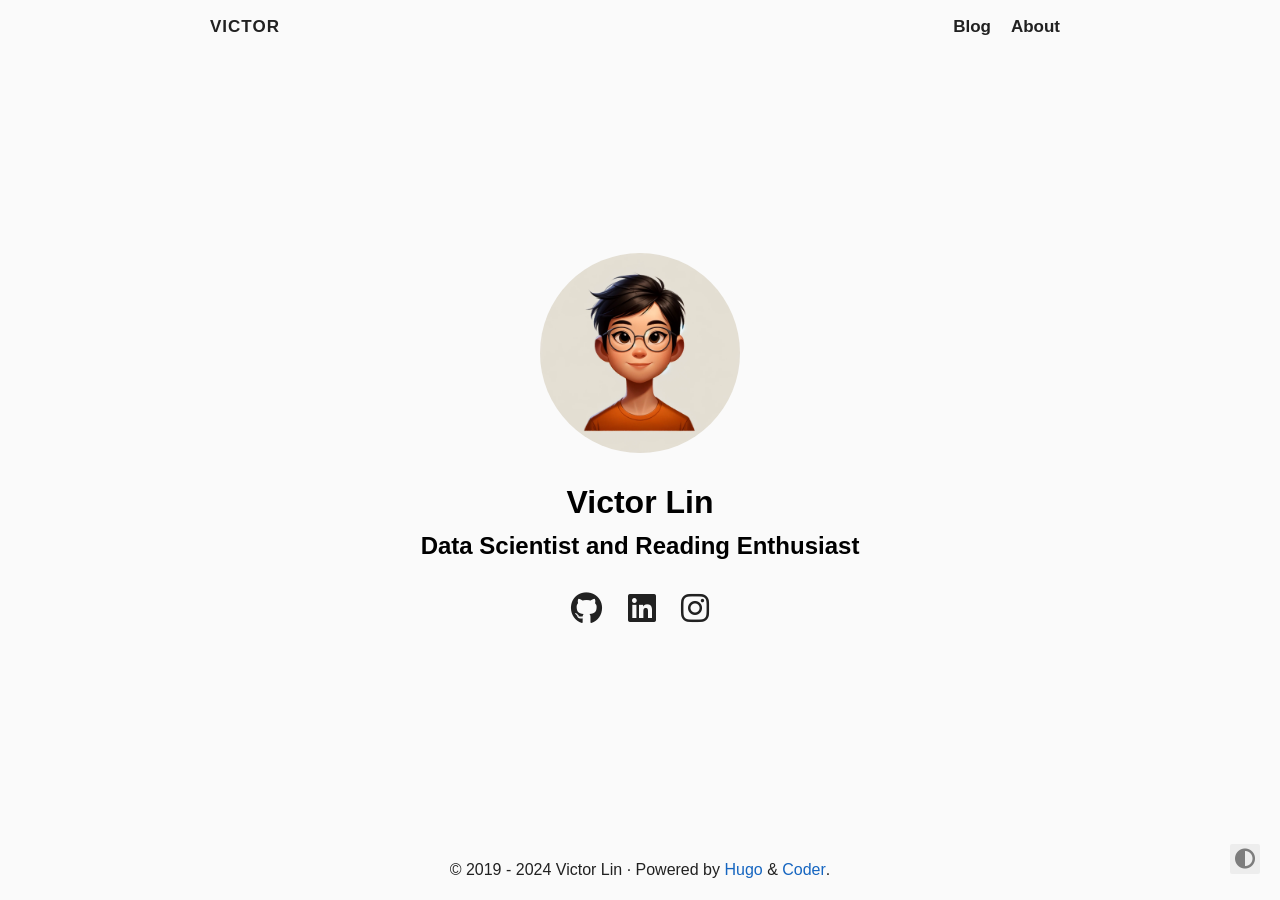
<file: index.html>
<!DOCTYPE html>
<html lang="en">

<head>
  <title>Victor</title>
  <meta charset="utf-8">
<meta name="viewport" content="width=device-width, initial-scale=1.0">
<meta name="color-scheme" content="light dark">




<meta name="author" content="Victor Lin">
<meta name="description" content="Victor Lin&#39;s personal website">
<meta name="keywords" content="blog,developer,personal">

<meta name="twitter:card" content="summary"/><meta name="twitter:title" content="Victor"/>
<meta name="twitter:description" content="Victor Lin&#39;s personal website"/>

<meta property="og:title" content="Victor" />
<meta property="og:description" content="Victor Lin&#39;s personal website" />
<meta property="og:type" content="website" />
<meta property="og:url" content="http://www.example.com/" />





<link rel="canonical" href="http://www.example.com/">


<link rel="preload" href="/fonts/fa-brands-400.woff2" as="font" type="font/woff2" crossorigin>
<link rel="preload" href="/fonts/fa-regular-400.woff2" as="font" type="font/woff2" crossorigin>
<link rel="preload" href="/fonts/fa-solid-900.woff2" as="font" type="font/woff2" crossorigin>


  
  
  <link rel="stylesheet" href="/css/coder.min.577e3c5ead537873430da16f0964b754a120fd87c4e2203a00686e7c75b51378.css" integrity="sha256-V348Xq1TeHNDDaFvCWS3VKEg/YfE4iA6AGhufHW1E3g=" crossorigin="anonymous" media="screen" />






  
    
    
    <link rel="stylesheet" href="/css/coder-dark.min.a00e6364bacbc8266ad1cc81230774a1397198f8cfb7bcba29b7d6fcb54ce57f.css" integrity="sha256-oA5jZLrLyCZq0cyBIwd0oTlxmPjPt7y6KbfW/LVM5X8=" crossorigin="anonymous" media="screen" />
  



 




<link rel="icon" type="image/svg+xml" href="/img/favicon.svg" sizes="any">
<link rel="icon" type="image/png" href="/img/favicon-32x32.png" sizes="32x32">
<link rel="icon" type="image/png" href="/img/favicon-16x16.png" sizes="16x16">

<link rel="apple-touch-icon" href="/images/apple-touch-icon.png">
<link rel="apple-touch-icon" sizes="180x180" href="/images/apple-touch-icon.png">

<link rel="manifest" href="/site.webmanifest">
<link rel="mask-icon" href="/images/safari-pinned-tab.svg" color="#5bbad5">


<link rel="alternate" type="application/rss+xml" href="/index.xml" title="Victor" />


<meta name="generator" content="Hugo 0.122.0">





</head>






<body class="preload-transitions colorscheme-auto">
  
<div class="float-container">
    <a id="dark-mode-toggle" class="colorscheme-toggle">
        <i class="fa-solid fa-adjust fa-fw" aria-hidden="true"></i>
    </a>
</div>


  <main class="wrapper">
    <nav class="navigation">
  <section class="container">
    <a class="navigation-title" href="/">
      Victor
    </a>
    
      <input type="checkbox" id="menu-toggle" />
      <label class="menu-button float-right" for="menu-toggle">
        <i class="fa-solid fa-bars fa-fw" aria-hidden="true"></i>
      </label>
      <ul class="navigation-list">
        
          
            <li class="navigation-item">
              <a class="navigation-link " href="/posts/">Blog</a>
            </li>
          
            <li class="navigation-item">
              <a class="navigation-link " href="/about/">About</a>
            </li>
          
        
        
      </ul>
    
  </section>
</nav>


    <div class="content">
      
  <section class="container centered">
  <div class="about">
    
  
    <div class="avatar"><img src="/images/avatar.png" alt="avatar"></div>
  




    <h1>Victor Lin</h1>

<h2>Data Scientist and Reading Enthusiast </h2>



    
<ul>
  
    
      <li>
        <a href="https://github.com/victor30518/" aria-label="Github"   >
          <i class="fa-brands fa-github fa-2x" aria-hidden="true"></i>
        </a>
      </li>
    
  
    
      <li>
        <a href="https://www.linkedin.com/in/victor30518/" aria-label="Linkedin"   >
          <i class="fa-brands fa-linkedin fa-2x" aria-hidden="true"></i>
        </a>
      </li>
    
  
    
      <li>
        <a href="https://www.instagram.com/victor30518/" aria-label="Instagram"   >
          <i class="fa-brands fa-instagram fa-2x" aria-hidden="true"></i>
        </a>
      </li>
    
  
</ul>

  </div>

  

</section>


    </div>

    <footer class="footer">
  <section class="container">
    ©
    
      2019 -
    
    2024
     Victor Lin 
    ·
    
    Powered by <a href="https://gohugo.io/" target="_blank" rel="noopener">Hugo</a> & <a href="https://github.com/luizdepra/hugo-coder/" target="_blank" rel="noopener">Coder</a>.
    
  </section>
</footer>

  </main>

  

  
  
  <script src="/js/coder.min.6ae284be93d2d19dad1f02b0039508d9aab3180a12a06dcc71b0b0ef7825a317.js" integrity="sha256-auKEvpPS0Z2tHwKwA5UI2aqzGAoSoG3McbCw73gloxc="></script>
  

  

  


  

  

  

  

  

  

  

  

  

  

  

  

  

  

  
</body>

</html>
</file>
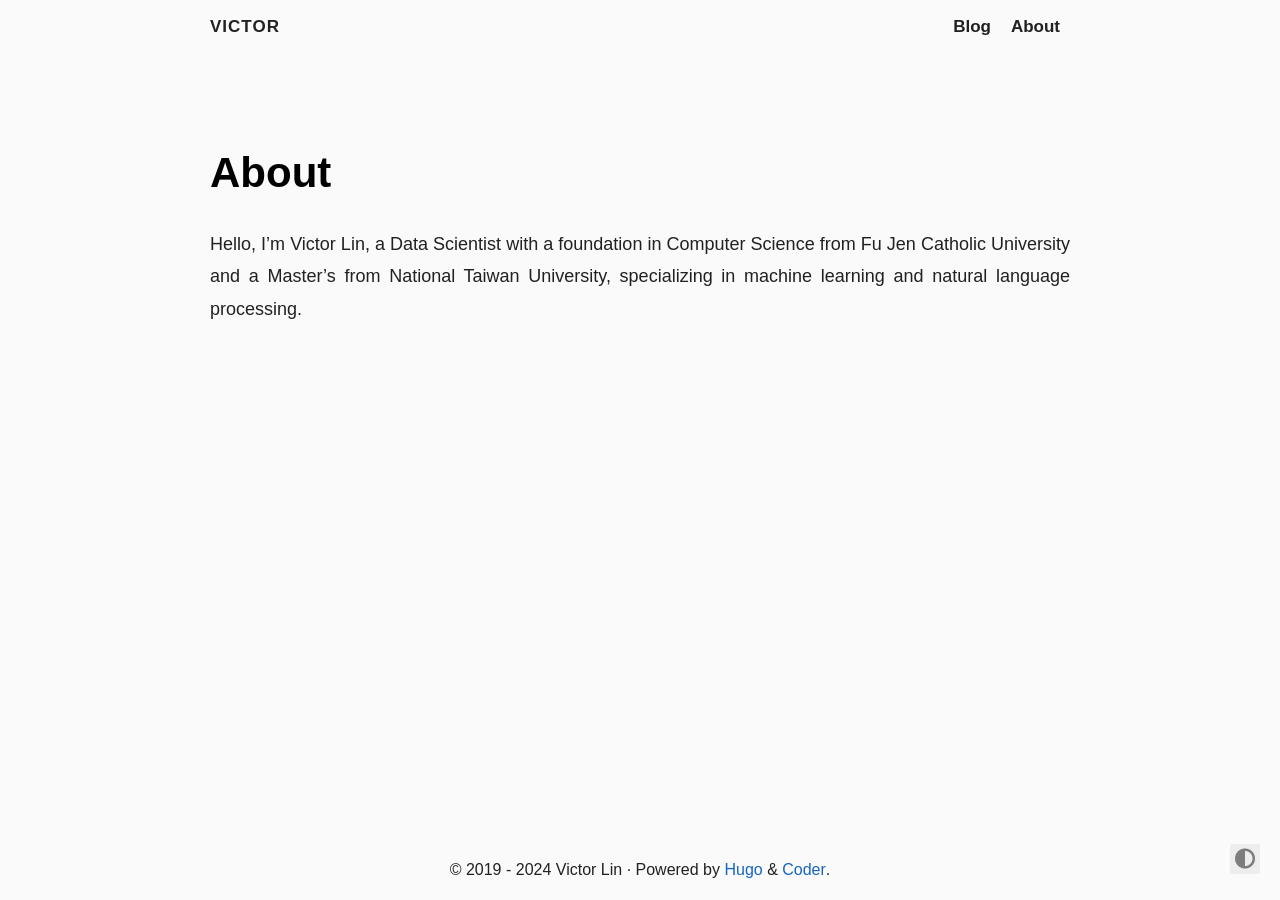
<file: about/index.html>
<!DOCTYPE html>
<html lang="en">

<head>
  <title>
  About · Victor
</title>
  <meta charset="utf-8">
<meta name="viewport" content="width=device-width, initial-scale=1.0">
<meta name="color-scheme" content="light dark">




<meta name="author" content="Victor Lin">
<meta name="description" content="Hugo, the world&#39;s fastest framework for building websites">
<meta name="keywords" content="blog,developer,personal">

<meta name="twitter:card" content="summary"/><meta name="twitter:title" content="About"/>
<meta name="twitter:description" content="Hugo, the world&#39;s fastest framework for building websites"/>

<meta property="og:title" content="About" />
<meta property="og:description" content="Hugo, the world&#39;s fastest framework for building websites" />
<meta property="og:type" content="article" />
<meta property="og:url" content="http://www.example.com/about/" /><meta property="article:section" content="" />
<meta property="article:published_time" content="2019-02-28T00:00:00+00:00" />
<meta property="article:modified_time" content="2019-02-28T00:00:00+00:00" />





<link rel="canonical" href="http://www.example.com/about/">


<link rel="preload" href="/fonts/fa-brands-400.woff2" as="font" type="font/woff2" crossorigin>
<link rel="preload" href="/fonts/fa-regular-400.woff2" as="font" type="font/woff2" crossorigin>
<link rel="preload" href="/fonts/fa-solid-900.woff2" as="font" type="font/woff2" crossorigin>


  
  
  <link rel="stylesheet" href="/css/coder.min.577e3c5ead537873430da16f0964b754a120fd87c4e2203a00686e7c75b51378.css" integrity="sha256-V348Xq1TeHNDDaFvCWS3VKEg/YfE4iA6AGhufHW1E3g=" crossorigin="anonymous" media="screen" />






  
    
    
    <link rel="stylesheet" href="/css/coder-dark.min.a00e6364bacbc8266ad1cc81230774a1397198f8cfb7bcba29b7d6fcb54ce57f.css" integrity="sha256-oA5jZLrLyCZq0cyBIwd0oTlxmPjPt7y6KbfW/LVM5X8=" crossorigin="anonymous" media="screen" />
  



 




<link rel="icon" type="image/svg+xml" href="/img/favicon.svg" sizes="any">
<link rel="icon" type="image/png" href="/img/favicon-32x32.png" sizes="32x32">
<link rel="icon" type="image/png" href="/img/favicon-16x16.png" sizes="16x16">

<link rel="apple-touch-icon" href="/images/apple-touch-icon.png">
<link rel="apple-touch-icon" sizes="180x180" href="/images/apple-touch-icon.png">

<link rel="manifest" href="/site.webmanifest">
<link rel="mask-icon" href="/images/safari-pinned-tab.svg" color="#5bbad5">









</head>






<body class="preload-transitions colorscheme-auto">
  
<div class="float-container">
    <a id="dark-mode-toggle" class="colorscheme-toggle">
        <i class="fa-solid fa-adjust fa-fw" aria-hidden="true"></i>
    </a>
</div>


  <main class="wrapper">
    <nav class="navigation">
  <section class="container">
    <a class="navigation-title" href="/">
      Victor
    </a>
    
      <input type="checkbox" id="menu-toggle" />
      <label class="menu-button float-right" for="menu-toggle">
        <i class="fa-solid fa-bars fa-fw" aria-hidden="true"></i>
      </label>
      <ul class="navigation-list">
        
          
            <li class="navigation-item">
              <a class="navigation-link " href="/posts/">Blog</a>
            </li>
          
            <li class="navigation-item">
              <a class="navigation-link " href="/about/">About</a>
            </li>
          
        
        
      </ul>
    
  </section>
</nav>


    <div class="content">
      
  <section class="container page">
  <article>
    <header>
      <h1 class="title">
        <a class="title-link" href="http://www.example.com/about/">
          About
        </a>
      </h1>
    </header>

    <p>Hello, I&rsquo;m Victor Lin, a Data Scientist with a foundation in Computer Science from Fu Jen Catholic University and a Master’s from National Taiwan University, specializing in machine learning and natural language processing.</p>

  </article>
</section>

  

    </div>

    <footer class="footer">
  <section class="container">
    ©
    
      2019 -
    
    2024
     Victor Lin 
    ·
    
    Powered by <a href="https://gohugo.io/" target="_blank" rel="noopener">Hugo</a> & <a href="https://github.com/luizdepra/hugo-coder/" target="_blank" rel="noopener">Coder</a>.
    
  </section>
</footer>

  </main>

  

  
  
  <script src="/js/coder.min.6ae284be93d2d19dad1f02b0039508d9aab3180a12a06dcc71b0b0ef7825a317.js" integrity="sha256-auKEvpPS0Z2tHwKwA5UI2aqzGAoSoG3McbCw73gloxc="></script>
  

  

  


  

  

  

  

  

  

  

  

  

  

  

  

  

  

  
</body>

</html>
</file>
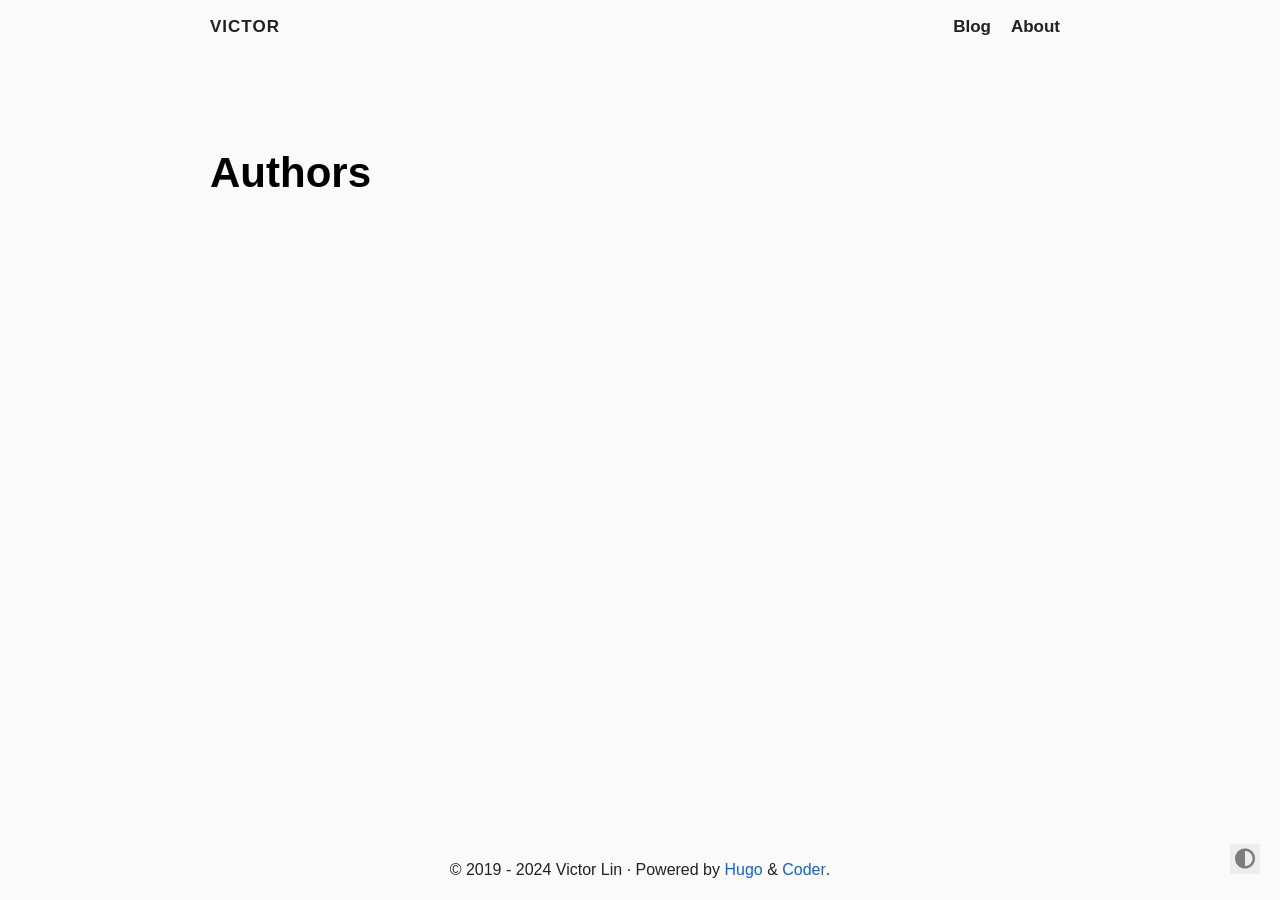
<file: authors/index.html>
<!DOCTYPE html>
<html lang="en">

<head>
  <title>Authors · Victor</title>
  <meta charset="utf-8">
<meta name="viewport" content="width=device-width, initial-scale=1.0">
<meta name="color-scheme" content="light dark">




<meta name="author" content="Victor Lin">
<meta name="description" content="Victor Lin&#39;s personal website">
<meta name="keywords" content="blog,developer,personal">

<meta name="twitter:card" content="summary"/><meta name="twitter:title" content="Authors"/>
<meta name="twitter:description" content="Victor Lin&#39;s personal website"/>

<meta property="og:title" content="Authors" />
<meta property="og:description" content="Victor Lin&#39;s personal website" />
<meta property="og:type" content="website" />
<meta property="og:url" content="http://www.example.com/authors/" />





<link rel="canonical" href="http://www.example.com/authors/">


<link rel="preload" href="/fonts/fa-brands-400.woff2" as="font" type="font/woff2" crossorigin>
<link rel="preload" href="/fonts/fa-regular-400.woff2" as="font" type="font/woff2" crossorigin>
<link rel="preload" href="/fonts/fa-solid-900.woff2" as="font" type="font/woff2" crossorigin>


  
  
  <link rel="stylesheet" href="/css/coder.min.577e3c5ead537873430da16f0964b754a120fd87c4e2203a00686e7c75b51378.css" integrity="sha256-V348Xq1TeHNDDaFvCWS3VKEg/YfE4iA6AGhufHW1E3g=" crossorigin="anonymous" media="screen" />






  
    
    
    <link rel="stylesheet" href="/css/coder-dark.min.a00e6364bacbc8266ad1cc81230774a1397198f8cfb7bcba29b7d6fcb54ce57f.css" integrity="sha256-oA5jZLrLyCZq0cyBIwd0oTlxmPjPt7y6KbfW/LVM5X8=" crossorigin="anonymous" media="screen" />
  



 




<link rel="icon" type="image/svg+xml" href="/img/favicon.svg" sizes="any">
<link rel="icon" type="image/png" href="/img/favicon-32x32.png" sizes="32x32">
<link rel="icon" type="image/png" href="/img/favicon-16x16.png" sizes="16x16">

<link rel="apple-touch-icon" href="/images/apple-touch-icon.png">
<link rel="apple-touch-icon" sizes="180x180" href="/images/apple-touch-icon.png">

<link rel="manifest" href="/site.webmanifest">
<link rel="mask-icon" href="/images/safari-pinned-tab.svg" color="#5bbad5">


<link rel="alternate" type="application/rss+xml" href="/authors/index.xml" title="Victor" />







</head>






<body class="preload-transitions colorscheme-auto">
  
<div class="float-container">
    <a id="dark-mode-toggle" class="colorscheme-toggle">
        <i class="fa-solid fa-adjust fa-fw" aria-hidden="true"></i>
    </a>
</div>


  <main class="wrapper">
    <nav class="navigation">
  <section class="container">
    <a class="navigation-title" href="/">
      Victor
    </a>
    
      <input type="checkbox" id="menu-toggle" />
      <label class="menu-button float-right" for="menu-toggle">
        <i class="fa-solid fa-bars fa-fw" aria-hidden="true"></i>
      </label>
      <ul class="navigation-list">
        
          
            <li class="navigation-item">
              <a class="navigation-link " href="/posts/">Blog</a>
            </li>
          
            <li class="navigation-item">
              <a class="navigation-link " href="/about/">About</a>
            </li>
          
        
        
      </ul>
    
  </section>
</nav>


    <div class="content">
      
  <section class="container taxonomy">
  <header>
    <h1 class="title">
      <a class="title-link" href="http://www.example.com/authors/">Authors</a>
    </h1>
  </header>
  
  <ul>
    
    
  </ul>
</section>


    </div>

    <footer class="footer">
  <section class="container">
    ©
    
      2019 -
    
    2024
     Victor Lin 
    ·
    
    Powered by <a href="https://gohugo.io/" target="_blank" rel="noopener">Hugo</a> & <a href="https://github.com/luizdepra/hugo-coder/" target="_blank" rel="noopener">Coder</a>.
    
  </section>
</footer>

  </main>

  

  
  
  <script src="/js/coder.min.6ae284be93d2d19dad1f02b0039508d9aab3180a12a06dcc71b0b0ef7825a317.js" integrity="sha256-auKEvpPS0Z2tHwKwA5UI2aqzGAoSoG3McbCw73gloxc="></script>
  

  

  


  

  

  

  

  

  

  

  

  

  

  

  

  

  

  
</body>

</html>
</file>
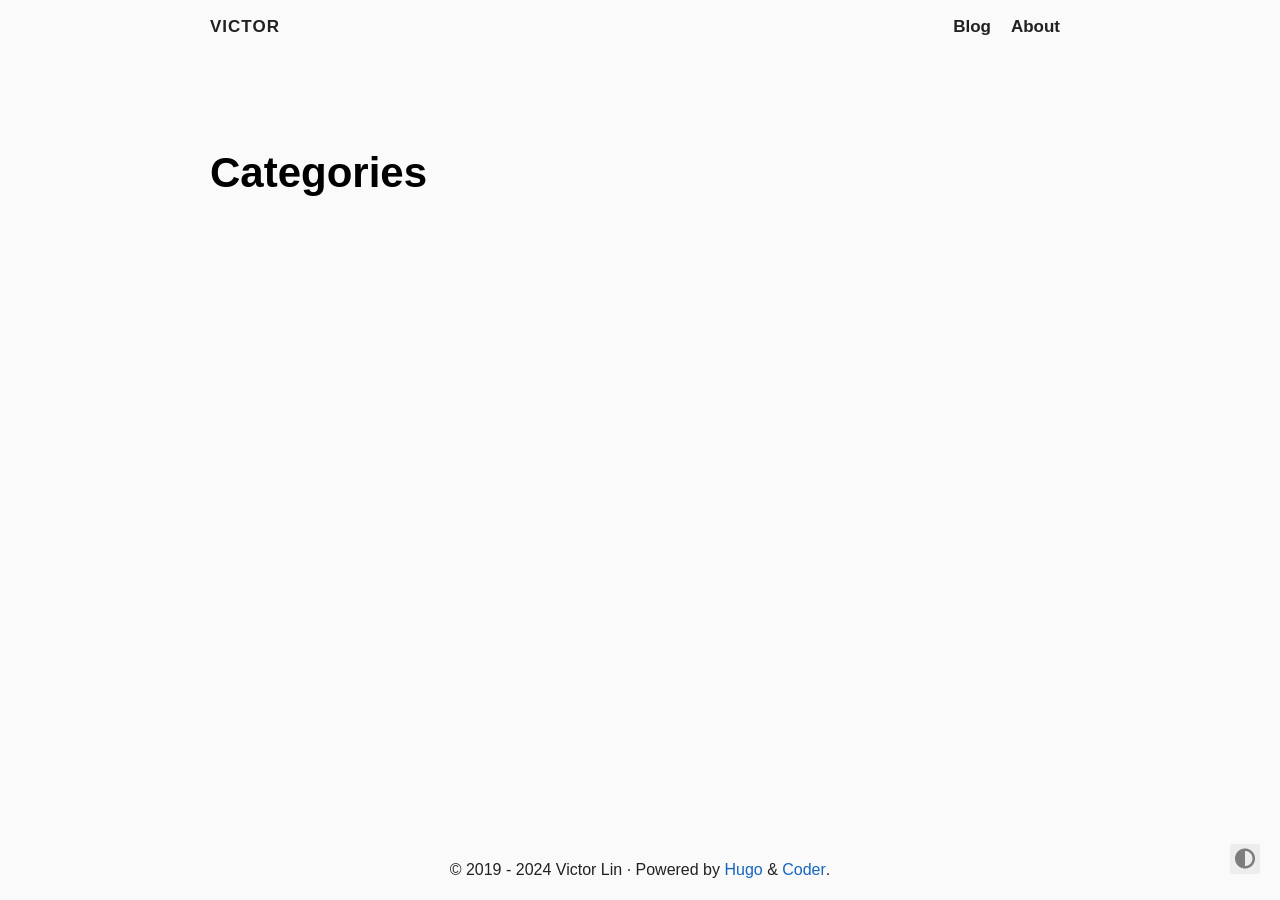
<file: categories/index.html>
<!DOCTYPE html>
<html lang="en">

<head>
  <title>Categories · Victor</title>
  <meta charset="utf-8">
<meta name="viewport" content="width=device-width, initial-scale=1.0">
<meta name="color-scheme" content="light dark">




<meta name="author" content="Victor Lin">
<meta name="description" content="Victor Lin&#39;s personal website">
<meta name="keywords" content="blog,developer,personal">

<meta name="twitter:card" content="summary"/><meta name="twitter:title" content="Categories"/>
<meta name="twitter:description" content="Victor Lin&#39;s personal website"/>

<meta property="og:title" content="Categories" />
<meta property="og:description" content="Victor Lin&#39;s personal website" />
<meta property="og:type" content="website" />
<meta property="og:url" content="http://www.example.com/categories/" />





<link rel="canonical" href="http://www.example.com/categories/">


<link rel="preload" href="/fonts/fa-brands-400.woff2" as="font" type="font/woff2" crossorigin>
<link rel="preload" href="/fonts/fa-regular-400.woff2" as="font" type="font/woff2" crossorigin>
<link rel="preload" href="/fonts/fa-solid-900.woff2" as="font" type="font/woff2" crossorigin>


  
  
  <link rel="stylesheet" href="/css/coder.min.577e3c5ead537873430da16f0964b754a120fd87c4e2203a00686e7c75b51378.css" integrity="sha256-V348Xq1TeHNDDaFvCWS3VKEg/YfE4iA6AGhufHW1E3g=" crossorigin="anonymous" media="screen" />






  
    
    
    <link rel="stylesheet" href="/css/coder-dark.min.a00e6364bacbc8266ad1cc81230774a1397198f8cfb7bcba29b7d6fcb54ce57f.css" integrity="sha256-oA5jZLrLyCZq0cyBIwd0oTlxmPjPt7y6KbfW/LVM5X8=" crossorigin="anonymous" media="screen" />
  



 




<link rel="icon" type="image/svg+xml" href="/img/favicon.svg" sizes="any">
<link rel="icon" type="image/png" href="/img/favicon-32x32.png" sizes="32x32">
<link rel="icon" type="image/png" href="/img/favicon-16x16.png" sizes="16x16">

<link rel="apple-touch-icon" href="/images/apple-touch-icon.png">
<link rel="apple-touch-icon" sizes="180x180" href="/images/apple-touch-icon.png">

<link rel="manifest" href="/site.webmanifest">
<link rel="mask-icon" href="/images/safari-pinned-tab.svg" color="#5bbad5">


<link rel="alternate" type="application/rss+xml" href="/categories/index.xml" title="Victor" />







</head>






<body class="preload-transitions colorscheme-auto">
  
<div class="float-container">
    <a id="dark-mode-toggle" class="colorscheme-toggle">
        <i class="fa-solid fa-adjust fa-fw" aria-hidden="true"></i>
    </a>
</div>


  <main class="wrapper">
    <nav class="navigation">
  <section class="container">
    <a class="navigation-title" href="/">
      Victor
    </a>
    
      <input type="checkbox" id="menu-toggle" />
      <label class="menu-button float-right" for="menu-toggle">
        <i class="fa-solid fa-bars fa-fw" aria-hidden="true"></i>
      </label>
      <ul class="navigation-list">
        
          
            <li class="navigation-item">
              <a class="navigation-link " href="/posts/">Blog</a>
            </li>
          
            <li class="navigation-item">
              <a class="navigation-link " href="/about/">About</a>
            </li>
          
        
        
      </ul>
    
  </section>
</nav>


    <div class="content">
      
  <section class="container taxonomy">
  <header>
    <h1 class="title">
      <a class="title-link" href="http://www.example.com/categories/">Categories</a>
    </h1>
  </header>
  
  <ul>
    
    
  </ul>
</section>


    </div>

    <footer class="footer">
  <section class="container">
    ©
    
      2019 -
    
    2024
     Victor Lin 
    ·
    
    Powered by <a href="https://gohugo.io/" target="_blank" rel="noopener">Hugo</a> & <a href="https://github.com/luizdepra/hugo-coder/" target="_blank" rel="noopener">Coder</a>.
    
  </section>
</footer>

  </main>

  

  
  
  <script src="/js/coder.min.6ae284be93d2d19dad1f02b0039508d9aab3180a12a06dcc71b0b0ef7825a317.js" integrity="sha256-auKEvpPS0Z2tHwKwA5UI2aqzGAoSoG3McbCw73gloxc="></script>
  

  

  


  

  

  

  

  

  

  

  

  

  

  

  

  

  

  
</body>

</html>
</file>
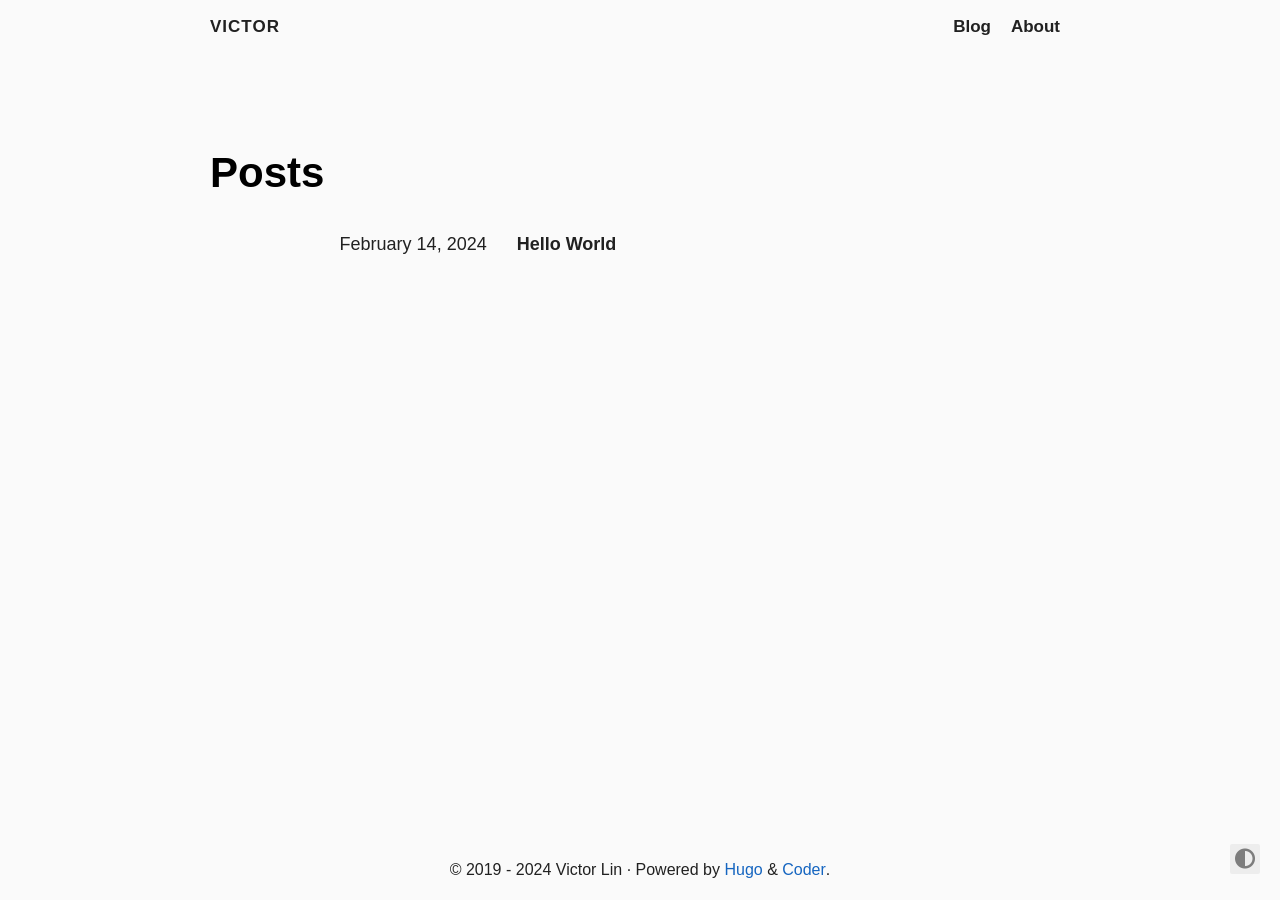
<file: posts/index.html>
<!DOCTYPE html>
<html lang="en">

<head>
  <title>
  Posts · Victor
</title>
  <meta charset="utf-8">
<meta name="viewport" content="width=device-width, initial-scale=1.0">
<meta name="color-scheme" content="light dark">




<meta name="author" content="Victor Lin">
<meta name="description" content="Victor Lin&#39;s personal website">
<meta name="keywords" content="blog,developer,personal">

<meta name="twitter:card" content="summary"/><meta name="twitter:title" content="Posts"/>
<meta name="twitter:description" content="Victor Lin&#39;s personal website"/>

<meta property="og:title" content="Posts" />
<meta property="og:description" content="Victor Lin&#39;s personal website" />
<meta property="og:type" content="website" />
<meta property="og:url" content="http://www.example.com/posts/" />





<link rel="canonical" href="http://www.example.com/posts/">


<link rel="preload" href="/fonts/fa-brands-400.woff2" as="font" type="font/woff2" crossorigin>
<link rel="preload" href="/fonts/fa-regular-400.woff2" as="font" type="font/woff2" crossorigin>
<link rel="preload" href="/fonts/fa-solid-900.woff2" as="font" type="font/woff2" crossorigin>


  
  
  <link rel="stylesheet" href="/css/coder.min.577e3c5ead537873430da16f0964b754a120fd87c4e2203a00686e7c75b51378.css" integrity="sha256-V348Xq1TeHNDDaFvCWS3VKEg/YfE4iA6AGhufHW1E3g=" crossorigin="anonymous" media="screen" />






  
    
    
    <link rel="stylesheet" href="/css/coder-dark.min.a00e6364bacbc8266ad1cc81230774a1397198f8cfb7bcba29b7d6fcb54ce57f.css" integrity="sha256-oA5jZLrLyCZq0cyBIwd0oTlxmPjPt7y6KbfW/LVM5X8=" crossorigin="anonymous" media="screen" />
  



 




<link rel="icon" type="image/svg+xml" href="/img/favicon.svg" sizes="any">
<link rel="icon" type="image/png" href="/img/favicon-32x32.png" sizes="32x32">
<link rel="icon" type="image/png" href="/img/favicon-16x16.png" sizes="16x16">

<link rel="apple-touch-icon" href="/images/apple-touch-icon.png">
<link rel="apple-touch-icon" sizes="180x180" href="/images/apple-touch-icon.png">

<link rel="manifest" href="/site.webmanifest">
<link rel="mask-icon" href="/images/safari-pinned-tab.svg" color="#5bbad5">


<link rel="alternate" type="application/rss+xml" href="/posts/index.xml" title="Victor" />







</head>






<body class="preload-transitions colorscheme-auto">
  
<div class="float-container">
    <a id="dark-mode-toggle" class="colorscheme-toggle">
        <i class="fa-solid fa-adjust fa-fw" aria-hidden="true"></i>
    </a>
</div>


  <main class="wrapper">
    <nav class="navigation">
  <section class="container">
    <a class="navigation-title" href="/">
      Victor
    </a>
    
      <input type="checkbox" id="menu-toggle" />
      <label class="menu-button float-right" for="menu-toggle">
        <i class="fa-solid fa-bars fa-fw" aria-hidden="true"></i>
      </label>
      <ul class="navigation-list">
        
          
            <li class="navigation-item">
              <a class="navigation-link " href="/posts/">Blog</a>
            </li>
          
            <li class="navigation-item">
              <a class="navigation-link " href="/about/">About</a>
            </li>
          
        
        
      </ul>
    
  </section>
</nav>


    <div class="content">
      
  <section class="container list">
    <header>
      <h1 class="title">
        <a class="title-link" href="http://www.example.com/posts/">
          Posts
        </a>
      </h1>
    </header>
    
    <ul><li>
  <span class="date">February 14, 2024</span>
  <a class="title" href="/posts/helloworld/">Hello World</a>
</li>
</ul>

    






  </section>

    </div>

    <footer class="footer">
  <section class="container">
    ©
    
      2019 -
    
    2024
     Victor Lin 
    ·
    
    Powered by <a href="https://gohugo.io/" target="_blank" rel="noopener">Hugo</a> & <a href="https://github.com/luizdepra/hugo-coder/" target="_blank" rel="noopener">Coder</a>.
    
  </section>
</footer>

  </main>

  

  
  
  <script src="/js/coder.min.6ae284be93d2d19dad1f02b0039508d9aab3180a12a06dcc71b0b0ef7825a317.js" integrity="sha256-auKEvpPS0Z2tHwKwA5UI2aqzGAoSoG3McbCw73gloxc="></script>
  

  

  


  

  

  

  

  

  

  

  

  

  

  

  

  

  

  
</body>

</html>
</file>
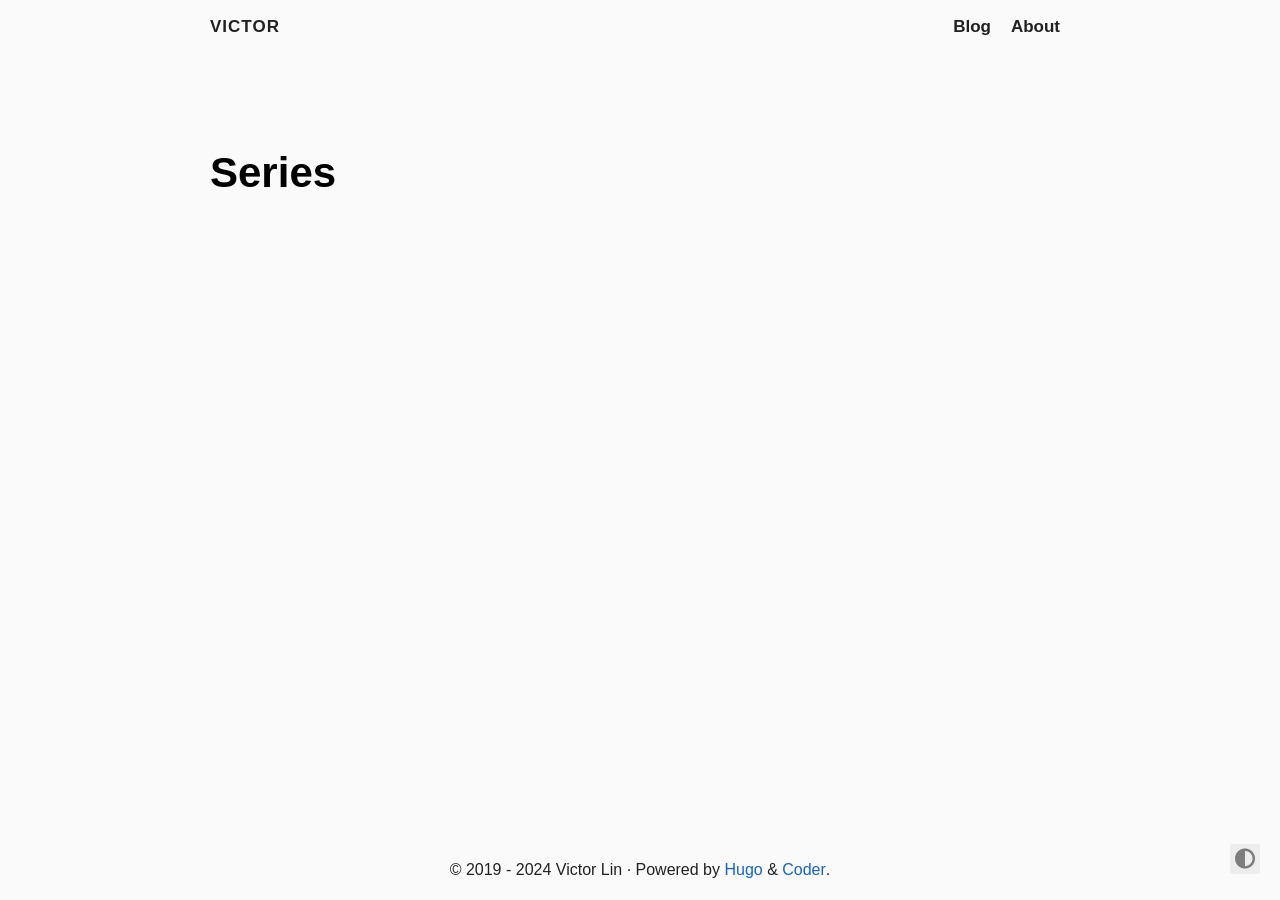
<file: series/index.html>
<!DOCTYPE html>
<html lang="en">

<head>
  <title>Series · Victor</title>
  <meta charset="utf-8">
<meta name="viewport" content="width=device-width, initial-scale=1.0">
<meta name="color-scheme" content="light dark">




<meta name="author" content="Victor Lin">
<meta name="description" content="Victor Lin&#39;s personal website">
<meta name="keywords" content="blog,developer,personal">

<meta name="twitter:card" content="summary"/><meta name="twitter:title" content="Series"/>
<meta name="twitter:description" content="Victor Lin&#39;s personal website"/>

<meta property="og:title" content="Series" />
<meta property="og:description" content="Victor Lin&#39;s personal website" />
<meta property="og:type" content="website" />
<meta property="og:url" content="http://www.example.com/series/" />





<link rel="canonical" href="http://www.example.com/series/">


<link rel="preload" href="/fonts/fa-brands-400.woff2" as="font" type="font/woff2" crossorigin>
<link rel="preload" href="/fonts/fa-regular-400.woff2" as="font" type="font/woff2" crossorigin>
<link rel="preload" href="/fonts/fa-solid-900.woff2" as="font" type="font/woff2" crossorigin>


  
  
  <link rel="stylesheet" href="/css/coder.min.577e3c5ead537873430da16f0964b754a120fd87c4e2203a00686e7c75b51378.css" integrity="sha256-V348Xq1TeHNDDaFvCWS3VKEg/YfE4iA6AGhufHW1E3g=" crossorigin="anonymous" media="screen" />






  
    
    
    <link rel="stylesheet" href="/css/coder-dark.min.a00e6364bacbc8266ad1cc81230774a1397198f8cfb7bcba29b7d6fcb54ce57f.css" integrity="sha256-oA5jZLrLyCZq0cyBIwd0oTlxmPjPt7y6KbfW/LVM5X8=" crossorigin="anonymous" media="screen" />
  



 




<link rel="icon" type="image/svg+xml" href="/img/favicon.svg" sizes="any">
<link rel="icon" type="image/png" href="/img/favicon-32x32.png" sizes="32x32">
<link rel="icon" type="image/png" href="/img/favicon-16x16.png" sizes="16x16">

<link rel="apple-touch-icon" href="/images/apple-touch-icon.png">
<link rel="apple-touch-icon" sizes="180x180" href="/images/apple-touch-icon.png">

<link rel="manifest" href="/site.webmanifest">
<link rel="mask-icon" href="/images/safari-pinned-tab.svg" color="#5bbad5">


<link rel="alternate" type="application/rss+xml" href="/series/index.xml" title="Victor" />







</head>






<body class="preload-transitions colorscheme-auto">
  
<div class="float-container">
    <a id="dark-mode-toggle" class="colorscheme-toggle">
        <i class="fa-solid fa-adjust fa-fw" aria-hidden="true"></i>
    </a>
</div>


  <main class="wrapper">
    <nav class="navigation">
  <section class="container">
    <a class="navigation-title" href="/">
      Victor
    </a>
    
      <input type="checkbox" id="menu-toggle" />
      <label class="menu-button float-right" for="menu-toggle">
        <i class="fa-solid fa-bars fa-fw" aria-hidden="true"></i>
      </label>
      <ul class="navigation-list">
        
          
            <li class="navigation-item">
              <a class="navigation-link " href="/posts/">Blog</a>
            </li>
          
            <li class="navigation-item">
              <a class="navigation-link " href="/about/">About</a>
            </li>
          
        
        
      </ul>
    
  </section>
</nav>


    <div class="content">
      
  <section class="container taxonomy">
  <header>
    <h1 class="title">
      <a class="title-link" href="http://www.example.com/series/">Series</a>
    </h1>
  </header>
  
  <ul>
    
    
  </ul>
</section>


    </div>

    <footer class="footer">
  <section class="container">
    ©
    
      2019 -
    
    2024
     Victor Lin 
    ·
    
    Powered by <a href="https://gohugo.io/" target="_blank" rel="noopener">Hugo</a> & <a href="https://github.com/luizdepra/hugo-coder/" target="_blank" rel="noopener">Coder</a>.
    
  </section>
</footer>

  </main>

  

  
  
  <script src="/js/coder.min.6ae284be93d2d19dad1f02b0039508d9aab3180a12a06dcc71b0b0ef7825a317.js" integrity="sha256-auKEvpPS0Z2tHwKwA5UI2aqzGAoSoG3McbCw73gloxc="></script>
  

  

  


  

  

  

  

  

  

  

  

  

  

  

  

  

  

  
</body>

</html>
</file>
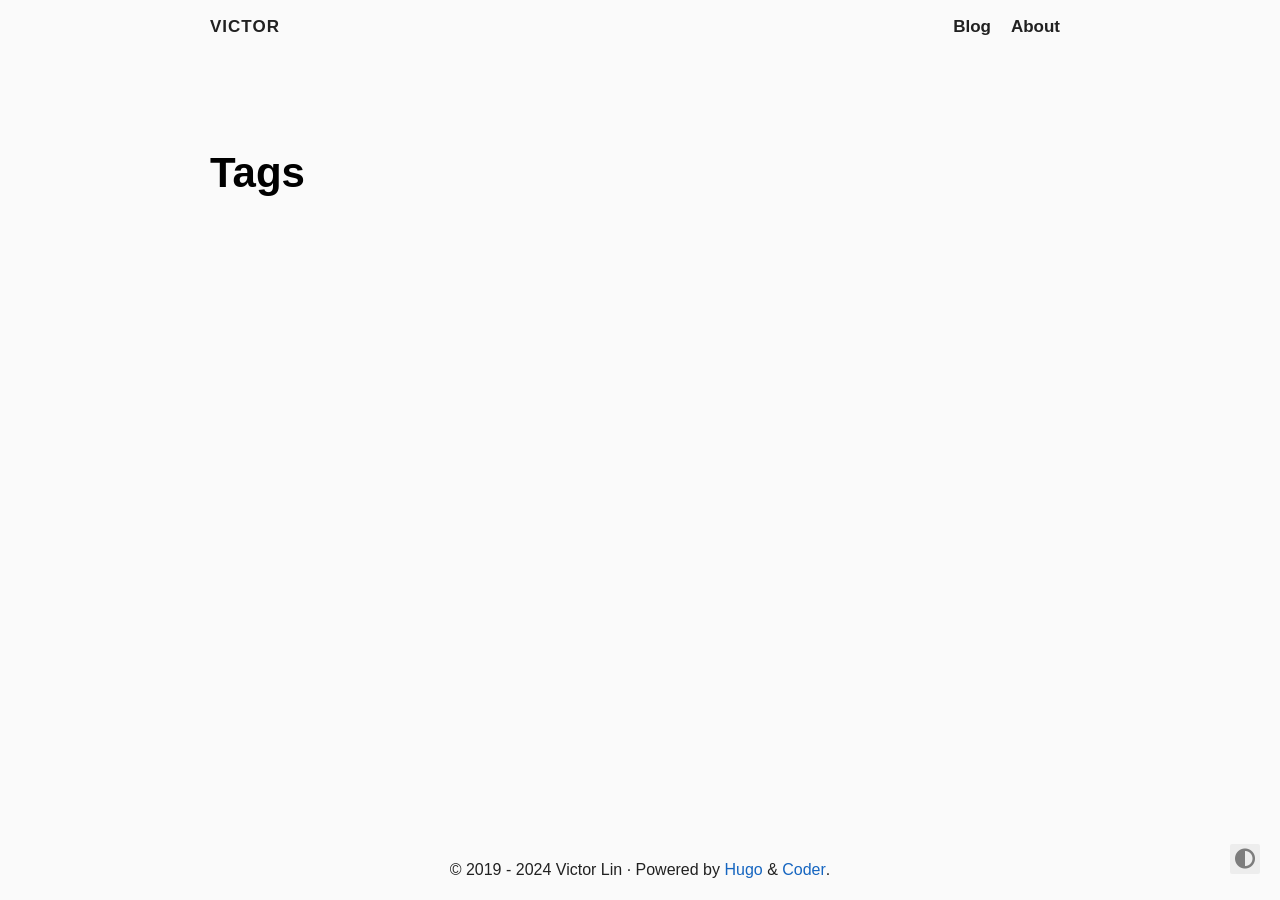
<file: tags/index.html>
<!DOCTYPE html>
<html lang="en">

<head>
  <title>Tags · Victor</title>
  <meta charset="utf-8">
<meta name="viewport" content="width=device-width, initial-scale=1.0">
<meta name="color-scheme" content="light dark">




<meta name="author" content="Victor Lin">
<meta name="description" content="Victor Lin&#39;s personal website">
<meta name="keywords" content="blog,developer,personal">

<meta name="twitter:card" content="summary"/><meta name="twitter:title" content="Tags"/>
<meta name="twitter:description" content="Victor Lin&#39;s personal website"/>

<meta property="og:title" content="Tags" />
<meta property="og:description" content="Victor Lin&#39;s personal website" />
<meta property="og:type" content="website" />
<meta property="og:url" content="http://www.example.com/tags/" />





<link rel="canonical" href="http://www.example.com/tags/">


<link rel="preload" href="/fonts/fa-brands-400.woff2" as="font" type="font/woff2" crossorigin>
<link rel="preload" href="/fonts/fa-regular-400.woff2" as="font" type="font/woff2" crossorigin>
<link rel="preload" href="/fonts/fa-solid-900.woff2" as="font" type="font/woff2" crossorigin>


  
  
  <link rel="stylesheet" href="/css/coder.min.577e3c5ead537873430da16f0964b754a120fd87c4e2203a00686e7c75b51378.css" integrity="sha256-V348Xq1TeHNDDaFvCWS3VKEg/YfE4iA6AGhufHW1E3g=" crossorigin="anonymous" media="screen" />






  
    
    
    <link rel="stylesheet" href="/css/coder-dark.min.a00e6364bacbc8266ad1cc81230774a1397198f8cfb7bcba29b7d6fcb54ce57f.css" integrity="sha256-oA5jZLrLyCZq0cyBIwd0oTlxmPjPt7y6KbfW/LVM5X8=" crossorigin="anonymous" media="screen" />
  



 




<link rel="icon" type="image/svg+xml" href="/img/favicon.svg" sizes="any">
<link rel="icon" type="image/png" href="/img/favicon-32x32.png" sizes="32x32">
<link rel="icon" type="image/png" href="/img/favicon-16x16.png" sizes="16x16">

<link rel="apple-touch-icon" href="/images/apple-touch-icon.png">
<link rel="apple-touch-icon" sizes="180x180" href="/images/apple-touch-icon.png">

<link rel="manifest" href="/site.webmanifest">
<link rel="mask-icon" href="/images/safari-pinned-tab.svg" color="#5bbad5">


<link rel="alternate" type="application/rss+xml" href="/tags/index.xml" title="Victor" />







</head>






<body class="preload-transitions colorscheme-auto">
  
<div class="float-container">
    <a id="dark-mode-toggle" class="colorscheme-toggle">
        <i class="fa-solid fa-adjust fa-fw" aria-hidden="true"></i>
    </a>
</div>


  <main class="wrapper">
    <nav class="navigation">
  <section class="container">
    <a class="navigation-title" href="/">
      Victor
    </a>
    
      <input type="checkbox" id="menu-toggle" />
      <label class="menu-button float-right" for="menu-toggle">
        <i class="fa-solid fa-bars fa-fw" aria-hidden="true"></i>
      </label>
      <ul class="navigation-list">
        
          
            <li class="navigation-item">
              <a class="navigation-link " href="/posts/">Blog</a>
            </li>
          
            <li class="navigation-item">
              <a class="navigation-link " href="/about/">About</a>
            </li>
          
        
        
      </ul>
    
  </section>
</nav>


    <div class="content">
      
  <section class="container taxonomy">
  <header>
    <h1 class="title">
      <a class="title-link" href="http://www.example.com/tags/">Tags</a>
    </h1>
  </header>
  
  <ul>
    
    
  </ul>
</section>


    </div>

    <footer class="footer">
  <section class="container">
    ©
    
      2019 -
    
    2024
     Victor Lin 
    ·
    
    Powered by <a href="https://gohugo.io/" target="_blank" rel="noopener">Hugo</a> & <a href="https://github.com/luizdepra/hugo-coder/" target="_blank" rel="noopener">Coder</a>.
    
  </section>
</footer>

  </main>

  

  
  
  <script src="/js/coder.min.6ae284be93d2d19dad1f02b0039508d9aab3180a12a06dcc71b0b0ef7825a317.js" integrity="sha256-auKEvpPS0Z2tHwKwA5UI2aqzGAoSoG3McbCw73gloxc="></script>
  

  

  


  

  

  

  

  

  

  

  

  

  

  

  

  

  

  
</body>

</html>
</file>
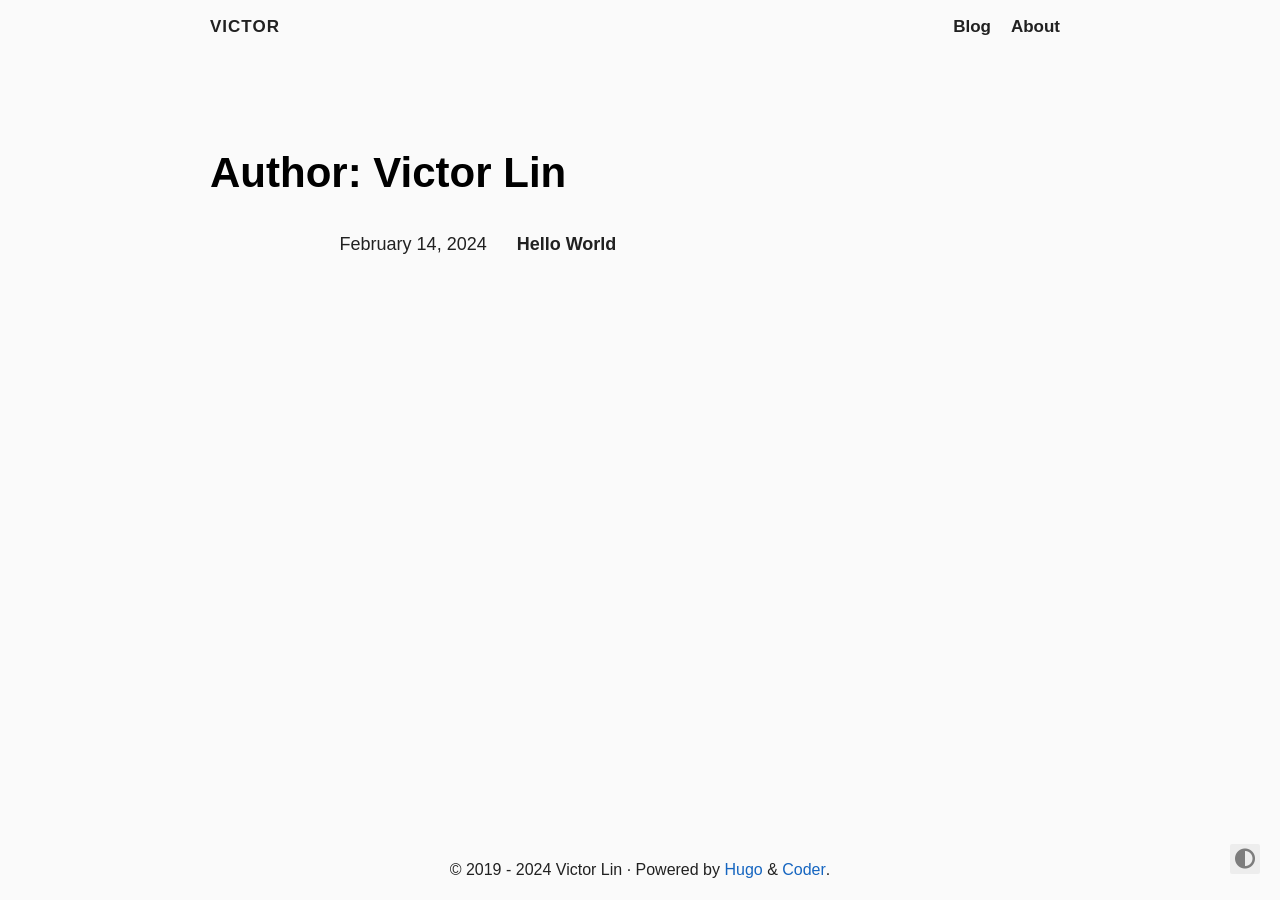
<file: authors/victor-lin/index.html>
<!DOCTYPE html>
<html lang="en">

<head>
  <title>Author: Victor Lin · Victor</title>
  <meta charset="utf-8">
<meta name="viewport" content="width=device-width, initial-scale=1.0">
<meta name="color-scheme" content="light dark">




<meta name="author" content="Victor Lin">
<meta name="description" content="Victor Lin&#39;s personal website">
<meta name="keywords" content="blog,developer,personal">

<meta name="twitter:card" content="summary"/><meta name="twitter:title" content="Victor Lin"/>
<meta name="twitter:description" content="Victor Lin&#39;s personal website"/>

<meta property="og:title" content="Victor Lin" />
<meta property="og:description" content="Victor Lin&#39;s personal website" />
<meta property="og:type" content="website" />
<meta property="og:url" content="http://www.example.com/authors/victor-lin/" />





<link rel="canonical" href="http://www.example.com/authors/victor-lin/">


<link rel="preload" href="/fonts/fa-brands-400.woff2" as="font" type="font/woff2" crossorigin>
<link rel="preload" href="/fonts/fa-regular-400.woff2" as="font" type="font/woff2" crossorigin>
<link rel="preload" href="/fonts/fa-solid-900.woff2" as="font" type="font/woff2" crossorigin>


  
  
  <link rel="stylesheet" href="/css/coder.min.577e3c5ead537873430da16f0964b754a120fd87c4e2203a00686e7c75b51378.css" integrity="sha256-V348Xq1TeHNDDaFvCWS3VKEg/YfE4iA6AGhufHW1E3g=" crossorigin="anonymous" media="screen" />






  
    
    
    <link rel="stylesheet" href="/css/coder-dark.min.a00e6364bacbc8266ad1cc81230774a1397198f8cfb7bcba29b7d6fcb54ce57f.css" integrity="sha256-oA5jZLrLyCZq0cyBIwd0oTlxmPjPt7y6KbfW/LVM5X8=" crossorigin="anonymous" media="screen" />
  



 




<link rel="icon" type="image/svg+xml" href="/img/favicon.svg" sizes="any">
<link rel="icon" type="image/png" href="/img/favicon-32x32.png" sizes="32x32">
<link rel="icon" type="image/png" href="/img/favicon-16x16.png" sizes="16x16">

<link rel="apple-touch-icon" href="/images/apple-touch-icon.png">
<link rel="apple-touch-icon" sizes="180x180" href="/images/apple-touch-icon.png">

<link rel="manifest" href="/site.webmanifest">
<link rel="mask-icon" href="/images/safari-pinned-tab.svg" color="#5bbad5">


<link rel="alternate" type="application/rss+xml" href="/authors/victor-lin/index.xml" title="Victor" />







</head>






<body class="preload-transitions colorscheme-auto">
  
<div class="float-container">
    <a id="dark-mode-toggle" class="colorscheme-toggle">
        <i class="fa-solid fa-adjust fa-fw" aria-hidden="true"></i>
    </a>
</div>


  <main class="wrapper">
    <nav class="navigation">
  <section class="container">
    <a class="navigation-title" href="/">
      Victor
    </a>
    
      <input type="checkbox" id="menu-toggle" />
      <label class="menu-button float-right" for="menu-toggle">
        <i class="fa-solid fa-bars fa-fw" aria-hidden="true"></i>
      </label>
      <ul class="navigation-list">
        
          
            <li class="navigation-item">
              <a class="navigation-link " href="/posts/">Blog</a>
            </li>
          
            <li class="navigation-item">
              <a class="navigation-link " href="/about/">About</a>
            </li>
          
        
        
      </ul>
    
  </section>
</nav>


    <div class="content">
      
  <section class="container list">
  <header>
    <h1 class="title">
      <a class="title-link" href="http://www.example.com/authors/victor-lin/">Author: Victor Lin</a>
    </h1>
  </header>
  
  <ul>
    
    <li>
      <span class="date">February 14, 2024</span>
      <a class="title" href="/posts/helloworld/">Hello World</a>
    </li>
    
  </ul>
  






</section>


    </div>

    <footer class="footer">
  <section class="container">
    ©
    
      2019 -
    
    2024
     Victor Lin 
    ·
    
    Powered by <a href="https://gohugo.io/" target="_blank" rel="noopener">Hugo</a> & <a href="https://github.com/luizdepra/hugo-coder/" target="_blank" rel="noopener">Coder</a>.
    
  </section>
</footer>

  </main>

  

  
  
  <script src="/js/coder.min.6ae284be93d2d19dad1f02b0039508d9aab3180a12a06dcc71b0b0ef7825a317.js" integrity="sha256-auKEvpPS0Z2tHwKwA5UI2aqzGAoSoG3McbCw73gloxc="></script>
  

  

  


  

  

  

  

  

  

  

  

  

  

  

  

  

  

  
</body>

</html>
</file>
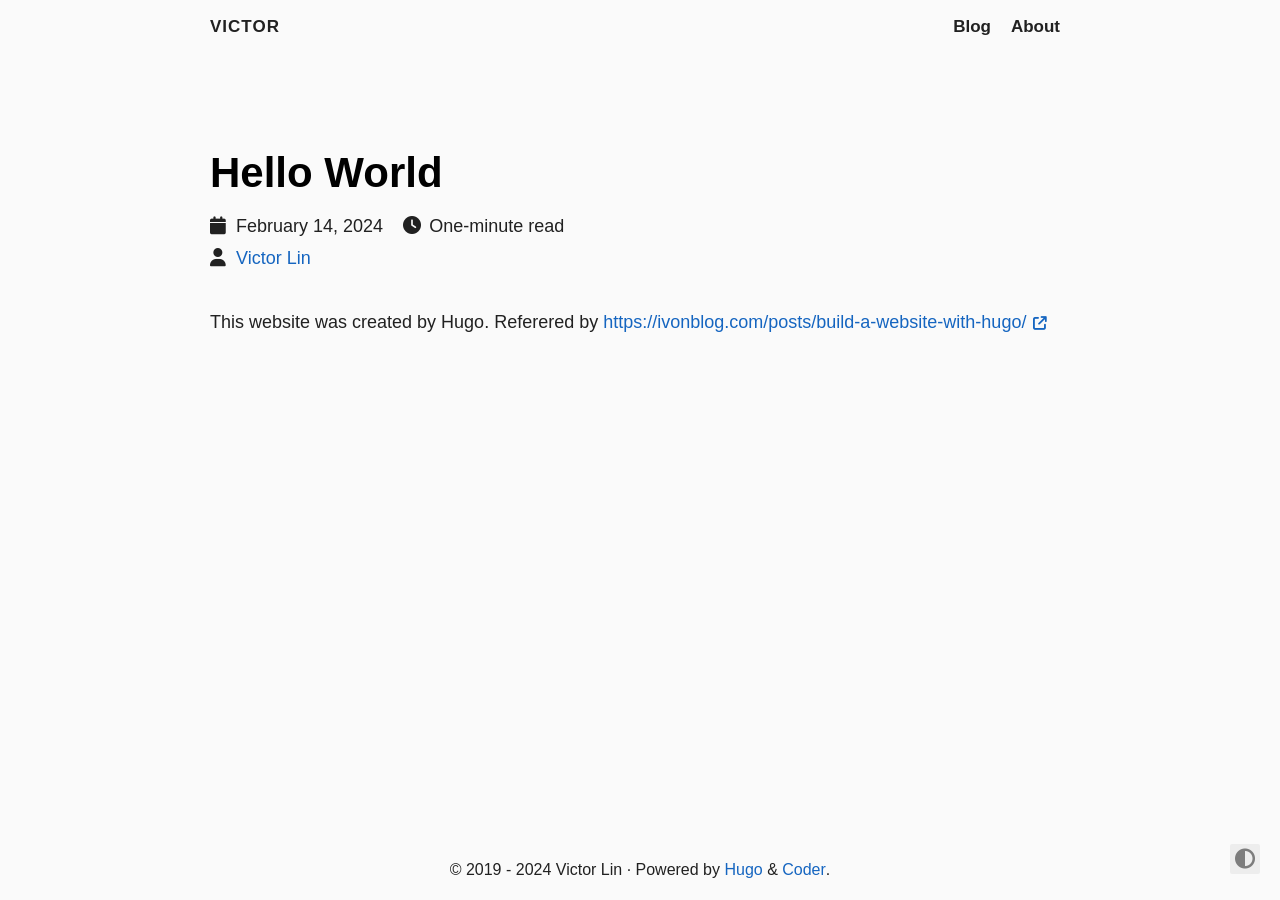
<file: posts/helloworld/index.html>
<!DOCTYPE html>
<html lang="en">

<head>
  <title>
  Hello World · Victor
</title>
  <meta charset="utf-8">
<meta name="viewport" content="width=device-width, initial-scale=1.0">
<meta name="color-scheme" content="light dark">




<meta name="author" content="Victor Lin">
<meta name="description" content="This website was created by Hugo. Referered by https://ivonblog.com/posts/build-a-website-with-hugo/">
<meta name="keywords" content="blog,developer,personal">

<meta name="twitter:card" content="summary"/><meta name="twitter:title" content="Hello World"/>
<meta name="twitter:description" content="This website was created by Hugo. Referered by https://ivonblog.com/posts/build-a-website-with-hugo/"/>

<meta property="og:title" content="Hello World" />
<meta property="og:description" content="This website was created by Hugo. Referered by https://ivonblog.com/posts/build-a-website-with-hugo/" />
<meta property="og:type" content="article" />
<meta property="og:url" content="http://www.example.com/posts/helloworld/" /><meta property="article:section" content="posts" />
<meta property="article:published_time" content="2024-02-14T01:32:20+08:00" />
<meta property="article:modified_time" content="2024-02-14T01:32:20+08:00" />





<link rel="canonical" href="http://www.example.com/posts/helloworld/">


<link rel="preload" href="/fonts/fa-brands-400.woff2" as="font" type="font/woff2" crossorigin>
<link rel="preload" href="/fonts/fa-regular-400.woff2" as="font" type="font/woff2" crossorigin>
<link rel="preload" href="/fonts/fa-solid-900.woff2" as="font" type="font/woff2" crossorigin>


  
  
  <link rel="stylesheet" href="/css/coder.min.577e3c5ead537873430da16f0964b754a120fd87c4e2203a00686e7c75b51378.css" integrity="sha256-V348Xq1TeHNDDaFvCWS3VKEg/YfE4iA6AGhufHW1E3g=" crossorigin="anonymous" media="screen" />






  
    
    
    <link rel="stylesheet" href="/css/coder-dark.min.a00e6364bacbc8266ad1cc81230774a1397198f8cfb7bcba29b7d6fcb54ce57f.css" integrity="sha256-oA5jZLrLyCZq0cyBIwd0oTlxmPjPt7y6KbfW/LVM5X8=" crossorigin="anonymous" media="screen" />
  



 




<link rel="icon" type="image/svg+xml" href="/img/favicon.svg" sizes="any">
<link rel="icon" type="image/png" href="/img/favicon-32x32.png" sizes="32x32">
<link rel="icon" type="image/png" href="/img/favicon-16x16.png" sizes="16x16">

<link rel="apple-touch-icon" href="/images/apple-touch-icon.png">
<link rel="apple-touch-icon" sizes="180x180" href="/images/apple-touch-icon.png">

<link rel="manifest" href="/site.webmanifest">
<link rel="mask-icon" href="/images/safari-pinned-tab.svg" color="#5bbad5">









</head>






<body class="preload-transitions colorscheme-auto">
  
<div class="float-container">
    <a id="dark-mode-toggle" class="colorscheme-toggle">
        <i class="fa-solid fa-adjust fa-fw" aria-hidden="true"></i>
    </a>
</div>


  <main class="wrapper">
    <nav class="navigation">
  <section class="container">
    <a class="navigation-title" href="/">
      Victor
    </a>
    
      <input type="checkbox" id="menu-toggle" />
      <label class="menu-button float-right" for="menu-toggle">
        <i class="fa-solid fa-bars fa-fw" aria-hidden="true"></i>
      </label>
      <ul class="navigation-list">
        
          
            <li class="navigation-item">
              <a class="navigation-link " href="/posts/">Blog</a>
            </li>
          
            <li class="navigation-item">
              <a class="navigation-link " href="/about/">About</a>
            </li>
          
        
        
      </ul>
    
  </section>
</nav>


    <div class="content">
      
  <section class="container post">
    <article>
      <header>
        <div class="post-title">
          <h1 class="title">
            <a class="title-link" href="http://www.example.com/posts/helloworld/">
              Hello World
            </a>
          </h1>
        </div>
        <div class="post-meta">
          <div class="date">
            <span class="posted-on">
              <i class="fa-solid fa-calendar" aria-hidden="true"></i>
              <time datetime="2024-02-14T01:32:20&#43;08:00">
                February 14, 2024
              </time>
            </span>
            <span class="reading-time">
              <i class="fa-solid fa-clock" aria-hidden="true"></i>
              One-minute read
            </span>
          </div>
          <div class="authors">
  <i class="fa-solid fa-user" aria-hidden="true"></i>
    <a href="/authors/victor-lin/">Victor Lin</a></div>

          
          
        </div>
      </header>

      <div class="post-content">
        
        <p>This website was created by Hugo. Referered by <a href="https://ivonblog.com/posts/build-a-website-with-hugo/"  class="external-link" target="_blank" rel="noopener">https://ivonblog.com/posts/build-a-website-with-hugo/</a></p>

      </div>


      <footer>
        


        <div id="disqus_thread"></div>
<script>
  window.disqus_config = function () {
    
    
    
    };
    (function() {
        if (["localhost", "127.0.0.1"].indexOf(window.location.hostname) != -1) {
            document.getElementById('disqus_thread').innerHTML = 'Disqus comments not available by default when the website is previewed locally.';
            return;
        }
        var d = document, s = d.createElement('script'); s.async = true;
        s.src = '//' + "yourdiscussshortname" + '.disqus.com/embed.js';
        s.setAttribute('data-timestamp', +new Date());
        (d.head || d.body).appendChild(s);
    })();
    
    document.addEventListener('themeChanged', function (e) { 
        if (document.readyState == 'complete') {
          DISQUS.reset({ reload: true, config: disqus_config });
        }
    });
</script>
        
        
        
        

        
      </footer>
    </article>

    
  </section>

    </div>

    <footer class="footer">
  <section class="container">
    ©
    
      2019 -
    
    2024
     Victor Lin 
    ·
    
    Powered by <a href="https://gohugo.io/" target="_blank" rel="noopener">Hugo</a> & <a href="https://github.com/luizdepra/hugo-coder/" target="_blank" rel="noopener">Coder</a>.
    
  </section>
</footer>

  </main>

  

  
  
  <script src="/js/coder.min.6ae284be93d2d19dad1f02b0039508d9aab3180a12a06dcc71b0b0ef7825a317.js" integrity="sha256-auKEvpPS0Z2tHwKwA5UI2aqzGAoSoG3McbCw73gloxc="></script>
  

  

  


  

  

  

  

  

  

  

  

  

  

  

  

  

  

  
</body>

</html>
</file>
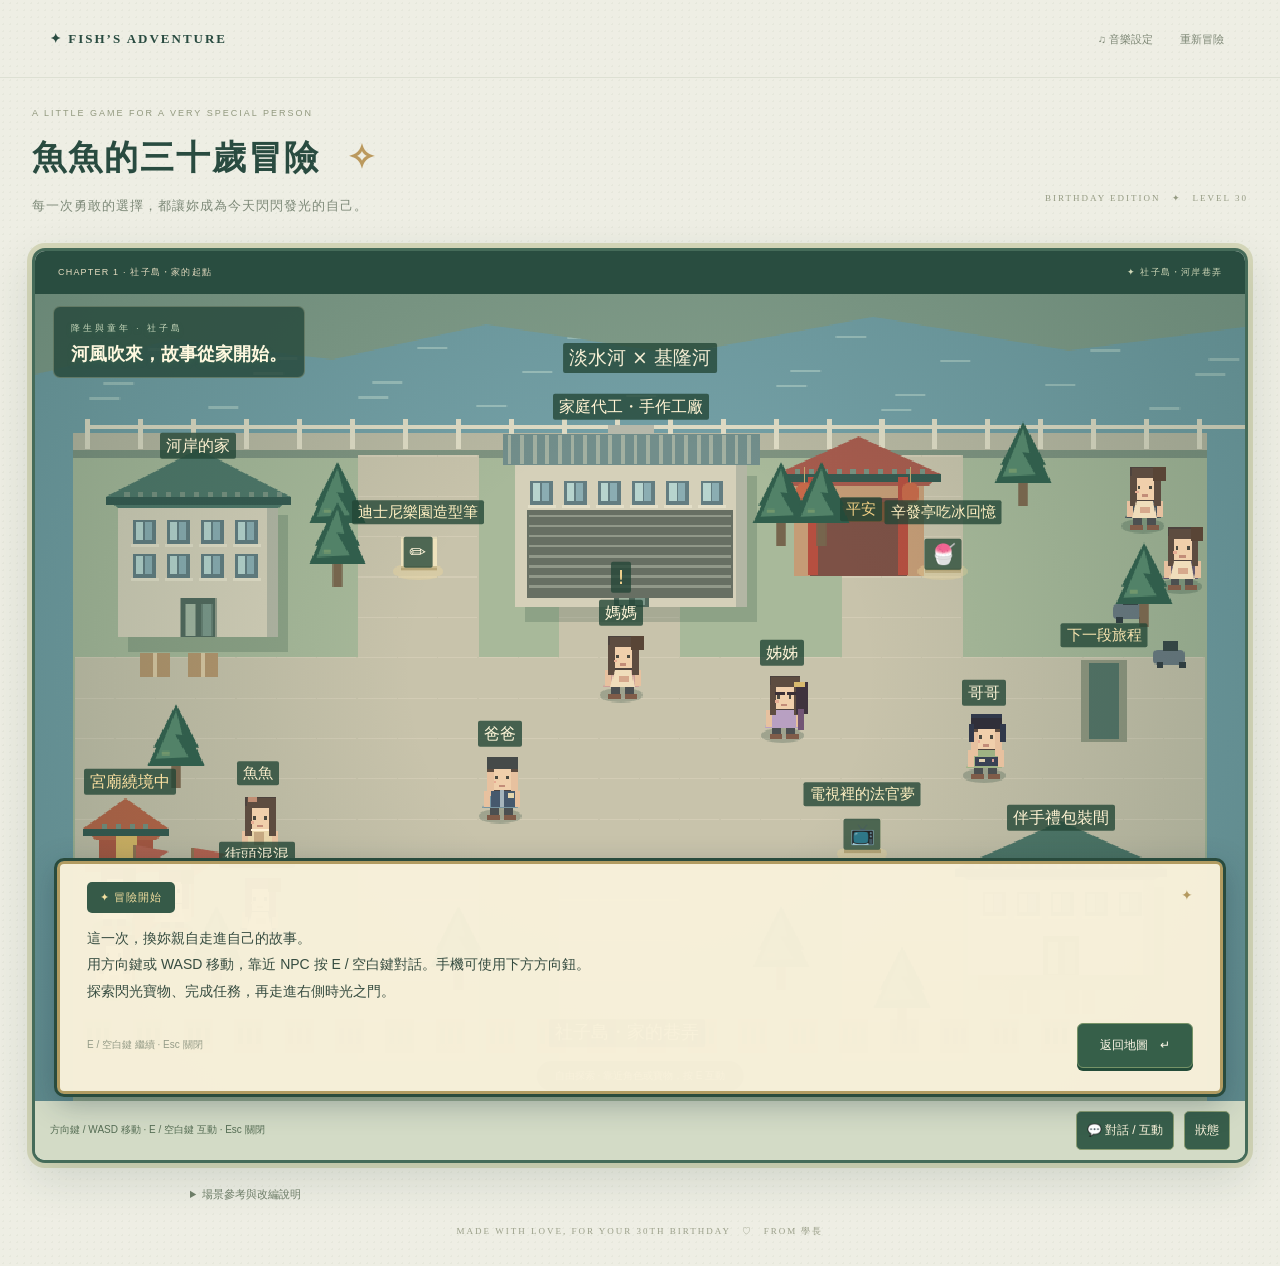
<file: projects/fish-30/index.html>
<!doctype html><html lang="zh-Hant"><meta charset="utf-8"><meta name="viewport" content="width=device-width,initial-scale=1,viewport-fit=cover"><meta name="theme-color" content="#244d42"><title>魚魚的三十歲冒險</title><style>:root{--ink:#294b40;--muted:#89927f;--gold:#bb995d}*{box-sizing:border-box}body{margin:0;background:#f7f5ed;color:var(--ink);font:14px 'Microsoft JhengHei',sans-serif}button{font:inherit;cursor:pointer}button:focus-visible{outline:3px solid #c89c49;outline-offset:3px}header{height:78px;border-bottom:1px solid #dde0d3;max-width:1360px;margin:auto;padding:0 50px;display:flex;align-items:center;justify-content:space-between}header b{font:700 13px Georgia;letter-spacing:2px}header button{background:none;border:0;color:#7d8775;font-size:11px;margin-left:15px}main{max-width:1250px;margin:auto;padding:0 32px}.intro{position:relative;padding:38px 0 30px}small{font-size:9px;letter-spacing:2px;color:#92997f}h1{font:700 40px Georgia,'Microsoft JhengHei',serif;letter-spacing:2px;margin:16px 0}em{font-style:normal;color:var(--gold);margin-left:16px}.intro p{font-size:13px;color:#7d8978;letter-spacing:1px}.intro label{position:absolute;right:0;bottom:43px;font:9px Georgia;letter-spacing:2px;color:#959b83}.layout{display:grid;grid-template-columns:245px 1fr;gap:24px}aside{border:1px solid #dce0d1;background:#f0f1e7;border-radius:12px;padding:24px 20px}.profile{display:flex;gap:15px;align-items:center}.avatar{font-size:38px;background:#e2e7d4;border-radius:12px;padding:10px}.profile h2{font-size:21px;margin:4px 0 7px}.profile small{letter-spacing:1px}.profile span{font-size:10px;color:#7a8970}.stats{display:flex;justify-content:space-between;margin-top:22px;font-size:10px}.bar{height:5px;background:#dbe0ce;margin-top:10px;border-radius:5px;overflow:hidden}#progress{height:100%;background:#829e70;transition:width .5s}aside h3{font-size:12px;margin:26px 0 15px}aside h3 small{font-size:8px;letter-spacing:1px;margin-left:7px}nav{display:grid;gap:5px}.chapter{padding:10px 8px;display:flex;gap:11px;align-items:center;font-size:11px;color:#919985;border-radius:6px}.chapter.active{background:#e0e8d6;color:#3b6247;font-weight:bold}.chapter.done{color:#597c50}.num{width:20px;height:20px;display:grid;place-items:center;border:1px solid #cbd5c0;border-radius:50%;font:10px Georgia}.companion{margin-top:22px;padding-top:19px;border-top:1px solid #d8dfcc;display:flex;gap:10px;font-size:24px}.companion b{font-size:11px}.companion p{font-size:10px;color:#929a85;margin:5px 0}.game{border:1px solid #d7ddcd;border-radius:12px;overflow:hidden;background:#fffdf7;box-shadow:0 10px 30px #2d493210}.top{height:43px;padding:0 23px;display:flex;justify-content:space-between;align-items:center;font-size:9px;letter-spacing:1px}.top span:last-child{color:#8a967c}.world{position:relative;height:330px;background:#bdd0b1;overflow:hidden}canvas{height:100%;width:100%;object-fit:cover;image-rendering:pixelated}.sceneTitle{position:absolute;top:24px;left:29px;color:#fff8df;text-shadow:0 2px 4px #345e4b}.sceneTitle small{color:#fff3ce;font:9px Georgia;letter-spacing:3px}.sceneTitle h2{font-family:Georgia,'Microsoft JhengHei',serif;font-size:25px;margin-top:12px}#hint{position:absolute;bottom:17px;left:50%;transform:translateX(-50%);white-space:nowrap;background:#224d40b8;color:#fff5dc;border-radius:25px;padding:8px 18px;font-size:10px}.dialogue{padding:23px 27px}#speaker{font-size:11px;color:#aa8e52;letter-spacing:1px}#story{font-size:14px;line-height:1.95;min-height:54px;margin:12px 0 18px}.actions{display:flex;align-items:center;justify-content:space-between;gap:15px;margin-top:20px}#taskInfo{font-size:10px;color:#959c88}.primary{border:0;background:#315f4b;color:#fff9e9;padding:13px 22px;border-radius:6px;font-size:12px;box-shadow:0 3px 0 #244c39}.primary:disabled{opacity:.4;cursor:default}.primary:hover:not(:disabled){background:#48785e}.collection{margin:34px 0 26px;padding:25px 0;display:flex;justify-content:space-between;gap:25px;border-block:1px solid #dde0d3}.collection h2{font-size:21px;margin:9px 0}.collection p{font-size:11px;color:#8e9781}#badges{display:flex;align-items:center;gap:10px}.badge{width:56px;text-align:center;font-size:9px;color:#9a9f8b}.badge div{width:42px;height:42px;border:1px dashed #c9d0ba;border-radius:50%;display:grid;place-items:center;margin:0 auto 8px;font-size:19px;filter:grayscale(1);opacity:.35}.badge.earned div{opacity:1;filter:none;background:#eee8d1;border:1px solid #c6b679}.badge.earned{color:#65794e}footer{text-align:center;font:9px Georgia;letter-spacing:2px;color:#9a9f89;padding-bottom:28px}.choices{display:grid;grid-template-columns:1fr 1fr;gap:8px}.choice,.token{background:#f0f3e6;border:1px solid #d4ddc9;border-radius:6px;color:#4a6947;padding:12px;font-size:12px}.choice:hover,.token:hover{background:#e0e9d3}.selected{background:#d8e6c7;border-color:#8ca76d}.feedback{background:#f5f0de;border-left:3px solid #b6a16d;padding:12px;line-height:1.9;font-size:12px}.tokens{display:flex;gap:8px;flex-wrap:wrap}.cake{font-size:58px;display:block;border:0;background:none;margin:10px auto}.letter{line-height:2.2!important}#toast{position:fixed;bottom:25px;left:50%;transform:translate(-50%,100px);background:#2c5846;color:#fff9e3;padding:14px 24px;border-radius:30px;font-size:12px;transition:.3s;z-index:9}#toast.show{transform:translate(-50%,0)}@media(max-width:900px){header{padding:0 20px}.layout{grid-template-columns:1fr}aside{padding:16px}.profile{float:left}.stats,.bar{margin-left:110px}aside nav,aside h3,.companion{display:none}main{padding:0 18px}.intro label{display:none}h1{font-size:29px}em{display:none}.intro p{line-height:1.8}.world{height:290px}.dialogue{padding:20px}.collection{flex-direction:column}#badges{justify-content:space-between;gap:2px}.badge{width:40px;font-size:8px}.badge div{width:35px;height:35px}.sceneTitle h2{font-size:22px}.top{padding:0 12px;font-size:8px}#taskInfo{max-width:48%}}@media(prefers-reduced-motion:reduce){*{transition:none!important}}
.game{position:relative}.world{height:auto;aspect-ratio:3/2;outline:none}.world:focus-visible{outline:3px solid #bb995d;outline-offset:-3px}.world canvas{width:100%;height:100%;display:block}.sceneTitle{top:12px;left:18px;pointer-events:none}.sceneTitle h2{font-size:19px;margin:6px 0}.sceneTitle small{font-size:9px}.hud{display:flex;justify-content:space-around;background:#234c3e;color:#efe7cb;padding:12px 6px;font-size:11px}.hud b{margin-left:5px;color:#e3ca88}.quest{background:#e6ebd9;padding:11px 16px;font-size:12px;line-height:1.6}.controls{display:flex;gap:10px;align-items:center;justify-content:space-between;padding:12px 16px;background:#f0f1e5;font-size:10px;color:#7b896f}.controls button{background:#315f4b;color:#fff7df;border:0;border-radius:5px;padding:10px;font-size:12px}.dialogue{position:absolute;bottom:48px;left:14px;right:14px;max-height:78%;overflow:auto;border:2px solid #84976b;border-radius:9px;background:#fffdf7f5;box-shadow:0 5px 30px #162f3050;z-index:3}.dialogue[hidden]{display:none}.dialogue:before{content:'✦';float:right;color:#b49a60}.dialogue #story{font-size:13px;line-height:1.85;min-height:0}.dialogue .actions{margin-top:14px}.dpad{display:none}.chapter{padding:8px}.companion{margin-top:14px}.world #hint{bottom:10px;pointer-events:none}.letter{font-size:12px!important}@media(max-width:900px){.world{aspect-ratio:3/2}.controls{font-size:9px}.dpad{display:block;text-align:center;padding:5px 0 10px;touch-action:none}.dpad button{width:47px;height:40px;background:#dfe6d2;border:1px solid #bdcbae;border-radius:6px;color:#3b5e45;margin:2px;touch-action:none;user-select:none}.dialogue{bottom:140px;max-height:65%;padding:16px}.dialogue #story{font-size:12px}.sceneTitle h2{font-size:15px}.hud{font-size:10px}.quest{font-size:11px}.world #hint{font-size:9px}.intro{padding-top:24px}.intro p{font-size:11px}h1{font-size:26px}}

#badges{flex-wrap:wrap;justify-content:flex-end}.badge{width:48px}@media(max-width:900px){#badges{justify-content:center;gap:10px}}
body{background:#eeeee4;background-image:radial-gradient(#98a48918 1px,transparent 1px);background-size:7px 7px}.intro{padding:25px 0 20px}.intro h1{font-size:34px}.layout{grid-template-columns:220px 1fr;gap:20px}main{max-width:1400px}.game{border:3px solid #456b59;border-radius:13px;box-shadow:0 15px 45px #213e3228,0 0 0 5px #d8d9bb}.top{background:#294d40;color:#e5dcc0;letter-spacing:1.2px}.top span:last-child{color:#d0d8b8}.hud{background:#203d35;border-top:1px solid #6b8566;padding:12px;font-size:12px}.quest{background:#e2d8b5;color:#4e6048;border-top:2px solid #a39d74}.world{box-shadow:inset 0 0 50px #163e3755}.sceneTitle{top:12px;background:#284b3ed9;padding:11px 17px;border:1px solid #c6c6a552;border-radius:7px;max-width:85%}.sceneTitle h2{font-size:18px;margin:7px 0 0}.sceneTitle small{color:#c9d8bc}.dialogue{background:#f8f1daf8;border:3px solid #b19b61;outline:3px solid #294b3d;box-shadow:0 8px 30px #142c3859;border-radius:7px;left:22px;right:22px;bottom:66px}.dialogue #speaker{background:#365a48;color:#f3df9f;display:inline-block;border-radius:5px;padding:8px 13px;margin-top:-5px}.dialogue #story{line-height:1.9;font-size:14px;color:#364c40;white-space:pre-line}.choices{gap:10px}.choice{background:#e9e7ce;border:1px solid #b7bb97;box-shadow:0 2px 0 #b7bb97;transition:.15s;text-align:left}.choice:hover{transform:translateY(-2px);background:#d9e4c4;border-color:#789361}.primary{background:#365f49;border:1px solid #769367}.controls{flex-wrap:wrap;background:#d3dbc6;padding:10px 15px;color:#566e55}.controls span{flex:1;min-width:160px}.controls button{background:#385e4b;border:1px solid #8b9e73}.collection{margin-top:28px}.badge div{background:#e5dfc5}.badge.earned div{box-shadow:0 3px 8px #99825322}.companion{line-height:1.5}aside{box-shadow:inset 0 1px 0 #fff8}@media(max-width:900px){.layout{grid-template-columns:1fr}.intro h1{font-size:26px}.sceneTitle{padding:6px 10px}.sceneTitle h2{font-size:13px}.dialogue{left:12px;right:12px;bottom:164px;max-height:65%;padding:14px}.dialogue #story{font-size:12px}.controls{gap:6px}.controls button{font-size:10px;padding:8px}.dpad{background:#e3e6d4}.quest{font-size:10px}.hud{font-size:10px}.choices{grid-template-columns:1fr}.choice{padding:9px}}
/* Mobile app shell: dynamic viewport and safe area insets. */
.mobile-title,.joystick-zone,.mobile-action{display:none}
@media(max-width:900px),(pointer:coarse) and (max-width:1200px){
html,body{width:100%;height:100%;overflow:hidden;overscroll-behavior:none;background:#1f3f35}body{touch-action:manipulation;-webkit-tap-highlight-color:transparent}.mobile-title{display:flex;position:fixed;inset:0 0 auto;z-index:4;height:calc(45px + env(safe-area-inset-top));padding:env(safe-area-inset-top) max(16px,env(safe-area-inset-right)) 0 max(16px,env(safe-area-inset-left));align-items:center;justify-content:space-between;background:#1f3f35;color:#e9dfbd;font-size:13px;font-weight:bold;letter-spacing:1px}.mobile-title button{height:40px;width:44px;border:0;background:none;color:#ecdeb4;font-size:22px}header,.intro,aside,.collection,footer,main>details{display:none!important}main{width:100%;max-width:none;padding:0;height:100dvh}.layout{display:block;height:100%;padding-top:calc(45px + env(safe-area-inset-top))}.game{height:100%;width:100%;display:flex;flex-direction:column;border:0;border-radius:0;box-shadow:none;overflow:hidden;background:#182f2b}.top{height:29px;min-height:29px;padding:0 max(13px,env(safe-area-inset-left));font-size:10px;letter-spacing:0}.top span:last-child{max-width:43%;overflow:hidden;text-overflow:ellipsis;white-space:nowrap}.hud{min-height:42px;padding:11px 8px;font-size:11px;gap:5px}.hud span{white-space:nowrap}.quest{min-height:49px;padding:9px 13px;font-size:12px;line-height:1.5;flex-shrink:0}.world{flex:1;min-height:0;width:100%;aspect-ratio:auto;display:flex;align-items:center;justify-content:center;background:#203c32;background-image:radial-gradient(ellipse at center,#637e5c33,transparent);box-shadow:none}.world canvas{object-fit:contain;height:100%;width:100%}.sceneTitle{top:10px;left:12px;padding:6px 9px;max-width:90%;background:#264a3cd9}.sceneTitle h2{font-size:12px;line-height:1.5}.sceneTitle small{font-size:9px;letter-spacing:1px}.world #hint{bottom:10px;font-size:11px;padding:8px 12px;max-width:96%;overflow:hidden;text-overflow:ellipsis}.controls,.dpad{display:none!important}.joystick-zone{display:flex;position:relative;flex-shrink:0;height:calc(156px + env(safe-area-inset-bottom));padding:12px max(23px,env(safe-area-inset-right)) calc(12px + env(safe-area-inset-bottom)) max(23px,env(safe-area-inset-left));align-items:center;justify-content:space-between;background:linear-gradient(#294b3d,#203d33);border-top:1px solid #78916a55;user-select:none;-webkit-user-select:none;touch-action:none}.joystick{width:116px;height:116px;position:relative;border-radius:50%;border:1px solid #afbc854a;box-shadow:inset 0 3px 17px #142b2966,0 1px 0 #b6c69226;background:#142f2a77;touch-action:none;flex-shrink:0}.joystick:before{content:'▲';position:absolute;top:5px;left:50%;transform:translateX(-50%);font-size:10px;color:#bfcca07a}.joystick:after{content:'▼';position:absolute;bottom:5px;left:50%;transform:translateX(-50%);font-size:10px;color:#bfcca07a}.stick{width:58px;height:58px;left:28px;top:28px;position:absolute;border-radius:50%;background:radial-gradient(circle at 35% 25%,#d9dec1,#9ba982);border:2px solid #d6dabe;box-shadow:0 5px 12px #102c2770;pointer-events:none}.pad-label{position:absolute;top:50%;width:100%;display:flex;justify-content:space-between;padding:0 6px;transform:translateY(-50%);color:#bfcca07a;font-size:10px;pointer-events:none}.mobile-action{display:flex;align-items:center;gap:13px}.mobile-action button{border-radius:50%;touch-action:manipulation}.action-main{height:82px;width:82px;border:2px solid #d3c28a;background:radial-gradient(circle at 30% 20%,#eddeb0,#bea163);color:#344e3b;font-size:15px;font-weight:bold;box-shadow:0 5px 0 #6b6540,0 8px 16px #142d2a55}.action-back{height:48px;width:48px;border:1px solid #a9b38a;background:#526e55;color:#f4ead0;font-size:11px;box-shadow:0 3px 0 #152d27}.action-main:active{transform:translateY(3px);box-shadow:0 2px 0 #6b6540}.dialogue{position:absolute;bottom:calc(166px + env(safe-area-inset-bottom));left:max(12px,env(safe-area-inset-left));right:max(12px,env(safe-area-inset-right));max-height:calc(100% - 230px - env(safe-area-inset-bottom));padding:16px;z-index:6;overflow-y:auto;overscroll-behavior:contain;-webkit-overflow-scrolling:touch;border-radius:10px}.dialogue #story{font-size:14px;line-height:1.85}.dialogue #speaker{font-size:12px}.dialogue .choices{grid-template-columns:1fr;gap:9px}.dialogue .choice{min-height:48px;font-size:14px;line-height:1.6;padding:10px 12px}.dialogue .primary{min-height:46px;font-size:13px}.dialogue #taskInfo{font-size:10px}#toast{bottom:calc(165px + env(safe-area-inset-bottom));max-width:90%;width:max-content;text-align:center;font-size:12px;pointer-events:none}.actions{gap:10px}#story{white-space:pre-line}.game button:focus-visible{outline-offset:-3px}
}
@media(max-width:900px) and (orientation:landscape),(pointer:coarse) and (max-width:1200px) and (orientation:landscape){.mobile-title{height:calc(34px + env(safe-area-inset-top));font-size:11px}.layout{padding-top:calc(34px + env(safe-area-inset-top))}.top{height:23px;min-height:23px}.hud{min-height:29px;padding:6px;font-size:10px}.quest{min-height:30px;padding:5px 12px;font-size:10px}.joystick-zone{position:absolute;left:0;right:0;bottom:0;height:calc(124px + env(safe-area-inset-bottom));background:linear-gradient(transparent,#173c3255);border:0;pointer-events:none;padding-top:0;padding-bottom:calc(8px + env(safe-area-inset-bottom))}.joystick,.mobile-action{pointer-events:auto}.joystick{width:100px;height:100px}.stick{left:20px;top:20px}.action-main{width:68px;height:68px;font-size:13px}.action-back{width:44px;height:44px}.world canvas{padding-bottom:8px}.sceneTitle{top:6px}.sceneTitle h2{display:none}.sceneTitle small{font-size:9px}.world #hint{bottom:6px;font-size:10px}.dialogue{left:145px;right:145px;bottom:20px;max-height:calc(100% - 117px);padding:12px}.dialogue #story{font-size:12px;margin:8px 0}.dialogue .choice{min-height:40px;font-size:12px}.dialogue .actions{margin-top:10px}#toast{bottom:20px}}
@media(max-width:360px) and (orientation:portrait){.joystick-zone{padding-left:15px;padding-right:15px}.action-main{width:70px;height:70px}.mobile-action{gap:8px}.hud{font-size:10px}.quest{font-size:11px}}
/* Readable mobile UI and a close-up, scrolling RPG viewport. */
@media(max-width:900px),(pointer:coarse) and (max-width:1200px){
 .mobile-title{font-size:16px;letter-spacing:0}
 .top{font-size:12px;min-height:34px;height:auto;gap:8px}
 .hud{font-size:13px;padding:10px 8px}
 .quest{font-size:15px;line-height:1.5;padding:10px 13px}
 .world{display:block;position:relative;overflow:hidden}
 .world canvas{position:absolute;left:0;top:0;max-width:none;object-fit:fill;padding:0;will-change:transform}
 .sceneTitle{top:8px;left:10px;padding:6px 10px;max-width:calc(100% - 20px)}
 .sceneTitle h2{font-size:16px;margin:3px 0 0}.sceneTitle small{font-size:11px}
 .world #hint{font-size:13px;white-space:normal;text-align:center;width:max-content;max-width:94%;padding:7px 12px}
 .joystick-zone{height:calc(138px + env(safe-area-inset-bottom));padding-top:8px;padding-bottom:calc(8px + env(safe-area-inset-bottom))}
 .action-main{font-size:18px}.action-back{font-size:14px}
 .dialogue{bottom:calc(148px + env(safe-area-inset-bottom));max-height:calc(100% - 180px - env(safe-area-inset-bottom));padding:16px}
 .dialogue #story{font-size:17px;line-height:1.8}.dialogue #speaker{font-size:15px}
 .dialogue .choice,.dialogue .primary{font-size:16px;min-height:48px}
 .dialogue #taskInfo{font-size:12px}.dialogue .actions{flex-wrap:wrap}
 #toast{font-size:15px;bottom:calc(148px + env(safe-area-inset-bottom))}
}
@media(max-width:900px) and (orientation:landscape),(pointer:coarse) and (max-width:1200px) and (orientation:landscape){
 .mobile-title{font-size:14px}.top{min-height:26px;font-size:12px}.hud{min-height:30px;padding:6px;font-size:12px}
 .quest{min-height:32px;padding:5px 12px;font-size:14px}
 .joystick-zone{height:calc(116px + env(safe-area-inset-bottom))}
 .sceneTitle{padding:4px 8px}.sceneTitle h2{display:none}
 .dialogue{left:max(12px,env(safe-area-inset-left));right:max(12px,env(safe-area-inset-right));bottom:12px;max-height:calc(100% - 48px);z-index:6}
 .dialogue #story{font-size:17px}.dialogue .choice{font-size:16px;min-height:48px}
 .world #hint{max-width:44%;font-size:12px}
 #toast{bottom:16px}
}
.map-labels{position:absolute;inset:0;pointer-events:none;overflow:hidden}
.map-labels span{position:absolute;transform:translate(-50%,-85%);white-space:nowrap;font-family:system-ui,"Microsoft JhengHei",sans-serif;font-weight:500;line-height:1.35;background:#234636c9;padding:2px 6px;border-radius:2px}
.sceneTitle,.world #hint{z-index:1}
.action-status{flex-shrink:0;width:48px;min-height:48px;border:1px solid #a9b38a;border-radius:12px;background:#365b48;color:#fff2d0;font-size:14px;touch-action:manipulation;pointer-events:auto}
@media(max-width:360px) and (orientation:portrait){.joystick-zone{gap:6px}.joystick{width:100px;height:100px}.stick{left:20px;top:20px}.action-status{width:44px}}
.game>.hud,.game>.quest,.layout>aside,.collection{display:none!important}
.layout{grid-template-columns:minmax(0,1fr)}
.status-tabs{display:grid;grid-template-columns:repeat(4,minmax(0,1fr));gap:8px;margin-top:16px}
.status-tabs .choice{text-align:center;font-size:15px;padding:10px 4px;min-height:48px}
.status-tabs .choice[aria-pressed="true"]{background:#365f49;color:#fff9e9;border-color:#769367}
.restart-adventure{grid-column:1/-1;margin-top:12px;color:#854c3f!important;background:#f4e8d9!important;border-color:#bf9a80!important}
.restart-confirm{display:grid;gap:12px}.restart-confirm .choice{min-height:48px;font-size:16px;text-align:center}.restart-confirm .choice:last-child{color:#fff7e8;background:#854c3f;border-color:#854c3f}
.memory-link{grid-column:1/-1;min-height:48px}.memory-photo[hidden]{display:none!important}.memory-photo{display:block;max-width:100%;height:auto;border-radius:8px;margin:12px auto}.photo-note{font-size:13px;line-height:1.7;color:#63735d}
#birthdayCelebration{padding:0;border:1px solid #efd69b;border-radius:24px;background:radial-gradient(ellipse at top,#52684d,#183d36 70%);color:#fff1cd;width:min(92vw,680px);max-height:90dvh;overflow:auto;box-shadow:0 0 90px #e6c88355;text-align:center}
#birthdayCelebration::backdrop{background:#0d2429cf;backdrop-filter:blur(5px)}
.birthday-card{position:relative;z-index:1;padding:clamp(24px,5vw,52px) 22px}.birthday-kicker{font-size:11px;letter-spacing:3px;color:#e5d7a8}.birthday-number{font:bold clamp(90px,22vw,180px)/1 Georgia,serif;color:#f7d990;text-shadow:0 0 35px #f5d89555;margin:12px 0}.birthday-card h2{font-size:clamp(28px,6vw,46px);margin:10px 0 20px;letter-spacing:2px}.birthday-card p{line-height:1.9}.birthday-cake{font-size:36px;margin:18px}.birthday-card button{min-height:48px;font-size:17px;padding:12px 30px}.birthday-sparkles{position:absolute;inset:0;overflow:hidden;pointer-events:none;z-index:2}.birthday-card{animation:birthday-arrive .6s ease-out}@keyframes birthday-arrive{from{transform:scale(.85);opacity:0}to{transform:scale(1);opacity:1}}@media(prefers-reduced-motion:reduce){.birthday-card{animation:none}}@media(max-height:480px){.birthday-number{font-size:75px}.birthday-card{padding:16px}.birthday-card h2{font-size:28px}.birthday-cake{font-size:24px;margin:8px}}
#rewardFeedback{position:fixed;left:50%;top:19%;transform:translateX(-50%);z-index:100;max-width:90vw;padding:18px 24px;border:2px solid #e8cc82;border-radius:18px;background:#244d43f5;color:#fff0c2;text-align:center;pointer-events:none;box-shadow:0 8px 35px #183a4355;font-size:18px}#rewardFeedback[hidden]{display:none}#rewardFeedback strong{display:block;margin-bottom:5px}#activity input[type=range]{max-width:65%;accent-color:#416d5b}</style><link rel="stylesheet" href="collection.css?v=1"><body><div class="mobile-title"><span>魚魚的三十歲冒險</span><button id="mobileMenu" aria-label="開啟冒險手帳">☰</button></div><header><b>✦ FISH’S ADVENTURE</b><div><button id="sound">♫ 音效關</button><button id="restart">重新冒險</button></div></header><main><section class="intro"><small>A LITTLE GAME FOR A VERY SPECIAL PERSON</small><h1>魚魚的三十歲冒險 <em>✧</em></h1><p>每一次勇敢的選擇，都讓妳成為今天閃閃發光的自己。</p><label>BIRTHDAY EDITION　✦　LEVEL 30</label></section><div class="layout"><aside><div class="profile"><div class="avatar">👧🏻</div><div><small>冒險者</small><h2>魚魚</h2><span id="role">小小探索家</span></div></div><div class="stats"><b id="level">LV. 0</b><span id="progressText">0 / 8 章完成</span></div><div class="bar"><div id="progress"></div></div><h3>冒險地圖 <small>THE JOURNEY</small></h3><nav id="chapters"></nav><div class="companion">🐕 <div><b>學長陪伴中</b><p>這趟旅程，隨時都有我。</p></div></div></aside><section class="game"><div class="top"><span id="chapterLabel">PROLOGUE · 冒險的起點</span><span id="location">✦ 星光出生地</span></div><div class="hud"><span>♥ HP <b>100 / 100</b></span><span>✦ EXP <b id="xp">0</b></span><span>🎒 徽章 <b id="bag">0 / 8</b></span></div><div class="quest" id="quest"></div><div class="world" tabindex="0" aria-label="遊戲地圖，方向鍵移動，E 對話，Escape 關閉對話"><canvas id="world" width="960" height="640" aria-label="像素風冒險場景"></canvas><div class="sceneTitle"><small id="age">ONCE UPON A TIME</small><h2 id="sceneName">世界，準備迎接妳。</h2></div><div id="hint">一段專屬於妳的故事，即將開始</div></div><div class="controls"><span>方向鍵 / WASD 移動 · E / 空白鍵 互動 · Esc 關閉</span><button id="talk">💬 對話 / 互動</button></div><div class="dpad"><button data-dir="up" aria-label="向上">▲</button><div><button data-dir="left" aria-label="向左">◀</button><button data-dir="down" aria-label="向下">▼</button><button data-dir="right" aria-label="向右">▶</button></div></div><div class="dialogue" role="dialog" aria-label="角色對話"><div id="speaker">✦ 故事旁白</div><p id="story">從小小的妳，到勇敢追夢的妳。這一次，我們把時間倒轉，一起收集那些讓妳成為妳的瞬間。</p><div id="activity"></div><div class="actions"><span id="taskInfo">自由探索 · 與角色對話推進故事</span><button class="primary" id="next">開始冒險　→</button></div></div></section></div><section class="collection"><div><small>LITTLE THINGS, BIG MEANINGS</small><h2>旅途收藏冊</h2><p>妳走過的每一步，都值得被好好記住。</p></div><div id="badges"></div></section><details style="margin:20px auto;max-width:900px;font-size:11px;line-height:2;color:#71806b"><summary>場景參考與改編說明</summary><p>第一章以社子島河岸、堤防、巷弄與家庭代工回憶為意象，非實測地圖；家人對話與包裝任務為遊戲改編，鉛筆圖案不對應特定品牌商品。校園建築採俯視角像素改繪，位置與比例為遊戲重新編排，並非實測配置，也不代表主角就學年代的完整原貌。小任務與 NPC 對白為生日遊戲創作，非真實事件紀錄。</p><a href="https://www.ccsh.tp.edu.tw/" target="_blank" rel="noopener">中正高中官方：至聖樓、迎曦樓、格致樓照片</a><br><a href="https://www.ccsh.tp.edu.tw/wp-content/uploads/doc/admin/114-1classroom.pdf" target="_blank" rel="noopener">中正高中官方教室配置圖</a><br><a href="https://www.alumni.nccu.edu.tw/elearning/module/43" target="_blank" rel="noopener">政大官方：引水人山下精華導覽</a><br><a href="https://archive.lib.nccu.edu.tw/p/405-1003-1505%2Cc243.php?Lang=zh-tw" target="_blank" rel="noopener">政大官方：政大十景</a></details><footer>MADE WITH LOVE, FOR YOUR 30TH BIRTHDAY　♡　FROM 學長</footer></main><script>const $=s=>document.querySelector(s);
const chapters=[
  {
    "title": "社子島・家的起點",
    "age": "降生與童年 · 社子島",
    "place": "社子島・河岸巷弄",
    "role": "家裡的小小幫手",
    "icon": "✏️",
    "badge": "手工業千金",
    "name": "河風吹來，故事從家開始。",
    "story": "魚魚，累了就休息一下。去找找造型筆、電視節目和吃冰的童年回憶，找齊再回來。",
    "type": "collect",
    "items": [
      "✏️ 迪士尼樂園造型筆",
      "📺 法官相關電視新聞、報導與節目",
      "🍧 辛發亭巧克力醬冰的回憶"
    ],
    "hint": "收集三份童年回憶，再找媽媽",
    "result": "都找回來啦。做手工、看電視、吃冰，都是小時候的日常。\n獲得稱號「手工業千金」！"
  },
  {
    "title": "中正高中的青春篇章",
    "age": "高中 · 臺北市立中正高級中學",
    "place": "中正高中",
    "role": "中正高中學生",
    "icon": "🏆",
    "badge": "中正學霸",
    "name": "每一頁，都是成長。",
    "story": "三段青春回憶，等妳親手收回。找齊後來找班導，看看妳還記得多少中正高中的小知識。",
    "type": "collect",
    "items": [
      "🦷 戴牙套、後來又變胖，都是青春的印記。至於咖哩？從此列為拒絕往來戶，不吃就是不吃！",
      "🏆 高中一戰成名，成為全校知名學霸。走在校園裡，彷彿自帶「萬人景仰」的光環。",
      "⚖️ 遇過愛欺負人的壞女人，魚魚的腦內小劇場立刻開庭：「等我當上法官，判妳無期徒刑！」——誇張的青春吐槽，真正的夢想是成為公正的法官。"
    ],
    "hint": "收集三份成長的力量",
    "result": "青春回憶收集完成，校園問答也難不倒妳。\n獲得徽章與稱號「中正學霸」！",
    "awardedTitle": "中正學霸"
  },
  {
    "title": "政大法律 × 會計雙主修",
    "age": "大學 · 國立政治大學 NCCU",
    "place": "政大雙修學院",
    "role": "法律與會計雙主修學生",
    "icon": "🎓",
    "badge": "法律會計女神",
    "name": "一份熱情，兩條道路。",
    "story": "法律系的雙主修怪物來了！把高分與閨蜜的回憶找回來，再分別找法律系老師、會計系老師接受挑戰。",
    "type": "collect",
    "items": [
      "🧮 會計系的高分警報：法律系的雙主修怪物來了！魚魚跨系修課，照樣拿高分、搶第一，成為同學口中的「會計系噩夢」。",
      "👭 在政大遇見人生閨蜜李懿。上課、吃飯、日常大小事，什麼都想一起做；大學最珍貴的收穫，不只成績，還有妳。"
    ],
    "hint": "點亮兩座知識之塔",
    "result": "兩位老師的挑戰都完成了！\n獲得徽章「法律會計女神」與稱號「政大學神」。",
    "awardedTitle": "政大學神"
  },
  {
    "title": "NTT 會計職場篇章",
    "age": "出社會 · NTT 會計工作",
    "place": "NTT 數字之城",
    "role": "準備轉身追夢的會計人",
    "icon": "✨",
    "badge": "勇敢轉身",
    "name": "別人的否定，不是妳的結局。",
    "story": "魚魚想準備會計師考試，卻先遇上機車主管的潑冷水。去找主管談談，再聽聽學長怎麼說。",
    "type": "story",
    "items": [],
    "hint": "主管 → 學長 → 回去辭職",
    "result": "魚魚：「老子不幹了，要去備考了！」\n告別主管的否定，帶著學長的支持，為自己的未來做決定。獲得「勇敢轉身」！"
  },
  {
    "title": "在家備考的一年半",
    "age": "辭職後 · 在家備考 1.5 年",
    "place": "一年半的書房",
    "role": "追夢的備考勇者",
    "icon": "🔥",
    "badge": "勇氣之火",
    "name": "這一次，為夢想勇敢。",
    "story": "妳辭去 NTT 的會計工作，在家專心備考一年半。日子回到書桌、課本與練習題之間，一點一滴朝司法官的目標前進。當疲倦怪獸出現時，妳會怎麼照顧自己？",
    "type": "choice",
    "items": [
      "☕ 休息一下，再繼續前進",
      "📘 把今天拆成一小步一小步"
    ],
    "hint": "選擇妳面對疲倦怪獸的方式",
    "result": "一年半的準備，是一天天累積出來的勇氣。休息、調整，再繼續前進；這段路上的妳，值得一個大大的擁抱。"
  },
  {
    "title": "司法官，任務達成",
    "age": "考上司法官 · 夢想成真",
    "place": "榮耀之門",
    "role": "準司法官",
    "icon": "⚖️",
    "badge": "正義天秤",
    "name": "妳做到了，真的做到了。",
    "story": "那些翻過的書頁、熬過的日子，終於在這一刻有了回音。站在榮耀之門前，請親手收下屬於自己的那一句話。",
    "type": "choice",
    "items": [
      "「我為自己感到驕傲。」",
      "「謝謝那個沒有放棄的我。」"
    ],
    "hint": "收下這份屬於妳的榮耀",
    "result": "恭喜考上司法官！這不是幸運掉落的寶物，而是妳一步一步走到的地方。學長真的很替妳開心。"
  },
  {
    "title": "等待受訓的打工篇章",
    "age": "考上後 · 等待入院受訓",
    "place": "打工生活小鎮",
    "role": "等待受訓的多職冒險家",
    "icon": "🛍️",
    "badge": "多彩生活章",
    "name": "等待的日子，也精彩地生活。",
    "story": "順利考上司法官後，等待受訓的期間，妳用打工賺錢充實生活：在 UNIQLO 打工、到 inooknit 賣鞋，也在 BigByte Education｜全美語教育機構當小老師。請走訪小鎮三個工作站，收集這段日子的回憶。",
    "type": "collect",
    "items": [
      "👕 UNIQLO 打工回憶",
      "👟 inooknit 賣鞋回憶",
      "📚 BigByte 小老師回憶"
    ],
    "hint": "探索三個工作站，收集打工回憶",
    "result": "三份打工回憶收集完成！衣服、鞋子與全美語教育機構的小老師工作，讓等待受訓的日子也有不同的風景。"
  },
  {
    "title": "司法官學院新篇章",
    "age": "現在 · 司法官學院受訓",
    "place": "未來之城",
    "role": "司法官學院受訓中",
    "icon": "💛",
    "badge": "未來之光",
    "name": "故事，才正要繼續。",
    "story": "現在的妳，在司法官學院展開新的學習。從出生時的小女孩，到今天勇敢又耀眼的妳。課堂之外，宿舍裡的小插曲、朋友間的夜唱與關心，也成了受訓生活的一部分。去找回這四份新鮮又難忘的回憶吧。",
    "type": "collect",
    "items": [
      "🩲 內褲事件",
      "🎤 夜唱",
      "🤧 生病關懷",
      "👩‍🏫 彬彬姊"
    ],
    "hint": "收集四份學院生活回憶，迎接三十歲",
    "result": "四份學院回憶都收好了！有讓人翻白眼的宿舍插曲，也有夜唱的熱鬧、生病時的關心，還有彬彬姊的課堂。新的朋友與日常，讓這一章多了好多故事。"
  }
];
// Version 4 removes the former childhood chapter while preserving later progress.
let state={chapter:0,done:0,collected:[]};
try{
 const saved=JSON.parse(localStorage.getItem('fish-rpg-v3'));
 const limit=saved?.version===4?chapters.length:chapters.length+1;
 if(saved&&Number.isInteger(saved.chapter)&&saved.chapter>=0&&saved.chapter<=limit&&Number.isInteger(saved.done)&&saved.done>=0&&saved.done<=limit&&Array.isArray(saved.collected)){
  state={chapter:saved.chapter,done:saved.done,collected:saved.collected};
  if(Array.isArray(saved.universityPassed))state.universityPassed=[...new Set(saved.universityPassed.filter(v=>v==='law'||v==='accounting'))];
  for(const key of ['money','happiness'])if(Number.isSafeInteger(saved[key])&&saved[key]>=0)state[key]=saved[key];
  for(const key of ['metCompanion','wishCompleted'])state[key]=saved[key]===true;
  if(Number.isInteger(saved.nttStage)&&saved.nttStage>=0&&saved.nttStage<=3)state.nttStage=saved.nttStage;
  if(saved.version!==4){
   if(state.chapter===1)state.collected=[];
   if(state.chapter>1)state.chapter--;
   if(state.done>1)state.done--;
   save();
  }
 }
}catch{}
// Artwork and encounter IDs remain stable when the playable order changes.
function sceneChapter(){return state.chapter===0?0:state.chapter+1}
let player={x:5,y:13,px:160,py:416,dir:'down'},keys=new Set(),dialog=false,music=false,audioCtx,last=0,timer=0,walking=0,mode='',npcNames=['媽媽','班導','法律系老師','機車主管','書桌前的自己','報喜信使','打工小鎮嚮導','學院導師','學長'],npc={x:14,y:9},dog={x:8,y:13},gate={x:26,y:10},spots=[{x:9,y:6},{x:20,y:13},{x:22,y:6},{x:11,y:15}];
const canvas=$('#world'),ctx=canvas.getContext('2d'),T=32,W=30,H=20;
function save(){try{localStorage.setItem('fish-rpg-v3',JSON.stringify({...state,version:4}))}catch{}}
function tone(f=660){if(!music)return;try{audioCtx??=new(window.AudioContext||window.webkitAudioContext)();audioCtx.resume();let o=audioCtx.createOscillator(),g=audioCtx.createGain();o.frequency.value=f;g.gain.setValueAtTime(.04,audioCtx.currentTime);g.gain.exponentialRampToValueAtTime(.001,audioCtx.currentTime+.2);o.connect(g);g.connect(audioCtx.destination);o.start();o.stop(audioCtx.currentTime+.2)}catch{}}
function toast(){} // Progress is already shown in the quest, dialogue and journal.
function current(){return chapters[Math.min(state.chapter,chapters.length-1)]}function collected(){return new Set(state.collected.filter(Number.isInteger))}function finished(){return state.done>state.chapter}function near(o){return Math.abs(player.x-o.x)+Math.abs(player.y-o.y)<=1}
function update(){let c=current();$('#chapters').innerHTML=chapters.slice(0,state.chapter+1).map((c,i)=>`<div class="chapter ${i===state.chapter?'active':''} ${i<state.done?'done':''}"><span class="num">${i<state.done?'✓':i+1}</span>${c.title}</div>`).join('');$('#badges').innerHTML=chapters.map((c,i)=>`<div class="badge ${i<state.done?'earned':''}"><div>${i<state.done?c.icon:'✧'}</div>${i<state.done?c.badge:'尚未獲得'}</div>`).join('');$('#progress').style.width=state.done/chapters.length*100+'%';$('#progressText').textContent=state.done+' / '+chapters.length+' 章完成';$('#level').textContent='LV. '+Math.round(state.done/chapters.length*30);$('#role').textContent=finished()?(c.awardedTitle||c.badge):c.role.replace('會計師角色','會計工作者');$('#xp').textContent=state.done*100;$('#bag').textContent=state.done+' / '+chapters.length;$('#chapterLabel').textContent=state.chapter===chapters.length?'EPILOGUE · 生日慶典':`CHAPTER ${state.chapter+1} · ${c.title}`;$('#location').textContent='✦ '+(state.chapter===chapters.length?'生日花園':c.place);$('#age').textContent=state.chapter===chapters.length?'HAPPY 30TH BIRTHDAY':c.age;$('#sceneName').textContent=state.chapter===chapters.length?'魚魚，三十歲生日快樂。':c.name;$('#quest').textContent=state.chapter===chapters.length?'♡ 最終任務：到廣場中央與學長對話。':finished()?'✦ 本章完成！走到右側金色傳送門，按 E 前往下一章。':c.type==='collect'?`✦ 任務：探索地圖收集回憶 ${collected().size} / ${c.items.length}，再找${npcNames[state.chapter]}交付。`:`✦ 任務：找到廣場中央的${npcNames[state.chapter]}，按 E 對話。`}
function show(speaker,text,buttons=[]){dialog=true;keys.clear();$('.dialogue').hidden=false;$('#speaker').textContent=speaker;$('#story').className='';$('#story').textContent=text;$('#activity').innerHTML='';buttons.forEach(b=>{let e=document.createElement('button');e.className='choice';e.textContent=b.text;e.onclick=b.run;$('#activity').append(e)});$('#activity').className=buttons.length?'choices':'';$('#taskInfo').textContent='E / 空白鍵 繼續 · Esc 關閉';$('#next').textContent='返回地圖　↵';$('#next').disabled=false;$('#next').onclick=close}
function close(){dialog=false;keys.clear();$('.dialogue').hidden=true;$('.world').focus({preventScroll:true})}
function complete(){state.done=Math.max(state.done,state.chapter+1);save();update();tone(880);show(npcNames[state.chapter],current().result);toast('獲得徽章：'+current().badge)}
function interact(){if(dialog){close();return}if(state.chapter===0&&near(streetNPC)){show('街頭混混','看什麼看，有種長大當法官抓我呀！');return}if(state.chapter===2&&near(accountingNPC)){universityTalk('accounting');return}tone(550);if(state.chapter<chapters.length&&near(gate)){if(state.chapter===chapters.length){toast('先去找學長，打開生日驚喜吧。');return}if(!finished()){show('✦ 時光之門','還有值得收藏的回憶。先完成本章任務，再繼續前進吧。');return}state.chapter++;state.collected=[];player={x:5,y:13,px:160,py:416,dir:'down'};save();update();toast(state.chapter===chapters.length?'歡迎來到三十歲的生日花園！':'抵達：'+current().place);return}if(state.chapter===0){const member=family.find(near);if(member){if(member.name==='媽媽')talkNPC();else show(member.name,member.story);return}}if(companionVisible()&&near(dog)){talkCompanion();return}if(near(npc)){talkNPC();return}let c=current();if(state.chapter<chapters.length&&c.type==='collect'){for(let i=0;i<c.items.length;i++){if(near(spots[i])&&!collected().has(i)){state.collected.push(i);save();update();show('✦ 拾起回憶',c.items[i]+' 已放進背包。'+(collected().size===c.items.length?'收集齊了！回去找廣場中央的角色吧。':'還有其他回憶散落在地圖中。'));if(current().memoryDetails?.[i])$('#story').textContent=c.items[i]+'\n\n'+c.memoryDetails[i]+'\n\n✦ 已收藏，可從狀態選單的回憶收藏冊重看。';if(state.chapter===0&&i===1){$('#story').textContent='📺 小時候看電視上關於法官的新聞、報導與節目，讓魚魚萌生了當法官的夢想。這份憧憬，已收進童年回憶。'}if(state.chapter===0&&i===2)offerIceMemory();tone(900);return}}}toast('靠近角色、閃光寶物或金色門，再按 E。')}
function talkNPC(){if(state.chapter===chapters.length){finale();return}let c=current();if(finished()){show(npcNames[state.chapter],c.result+'\n右側的時光之門，正在等妳。');return}if(c.type==='collect'){if(collected().size>=c.items.length){complete();return}show(npcNames[state.chapter],c.story+(state.chapter===0?'':'\n請在地圖中找到 '+c.items.length+' 個閃光回憶，帶回來給我。'));return}show(npcNames[state.chapter],c.story,c.items.map((text,i)=>({text,run:()=>{if(c.type==='quiz'&&i!==0){show(npcNames[state.chapter],'我們再一起核對看看：收入 100 − 支出 60。別急，再試一次。',[{text:'重新核對',run:talkNPC}]);return}complete()}})))}
function finale(){meetCompanion();const buttons=[{text:'🎂 許願，吹熄蠟燭',run:()=>{show('♡ 生日快樂','願妳平安、快樂，也永遠知道自己被愛著。\n三十歲只是下一場美好冒險的開始。');celebrateBirthday();tone(1046)}}];if(state.wishCompleted)buttons.push({text:'其他',run:companionExtras});show('✦ 守護神・學長','親愛的魚魚：\n從中正高中，到政大法律與會計雙主修；從 NTT 的會計工作，到辭職後在家備考一年半，再到考上司法官、打工與入院受訓，每一個版本的妳都值得被愛。\n我為妳的努力感到驕傲。但就算今天什麼任務都沒完成，妳也一樣是我最喜歡的寶貝。\n三十歲，願妳繼續做喜歡的事、走想走的路。接下來的冒險，讓學長陪妳一起。',buttons);$('#story').style.whiteSpace='pre-line'}
// Visual building envelopes include roof overhangs in every chapter.
const buildingBounds=[{left:371,top:92,right:575,bottom:249},{left:53,top:123,right:204,bottom:275},{left:728,top:417,right:901,bottom:540}];
function blocked(x,y){
 if(x<1||x>=29||y<4||y>=19)return true;
 const feet={left:x*T+6,right:x*T+28,top:y*T+18,bottom:y*T+33};
 if(buildingBounds.some(b=>feet.left<b.right&&feet.right>b.left&&feet.top<b.bottom&&feet.bottom>b.top))return true;
 if(state.chapter===0){if((x>=18&&x<=21&&y>=4&&y<=6)||(x>=1&&x<=3&&y>=12&&y<=16)||(x>=26&&x<=28&&y>=4&&y<=8))return true;if(family.some(o=>o.x===x&&o.y===y))return true;}else if(x===npc.x&&y===npc.y||companionVisible()&&x===dog.x&&y===dog.y)return true;
 if(state.chapter===0&&x===streetNPC.x&&y===streetNPC.y||state.chapter===2&&x===accountingNPC.x&&y===accountingNPC.y)return true;
 return trees.some(t=>t.x===x&&t.y===y);
}
function move(dx,dy){player.dir=dx<0?'left':dx>0?'right':dy<0?'up':'down';if(!blocked(player.x+dx,player.y+dy)){player.x+=dx;player.y+=dy;walking++;return true}return false}
const direction={ArrowUp:[0,-1],w:[0,-1],ArrowDown:[0,1],s:[0,1],ArrowLeft:[-1,0],a:[-1,0],ArrowRight:[1,0],d:[1,0]};window.addEventListener('keydown',e=>{if(document.querySelector('#birthdayCelebration[open]'))return;if(e.target.closest?.('button,input,select')&&['Enter',' ','ArrowLeft','ArrowRight','ArrowUp','ArrowDown'].includes(e.key))return;let k=e.key.length===1?e.key.toLowerCase():e.key;if(direction[k]||['e',' ','Enter','Escape'].includes(k)){e.preventDefault();if(k==='Escape'){close();return}if(['e',' ','Enter'].includes(k)){if(!e.repeat)interact();return}if(!dialog)keys.add(k)}});window.addEventListener('keyup',e=>keys.delete(e.key.length===1?e.key.toLowerCase():e.key));window.addEventListener('blur',()=>keys.clear());document.addEventListener('visibilitychange',()=>keys.clear());document.querySelectorAll('[data-dir]').forEach(b=>{let k={up:'ArrowUp',down:'ArrowDown',left:'ArrowLeft',right:'ArrowRight'}[b.dataset.dir];b.onpointerdown=e=>{e.preventDefault();b.setPointerCapture(e.pointerId);if(!dialog)keys.add(k)};b.onpointerup=b.onpointercancel=b.onlostpointercapture=()=>keys.delete(k)});$('#talk').onclick=interact;$('#sound').onclick=()=>{music=!music;$('#sound').textContent=music?'♫ 音效開':'♫ 音效關';tone()};$('#restart').onclick=confirmRestart;
const trees=[{x:7,y:5},{x:7,y:6},{x:18,y:5},{x:19,y:5},{x:3,y:11},{x:4,y:16},{x:10,y:16},{x:18,y:16},{x:24,y:4},{x:27,y:7},{x:21,y:17}];function rect(x,y,w,h,c){ctx.fillStyle=c;ctx.fillRect(x,y,w,h)}function text(t,x,y,color='#fff6d9',size=13){mapLabels.push({text:t,x,y,color,size})}
function sprite(x,y,color,dir='down',isPlayer=false){let a=Math.sin(walking*1.7)*2;rect(x+5,y+27,24,5,'#35554045');rect(x+9,y+24,5,7+(isPlayer?a:0),'#55584c');rect(x+20,y+24,5,7-(isPlayer?a:0),'#55584c');rect(x+6,y+9,24,18,color);rect(x+9,y-8,19,19,'#efd0ac');rect(x+7,y-12,23,10,'#55493e');rect(x+7,y-4,4,15,'#55493e');rect(x+26,y-4,4,15,'#55493e');if(dir!=='up'){rect(x+(dir==='left'?11:14),y+1,2,3,'#494d41');rect(x+(dir==='right'?25:23),y+1,2,3,'#494d41')}else rect(x+9,y-5,19,15,'#55493e');if(isPlayer){rect(x+12,y-13,6,4,'#dab277')}}
function draw(t=0){let night=sceneChapter()===5||state.chapter===chapters.length;rect(0,0,960,640,night?'#466452':'#86a577');for(let y=0;y<H;y++)for(let x=0;x<W;x++){if((x*13+y*7)%11===0)rect(x*T+9,y*T+19,4,3,night?'#729369':'#acc18c');if(y>=9&&y<=11||x>=13&&x<=15||y>=12&&y<=14&&x<14)rect(x*T,y*T,32,32,(x+y)%3?'#c7bc91':'#cfc399')}rect(0,0,960,95,night?'#334f49':'#688c69');for(let x=0;x<30;x++){rect(x*32,90,26,10,'#8f9b72');rect(x*32,86,4,24,'#697c5d')}for(let y=4;y<19;y++)for(let x of [0,29]){rect(x*32,y*32,24,28,'#536f55');rect(x*32+4,y*32-6,16,20,'#64865f')}rect(12*T,4*T,6*T,4*T,'#d5d3ac');rect(12*T-9,4*T-13,6*T+18,26,'#687f60');rect(13*T,4*T-27,4*T,15,'#8d9d71');for(let i=0;i<4;i++){rect((12.5+i)*T,5*T,17,24,'#9ead89');rect((12.5+i)*T+7,5*T,3,24,'#ece7b8')}rect(14*T,6*T,32,64,'#637b5d');text(state.chapter===chapters.length?'生日廣場':current().place,15*T,4*T-34,'#f6e8b8',14);rect(2*T,5*T,4*T,4*T,'#8daea2');for(let i=0;i<4;i++)rect(2*T+10+i*27,6*T,18,3,'#c6dac0');rect(23*T,14*T,5*T,3*T,'#8eab91');for(let i=0;i<5;i++)rect(23*T+10+i*30,15*T,17,2,'#c9d9b8');for(let o of trees){rect(o.x*T+13,o.y*T+12,9,22,'#7b7350');rect(o.x*T-4,o.y*T-14,40,36,'#4b7351');rect(o.x*T+2,o.y*T-28,28,32,'#62885a');rect(o.x*T+6,o.y*T-21,8,9,'#7b9a66')}for(let i=0;i<30;i++){let x=(i*173+63)%900+20,y=(i*61)%420+165;if(!blocked(Math.floor(x/T),Math.floor(y/T))){rect(x,y,4,6,'#e9ceaa');rect(x-3,y+2,10,2,'#e7bfb0')}}let c=current();if(state.chapter<chapters.length&&c.type==='collect')c.items.forEach((item,i)=>{if(!collected().has(i)){let o=spots[i];rect(o.x*T+4,o.y*T+9,25,19,'#b19454');rect(o.x*T+3,o.y*T+6,27,8,'#e0c67f');rect(o.x*T+14,o.y*T+10,4,8,'#f7e6a5');text(sceneChapter()===7?['UNIQLO','inooknit','BigByte'][i]:'✦',o.x*T+16,o.y*T-7+Math.sin(t/400)*3,'#fff2ac',18)}});rect(gate.x*T,gate.y*T-31,32,62,finished()||state.chapter===chapters.length?'#e6ce83':'#909a75');rect(gate.x*T+7,gate.y*T-23,18,54,'#597d68');if(finished())rect(gate.x*T+11,gate.y*T-16,10,45,'#f1d891');text('時光之門',gate.x*T+16,gate.y*T-43,'#f8e7b4',12);sprite(npc.x*T,npc.y*T,state.chapter===chapters.length?'#9caeb3':'#b7bba0');text(npcNames[state.chapter],npc.x*T+16,npc.y*T-25);text(state.chapter===chapters.length?'♡':finished()?'✓':'!',npc.x*T+16,npc.y*T-54,'#ffe29b',19);rect(dog.x*T+2,dog.y*T+14,25,14,'#d4bb8d');rect(dog.x*T+23,dog.y*T+7,12,16,'#dcc49e');rect(dog.x*T+24,dog.y*T+4,5,10,'#9f815e');rect(dog.x*T+31,dog.y*T+12,3,3,'#3b5040');text('學長的陪伴',dog.x*T+16,dog.y*T-5,'#eee0b6',11);sprite(player.px,player.py,'#eedcaf',player.dir,true);text('魚魚',player.px+16,player.py-21,'#fff5d6',12);let target=near(npc)?npcNames[state.chapter]:near(dog)?'學長':near(gate)?'時光之門':null;if(!target&&state.chapter<chapters.length&&c.type==='collect')c.items.forEach((s,i)=>{if(!collected().has(i)&&near(spots[i]))target=s});$('#hint').textContent=target?'[ E / 空白鍵 ] '+target:'自由探索 · 靠近角色或寶物，按 E 互動'}
function frame(t){let dt=Math.min(50,t-last||16);last=t;timer-=dt;if(!dialog&&keys.size&&timer<=0){let k=[...keys].at(-1);if(direction[k])move(...direction[k]);timer=125}player.px+=(player.x*T-player.px)*Math.min(1,dt/45);player.py+=(player.y*T-player.py)*Math.min(1,dt/45);draw(t);requestAnimationFrame(frame)}
function confetti(){if(matchMedia('(prefers-reduced-motion: reduce)').matches)return;for(let i=0;i<40;i++){let e=document.createElement('span');e.textContent='♡';e.style.cssText=`position:fixed;left:${Math.random()*100}vw;top:-30px;color:#c5a45e;pointer-events:none;z-index:20`;document.body.append(e);e.animate([{transform:'translateY(0)'},{transform:'translateY(105vh) rotate(180deg)'}],{duration:2300+Math.random()*1800}).onfinish=()=>e.remove()}}
update();$('.dialogue').hidden=true;show('✦ 冒險開始','這一次，換妳親自走進自己的故事。\n用方向鍵或 WASD 移動，靠近 NPC 按 E / 空白鍵對話。手機可使用下方方向鈕。\n探索閃光寶物、完成任務，再走進右側時光之門。');requestAnimationFrame(frame);
// Scene art and chapter-specific encounters. Campus geography is condensed for play.
const scenery=[['#8ca99b','#c1c7b0','#f5e1a4'],['#779a74','#b9c793','#f0d2a0'],['#74968a','#cfcdba','#ddad8c'],['#71988c','#c6ccae','#dad6a3'],['#667d8c','#bdc4ca','#9bc7d4'],['#344751','#8b8f89','#e9c88e'],['#8b8976','#c9bc9a','#efcf85'],['#8e9d91','#cabfa8','#d3ad8c'],['#7f9694','#c2c9ba','#d9cea4'],['#334954','#80978f','#e7c18c']];
function rr(x,y,w,h,c,r=6){ctx.fillStyle=c;ctx.beginPath();ctx.roundRect(x,y,w,h,r);ctx.fill()}
function poly(points,c){ctx.fillStyle=c;ctx.beginPath();ctx.moveTo(...points[0]);points.slice(1).forEach(p=>ctx.lineTo(...p));ctx.closePath();ctx.fill()}
function roof(x,y,w,h,color='#4f7769'){poly([[x-10,y+h],[x+w/2,y-12],[x+w+10,y+h],[x+w,y+h+9],[x,y+h+9]],color);for(let i=5;i<w;i+=11){rect(x+i,y+h-4,4,7,'#789180')}rect(x-10,y+h,w+20,6,'#365a50')}
function windows(x,y,w,floors=2){for(let f=0;f<floors;f++){for(let a=12;a<w-16;a+=27){rect(x+a,y+f*27,18,19,'#637d81');rect(x+a+2,y+f*27+2,6,14,'#b7d4ce');rect(x+a+9,y+f*27+2,6,14,'#8badb2');rect(x+a-2,y+f*27+19,22,3,'#e4dfc8')}}}
function hall(x,y,w,h,name,style='tile'){rect(x+8,y+12,w,h,'#29483b35');rect(x,y,w,h,'#d5d0b9');rect(x+w-9,y,9,h,'#b3b6a4');if(style==='tile')roof(x,y-28,w,26);else{rect(x-6,y-9,w+12,10,'#f3e9d2');rect(x+w/2-18,y-28,36,23,'#b7b9ab')}windows(x,y+16,w,Math.max(1,Math.floor((h-32)/27)));rect(x+w/2-14,y+h-31,28,31,'#52695d');rect(x+w/2-10,y+h-26,8,25,'#a3b6a1');rect(x+w/2+3,y+h-26,8,25,'#7c988a');text(name,x+w/2,y-35,'#fff3d3',13)}
function pine(x,y,s=1){rect(x-5*s,y-10*s,10*s,30*s,'#76654d');poly([[x-30*s,y-4*s],[x-21*s,y-23*s],[x-24*s,y-23*s],[x,y-69*s],[x+24*s,y-23*s],[x+21*s,y-23*s],[x+30*s,y-4*s]],'#315e4c');poly([[x-22*s,y-11*s],[x,y-62*s],[x+7*s,y-36*s],[x-1*s,y-37*s],[x+13*s,y-13*s]],'#528268');rect(x-15*s,y-19*s,8*s,4*s,'#71966c')}
function fountain(x,y,t){ctx.fillStyle='#d8d3bb';ctx.beginPath();ctx.ellipse(x,y,49,25,0,0,Math.PI*2);ctx.fill();ctx.fillStyle='#83b2b1';ctx.beginPath();ctx.ellipse(x,y-3,41,18,0,0,Math.PI*2);ctx.fill();ctx.strokeStyle='#d2eeea';ctx.lineWidth=2;ctx.beginPath();ctx.ellipse(x,y-3,23+Math.sin(t/450)*5,9,0,0,Math.PI*2);ctx.stroke();rect(x-6,y-30,12,25,'#cfdbc9');ctx.strokeStyle='#d2efdf';for(let a=-1;a<=1;a++){ctx.beginPath();ctx.moveTo(x,y-33);ctx.quadraticCurveTo(x+a*30,y-55,x+a*25,y-9);ctx.stroke()}}
function campusArt(t){if(sceneChapter()===2){hall(381,127,182,121,'至聖樓','modern');hall(66,160,128,108,'格致樓','modern');hall(741,457,151,81,'迎曦樓','modern');for(let x=391;x<560;x+=14)rect(x,131,3,115,'#ece4d2');rect(63,247,134,5,'#ab927e');for(let i=0;i<4;i++){rect(757+i*32,462,7,70,'#dfe4d7')}rr(650,178,225,96,'#a96654',44);rr(661,187,203,77,'#b97760',35);rr(673,196,179,58,'#96a17a',25);ctx.strokeStyle='#e4c7ad';ctx.lineWidth=2;for(let j=0;j<3;j++){ctx.beginPath();ctx.roundRect(655+j*5,182+j*5,215-j*10,86-j*10,40);ctx.stroke()}text('操場',760,241,'#f9edcf',12);rect(40,409,28,72,'#e0ddcd');rect(39,402,30,11,'#5d896c');rect(86,423,100,35,'#d4ac81');for(let i=0;i<10;i++)rect(88+i*10,425,3,30,'#966e58');text('臺北市立中正高級中學',169,494,'#fff1d8',15)}else{hall(382,135,182,114,'四維堂','modern');rect(408,137,130,15,'#c3c6ba');for(let i=0;i<5;i++)rect(400+i*31,165,10,59,'#e3e2ce');hall(63,167,128,105,'果夫樓');hall(738,456,152,83,'志希樓');fountain(684,221,t);text('國立政治大學 NCCU',248,490,'#fff2d2',16);rect(35,417,27,67,'#b9b8a4');rect(186,417,27,67,'#b9b8a4');rect(32,412,33,8,'#506d60');rect(183,412,33,8,'#506d60');text('校門意象',123,445,'#e3d9b7',11)}}
function desk(x,y){rect(x+5,y+17,8,20,'#78664e');rect(x+67,y+17,8,20,'#78664e');rect(x,y,80,22,'#c4a579');rect(x,y,80,4,'#e2c79b');rect(x+27,y-23,30,23,'#53606a');rect(x+30,y-20,24,17,'#a6ced2');rect(x+34,y+6,25,5,'#eee4c7');rect(x+8,y-5,11,7,'#f1debc')}
function sceneArt(t){if(state.chapter===0){sheziArt(t);return}let n=sceneChapter(),p=scenery[n];rect(0,0,960,640,p[0]);for(let y=0;y<20;y++)for(let x=0;x<30;x++){let h=(x*73+y*37)%17;if(h<3){rect(x*32+7,y*32+19,7,2,'#c4d0a126');rect(x*32+10,y*32+16,2,5,'#c4d0a133')}}
// Path tiles use the same collision grid as movement.
for(let y=4;y<19;y++)for(let x=1;x<29;x++){if((y>=9&&y<=11)||(x>=13&&x<=15)||(y>=12&&y<=14&&x<14)){rect(x*32,y*32,32,32,p[1]);rect(x*32,y*32,31,1,'#f3edda32');rect(x*32,y*32,1,31,'#3d514d18');if((x+y)%4===0)rect(x*32+8,y*32+8,5,2,'#938d7c30')}}
rect(0,0,960,94,n===5||n===9?'#253c49':'#54766e');for(let j=0;j<6;j++){poly([[j*200-70,94],[j*200+50,17+(j%3)*13],[j*200+210,94]],n===5||n===9?'#3c595a':'#64867a')}for(let i=0;i<8;i++){rect(i*150+20,30+(i%2)*17,72,7,'#d2d7b22b');rect(i*150+40,24+(i%2)*17,36,7,'#d2d7b22b')}for(let y=4;y<19;y++){pine(12,y*32+15,.46);pine(946,y*32+15,.46)}
if(n===2||n===3)campusArt(t);else if(n===4){hall(381,126,184,123,'NTT · 會計辦公室','modern');rect(393,135,159,85,'#627d8e');for(let f=0;f<4;f++)for(let i=0;i<6;i++)rect(400+i*25,143+f*18,17,11,'#a9cbd3');hall(66,162,127,113,'辦公區','modern');hall(740,458,148,82,'會議空間','modern');desk(657,207)}else if(n===5){hall(381,130,184,117,'一年半的書房');rect(415,174,32,36,'#efd69a');rect(493,174,32,36,'#e6c287');hall(66,162,127,110,'安心補給站');hall(740,458,148,82,'明天，也一起加油');desk(659,218);for(let k=0;k<7;k++)rect(659+k*7,198-(k%3)*3,5,19,['#b9936d','#7c9e94','#ddc98d'][k%3]);rect(781,390,30,39,'#daccaa');text('18 個月',797,418,'#3c5b55',11)}else if(n===7){hall(381,128,184,120,'打工生活小鎮','modern');hall(66,160,127,111,'UNIQLO','modern');rect(78,169,38,30,'#b65958');text('UNIQLO',139,221,'#fff0da',12);hall(741,457,149,82,'inooknit','modern');rect(756,476,119,23,'#8fada0');text('inooknit',816,493,'#fff8df',13);rr(650,173,223,92,'#d9c99d',9);text('BigByte Education',760,201,'#5a6d63',13);for(let i=0;i<4;i++){rect(673+i*43,218,23,27,['#a6bc9d','#8fa8b1','#c7987d','#baa7b8'][i]);text('ABC'[i%3],685+i*43,237,'#fff6dc',12)}}else{hall(381,132,184,116,['星光小屋','童年小屋','','','','','榮耀之門','','司法官學院','生日小屋'][n],n>=6?'modern':'tile');hall(66,163,127,109,n===9?'祝福小屋':'回憶小屋');hall(740,457,148,82,n===9?'未來的小屋':'旅途驛站');if(n===9){for(let i=0;i<9;i++){let x=643+i*24;rect(x,188+(i%2)*8,13,21,['#d2a09a','#dacb99','#a6bfc3'][i%3]);rect(x+6,208+(i%2)*8,1,30,'#d9d2b1')}fountain(740,250,t)}else fountain(721,220,t)}
for(let o of trees)pine(o.x*32+16,o.y*32+25,.75);for(let i=0;i<19;i++){let x=(i*173+51)%900+25,y=(i*83)%397+175;if(!blocked(Math.floor(x/32),Math.floor(y/32))){rect(x,y,3,9,'#6b8464');rect(x-3,y-2,9,5,i%2?'#d6b0a2':'#e8d29e')}}
// Campus references are visual adaptations, not a surveyed campus plan.

}
function portrait(x,y,color,dir='down',isPlayer=false){let bob=isPlayer?Math.sin(walking*1.7)*1.4:0;ctx.fillStyle='#24453940';ctx.beginPath();ctx.ellipse(x+17,y+30,17,6,0,0,Math.PI*2);ctx.fill();rect(x+9,y+20,7,12+bob,'#4c5051');rect(x+20,y+20,7,12-bob,'#4c5051');rect(x+7,y+29+bob,10,4,'#805c49');rect(x+20,y+29-bob,10,4,'#805c49');poly([[x+10,y+5],[x+25,y+5],[x+31,y+24],[x+3,y+24]],color);rect(x+4,y+10,5,13,'#e7c19f');rect(x+28,y+10,5,13,'#e7c19f');rect(x+7,y-17,24,27,'#4d433e');rect(x+10,y-11,18,20,'#f0cfab');rect(x+8,y-16,23,8,'#5d4c40');rect(x+7,y-10,5,24,'#5d4c40');rect(x+26,y-10,5,24,'#5d4c40');if(dir==='up')rect(x+10,y-10,18,20,'#5d4c40');else{rect(x+13+(dir==='right'?2:0),y-2,2,3,'#4b4940');rect(x+22-(dir==='left'?2:0),y-2,2,3,'#4b4940');rect(x+16,y+5,5,2,'#c28c78');rect(x+11,y+2,3,2,'#e7ad94')}if(isPlayer){rect(x+9,y-17,7,4,'#c18e74');rect(x+11,y+8,15,2,'#fff0d3');rect(x+14,y+11,8,10,'#c6a982')}}
sprite=portrait;
draw=function(t=0){
 sceneArt(t);const c=current();
 if(state.chapter<chapters.length&&c.type==='collect')c.items.forEach((item,i)=>{if(!collected().has(i))drawMemory(i,t)});
 if(state.chapter<chapters.length){
  const open=finished();rect(gate.x*32-2,gate.y*32-30,36,65,'#919780');rect(gate.x*32+4,gate.y*32-27,24,60,open?'#b4c5aa':'#557467');
  if(open){rect(gate.x*32+10,gate.y*32-23,12,54,'#e7cd8e');for(let j=0;j<5;j++)rect(gate.x*32+7+j*5,gate.y*32-15+Math.sin(t/300+j)*9,2,3,'#fff0ba')}
  text('下一段旅程',gate.x*32+16,gate.y*32-42,'#f7e4af',12);
 }
 if(state.chapter===0){
  for(const m of family){sprite(m.x*32,m.y*32,m.color);text(m.name,m.x*32+17,m.y*32-28);if(m.name==='媽媽')text(finished()?'✓':'!',m.x*32+17,m.y*32-55,'#f0d08c',20)}
  sprite(streetNPC.x*32,streetNPC.y*32,'#424b58');text('街頭混混',streetNPC.x*32+16,streetNPC.y*32-28);
 }else{
  if(state.chapter===chapters.length){drawCompanion(t,npc)}else{sprite(npc.x*32,npc.y*32,'#b3b99d');text(npcNames[state.chapter],npc.x*32+17,npc.y*32-28);text(finished()?'✓':'!',npc.x*32+17,npc.y*32-55,'#f0d08c',20);}
  if(state.chapter===2){sprite(accountingNPC.x*32,accountingNPC.y*32,'#8fa6be');text('會計系老師',accountingNPC.x*32+17,accountingNPC.y*32-28)}
  if(companionVisible())drawCompanion(t);
 }
 sprite(player.px,player.py,'#e8d5aa',player.dir,true);text('魚魚',player.px+17,player.py-29,'#fff2d0',12);
 let target=state.chapter===0?(family.find(near)?.name||(near(streetNPC)?'街頭混混':null)):(near(npc)?npcNames[state.chapter]:state.chapter===2&&near(accountingNPC)?'會計系老師':companionVisible()&&near(dog)?'學長':null);
 if(!target&&state.chapter<chapters.length&&near(gate))target='時光之門';
 if(!target&&state.chapter<chapters.length&&c.type==='collect')c.items.forEach((item,i)=>{if(!collected().has(i)&&near(spots[i]))target=memoryLabel(i)});
 $('#hint').textContent=target?'[ E / 空白鍵 ] '+target:'自由探索 · 靠近角色或寶物，按 E 互動';
 let vign=ctx.createRadialGradient(480,300,180,480,300,620);vign.addColorStop(0,'#163c3300');vign.addColorStop(1,'#163c333f');ctx.fillStyle=vign;ctx.fillRect(0,0,960,640);
};
// Shezi Island-inspired scene: river confluence, levee, lanes and home workshop.
// A condensed memory map, not a geographic reconstruction or branded product replica.
const family=[
 {name:'媽媽',x:14,y:9,color:'#cf9f98'},
 {name:'爸爸',x:11,y:12,color:'#7795a1',story:'小孩子不要逞強，重的放著，爸爸來！做事要仔細，聽到沒有？……手痠就去休息啦。零錢拿著，等等去辛發亭吃妳喜歡的巧克力醬冰。別說爸爸只會唸妳。'},
 {name:'姊姊',x:18,y:10,color:'#b8a0c2',story:'這裡由姊姊說了算。鉛筆按顏色排好，不准打亂我的安排！……看什麼看，這份我幫妳弄，妳去把剩下的回憶找回來。記得，任務完成要向本佛地魔報告。'},
 {name:'哥哥',x:23,y:11,color:'#9eb284',story:'出門？不要，我這關還沒破。朋友沒幾個也沒差，待在房間打電動最舒服，我可是自宅守備員。妳去吃冰的話……回來跟我說巧克力醬有沒有加很多就好。先不聊，王要出了！'}
];
function sheziArt(t){
 rect(0,0,960,640,'#a8b99a');
 // Rivers meet beyond the levee; water stays outside the walkable grid.
 rect(0,0,960,110,'#739fa5');rect(0,110,30,530,'#739fa5');rect(930,110,30,530,'#739fa5');
 for(let i=0;i<38;i++){let x=(i*83+t/90)%960,y=12+(i*19)%85;rect(x,y,24,2,'#c0d9ce88')}
 poly([[0,64],[110,36],[236,52],[358,24],[510,48],[665,18],[820,45],[960,26],[960,0],[0,0]],'#819c89');
 rect(30,110,900,18,'#b9b8a2');rect(30,124,900,6,'#7f9380');
 for(let x=40;x<930;x+=42){rect(x,99,4,24,'#e0dcc5');rect(x,104,42,3,'#e0dcc5')}
 text('淡水河 × 基隆河',480,59,'#f6efd5',15);
 // Concrete lanes link the home, workshop and packing room.
 for(let y=4;y<19;y++)for(let x=1;x<29;x++){
 if((y>=9&&y<=13)||(x>=8&&x<=10)||(x>=13&&x<=15)||(x>=20&&x<=22)){
 rect(x*32,y*32,32,32,'#c8c3ab');rect(x*32,y*32,31,1,'#e6dfc955');
 }}
 hall(66,163,127,109,'河岸的家');
 hall(381,132,184,116,'家庭代工・手作工廠','modern');
 // Corrugated factory roof within the shared collision envelope.
 rect(371,111,204,25,'#728e8b');for(let x=375;x<575;x+=10)rect(x,112,3,23,'#a2b0a1');
 rect(390,171,164,70,'#676f63');for(let y=175;y<236;y+=8)rect(392,y,160,2,'#919889');
 hall(740,458,148,82,'伴手禮包裝間');
 // Temple procession and street-side spectators are non-interactive scenery.
 processionArt(t);
 for(const [x,y] of [[83,285],[121,285],[773,552],[817,552]]){rect(x,y,24,19,'#b5966d');rect(x+11,y,3,19,'#dcc9a3')}
 // Riverbank grasses, kitchen gardens and potted plants.
 for(let i=0;i<22;i++){let x=38+i*40;rect(x,575,23,27,'#b29d76');for(let j=0;j<3;j++){rect(x+3+j*7,580,4,15,'#668761');rect(x+2+j*7,577,6,5,'#8da576')}}
 for(const o of trees)pine(o.x*32+16,o.y*32+25,.75);
 text('社子島・家的巷弄',470,594,'#f9f0d2',14);
}
function offerIceMemory(){
 const button=document.createElement('button');button.className='choice memory-link';button.textContent='🍧 查看辛發亭吃冰回憶';button.onclick=showIceMemory;$('#activity').append(button);
}
function showIceMemory(){
 show('🍧 辛發亭・巧克力醬冰','小時候常常到士林夜市吃辛發亭，最喜歡巧克力醬冰。忙完手工後的那份甜，是童年裡一直記得的滋味。');
 const photo=document.createElement('img');photo.className='memory-photo';photo.alt='辛發亭冰品名店的店面照片';const photoPath='images/xinfating.webp';
 if(photoPath)photo.src=photoPath;else photo.hidden=true;
 const note=document.createElement('p');note.className='photo-note';note.textContent=photoPath?'辛發亭位於士林夜市；這是童年出遊回憶，並非社子島上的店家。':'辛發亭的店面照片準備中。這是到士林夜市吃冰的童年回憶。';
 photo.onerror=()=>{photo.hidden=true;note.textContent='照片暫時無法載入，請稍後重新開啟這段回憶。'};
 $('#activity').className='memory-gallery';if(photoPath)$('#activity').append(photo);$('#activity').append(note);
 $('#taskInfo').textContent='童年回憶收藏';$('.dialogue').scrollTop=0;
}
function processionArt(t){
 // Local temple, lanterns and flags, not a reconstruction of a named temple.
 rect(602,143,103,81,'#c59c76');rect(615,162,77,62,'#7d5146');
 roof(598,125,111,18,'#a75b4d');rect(613,145,8,78,'#b64f40');rect(685,145,8,78,'#b64f40');
 rect(632,165,45,16,'#755437');text('平安',655,178,'#f2d085',12);
 for(const x of [610,694]){rect(x,137,1,20,'#c4aa71');rr(x-6,150,13,16,'#c76949',5);rect(x,167,2,6,'#d9b467')}
 // A small palanquin and flag bearers occupy the edge of the lane.
 text('宮廟繞境中',75,394,'#ffe3a3',13);
 rect(40,453,65,5,'#9b7651');rect(51,423,43,30,'#b35a43');roof(48,412,48,12,'#b96547');rect(64,430,17,18,'#e0bc68');
 for(const [x,y] of [[45,472],[91,474],[44,525]]){sprite(x,y,'#d1b785');rect(x+33,y-35,2,55,'#987653');poly([[x+35,y-35],[x+61,y-30],[x+35,y-12]],'#bf6552')}
 // Fictional streetwise spectators: tracksuits, scooters and relaxed poses.
 for(const [x,y,color] of [[862,154,'#434f59'],[892,202,'#62576b']]){sprite(x,y,color);rect(x+8,y+11,20,3,'#c6c1a8');rect(x+11,y-14,17,5,'#333d42')}
 for(const [x,y] of [[855,246],[887,282]]){rr(x,y,25,12,'#6c7a82',4);rect(x+8,y-7,12,8,'#394747');rect(x+3,y+10,5,5,'#333d42');rect(x+21,y+10,5,5,'#333d42')}
}
const encounterProgress={};
const encounters={
0:{intro:'都找齊了，來聊聊這些回憶。',questions:[['小時候常去士林夜市吃什麼？',['辛發亭巧克力醬冰','豪小小雞排'],0],['什麼啟蒙了當法官的夢想？',['關於法官的電視新聞、報導與節目','電玩實況'],0]]},
2:{intro:'班導：來考考中正人的基本常識。這兩題，學生和校友應該都不陌生吧？',questions:[['臺北市立中正高中位於哪個行政區？',['士林區','北投區','文山區'],1],['中正高中校網使用哪個英文縮寫？',['CCSH','NCCU','NTT'],0]]},
3:{intro:'雙主修的學期任務開始！把兩個領域的工具，放回正確的任務欄。',questions:[['「理解規範、分析權利義務」交給哪一欄？',['會計','法律'],1],['「核對帳目、閱讀財務數字」交給哪一欄？',['會計','法律'],0],['兩邊的任務都很多，如何安排比較好？',['全留到最後一天','分配讀書時段，保留休息空間'],1]]},
4:{intro:'NTT 的今日小任務：核對兩筆模擬帳目。這些是為遊戲設計的練習，與真實工作資料無關。',questions:[['收入 100，支出 60，餘額是多少？',['40','60','160'],0],['帳本寫支出 70，憑證卻是 60。接下來呢？',['直接忽略','先核對憑證與紀錄，再更正','任意加一筆收入'],1],['核對完成，如何留下清楚的工作紀錄？',['記下依據與調整原因','只憑記憶','把資料打亂'],0]]},
5:{intro:'一年半的備考旅程，會遇到不同的心情。這次的小挑戰，是替自己安排能走得長久的讀書日。',questions:[['今天覺得很疲倦，妳決定先……',['休息、吃點東西，再調整計畫','責怪自己不夠努力'],0],['一本書太厚、目標太大，下一步可以是？',['拆成今天能完成的一小段','要求自己立刻讀完全部'],0],['完成今天的一小步，怎麼對自己說？',['還差得遠，不准開心','今天有前進，值得肯定'],1]]},
7:{intro:'三份打工回憶都找到了。來完成生活小鎮的三個模擬服務任務！',questions:[['UNIQLO：客人找不到合適尺寸，妳會？',['先確認需求，再協助查找尺寸','隨便拿一件'],0],['inooknit：客人正在試鞋，妳會先問？',['穿起來是否舒適、尺寸是否合適','今天的考題是什麼'],0],['BigByte：小朋友不敢開口，妳會？',['給一個簡單示範，鼓勵他試試','要求他立刻講完整篇'],0]]},
8:{intro:'來到司法官學院，新一章的練習不只關於知識，也關於如何繼續成長。',questions:[['面對還不熟悉的課題，妳會……',['提問、學習，和同儕討論','假裝自己什麼都知道'],0],['走到三十歲，妳想帶著哪一種力量？',['只能成功，不能休息','心中的正義，也有對自己的溫柔'],1]]}
};
function encounter(index=0){let ch=state.chapter,e=encounters[sceneChapter()];if(index>=e.questions.length){encounterProgress[ch]=true;complete();return}let [q,answers,right]=e.questions[index];show(npcNames[ch],(index===0?e.intro+'\n\n':'')+`任務 ${index+1} / ${e.questions.length}\n`+q,answers.map((a,i)=>({text:a,run:()=>{if(i===right){tone(780);toast('✦ 任務進度 +1');encounter(index+1)}else show(npcNames[ch],'沒關係，再想一想。這趟旅程可以慢慢來。',[{text:'再試一次',run:()=>encounter(index)}])}})));$('#story').style.whiteSpace='pre-line';$('#taskInfo').textContent='小任務 '+(index+1)+' / '+e.questions.length}
const originalTalkNPC=talkNPC;talkNPC=function(){if(state.chapter===2){universityTalk('law');return}if(state.chapter===3){talkSupervisor();return}let c=current();if(state.chapter<chapters.length&&!finished()&&encounters[sceneChapter()]&&(c.type!=='collect'||collected().size>=c.items.length)){encounter();return}originalTalkNPC()};
// Keep progress details in the status menu instead of covering the map.
function confirmRestart(){
 show('重新開始冒險？','這會清除目前的章節、經驗、徽章、金錢、幸福度、許願紀錄與收集進度，從社子島的第一章重新開始。此操作無法復原。',[
  {text:'取消，保留進度',run:()=>openStatus()},
  {text:'確定清除進度並重新開始',run:()=>{
   try{localStorage.removeItem('fish-rpg-v3')}catch{
    show('尚未重新開始','瀏覽器目前無法清除儲存的進度，請確認儲存空間權限後再試。');return;
   }
   location.reload();
  }}
 ]);
 $('#activity').className='restart-confirm';
 $('#taskInfo').textContent='只有點選確認，才會清除進度';
 $('#next').textContent='返回狀態';$('#next').onclick=()=>openStatus();
 $('#activity button').focus({preventScroll:true});
 $('.dialogue').scrollTop=0;
}
function openStatus(section='status'){
 update();
 const earned=chapters.slice(0,state.done);
 const screens={
  status:{title:'冒險狀態',body:`魚魚 · ${$('#role').textContent}\n\n♥ HP 100 / 100\n💰 金錢 ${(state.money||0).toLocaleString('zh-TW')} 元\n♡ 幸福度 ${(state.happiness??50).toLocaleString('zh-TW')}${state.metCompanion?' · 幸福爆表！':''}\n✦ 等級 ${Math.round(state.done/chapters.length*30)} · 經驗 ${state.done*100}\n🎒 徽章 ${state.done} / ${chapters.length}${state.done>0?'\n✦ 已獲稱號：'+chapters.slice(0,state.done).map(c=>c.awardedTitle||c.badge).join('、'):''}\n\n目前位置：${$('#location').textContent.replace('✦ ','')}`},
  quest:{title:'目前任務',body:$('#quest').textContent.replaceAll('按 E','按「互動」')},
  badges:{title:'獲得的徽章',body:earned.length?earned.map(c=>`${c.icon} ${c.badge}`).join('\n\n'):'還沒有獲得徽章。完成目前的冒險，就能收藏第一枚紀念。'},
  journal:{title:'冒險手帳',body:chapters.slice(0,state.chapter+1).map((c,i)=>(i<state.done?'✓ ':'➤ ')+c.title+'\n'+c.age).join('\n\n')}
 };
 const tabs=[['status','狀態'],['quest','任務'],['badges','徽章'],['journal','手帳']];
 const screen=screens[section];
 show(screen.title,screen.body,tabs.map(([key,label])=>({text:label,run:()=>openStatus(key)})));
 $('#activity').className='status-tabs';
 $('#activity').querySelectorAll('button').forEach((button,i)=>button.setAttribute('aria-pressed',String(tabs[i][0]===section)));
 if(section==='status'){
  const restart=document.createElement('button');restart.className='choice restart-adventure';restart.textContent='重新開始冒險';restart.onclick=confirmRestart;$('#activity').append(restart);
 }
 if((section==='journal'||section==='badges')&&(state.done>0||(state.chapter===0&&collected().has(2)))){const memory=document.createElement('button');memory.className='choice memory-link';memory.textContent='🍧 辛發亭・巧克力醬冰回憶';memory.onclick=showIceMemory;$('#activity').append(memory);}
 $('#taskInfo').textContent='查看狀態、任務與已解鎖的回憶';
 $('.dialogue').scrollTop=0;
}
const journalButton=document.createElement('button');journalButton.id='journal';journalButton.textContent='狀態';$('.controls').append(journalButton);journalButton.onclick=()=>openStatus();
// Touch controls use pointer capture, a dead zone, and release on interruption.
const touchPanel=document.createElement('div');touchPanel.className='joystick-zone';touchPanel.innerHTML='<div class="joystick" role="group" aria-label="虛擬方向搖桿"><div class="pad-label"><span>◀</span><span>▶</span></div><div class="stick"></div></div><div class="mobile-action"><button class="action-back" aria-label="關閉對話">返回</button><button class="action-main" aria-label="與角色對話或互動">互動<br>對話</button></div>';$('.game').append(touchPanel);
const statusButton=$('#mobileMenu');statusButton.textContent='狀態';statusButton.className='action-status';statusButton.setAttribute('aria-label','開啟冒險狀態');touchPanel.insertBefore(statusButton,touchPanel.querySelector('.mobile-action'));
const joy=touchPanel.querySelector('.joystick'),knob=touchPanel.querySelector('.stick');let joyId=null;const touchKeys=['ArrowUp','ArrowDown','ArrowLeft','ArrowRight'];function releaseJoy(){touchKeys.forEach(k=>keys.delete(k));joyId=null;knob.style.transform='translate(0,0)'}function steer(e){if(e.pointerId!==joyId)return;let r=joy.getBoundingClientRect(),dx=e.clientX-r.left-r.width/2,dy=e.clientY-r.top-r.height/2,dist=Math.hypot(dx,dy),max=28,scale=dist>max?max/dist:1;knob.style.transform=`translate(${dx*scale}px,${dy*scale}px)`;touchKeys.forEach(k=>keys.delete(k));if(dist>12&&!dialog)keys.add(Math.abs(dx)>Math.abs(dy)?dx>0?'ArrowRight':'ArrowLeft':dy>0?'ArrowDown':'ArrowUp')}
joy.onpointerdown=e=>{if(joyId!==null)return;e.preventDefault();joyId=e.pointerId;joy.setPointerCapture(e.pointerId);steer(e)};joy.onpointermove=e=>{if(e.pointerId===joyId){e.preventDefault();steer(e)}};joy.onpointerup=joy.onpointercancel=joy.onlostpointercapture=releaseJoy;window.addEventListener('blur',releaseJoy);document.addEventListener('visibilitychange',releaseJoy);touchPanel.querySelector('.action-main').onclick=()=>{releaseJoy();interact()};touchPanel.querySelector('.action-back').onclick=()=>{releaseJoy();close()};$('#mobileMenu').onclick=()=>{releaseJoy();journalButton.onclick()};
// Keep the full map and collision coordinates; move only the mobile camera.
const mobileView=matchMedia('(max-width:900px), (pointer:coarse) and (max-width:1200px)');
const worldView=$('.world');
let cameraViewport={width:worldView.clientWidth,height:worldView.clientHeight};
const cameraResize=new ResizeObserver(entries=>{
 const {width,height}=entries[0].contentRect;
 cameraViewport={width,height};
});
cameraResize.observe(worldView);
function updateCamera(){
 if(!mobileView.matches){
  canvas.style.width='';canvas.style.height='';canvas.style.transform='';
  return;
 }
 const {width,height}=cameraViewport;
 if(!width||!height)return;
 // Show about 10 tiles across on phones, rather than shrinking all 30 tiles.
 const zoom=Math.max(1.2,width/480,height/640);
 const mapWidth=960*zoom,mapHeight=640*zoom;
 const x=Math.max(0,Math.min(mapWidth-width,(player.px+16)*zoom-width/2));
 const y=Math.max(0,Math.min(mapHeight-height,(player.py+8)*zoom-height/2));
 canvas.style.width=mapWidth+'px';canvas.style.height=mapHeight+'px';
 canvas.style.transform=`translate(${-x}px,${-y}px)`;
}
// DOM labels stay sharp at device resolution instead of enlarging canvas text.
const mapLabels=[],labelNodes=[];
const labelLayer=document.createElement('div');labelLayer.className='map-labels';labelLayer.setAttribute('aria-hidden','true');worldView.append(labelLayer);
function renderMapLabels(){
 const mobile=mobileView.matches,{width,height}=cameraViewport;
 const zoom=mobile?Math.max(1.2,width/480,height/640):width/960;
 const scaleY=mobile?zoom:height/640;
 const offsetX=mobile?Math.max(0,Math.min(960*zoom-width,(player.px+16)*zoom-width/2)):0;
 const offsetY=mobile?Math.max(0,Math.min(640*zoom-height,(player.py+8)*zoom-height/2)):0;
 mapLabels.forEach((label,i)=>{
  let node=labelNodes[i];if(!node){node=document.createElement('span');labelLayer.append(node);labelNodes.push(node)}
  node.hidden=false;node.textContent=label.text;node.style.color=label.color;
  node.style.fontSize=Math.max(mobile?15:12,Math.min(20,label.size*zoom))+'px';
  node.style.left=Math.round(label.x*zoom-offsetX)+'px';node.style.top=Math.round(label.y*scaleY-offsetY)+'px';
 });
 for(let i=mapLabels.length;i<labelNodes.length;i++)labelNodes[i].hidden=true;
}
const drawWorld=draw;
draw=function(t){
 mapLabels.length=0;drawWorld(t);updateCamera();renderMapLabels();
 if(mobileView.matches){
  const hint=$('#hint');
  hint.textContent=hint.textContent.replace('[ E / 空白鍵 ] ','按「互動」・').replace('自由探索 · 靠近角色或寶物，按 E 互動','移動搖桿探索 · 靠近後按「互動」');
 }
};
// Optional chapter tasks are persisted alongside the existing chapter progress.
const streetNPC={x:5,y:15},accountingNPC={x:21,y:10};
function companionVisible(){return state.chapter>=3&&state.chapter<chapters.length}
function memoryLabel(i){
 const labels={0:['迪士尼樂園造型筆','電視裡的法官夢','辛發亭吃冰回憶'],1:['牙套與咖哩拒絕往來','全校知名學霸','腦內法庭小劇場'],2:['跨系高分傳說','閨蜜李懿'],6:['UNIQLO','inooknit','BigByte'],7:['內褲事件','夜唱','生病關懷','彬彬姊']};
 return labels[state.chapter]?.[i]||'✦ 回憶';
}
function drawMemory(i,t){
 const o=spots[i],x=o.x*T,y=o.y*T,bob=Math.sin(t/400+i)*2;
 ctx.fillStyle='#edd69b66';ctx.beginPath();ctx.ellipse(x+16,y+28,20,7,0,0,Math.PI*2);ctx.fill();
 rect(x+2,y+3+bob,29,24,'#efe3bd');rect(x+2,y+26+bob,29,3,'#b9a879');
 const icons={0:['✏️','📺','🍧'],1:['🦷','🏆','⚖️'],2:['🧮','👭'],6:['👕','👟','📚'],7:['🩲','🎤','🤧','👩‍🏫']};
 text(icons[state.chapter]?.[i]||'✨',x+16,y+23+bob,'#fff5da',22);
 text(memoryLabel(i),x+16,y-12,'#fff0c2',12);
}
function drawCompanion(t,position=dog){
 const x=position.x*T,y=position.y*T,hero=true;
 if(hero){
  ctx.fillStyle='#ffe5a02b';ctx.beginPath();ctx.ellipse(x+16,y+8,49,66,0,0,Math.PI*2);ctx.fill();
  poly([[x+9,y+3],[x-29,y-27],[x-20,y+4],[x-7,y+17]],'#f3ead0');poly([[x+25,y+3],[x+63,y-27],[x+54,y+4],[x+41,y+17]],'#f3ead0');
  ctx.strokeStyle='#f6d27f';ctx.lineWidth=3;ctx.beginPath();ctx.ellipse(x+17,y-34,18,5,0,0,Math.PI*2);ctx.stroke();
  for(let i=0;i<5;i++){const a=t/1100+i*Math.PI*2/5;rect(x+16+Math.cos(a)*43,y+Math.sin(a)*43,3,5,'#ffe4a0')}
 }
 sprite(x,y,hero?'#e5d39b':'#99adb0');text(hero?'✦ 守護神・學長':'學長',x+16,y-(hero?52:28),'#fff0c2',13);
}
const universityQuestions={
 law:[['依臺灣民法，自然人的權利能力從何時開始、何時終止？',['始於出生，終於死亡','滿十八歲才開始','考上大學才開始'],0],['一般而言，契約成立的核心是什麼？',['一定要先付款','雙方意思表示一致','一定要有法院核准'],1]],
 accounting:[['基本會計等式是哪一個？',['資產＝負債＋權益','資產＝收入＋費用','負債＝資產＋權益'],0],['業主投入現金作為資本，應如何記錄？',['借記現金，貸記資本','借記費用，貸記現金','借記資本，貸記收入'],0]]
};
function passedSubjects(){return new Set(state.universityPassed||[])}
function universityTalk(subject,index=0){
 const speaker=subject==='law'?'法律系老師':'會計系老師';
 if(finished()){show(speaker,current().result);return}
 if(collected().size<current().items.length){show(speaker,'先找回跨系高分與閨蜜李懿的兩份回憶，再來挑戰大一基礎題。');return}
 if(passedSubjects().has(subject)){show(speaker,'這一科已經通過了，去找另一位老師完成挑戰吧。');return}
 const questions=universityQuestions[subject];
 if(index>=questions.length){
  state.universityPassed=[...passedSubjects(),subject];save();update();
  if(passedSubjects().size===2){complete();return}
  show(speaker,'答得漂亮！這一科通過了，接下來去找另一位老師吧。');return;
 }
 const [question,answers,right]=questions[index];
 show(speaker,`大一基礎挑戰 ${index+1} / ${questions.length}\n${question}`,answers.map((answer,i)=>({text:answer,run:()=>{
  if(i===right){tone(780);universityTalk(subject,index+1)}
  else show(speaker,'再想想剛學過的基本概念。',[{text:'重新作答',run:()=>universityTalk(subject,index)}]);
 }})));
 $('#taskInfo').textContent=(subject==='law'?'法律':'會計')+'基礎 · 兩位老師都通過才完成';
}
function talkSupervisor(){
 if(finished()){show('機車主管','……既然決定了，就把交接做好。');return}
 const stage=state.nttStage||0;
 if(stage===0){
  show('機車主管','妳找我有什麼事？',[{text:'魚魚：我想準備會計師考試。',run:()=>{
   show('機車主管','考會計師？太難了啦，快點找個有錢人嫁掉比較實在。',[{text:'先去找學長聊聊',run:()=>{state.nttStage=1;save();update();close()}}]);
  }}]);return;
 }
 if(stage===1){show('機車主管','還在想考試的事？妳再想清楚吧。');return}
 show('機車主管','怎麼，又有什麼事？',[{text:'魚魚：老子不幹了，要去備考了！',run:()=>{state.nttStage=3;save();complete()}}]);
}
function meetCompanion(){
 if(state.metCompanion)return;
 state.metCompanion=true;state.happiness=(state.happiness??50)+9949;save();
}
function companionLoan(received=false){
 show('✦ 林狗狗銀行・學長',(received?'5,000 元已入帳！目前金錢：'+(state.money||0).toLocaleString('zh-TW')+' 元。\n\n':'')+'需要申請林狗狗銀行紓困貸款嗎？有需要就來找我。',[
  {text:'申請',run:()=>{state.money=(state.money||0)+5000;save();companionLoan(true)}},
  {text:'再說',run:close}
 ]);
}
function companionExtras(){
 if(!state.wishCompleted)return;
 const answer=text=>show('✦ 守護神・學長',text,[{text:'繼續聊聊',run:companionExtras},{text:'回到生日祝福',run:finale}]);
 show('✦ 守護神・學長','還想聊什麼？我陪妳。',[
  {text:'學長喜歡什麼？',run:()=>answer('最喜歡魚魚開開心心，做自己喜歡的事。盡力就好，開心讀書最重要！')},
  {text:'學長討厭什麼？',run:()=>answer('不喜歡看妳被那些「妳做不到」的話打擊。結果如何，我都會陪著妳。')},
  {text:'回到生日祝福',run:finale}
 ]);
}
function talkCompanion(){
 meetCompanion();
 if(state.chapter===6){companionLoan();return}
 if(state.chapter===7){show('✦ 守護神・學長','盡力就好，開心讀書最重要！累了就休息，照顧好自己，我會一直陪著妳。');return}

 if(state.chapter===3){
  show('✦ 守護神・學長','神聖守護者・學長登場！\n陪伴力 MAX、信任值 MAX，專長是替魚魚擋下懷疑，補滿勇氣。\n「不管結果如何，我都會陪著妳。」',[
   {text:(state.nttStage||0)===1?'收下支持，回去向主管辭職':'謝謝學長',run:()=>{
    if((state.nttStage||0)===1){state.nttStage=2;save();update()}close();
   }}
  ]);return;
 }
 show('✦ 守護神・學長',state.chapter===5?'我就知道妳一定考得上！林狗狗銀行的眼光可是很準的，早就看好妳這支績優股了。':'每天睡到飽，健康讀書最重要。');
}
// Make chapter-specific objectives readable in the status menu.
const updateBase=update;
update=function(){
 updateBase();
 if(state.chapter===2&&!finished())$('#quest').textContent=`✦ 任務：收集校園回憶 ${collected().size} / 2；法律系老師 ${passedSubjects().has('law')?'已通過':'未通過'}、會計系老師 ${passedSubjects().has('accounting')?'已通過':'未通過'}。`;
 if(state.chapter===3&&!finished())$('#quest').textContent=['✦ 任務：找機車主管，談準備會計師考試的打算。','✦ 任務：去找學長，聽聽他的支持。','✦ 任務：回去找機車主管，說出辭職的決定。'][Math.min(2,state.nttStage||0)];
};
function celebrateBirthday(){
 if(document.querySelector('#birthdayCelebration'))return;
 keys.clear();releaseJoy();
 const overlay=document.createElement('dialog');overlay.id='birthdayCelebration';overlay.setAttribute('aria-labelledby','birthdayTitle');
 overlay.innerHTML='<div class="birthday-sparkles" aria-hidden="true"></div><div class="birthday-card"><p class="birthday-kicker">A NEW CHAPTER BEGINS</p><div class="birthday-number" aria-hidden="true">30</div><h2 id="birthdayTitle">30歲生日快樂！</h2><p>魚魚，願妳的每一個明天<br>都有喜歡的事、想去的地方，和滿滿的愛。</p><div class="birthday-cake" aria-hidden="true">🎂 ✨ 🎁</div><button class="primary" id="birthdayClose">收下祝福 ♡</button></div>';
 document.body.append(overlay);overlay.showModal();state.wishCompleted=true;save();
 const timeouts=[];const reduced=matchMedia('(prefers-reduced-motion: reduce)').matches;
 function burst(){
  if(!overlay.isConnected)return;
  const layer=overlay.querySelector('.birthday-sparkles');
  for(let i=0;i<60;i++){
   const particle=document.createElement('span');particle.textContent=['✦','♥','●','◆'][i%4];
   particle.style.cssText=`position:absolute;left:${10+Math.random()*80}%;top:${15+Math.random()*35}%;color:${['#ffe29b','#ffb4c1','#bbefdc','#cebaff'][i%4]};font-size:${10+Math.random()*17}px`;
   layer.append(particle);
   const angle=Math.random()*Math.PI*2,reach=80+Math.random()*210;
   particle.animate([{transform:'translate(0,0) scale(0)',opacity:0},{opacity:1,offset:.15},{transform:`translate(${Math.cos(angle)*reach}px,${Math.sin(angle)*reach+160}px) rotate(${Math.random()*540}deg) scale(1)`,opacity:0}],{duration:1800+Math.random()*900,easing:'cubic-bezier(.15,.6,.5,1)'}).onfinish=()=>particle.remove();
  }
 }
 if(!reduced){burst();timeouts.push(setTimeout(burst,800),setTimeout(burst,1600))}
 overlay.querySelector('#birthdayClose').onclick=()=>overlay.close();
 overlay.onclose=()=>{timeouts.forEach(clearTimeout);overlay.remove();$('#next').focus({preventScroll:true})};
 overlay.querySelector('#birthdayClose').focus();
}
update();
// Depth sorting uses each object's ground contact, including the guardian's full silhouette.
let depthQueue=null;
const paintPine=pine,paintSprite=sprite,paintGuardian=drawCompanion,paintDesk=desk;
pine=function(x,y,s=1){if(depthQueue)depthQueue.push({y:y+20*s,paint:()=>paintPine(x,y,s)});else paintPine(x,y,s)};
sprite=function(...args){if(depthQueue)depthQueue.push({y:args[1]+33,paint:()=>paintCharacter(...args)});else paintCharacter(...args)};
drawCompanion=function(t,position=dog){if(depthQueue)depthQueue.push({y:position.y*T+33,paint:()=>paintGuardian(t,position)});else paintGuardian(t,position)};
desk=function(x,y){if(depthQueue)depthQueue.push({y:y+37,paint:()=>paintDesk(x,y)});else paintDesk(x,y)};
function paintCharacter(x,y,color,dir='down',isPlayer=false){
 paintSprite(x,y,color,dir,isPlayer);if(isPlayer||color==='#e5d39b')return;
 const familyMember=state.chapter===0?family.find(m=>m.x*T===x&&m.y*T===y):null;
 const name=familyMember?.name||(x===accountingNPC.x*T&&y===accountingNPC.y*T?'會計系老師':npcNames[state.chapter]);
 if(name==='爸爸'||name==='哥哥'||name==='機車主管'){
  rect(x+7,y-5,5,19,'#e7c19f');rect(x+26,y-5,5,19,'#e7c19f');rect(x+7,y-17,24,10,name==='爸爸'?'#454a49':'#302f39');
 }
 if(name==='爸爸'){rect(x+10,y+10,19,13,'#46596d');rect(x+17,y+9,3,14,'#a6b5bc');rect(x+23,y+12,5,4,'#e4d5ad')}
 if(name==='媽媽'){rect(x+25,y-17,10,11,'#594536');poly([[x+12,y+10],[x+25,y+10],[x+28,y+24],[x+8,y+24]],'#f0ddbb');rect(x+15,y+15,8,5,'#d6a88c')}
 if(name==='姊姊'){rect(x+28,y-12,9,25,'#3f333e');rect(x+26,y-12,9,4,'#d9ba6e');rect(x+11,y-4,8,2,'#3b3036');rect(x+21,y-4,7,2,'#3b3036');rect(x+29,y+9,5,17,'#725575')}
 if(name==='哥哥'){rect(x+5,y-11,4,14,'#31394b');rect(x+30,y-11,4,14,'#31394b');rect(x+7,y-19,24,3,'#31394b');rect(x+10,y+15,18,7,'#394254');rect(x+13,y+17,5,2,'#e0d0b0');rect(x+23,y+17,2,2,'#d59d93')}
 if(name?.includes('老師')||name==='班導'||name==='學院導師'){
  rect(x+10,y-3,10,6,'#4c5359');rect(x+21,y-3,8,6,'#4c5359');rect(x+12,y-2,6,3,'#d9dfcc');rect(x+23,y-2,4,3,'#d9dfcc');rect(x+19,y-1,3,1,'#4c5359');
  rect(x+28,y+10,9,16,name==='會計系老師'?'#446b85':'#885b58');rect(x+30,y+12,5,11,'#eee1b5');
 }
 if(name==='機車主管'){rect(x+17,y+10,4,14,'#7c4250');rect(x+10,y+9,6,4,'#eee5d3');rect(x+23,y+9,6,4,'#eee5d3')}
}
const oldSceneArt=sceneArt;
sceneArt=function(t){oldSceneArt(t);
 if(state.chapter===1){
  rect(72,178,112,46,'#284f43');rect(77,182,102,2,'#eadfb1');text('今日課題 · 勤學與好奇',128,205,'#f4e6bd',10);
  for(let i=0;i<3;i++){rect(80+i*34,234,26,11,'#b38e65');rect(85+i*34,246,16,6,'#80694c')}
 }else if(state.chapter===2){
  text('法律 · 六法與思辨',126,189,'#f4e6bd',11);text('⚖',126,225,'#f4d390',24);

 }else if(state.chapter===3){
  for(let i=0;i<3;i++){rect(396+i*52,161,43,49,'#d1d4c3');rect(400+i*52,166,32,23,'#344e63');rect(403+i*52,170,25,2,'#a1cecb');rect(402+i*52,197,30,5,'#6f7e84')}
  text('月結報表 · 待辦事項',473,231,'#f7ebc8',10);
 }else if(state.chapter===4){
  const dusk=matchMedia('(prefers-reduced-motion: reduce)').matches?.65:(1-Math.cos(t/18000))/2;ctx.fillStyle=`rgba(22,32,65,${dusk*.22})`;ctx.fillRect(0,0,960,640);
  for(let i=0;i<12;i++)rect(393+i*13,147,9,22,['#a58270','#6d8f88','#c7ae7e'][i%3]);
  ctx.fillStyle=`rgba(255,223,139,${.08+dusk*.2})`;ctx.beginPath();ctx.ellipse(699,222,57,40,0,0,Math.PI*2);ctx.fill();
  text(dusk>.5?'夜讀 · 累了就休息':'日讀 · 慢慢累積',477,232,'#f4dfae',10);
 }
};
const beforeDepthDraw=draw;
draw=function(t){depthQueue=[];beforeDepthDraw(t);const objects=depthQueue;depthQueue=null;objects.sort((a,b)=>a.y-b.y).forEach(o=>o.paint());renderMapLabels()};
const originalBlocked=blocked;
blocked=function(x,y){
 if(originalBlocked(x,y))return true;
 // Office/study desks have physical legs; paths and adjacent interaction tiles remain free.
 if((state.chapter===3||state.chapter===4)&&x>=20&&x<=22&&y===7)return true;
 return false;
};
// Feedback overlays stay above dialogue without intercepting any controls.
const feedback=document.createElement('div');feedback.id='rewardFeedback';feedback.setAttribute('role','status');feedback.setAttribute('aria-live','polite');document.body.append(feedback);
let rewardAnimation,rewardTimer;
function reward(text,happy=false){
 clearTimeout(rewardTimer);rewardAnimation?.cancel();feedback.replaceChildren();feedback.hidden=false;
 const title=document.createElement('strong');title.textContent=text;feedback.append(title);
 if(happy&&!matchMedia('(prefers-reduced-motion: reduce)').matches){for(let i=0;i<9;i++){const heart=document.createElement('span');heart.textContent='♥';heart.style.cssText='position:absolute;left:50%;top:0;color:#ffb5bf;pointer-events:none';feedback.append(heart);heart.animate([{transform:'translate(0,0)',opacity:1},{transform:`translate(${(i-4)*28}px,-100px)`,opacity:0}],{duration:1200+i*90}).onfinish=()=>heart.remove()}}
 if(happy){const value=document.createElement('div');feedback.append(value);const start=performance.now();const reduced=matchMedia('(prefers-reduced-motion: reduce)').matches;
  const tick=now=>{value.textContent='♡ 幸福度 '+Math.round(50+9949*Math.min(1,(now-start)/1200)).toLocaleString('zh-TW');if(now-start<1200&&!reduced)requestAnimationFrame(tick);else value.textContent='♡ 幸福度 9,999 · 幸福爆表！'};tick(reduced?start+1200:start);
 }
 if(!matchMedia('(prefers-reduced-motion: reduce)').matches)rewardAnimation=feedback.animate([{opacity:0,transform:'translate(-50%,12px)'},{opacity:1,transform:'translate(-50%,0)'}],{duration:350,fill:'both'});
 rewardTimer=setTimeout(()=>feedback.hidden=true, happy?3500:1900);playEffect(happy?'happy':'money');
}
feedback.hidden=true;
const firstMeeting=meetCompanion;meetCompanion=function(){const first=!state.metCompanion;firstMeeting();if(first)reward('♥ 遇見學長，幸福爆表！ ♥',true)};
const loanDialogue=companionLoan;companionLoan=function(received=false){loanDialogue(received);if(received)reward('💰 ＋5,000 元 · 已入帳')};
// A saved encounter key separates first introductions from short progress reminders.
try{const saved=JSON.parse(localStorage.getItem('fish-rpg-v3'));state.encounters=Array.isArray(saved?.encounters)?saved.encounters.filter(v=>typeof v==='string').slice(0,100):[]}catch{state.encounters=[]}
function seenEncounter(key){state.encounters??=[];const seen=state.encounters.includes(key);if(!seen){state.encounters.push(key);save()}return seen}
const storyTalk=talkNPC;
talkNPC=function(){
 if(state.chapter===chapters.length){storyTalk();return}
 const repeated=seenEncounter('npc:'+state.chapter+':'+finished());
 if(repeated&&finished()){show(npcNames[state.chapter],['回憶收好了，往下一站走吧。','中正學霸，帶著自信繼續前進吧！','法律與會計都難不倒妳，下一站見！','交接好了就出發吧。','這段努力不會白費，去迎接結果吧。','考上了！今天好好慶祝吧。','工作的點滴都收藏好了，準備迎接受訓。','帶著正義與溫柔，迎接三十歲吧。'][state.chapter]);return}
 if(repeated&&!finished()&&current().type==='collect'&&collected().size<current().items.length&&state.chapter!==2){show(npcNames[state.chapter],`還有 ${current().items.length-collected().size} 份回憶等妳找回來。慢慢找，收齊後再來找我。`);return}
 storyTalk();
};
const familyLines={爸爸:['手痠就休息，剩下的爸爸來。','都弄好了？去吧，路上小心。'],姊姊:['本佛地魔有在看，別偷懶啊。','做得還行。下一站也別丟我的臉！'],哥哥:['等等，我存個檔。妳先去找回憶吧。','妳通關了？我這隻王還沒打完耶。']};
const showOriginal=show;show=function(speaker,message,buttons=[]){
 if(state.chapter===0&&familyLines[speaker]&&seenEncounter('family:'+speaker+':'+finished()))message=familyLines[speaker][finished()?1:0];
 showOriginal(speaker,message,buttons);
};
// Original synthesized chapter motifs: no external audio downloads or autoplay.
let bgmEnabled=false,sfxEnabled=true,soundVolume=.3,audioReady=false,musicStep=0,musicChapter=-1;
try{const pref=JSON.parse(localStorage.getItem('fish-audio'));bgmEnabled=!!pref?.bgm;sfxEnabled=pref?.sfx!==false;if(Number.isFinite(pref?.volume))soundVolume=Math.max(0,Math.min(1,pref.volume))}catch{}
function rememberAudio(){try{localStorage.setItem('fish-audio',JSON.stringify({bgm:bgmEnabled,sfx:sfxEnabled,volume:soundVolume}))}catch{}}
function unlockAudio(){try{audioCtx??=new(window.AudioContext||window.webkitAudioContext)();audioCtx.resume().catch(()=>{});audioReady=true}catch{}}
window.addEventListener('pointerdown',unlockAudio,{once:true});window.addEventListener('keydown',unlockAudio,{once:true});
function note(freq,duration=.2,volume=.06,wave='sine'){
 if(!audioReady||document.hidden||!soundVolume)return;try{const now=audioCtx.currentTime,o=audioCtx.createOscillator(),g=audioCtx.createGain();o.type=wave;o.frequency.value=freq;g.gain.setValueAtTime(.0001,now);g.gain.exponentialRampToValueAtTime(Math.max(.0001,volume*soundVolume),now+.025);g.gain.exponentialRampToValueAtTime(.0001,now+duration);o.connect(g);g.connect(audioCtx.destination);o.start(now);o.stop(now+duration+.02);o.onended=()=>{o.disconnect();g.disconnect()}}catch{}
}
tone=function(f=660){if(sfxEnabled)note(f,.18,.12,'sine')};
function playEffect(kind){if(!sfxEnabled)return;const pitches=kind==='money'?[660,880,1320]:[523,659,784,1046];pitches.forEach((f,i)=>setTimeout(()=>{if(sfxEnabled)note(f,.3,.12)},i*95))}
const motifs=[ [60,64,67,69,67,64,62,64], [62,66,69,74,69,66,64,69], [60,67,71,74,72,67,64,67], [57,60,64,67,64,60,59,64], [60,64,67,71,67,64,62,59], [62,66,69,74,78,74,69,66], [60,64,67,72,69,67,64,62], [65,69,72,76,74,72,69,67], [60,64,67,72,76,72,69,67] ];
setInterval(()=>{if(!bgmEnabled||!audioReady||document.hidden)return;if(musicChapter!==state.chapter){musicStep=0;musicChapter=state.chapter}const melody=motifs[state.chapter]||motifs[0],m=melody[musicStep%melody.length];note(440*2**((m-69)/12),state.chapter===4?.9:.5,.055,state.chapter===3?'triangle':'sine');if(musicStep%4===0)note(440*2**((melody[0]-24-69)/12),1.3,.04);musicStep++},440);
document.addEventListener('visibilitychange',()=>{if(audioCtx){if(document.hidden)audioCtx.suspend().catch(()=>{});else if(audioReady)audioCtx.resume().catch(()=>{})}});
function audioSettings(){show('♫ 音樂與音效','各章有不同的原創旋律，音量設定會自動保存。',[
 {text:'背景音樂：'+(bgmEnabled?'開':'關'),run:()=>{unlockAudio();bgmEnabled=!bgmEnabled;rememberAudio();audioSettings()}},
 {text:'遊戲音效：'+(sfxEnabled?'開':'關'),run:()=>{unlockAudio();sfxEnabled=!sfxEnabled;rememberAudio();tone();audioSettings()}},
 {text:'返回狀態',run:()=>openStatus()}
 ]);const label=document.createElement('label');label.textContent='音量 ';const input=document.createElement('input');input.type='range';input.min=0;input.max=100;input.value=soundVolume*100;input.setAttribute('aria-label','音量');input.oninput=()=>{soundVolume=Number(input.value)/100;rememberAudio()};label.append(input);$('#activity').append(label)}
$('#sound').textContent='♫ 音樂設定';$('#sound').onclick=audioSettings;
const statusWithAudio=openStatus;openStatus=function(section='status'){statusWithAudio(section);if(section==='status'){const button=document.createElement('button');button.className='choice';button.textContent='♫ 音樂與音效';button.onclick=audioSettings;$('#activity').append(button)}};
const finishWithSound=complete;complete=function(){finishWithSound();playEffect('happy')};
</script><!-- fish30-collection:start -->
<script data-dialogue-version="a779d959477b">
// Titles stay concise on the map; the same full memory is shown on pickup and in the album.
chapters[6].memoryDetails=[
 '在 UNIQLO 的日子，魚魚練成了折衣服高手：攤平、對齊、摺好，一件件衣服整整齊齊地歸位。比起摺出漂亮的衣服，更開心的是替顧客提供建議後，收到一句真心的「謝謝」。原來幫上別人的忙，會讓一天的疲累都輕一點。',
 '在 inooknit 賣鞋的回憶，除了陪顧客挑到合腳的鞋，也少不了好吃的補給。員工餐的鐵板燒、中午的繼光香香雞，還有 31 冰淇淋，都是工作日裡值得期待的小確幸。認真上班，也要認真吃飯、好好犒賞自己。',
 '在 BigByte 當小老師，每天都像帶著一群精力用不完的小蘿蔔闖關。不聽話、愛分心的時候，還是得拿出老師的氣勢：「先坐好，聽我說！」該提醒就提醒、該立規矩就立規矩，教英文之外，也練出了讓小蘿蔔們收心的本事。'
];
chapters[7].memoryDetails=[
 '「怎麼有人把內褲掛在我的曬衣架上？也太噁心了吧！」原本只是要曬衣服，卻碰上讓人滿頭問號的宿舍插曲。共用生活空間，也要尊重別人的物品與界線啊！這一幕，實在讓人很難忘記。',
 '和一群朋友一起夜唱，恍惚間像又回到大學時代。輪流點歌、一起合唱，原來到了這個階段，還能遇見這樣新鮮又熱鬧的夜晚。果然，社交也有它的快樂；不必勉強自己每場都到，但也不用把所有邀約都推開。',
 '感冒的時候，才發現身邊有這麼多人惦記著自己。一句「還好嗎？」、一句「多休息」，都讓不舒服的日子暖了一點。原來在新的環境裡，也已經有人把魚魚放在心上。被大家關心著，真的好感動。',
 '怪阿姨老師彬彬姊，是學院生活裡很有存在感的一號人物。至於上課的生存守則？魚魚默默記下一句：「別讓彬彬姊不開心。」光是提起這個名字，就很有畫面；這份獨特的課堂回憶，也一起收進收藏冊。'
];
// Completed chapters reconstruct collections from old saves; partial collections stay current.
function memoryEntries(ch){const c=chapters[ch];return c.type==='collect'?c.items:[c.result]}
function memoryUnlocked(ch,i){return ch<state.done||(ch===state.chapter&&chapters[ch].type==='collect'&&collected().has(i))}
function panelElement(tag,cls,text){const el=document.createElement(tag);el.className=cls;if(text!==undefined)el.textContent=text;return el}
function panelButton(label,action,cls='choice'){const b=panelElement('button',cls,label);b.type='button';b.onclick=action;return b}
const showBeforeCards=show;
show=function(...args){$('.dialogue').classList.remove('status-panel');showBeforeCards(...args)};
function returnToCollection(){openStatus('collection')}
function readMemory(ch,i){
 if(!memoryUnlocked(ch,i))return;
 if(ch===0&&i===2){showIceMemory();$('#next').textContent='返回收藏冊';$('#next').onclick=returnToCollection;return}
 show(chapters[ch].icon+' '+chapters[ch].title,memoryEntries(ch)[i]+(chapters[ch].memoryDetails?.[i]?'\n\n'+chapters[ch].memoryDetails[i]:''),[{text:'返回收藏冊',run:returnToCollection}]);
 $('#taskInfo').textContent='已收藏 · 可隨時重看';
}
openStatus=function(section='status'){
 if(section==='badges'||section==='journal')section='collection';update();
 show('冒險手帳','');$('.dialogue').classList.add('status-panel');$('#story').textContent='';
 const area=$('#activity');area.className='status-content';
 const nav=panelElement('nav','status-nav');nav.setAttribute('aria-label','狀態選單');
 for(const [key,title] of [['status','冒險狀態'],['quest','目前任務'],['collection','回憶收藏冊']]){const b=panelButton(title,()=>openStatus(key),'status-tab');b.setAttribute('aria-pressed',String(key===section));nav.append(b)}area.append(nav);
 if(section==='status'){
  const hero=panelElement('div','status-hero');hero.append(panelElement('small','','FISH’S ADVENTURE'),panelElement('h2','','魚魚的冒險'),panelElement('p','',state.chapter===chapters.length?'三十歲 · 冒險仍在繼續':$('#role').textContent));area.append(hero);
  const grid=panelElement('div','status-grid');
  for(const [name,value,sub] of [['♥ 生命','100 / 100','今天也照顧好自己'],['💰 金錢',(state.money||0).toLocaleString('zh-TW'),'林狗狗銀行隨時支援'],['♡ 幸福度',(state.happiness??50).toLocaleString('zh-TW'),state.metCompanion?'幸福爆表 · 學長陪伴中':'等待旅途中的相遇'],['✦ 成長','LV. '+Math.round(state.done/chapters.length*30),state.done*100+' EXP']]){const card=panelElement('div','stat-card');card.append(panelElement('span','',name),panelElement('strong','',value),panelElement('small','',sub));grid.append(card)}area.append(grid);
  const progress=panelElement('div','journey-progress');progress.append(panelElement('p','',`旅程進度 · ${state.done} / ${chapters.length} 章`));const meter=document.createElement('progress');meter.max=chapters.length;meter.value=state.done;meter.setAttribute('aria-label','章節完成進度');progress.append(meter,panelElement('small','',$('#location').textContent));area.append(progress);
  area.append(panelButton('♫ 音樂與音效',audioSettings),panelButton('重新開始冒險',confirmRestart,'choice restart-adventure'));
 }else if(section==='quest'){
  area.append(panelElement('h2','panel-heading',state.chapter===chapters.length?'生日慶典':current().title),panelElement('p','quest-card',$('#quest').textContent.replaceAll('按 E','按「互動」')));
  if(state.chapter<chapters.length)area.append(panelElement('p','panel-note',state.chapter===3?'依照任務提示，和故事中的人物聊聊，慢慢做出自己的決定。':state.chapter===4||state.chapter===5?'這一站沒有標準答案。選一句現在最想送給自己的話，慢慢聊就好。':'挑戰採情境題與知識題；答錯可看提示再試，離開對話後可重新挑戰。'));
 }else{
  area.append(panelElement('h2','panel-heading','那些走過的日子'),panelElement('p','panel-note','回憶拾起後即可重看；完成章節後收藏稱號與旅程紀念。'));
  for(let ch=0;ch<=Math.min(state.chapter,chapters.length-1);ch++){
   const c=chapters[ch],entries=memoryEntries(ch),unlocked=entries.filter((_,i)=>memoryUnlocked(ch,i)).length;
   const chapter=panelElement('section','album-chapter');chapter.append(panelElement('h3','',`${c.icon} ${c.title}`),panelElement('small','',`${c.age} · 收藏 ${unlocked} / ${entries.length}`));
   if(ch<state.done)chapter.append(panelElement('p','title-ribbon','✦ '+(c.awardedTitle||c.badge)));
   const cards=panelElement('div','memory-grid');entries.forEach((entry,i)=>{
    const available=memoryUnlocked(ch,i);const b=panelButton(available?entry:'✧ 尚未找到的回憶',()=>readMemory(ch,i),'memory-card');b.disabled=!available;
    if(available&&ch===0&&i===2){const photo=document.createElement('img');photo.src='images/xinfating.webp';photo.alt='辛發亭店面';photo.loading='lazy';b.prepend(photo)}cards.append(b);
   });chapter.append(cards);if(ch<state.done){const questions=ch===2?[...universityQuestions.law,...universityQuestions.accounting]:challengeBank[ch];if(questions)chapter.append(panelButton(ch===4||ch===5?'重溫暖心對話':'重溫挑戰',()=>challenge(questions,c.title,returnToCollection),'choice replay-challenge'))}area.append(chapter);
  }
  if(state.chapter<chapters.length-1)area.append(panelElement('p','album-locked','✧ 下一段故事，等妳親自探索。'));
  if(state.wishCompleted)area.append(panelElement('div','title-ribbon','🎂 三十歲生日願望 · 已收藏祝福'));
 }
 $('#taskInfo').textContent='冒險進度自動保存';$('.dialogue').scrollTop=0;
};
// Questions use plausible alternatives, shuffled choices and explanatory feedback.
const challengeBank={
0:[['社子島位於哪兩條河流交會一帶？',['淡水河與基隆河','新店溪與景美溪','大漢溪與景美溪'],0,'社子島位於淡水河與基隆河交會一帶。'],['哪一組最符合這段童年回憶？',['家庭代工造型筆、辛發亭巧克力醬冰','校園社團、豪小小雞排','會計報表、便利商店咖啡'],0,'童年回憶包含造型筆代工與士林夜市辛發亭的巧克力醬冰。'],['魚魚的法官夢，是從什麼開始萌芽？',['電視上關於法官的新聞、報導與節目','一部固定叫作《正義法官》的影集','大學會計課的報表練習'],0,'是多種法官相關新聞與節目，並不是某部名為《正義法官》的影集。']],
1:[['臺北市立中正高中位在哪個行政區？',['北投區','士林區','中正區'],0,'校名不等於行政區；臺北市立中正高中位於北投區。'],['哪一個才是中正高中的學校網域？',['ccsh.tp.edu.tw','ck.tp.edu.tw','nccu.edu.tw'],0,'中正高中使用 ccsh.tp.edu.tw；NCCU 是政治大學。'],['依剛才的校園地圖，哪一組建築都出現過？',['至聖樓、格致樓、迎曦樓','四維堂、果夫樓、志希樓','至聖樓、果夫樓、四維堂'],0,'本章校園呈現至聖樓、格致樓與迎曦樓；另一組是政大的場景。']],
4:[['今天讀得有點累了，想怎麼照顧自己？',['先休息一下，吃點喜歡的東西','把目標縮小，慢慢完成今天的一小步'],0,'休息不是偷懶，慢一點也沒有關係。盡力就好，開心讀書最重要。'],['當進度沒有跟上計畫，想對自己說什麼？',['今天已經很努力了，明天再調整','不用和別人比，我有自己的步調'],0,'備考不是每天都要滿分。願意調整、願意再試一次，就已經是在往前走。'],['睡前，想送給今天的自己哪一句話？',['謝謝妳，今天也沒有放棄自己','先好好睡一覺，明天再一起努力'],0,'這一年半，是許多小小的努力累積起來的。妳不用獨自撐著，學長會陪妳走這段路。']],
5:[['看到考上的消息，最想先對自己說什麼？',['我做到了，真的做到了！','謝謝那個一直努力的自己'],0,'那些翻過的書、走過的低潮，都有了回音。這一刻，妳可以大方地為自己驕傲。'],['終於可以鬆一口氣，想怎麼慶祝？',['吃一頓喜歡的，和重要的人分享喜悅','好好睡到飽，讓自己安心休息'],0,'怎麼慶祝都好，今天不必急著安排下一個目標。先把這份開心，好好留給自己。'],['面對接下來的新旅程，想帶上哪一句祝福？',['願我記得，自己比想像中更有力量','願我繼續努力，也記得溫柔對待自己'],0,'我就知道妳可以考上！林狗狗銀行的眼光可是很準的。往後的路，不管遇到什麼，我都會陪著妳。']],
6:[['UNIQLO：定價 1,200 元，打八折後再折 100 元，應付多少？',['860 元','880 元','960 元'],0,'先算 1,200×0.8＝960，再減 100，得到 860。'],['inooknit：客人說鞋長合適，但前掌擠壓，應先怎麼做？',['確認腳寬與壓迫位置，再找合適鞋楦或尺寸','一律加大兩號，不必再試穿','告訴客人所有鞋都會越穿越寬'],0,'尺寸不只看長度，也要考慮腳寬、鞋楦與實際舒適度。'],['BigByte：孩子能跟讀卻無法自行回答，下一步怎麼引導？',['提供圖片與句型提示，再逐步減少協助','直接要求背完整篇文章','持續替他回答以避免挫折'],0,'先提供適量提示，再逐步撤除，幫助孩子建立獨立表達能力。']],
7:[['案例討論中，兩個案件結論不同，應先比較？',['關鍵事實、爭點與適用規範','哪個結論較受歡迎','哪份判決篇幅比較長'],0,'事實差異與法律爭點可能導致不同結論，不能只看結果。'],['收到一份支持原判斷的新資料，最穩健的作法是？',['檢查來源可信度，也尋找相反證據','因為支持自己就直接採用','只問同意自己的人'],0,'避免確認偏誤，要同時檢驗來源及相反證據。'],['訓練討論涉及個案資訊，分享筆記時應如何處理？',['依保密規範處理，移除不必要的識別資訊','換個群組就可以完整轉貼','只刪姓名，其他內容一律公開'],0,'匿名不只刪姓名，其他資訊也可能識別當事人，仍須遵守保密規範。']]
};
universityQuestions.law=[['依臺灣民法，自然人的權利能力何時開始？',['出生','滿十八歲','完成戶籍登記'],0,'民法第六條：人的權利能力始於出生，終於死亡。'],['甲乙對商品與價金意思一致，一般而言契約成立的核心是？',['雙方意思表示一致','一定先完成付款','一定由法院核准'],0,'一般契約以意思表示一致為核心；特定契約另有要式等規定。'],['依現行臺灣民法，幾歲為成年？',['十八歲','二十歲','十六歲'],0,'自 2023 年起，民法成年年齡為十八歲。']];
universityQuestions.accounting=[['資產 120,000、負債 45,000，權益是多少？',['75,000','165,000','45,000'],0,'資產＝負債＋權益，所以權益＝120,000－45,000。'],['以現金收回先前的應收帳款，對總資產有何影響？',['總額不變','增加','減少'],0,'現金增加、應收帳款減少，資產內部轉換，總額不變。'],['預付未來三個月租金時，尚未耗用部分通常應列為？',['資產','當期全部費用','負債'],0,'尚未耗用的預付租金代表未來經濟效益，先列資產，再隨期間轉列費用。']];
function challenge(questions,speaker,onComplete,index=0,correct=0){
 if(questions===challengeBank[4]||questions===challengeBank[5]){warmConversation(questions,speaker,onComplete,index);return}
 if(index>=questions.length){show(speaker,`挑戰完成！首次作答答對 ${correct} / ${questions.length} 題。\n每次釐清觀念，都是一次成長。`,[{text:'收下成果',run:onComplete}]);return}
 const [question,answers,right,explanation]=questions[index];
 const options=answers.map((label,i)=>({label,i}));for(let i=options.length-1;i>0;i--){const j=Math.floor(Math.random()*(i+1));[options[i],options[j]]=[options[j],options[i]]}
 let attempted=false;
 const render=()=>{show(speaker,`挑戰 ${index+1} / ${questions.length}\n${question}`,options.map(({label,i})=>({text:label,run:()=>{
  const isCorrect=i===right;const score=correct+(isCorrect&&!attempted?1:0);attempted=true;
  show(speaker,(isCorrect?'✓ 答對了！':'再想一想：')+'\n'+explanation,[{text:isCorrect?'下一題':'重新作答',run:()=>isCorrect?challenge(questions,speaker,onComplete,index+1,score):render()}]);if(isCorrect)tone(780);
 }})));$('#taskInfo').textContent='情境挑戰 · 選項順序隨機 · 可重試'};render();
}
encounter=function(){challenge(challengeBank[state.chapter]||encounters[sceneChapter()].questions,npcNames[state.chapter],complete)};
universityTalk=function(subject){
 const name=subject==='law'?'法律系老師':'會計系老師';
 if(finished()){show(name,'雙主修的實力，已經留在收藏冊裡了。');return}
 if(collected().size<current().items.length){show(name,'先找回兩份校園回憶，再來挑戰大一基礎應用題。');return}
 if(passedSubjects().has(subject)){show(name,'這科已通過，去找另一位老師吧。');return}
 challenge(universityQuestions[subject],name,()=>{state.universityPassed=[...passedSubjects(),subject];save();update();if(passedSubjects().size===2)complete();else show(name,'這一科通過了！去找另一位老師繼續挑戰。')});
};
const questTalk=talkNPC;talkNPC=function(){if(state.chapter===5&&!finished()){encounter();return}questTalk()};
// These two chapters celebrate care and growth: every choice is valid, with no score.
function warmConversation(questions,speaker,onComplete,index=0){
 if(index>=questions.length){show(speaker,'把這份溫暖收進回憶，帶著自己的步調繼續前進。',[{text:'收下這份鼓勵',run:onComplete}]);return}
 const [question,answers,,message]=questions[index];
 show(speaker,question,answers.map(answer=>({text:answer,run:()=>show(speaker,message,[{text:index===questions.length-1?'收下祝福':'繼續聊聊',run:()=>warmConversation(questions,speaker,onComplete,index+1)}])})));
 $('#taskInfo').textContent='暖心對話 '+(index+1)+' / '+questions.length+' · 每個選擇都值得被接住';
}
// NTT story: discover CMB → meet → date → rejection → encouragement → resignation.
const cmbSpot={x:7,y:12};
try{
 const saved=JSON.parse(localStorage.getItem('fish-rpg-v3'));
 if(Number.isInteger(saved?.nttStory)&&saved.nttStory>=0&&saved.nttStory<=5)state.nttStory=saved.nttStory;
 else state.nttStory=state.done>3?5:state.nttStage===2?4:state.nttStage===1?3:state.metCompanion?2:0;
}catch{state.nttStory=0}
function nttStep(){return state.nttStory||0}
function advanceNTT(stage){state.nttStory=Math.max(nttStep(),stage);save();update()}
companionVisible=function(){return state.chapter>=3&&state.chapter<chapters.length&&(state.chapter!==3||nttStep()>=1)};
chapters[3].story='辦公室裡，主管的挑剔讓日常多了些疲憊。下班路上，一個 CMB 的小小入口，將帶來意想不到的相遇。';
chapters[3].hint='發現 CMB → 與學長交往 → 被主管否定 → 得到鼓勵 → 勇敢辭職';
const beforeCMBArt=sceneArt;
sceneArt=function(t){beforeCMBArt(t);if(state.chapter!==3||nttStep()>0)return;const x=cmbSpot.x*T,y=cmbSpot.y*T;rr(x+5,y-8,24,38,'#345b52',4);rect(x+8,y-3,18,26,'#e6dfc2');text('♡',x+17,y+16,'#b76d78',15);text('CMB · 一段新的相遇',x+17,y-24,'#fff0c4',12)};
const beforeCMBInteract=interact;
interact=function(){if(!dialog&&state.chapter===3&&nttStep()===0&&near(cmbSpot)){show('☕ CMB','下班路上，打開 CMB 交友軟體。也許，一段新的緣分就從這裡開始。',[
 {text:'打開 CMB，認識學長',run:()=>{advanceNTT(1);show('♡ 新的相遇','配對成功！學長出現在街角，去和他打聲招呼吧。')}},
 {text:'晚點再看看',run:close}
]);return}beforeCMBInteract()};
$('#talk').onclick=interact;
const beforeCMBUpdate=update;
update=function(){beforeCMBUpdate();$('.companion').style.display=state.chapter<3||(state.chapter===3&&nttStep()<2)?'none':'';if(state.chapter===3&&!finished())$('#quest').textContent=[
 '✦ 任務：在下班路上找到 CMB，開啟一段新的相遇。',
 '♡ 任務：學長出現了，去和他聊聊。',
 '♡ 任務：有了學長的陪伴，向主管說說離職備考的想法。',
 '✦ 任務：被主管否定了，去找學長聊聊心情。',
 '✦ 任務：收下學長的鼓勵，回去向主管說出辭職的決定。'
 ][Math.min(4,nttStep())]};
const beforeCMBHint=draw;
draw=function(t){beforeCMBHint(t);if(state.chapter===3&&nttStep()===0&&near(cmbSpot))$('#hint').textContent=mobileView.matches?'按「互動」・打開 CMB':'[ E / 空白鍵 ] 打開 CMB'};
talkSupervisor=function(){
 if(finished()){show('機車主管','……既然決定了，就把交接做好。');return}
 if(nttStep()<2){show('機車主管',nttStep()===0?'這點事情還要我提醒？動作快一點，別讓我一直盯著。':'不要以為下班了就能鬆懈，明天的工作還是要準時完成。');return}
 if(nttStep()===2){show('機車主管','有什麼事？',[
 {text:'魚魚：我想離職，專心準備考試。',run:()=>{advanceNTT(3);show('機車主管','考試哪有那麼容易？別想太多了，快點找個有錢人嫁掉比較實在。',[{text:'先去找學長聊聊',run:close}])}}
 ]);return}
 if(nttStep()===3){show('機車主管','還在想考試？我不是說了，別把事情想得太簡單。');return}
 show('機車主管','怎麼，又有什麼事？',[
 {text:'魚魚：老子不幹了，要離職備考！',run:()=>{advanceNTT(5);state.nttStage=3;complete()}}
 ]);
};
const companionBeforeCMB=talkCompanion;
talkCompanion=function(){
 if(state.chapter!==3){companionBeforeCMB();return}
 if(nttStep()===0)return;
 if(nttStep()===1){show('♡ 魚魚的心意','從 CMB 的第一句招呼，到越聊越投緣，魚魚發現自己越來越期待和學長聊天。\n這一次，要不要鼓起勇氣，主動跟學長告白？',[
 {text:'跟學長告白：我喜歡你 ♡',run:()=>{advanceNTT(2);meetCompanion();show('♡ 告白成功','魚魚鼓起勇氣：「學長，我喜歡你。」\n學長笑著回應：「我也喜歡妳。接下來的日子，讓我們一起走吧。」\n魚魚與學長正式交往，幸福度滿點！')}},
 {text:'再聊聊，晚點決定',run:close}
 ]);return}
 if(nttStep()===3){show('✦ 守護神・學長','想為自己的夢想努力，一點也不可笑。別讓別人的否定，替妳決定未來。\n「不管結果如何，我都會陪著妳。」',[
 {text:'收下鼓勵，回去說出辭職的決定',run:()=>{advanceNTT(4);close()}}
 ]);return}
 show('✦ 守護神・學長',nttStep()===2?'能遇見妳，真好。工作也好、未來的打算也好，都可以慢慢和我說。':nttStep()===4?'不用害怕，妳已經想清楚了。去說出自己的決定，我會在這裡等妳。':'接下來的備考日子，也讓我陪著妳。盡力就好，開心讀書最重要！');
};
update();

// Birthday conversations are personal preferences expressed as mutual care.
const companionTopics={
  "whispers": {
    "title": "給妳的悄悄話",
    "intro": "有些心裡話，想慢慢說給妳聽。妳不用急著回應，照自己安心的步調讀就好。",
    "items": [
      [
        "在我面前，可以柔軟",
        "我知道，成長過程裡，妳並不總能得到需要的理解與肯定。面對質疑或不被認同時，也許妳會下意識地豎起防備，用強硬的語氣回應，急著反駁、不願退讓。那可能是妳一路學會保護自己的方式：先把自己撐住，才有力氣繼續努力。這一路，妳辛苦了。\n\n謝謝妳願意讓我走近妳的生活。我想慢慢理解那份強硬底下，可能藏著的受傷與委屈。在學長面前，妳可以不用每次都把自己撐得那麼硬。想哭就哭，想撒嬌就撒嬌；難過時，可以說「這句話讓我受傷了」，也可以只是說「我想要你抱抱我」。\n\n妳不用裝作沒有受傷，也不用擺出毫不在乎的樣子，來藏住其實很在意的心情。看見妳的眼淚、委屈，或沒有把握的那一面，不會讓我覺得妳比較不好。如果妳願意讓我知道，我會珍惜這份信任；還沒準備好說，也沒有關係。\n\n如果讓妳受傷的人是我，妳也可以告訴我。我會練習先聽懂，而不是急著辯解。妳不用一下子卸下所有防備，我也會用相處中的行動，慢慢讓妳相信：在這裡，妳可以安心做自己。"
      ],
      [
        "把休息也排進計畫",
        "我喜歡妳認真生活的樣子。讀書、運動、和朋友相處，妳有好多想投入、想做好的事情。謝謝妳也願意在忙碌的日子裡留時間給我，讓我們一起分享生活。\n\n只是，有時候讀書、運動、社交和其他安排全擠在一起，生活幾乎沒有喘息的空間。看著妳累了還想撐住，身體不舒服、甚至又生病，我真的會心疼。比起每件事都有做到，我更希望妳有精神、有餘裕，能舒服地過日子。\n\n我希望休息不是所有事情做完後，有剩下時間才輪得到的事，而是原本就值得排進生活的一部分。今天少做一點、少赴一個約，或把運動改得輕鬆一些，都沒有關係。妳不需要把每一天塞得很滿，才能算是認真生活。\n\n我也會留意自己的安排，和妳一起把步調調整得舒服一點。謝謝妳願意讓我關心妳；如果累了，可以放心告訴我，不用怕掃興。我想陪妳走很長的路，所以更希望我們都能好好照顧自己，留著力氣慢慢享受生活。"
      ],
      [
        "小小的失誤，多一點體諒",
        "謝謝妳願意和我一起經營這段感情。我知道，我也有說錯話、沒想周全，或做得不夠好的時候。妳願意告訴我感受，讓我有機會理解與調整，這對我很重要。\n\n對我來說，親密關係裡除了道理，也需要心疼與體諒。我們是在談感情，所以在急著釐清誰對誰錯之前，我更希望先記得：眼前是自己喜歡、想長久相伴的人。有些小失誤，從道理上看確實做得不妥，但相愛的兩個人，也可以多留一點理解，不必每次都用嚴厲的批評，才能讓對方知道哪裡需要改變。\n\n做錯的地方，仍然需要承認、道歉和修補；但如果不是嚴重的傷害，或一再忽視說好的界線，我希望我們不急著把一次失誤，變成對整個人的否定。先關心彼此的感受，再一起把事情說清楚，道理會比較容易被聽見，心也不必因此離得更遠。\n\n受傷、失望時會生氣，是很自然的，不用勉強自己立刻笑著說沒事。只是提高音量責難，或一直帶著怒氣相對，常會讓人更緊繃、更想防備，反而聽不懂對方真正難受的是什麼。情緒太滿時，我們可以先緩一緩，約好再回來聊，把力氣用在「接下來怎麼改善」。\n\n我也會提醒自己，妳的委屈不能被一句「要體諒我」帶過。謝謝妳願意和我一起磨合；我想回應這份心意，讓妳能安心說出受傷，也能放心承認失誤。往後一起生活，我們不一定每次都做得漂亮，但可以一次次把彼此好好放回心上。"
      ]
    ]
  },
  "likes": {
    "title": "學長喜歡的相處時光",
    "intro": "和妳相處時，有些小小的溫柔，會讓我覺得特別安心，也想好好珍惜。",
    "items": [
      [
        "好好說話的溫柔",
        "我很喜歡我們能安心說話的感覺。可以分享開心，也可以坦白說出不舒服，不必先猜對方會不會生氣。謝謝妳願意讓我知道妳的想法，也讓我有機會更懂妳。\n\n我對大聲責備、訓話的語氣比較容易緊繃，有時越急著回應，反而越說不清楚。如果我們能放慢一點、輕聲一點，我會比較能把真正想說的話告訴妳。\n\n有情緒不用藏著，說不下去時也可以先休息。我也會記得，溫柔不是只在開心時才有，而是在有分歧的時候，仍願意顧著妳的感受。希望我們都能喜歡和對方聊天，不只是因為聊得來，也因為知道自己會被好好對待。"
      ],
      [
        "像百變怪一樣，一起靈活調整",
        "我很珍惜遇到分歧時，我們還願意回來找彼此，把話慢慢說清楚。謝謝妳願意告訴我心裡的感受，也願意留一點空間，聽聽我的想法。\n\n我喜歡我們能像百變怪一樣，有一點靈活調整的本事。原本的方法不適合，就換個方式試試；發現彼此的需要不同，也願意重新找一個都舒服的做法。不必把自己變成另一個人，而是保有自己的樣子，也留一些彈性給我們的關係。\n\n兩個人的習慣不同，本來就需要時間磨合。我不想讓改變總是落在妳身上，我也會練習調整，分清楚哪些地方可以改、哪些差異可以接納。\n\n妳為我們付出的心意，我想多看見、多說謝謝；我答應妳的小改變，也會努力做到。我很喜歡「我們一起想辦法」的感覺，因為那讓我知道，遇到事情時，我們可以一起變通、一起往前走。"
      ],
      [
        "有來有回，聊得舒服",
        "我喜歡聽妳分享感興趣的事情，也喜歡妳帶我接觸新的想法和體驗。謝謝妳願意把那些讓妳開心、好奇或在意的小世界帶給我，讓我有機會看見妳眼中的生活。\n\n對我來說，舒服的交流，是我們都能參與，也都能調整步調。有時候話題持續往前，或相處的節奏一直由一個人帶著走，我會有點跟不上，卻不知道該在哪裡插話、怎麼提出暫停。即使累了或不太舒服，也可能因為怕打斷妳、讓妳掃興，而沒有及時說出來。\n\n這也和我不太擅長表達自己的狀態有關，我正在努力改進。我會練習早一點說「讓我消化一下」「我想休息一會兒」，或「我也有個想法想說」，不讓妳只能靠猜的來了解我。\n\n也謝謝寶貝，很多時候妳會注意到我有點不一樣，主動問我是不是累了、哪裡不舒服。那些被妳發現、被妳關心的時刻，我有放在心上，會覺得自己是被照顧著的。\n\n我們都可以偶爾停一下，留點空間讓對方回應，看看彼此有沒有跟上、現在的步調舒不舒服。我也會同樣留意妳。妳不用收起分享的開心，我們一起找個有來有回、都能自在參與的節奏，慢慢聊、慢慢走就好。"
      ],
      [
        "可以不同意，仍然尊重",
        "我很珍惜妳有自己的想法，也謝謝妳願意讓我知道妳怎麼看事情。能聽見和自己不同的觀點，有時會讓我看見原本沒注意到的地方。\n\n我們不一定每件事都想得一樣。我想先理解妳，也希望自己的想法能被聽見，不必爭到其中一個人認輸，才能結束對話。有時多問一句「你為什麼這樣想？」就可能發現，彼此其實在意的是不同的事情。\n\n需要一起決定的事，我們慢慢找共識；不影響彼此的差異，也可以保留。我也會提醒自己，不把妳的不同意當成不支持。能坦白表達，又仍然感受到被尊重，是我很想和妳一起擁有的自在。"
      ]
    ]
  },
  "values": {
    "title": "學長在意的小細節",
    "intro": "有幾件事，我比較放在心上，想讓妳多了解我一點。這些是我的感受與期待，也想聽聽妳怎麼想。謝謝妳願意認識這些有點彆扭、但也是我的一部分。",
    "items": [
      [
        "私密的事，先問過彼此",
        "妳願意把心事告訴我，我很珍惜。我也希望我們之間有些話、有些親密的小故事，可以安心地留在兩個人之間，不必擔心哪天突然成為別人的話題。\n\n我對隱私比較在意，尤其在第三人或不熟的人面前，被提起私事時會不太自在。當著別人的面放閃、做比較親密的互動，我也會有點彆扭，不太知道怎麼自然地回應。那不是不喜歡妳，也不是不願意讓別人知道我們在一起，而是有些甜蜜，我更喜歡留在兩個人的時候，安心地慢慢享受。\n\n如果想分享和對方有關的私事，可以先問一聲；拿不準時，就先留著。親密互動也可以一起找個彼此都舒服的程度，讓妳感受到我的喜歡，也讓我能自在地回應妳。\n\n謝謝妳願意理解我這份有點害羞、有點彆扭的心情。我也會好好保護妳交給我的信任，尊重妳的界線，並用妳能感受到的方式表達在乎。"
      ],
      [
        "在外留尊重，私下說真話",
        "我很珍惜和妳站在一起的感覺。一起見朋友、認識新的人時，我希望我們都能感受到：身邊這個人知道自己的不完美，也仍然願意好好對待自己。\n\n學長其實也有一點偶包，會在意妳在別人面前怎麼對待我。有時一句想說得痛快的反駁、想顯得自己更懂的玩笑，或當著別人數落我哪裡做得不好，若讓我覺得被嗆、被貶低，甚至下不了台，我會難受。即使原本只是隨口一說，也可能讓我不知道怎麼接話，心裡留下不舒服。\n\n我希望我們都能替彼此留一點餘地，不用靠數落另一半來炒熱氣氛、贏得笑聲，或證明自己比較厲害。有不同意見，當然可以平和地表達，不必勉強附和；比較私密、容易讓人難堪的批評，就留到兩個人能好好說話時再談。\n\n我在意面子，不代表妳不能說真話。私下妳可以坦白告訴我哪裡讓妳不舒服，我會認真聽，也願意改。謝謝妳願意理解我這份有點彆扭的在意，我也會同樣顧著妳的感受與尊嚴，讓我們在外面有安心相伴的感覺，回到私下，也有坦白說話的空間。"
      ],
      [
        "有立場，也留一點餘地",
        "我欣賞妳有自己的原則，也在意事情公不公平。謝謝妳願意分享那些觀察，有時妳看見的細節，也會提醒我重新想一想。\n\n面對外界的人與事情，我希望我們都能保留一點好奇：會不會還有不知道的背景？是不是也有其他理解方式？先多了解一點，不急著替一個人下定論，或許能讓我們看得更完整。\n\n表達立場時，可以堅定，也可以讓對方有說話的餘地。我想和妳一起練習，把注意力放在「希望改善什麼」和「怎麼說比較能被理解」，而不只是誰的話比較有力。\n\n我也會提醒自己，承認不知道、發現原本想錯了，都沒有關係。我很珍惜能和妳交換想法的機會，也希望我們都能在對方面前自在地學習，不必每一次都證明自己是對的。"
      ]
    ]
  }
};
companionExtras=function(category){
 if(!state.wishCompleted)return;
 const topic=companionTopics[category];
 if(!topic){show('✦ 守護神・學長','還想多了解學長一點嗎？慢慢聊，我也想聽聽妳的想法。',[
  ...Object.entries(companionTopics).map(([key,topic])=>({text:topic.title,run:()=>companionExtras(key)})),
  {text:'回到生日祝福',run:finale}
 ]);return}
 show(topic.title,topic.intro,[...topic.items.map(([title,body])=>({text:title,run:()=>show('✦ 學長 · '+title,body,[
  {text:'返回'+topic.title.replace('？',''),run:()=>companionExtras(category)},
  {text:'其他話題',run:()=>companionExtras()}
 ])})),{text:'返回其他話題',run:()=>companionExtras()}]);
};

// Optional finale treasure hunt. IDs are saved separately from chapter memories.
const birthdayGifts=[
 {id:'teddy',name:'泰迪熊玩偶',icon:'🧸',x:5,y:17,clue:'西邊的小屋往南走，樹影裡好像藏著一位毛茸茸的朋友。',story:'找到泰迪熊玩偶！把柔軟的擁抱帶回家，累了的時候，就讓它陪妳休息。'},
 {id:'dachshund',name:'臘腸狗抱枕',icon:'🐕',x:20,y:17,clue:'往花園東南邊找找，樹叢旁有個長長的小傢伙。',story:'找到臘腸狗抱枕！長長的身體、短短的腿，是陪妳窩著放鬆的好夥伴。'},
 {id:'box',name:'禮物盒',icon:'🎁',x:27,y:5,clue:'沿著花園東邊往北探索，別漏掉靠近邊緣的樹蔭。',story:'找到禮物盒！把這份藏在角落的心意收好，願往後的日子也有值得期待的小驚喜。'},
 {id:'cake',name:'生日蛋糕',icon:'🎂',x:23,y:12,clue:'未來的小屋旁，屋簷外好像留著一份甜甜的驚喜。',story:'找到生日蛋糕！三十歲生日快樂，願妳每一年都能做喜歡的事，也被好好愛著。'}
];
try{const saved=JSON.parse(localStorage.getItem('fish-rpg-v3'));state.birthdayGifts=Array.isArray(saved?.birthdayGifts)?[...new Set(saved.birthdayGifts.filter(id=>birthdayGifts.some(g=>g.id===id)))]:[]}catch{state.birthdayGifts=[]}
function foundBirthdayGifts(){return new Set(state.birthdayGifts||[])}
function nearbyBirthdayGift(){const spot=facingSearchSpot();return spot?birthdayGifts.find(g=>g.x===spot.x&&g.y===spot.y&&!foundBirthdayGifts().has(g.id)):null}
function paintBirthdayGift(g,highlight=false){
 const x=g.x*T+8,y=g.y*T+12;
 if(highlight){ctx.fillStyle='#f7dda755';ctx.beginPath();ctx.ellipse(x+9,y+13,17,7,0,0,Math.PI*2);ctx.fill()}
 if(g.id==='teddy'){
  rect(x+3,y+5,13,14,'#ac805b');rect(x+2,y,15,11,'#c79d72');rect(x,y-2,5,6,'#ac805b');rect(x+14,y-2,5,6,'#ac805b');rect(x+5,y+4,2,2,'#403f35');rect(x+12,y+4,2,2,'#403f35');rect(x+7,y+7,5,3,'#e0c09a');rect(x,y+16,7,5,'#b48a65');rect(x+12,y+16,7,5,'#b48a65');
 }else if(g.id==='dachshund'){
  rect(x-4,y+7,25,9,'#b19068');rect(x+18,y+1,9,12,'#c7a87b');rect(x+18,y+2,4,10,'#846349');rect(x+25,y+5,2,2,'#403c33');rect(x,y+15,4,4,'#977452');rect(x+15,y+15,4,4,'#977452');
 }else if(g.id==='box'){
  rect(x,y+2,19,17,'#a87776');rect(x-1,y,21,5,'#bd9490');rect(x+8,y,4,19,'#d9c393');rect(x+3,y-4,6,4,'#d9c393');rect(x+12,y-4,6,4,'#d9c393');
 }else{
  rect(x-2,y+17,25,3,'#c8c5ad');rect(x,y+6,21,11,'#d9c4a5');rect(x,y+6,21,4,'#f2e1bd');rect(x+4,y+12,13,2,'#b8827d');rect(x+9,y,2,6,'#a38076');rect(x+9,y-3,2,3,'#e1bf7d');
 }
}
const sceneBeforeGifts=sceneArt;
sceneArt=function(t){sceneBeforeGifts(t);if(state.chapter===chapters.length)drawSearchGarden()};
const drawBeforeGifts=draw;
draw=function(t){drawBeforeGifts(t);if(facingSearchSpot())$('#hint').textContent=mobileView.matches?'按「互動」・仔細查看這個角落':'[ E / 空白鍵 ] 仔細查看這個角落'};
const interactBeforeGifts=interact;
interact=function(){const gift=!dialog&&nearbyBirthdayGift();if(!gift){interactBeforeGifts();return}state.birthdayGifts=[...foundBirthdayGifts(),gift.id];save();update();playEffect('happy');show(gift.icon+' '+gift.name,gift.story+'\n\n'+(foundBirthdayGifts().size===birthdayGifts.length?'四份生日禮物都找到了！這些心意，都可以從收藏冊隨時重看。':`已找到 ${foundBirthdayGifts().size} / ${birthdayGifts.length} 份禮物，其餘驚喜還藏在花園裡。`),[{text:'繼續探索',run:close},{text:'查看禮物收藏',run:()=>openStatus('collection')}])};
$('#talk').onclick=interact;
const updateBeforeGifts=update;
update=function(){updateBeforeGifts();if(state.chapter===chapters.length)$('#quest').textContent=`♡ 到廣場中央與學長對話，許下生日願望。\n🎁 自由尋寶：已找到 ${foundBirthdayGifts().size} / ${birthdayGifts.length} 份生日禮物。四份禮物散落在花園的樹影、花圃與屋旁。留意小小的造型，走到旁邊、面向禮物按「互動」收下。尋寶不影響許願。`};
function giftClue(){const next=birthdayGifts.find(g=>!foundBirthdayGifts().has(g.id));show('✦ 花園尋寶線索',next?next.clue:'四份禮物都收好了，生日快樂！',[{text:'回到任務',run:()=>openStatus('quest')}])}
const statusBeforeGifts=openStatus;
openStatus=function(section='status'){
 statusBeforeGifts(section);if(state.chapter!==chapters.length)return;
 if(section==='quest')$('#activity').append(panelButton('需要一點尋寶線索',giftClue));
 if(['collection','journal','badges'].includes(section)){
  const album=panelElement('section','album-chapter');album.append(panelElement('h3','','🎁 生日花園的驚喜'),panelElement('small','',`已找到 ${foundBirthdayGifts().size} / ${birthdayGifts.length} 份禮物`));
  const grid=panelElement('div','memory-grid');for(const g of birthdayGifts){const found=foundBirthdayGifts().has(g.id),button=panelButton(found?g.icon+' '+g.name:'✧ 尚未找到的生日禮物',()=>show(g.icon+' '+g.name,g.story,[{text:'返回收藏冊',run:returnToCollection}]),'memory-card');button.disabled=!found;grid.append(button)}album.append(grid);$('#activity').append(album);
 }
};
update();


// A quiet garden: recognizable gifts, open paths and a few low flower borders.
function facingSearchSpot(){
 if(state.chapter!==chapters.length)return null;
 const [dx,dy]={up:[0,-1],down:[0,1],left:[-1,0],right:[1,0]}[player.dir]||[0,1];
 return birthdayGifts.find(g=>!foundBirthdayGifts().has(g.id)&&g.x===player.x+dx&&g.y===player.y+dy);
}
function drawSearchGarden(){
 // Low planted borders frame the edges without creating walls or hiding paths.
 for(const [x,y] of [[146,537],[615,548],[860,210],[759,412]]){
  ctx.fillStyle='#274e3e22';ctx.beginPath();ctx.ellipse(x+12,y+5,23,7,0,0,Math.PI*2);ctx.fill();
  for(let i=0;i<5;i++){
   const fx=x-8+i*9,fy=y+(i%2)*4;
   rect(fx,fy-5,2,9,'#627d5b');rect(fx-3,fy-1,4,2,'#819575');
   rect(fx-2,fy-8,6,4,i%2?'#c9aa9c':'#d9c79e');
  }
 }
 for(const gift of birthdayGifts){
  if(foundBirthdayGifts().has(gift.id))continue;
  const paint=()=>paintBirthdayGift(gift);
  if(depthQueue)depthQueue.push({y:gift.y*T+33,paint});else paint();
 }
}

</script>
<!-- fish30-collection:end --></body></html>
</file>
<file: css/coder-dark.min.a00e6364bacbc8266ad1cc81230774a1397198f8cfb7bcba29b7d6fcb54ce57f.css>
body.colorscheme-dark{color:#dadada;background-color:#212121}body.colorscheme-dark a{color:#42a5f5}body.colorscheme-dark h1,body.colorscheme-dark h2,body.colorscheme-dark h3,body.colorscheme-dark h4,body.colorscheme-dark h5,body.colorscheme-dark h6{color:#dadada}body.colorscheme-dark h1:hover .heading-link,body.colorscheme-dark h2:hover .heading-link,body.colorscheme-dark h3:hover .heading-link,body.colorscheme-dark h4:hover .heading-link,body.colorscheme-dark h5:hover .heading-link,body.colorscheme-dark h6:hover .heading-link{visibility:visible}body.colorscheme-dark h1 .heading-link,body.colorscheme-dark h2 .heading-link,body.colorscheme-dark h3 .heading-link,body.colorscheme-dark h4 .heading-link,body.colorscheme-dark h5 .heading-link,body.colorscheme-dark h6 .heading-link{color:#42a5f5;font-weight:inherit;text-decoration:none;font-size:80%;visibility:hidden}body.colorscheme-dark h1 .title-link,body.colorscheme-dark h2 .title-link,body.colorscheme-dark h3 .title-link,body.colorscheme-dark h4 .title-link,body.colorscheme-dark h5 .title-link,body.colorscheme-dark h6 .title-link{color:inherit;font-weight:inherit;text-decoration:none}body.colorscheme-dark pre code{background-color:inherit;color:inherit}body.colorscheme-dark code{background-color:#4f4f4f;color:#dadada}body.colorscheme-dark blockquote{border-left:2px solid #424242}body.colorscheme-dark th,body.colorscheme-dark td{padding:1.6rem}body.colorscheme-dark table{border-collapse:collapse}body.colorscheme-dark table td,body.colorscheme-dark table th{border:2px solid #dadada}body.colorscheme-dark table tr:first-child th{border-top:0}body.colorscheme-dark table tr:last-child td{border-bottom:0}body.colorscheme-dark table tr td:first-child,body.colorscheme-dark table tr th:first-child{border-left:0}body.colorscheme-dark table tr td:last-child,body.colorscheme-dark table tr th:last-child{border-right:0}@media(prefers-color-scheme:dark){body.colorscheme-auto{color:#dadada;background-color:#212121}body.colorscheme-auto a{color:#42a5f5}body.colorscheme-auto h1,body.colorscheme-auto h2,body.colorscheme-auto h3,body.colorscheme-auto h4,body.colorscheme-auto h5,body.colorscheme-auto h6{color:#dadada}body.colorscheme-auto h1:hover .heading-link,body.colorscheme-auto h2:hover .heading-link,body.colorscheme-auto h3:hover .heading-link,body.colorscheme-auto h4:hover .heading-link,body.colorscheme-auto h5:hover .heading-link,body.colorscheme-auto h6:hover .heading-link{visibility:visible}body.colorscheme-auto h1 .heading-link,body.colorscheme-auto h2 .heading-link,body.colorscheme-auto h3 .heading-link,body.colorscheme-auto h4 .heading-link,body.colorscheme-auto h5 .heading-link,body.colorscheme-auto h6 .heading-link{color:#42a5f5;font-weight:inherit;text-decoration:none;font-size:80%;visibility:hidden}body.colorscheme-auto h1 .title-link,body.colorscheme-auto h2 .title-link,body.colorscheme-auto h3 .title-link,body.colorscheme-auto h4 .title-link,body.colorscheme-auto h5 .title-link,body.colorscheme-auto h6 .title-link{color:inherit;font-weight:inherit;text-decoration:none}body.colorscheme-auto pre code{background-color:inherit;color:inherit}body.colorscheme-auto code{background-color:#4f4f4f;color:#dadada}body.colorscheme-auto blockquote{border-left:2px solid #424242}body.colorscheme-auto th,body.colorscheme-auto td{padding:1.6rem}body.colorscheme-auto table{border-collapse:collapse}body.colorscheme-auto table td,body.colorscheme-auto table th{border:2px solid #dadada}body.colorscheme-auto table tr:first-child th{border-top:0}body.colorscheme-auto table tr:last-child td{border-bottom:0}body.colorscheme-auto table tr td:first-child,body.colorscheme-auto table tr th:first-child{border-left:0}body.colorscheme-auto table tr td:last-child,body.colorscheme-auto table tr th:last-child{border-right:0}}body.colorscheme-dark .content .post .tags .tag{background-color:#424242}body.colorscheme-dark .content .post .tags .tag a{color:#dadada}body.colorscheme-dark .content .post .tags .tag a:active{color:#dadada}body.colorscheme-dark .content .list ul li .title{color:#dadada}body.colorscheme-dark .content .list ul li .title:hover,body.colorscheme-dark .content .list ul li .title:focus{color:#42a5f5}body.colorscheme-dark .content .centered .about ul li a{color:#dadada}body.colorscheme-dark .content .centered .about ul li a:hover,body.colorscheme-dark .content .centered .about ul li a:focus{color:#42a5f5}@media(prefers-color-scheme:dark){body.colorscheme-auto .content .post .tags .tag{background-color:#424242}body.colorscheme-auto .content .post .tags .tag a{color:#dadada}body.colorscheme-auto .content .post .tags .tag a:active{color:#dadada}body.colorscheme-auto .content .list ul li .title{color:#dadada}body.colorscheme-auto .content .list ul li .title:hover,body.colorscheme-auto .content .list ul li .title:focus{color:#42a5f5}body.colorscheme-auto .content .centered .about ul li a{color:#dadada}body.colorscheme-auto .content .centered .about ul li a:hover,body.colorscheme-auto .content .centered .about ul li a:focus{color:#42a5f5}}body.colorscheme-dark .notice .notice-title{border-bottom:1px solid #212121}@media(prefers-color-scheme:dark){body.colorscheme-auto .notice .notice-title{border-bottom:1px solid #212121}}body.colorscheme-dark .navigation a,body.colorscheme-dark .navigation span{color:#dadada}body.colorscheme-dark .navigation a:hover,body.colorscheme-dark .navigation a:focus{color:#42a5f5}@media only screen and (max-width:768px){body.colorscheme-dark .navigation .navigation-list{background-color:#212121;border-top:solid 2px #424242;border-bottom:solid 2px #424242}}@media only screen and (max-width:768px){body.colorscheme-dark .navigation .navigation-list .menu-separator{border-top:2px solid #dadada}}@media only screen and (max-width:768px){body.colorscheme-dark .navigation #menu-toggle:checked+label>i{color:#424242}}body.colorscheme-dark .navigation i{color:#dadada}body.colorscheme-dark .navigation i:hover,body.colorscheme-dark .navigation i:focus{color:#42a5f5}body.colorscheme-dark .navigation .menu-button i:hover,body.colorscheme-dark .navigation .menu-button i:focus{color:#dadada}@media(prefers-color-scheme:dark){body.colorscheme-auto .navigation a,body.colorscheme-auto .navigation span{color:#dadada}body.colorscheme-auto .navigation a:hover,body.colorscheme-auto .navigation a:focus{color:#42a5f5}}@media only screen and (prefers-color-scheme:dark) and (max-width:768px){body.colorscheme-auto .navigation .navigation-list{background-color:#212121;border-top:solid 2px #424242;border-bottom:solid 2px #424242}}@media only screen and (prefers-color-scheme:dark) and (max-width:768px){body.colorscheme-auto .navigation .navigation-list .menu-separator{border-top:2px solid #dadada}}@media only screen and (prefers-color-scheme:dark) and (max-width:768px){body.colorscheme-auto .navigation #menu-toggle:checked+label>i{color:#424242}}@media(prefers-color-scheme:dark){body.colorscheme-auto .navigation i{color:#dadada}body.colorscheme-auto .navigation i:hover,body.colorscheme-auto .navigation i:focus{color:#42a5f5}body.colorscheme-auto .navigation .menu-button i:hover,body.colorscheme-auto .navigation .menu-button i:focus{color:#dadada}}body.colorscheme-dark .tabs label.tab-label{background-color:#424242;border-color:#4f4f4f}body.colorscheme-dark .tabs input.tab-input:checked+label.tab-label{background-color:#212121}body.colorscheme-dark .tabs .tab-content{background-color:#212121;border-color:#4f4f4f}@media(prefers-color-scheme:dark){body.colorscheme-auto .tabs label.tab-label{background-color:#424242;border-color:#4f4f4f}body.colorscheme-auto .tabs input.tab-input:checked+label.tab-label{background-color:#212121}body.colorscheme-auto .tabs .tab-content{background-color:#212121;border-color:#4f4f4f}}body.colorscheme-dark .taxonomy-element{background-color:#424242}body.colorscheme-dark .taxonomy-element a{color:#dadada}body.colorscheme-dark .taxonomy-element a:active{color:#dadada}@media(prefers-color-scheme:dark){body.colorscheme-auto .taxonomy-element{background-color:#424242}body.colorscheme-auto .taxonomy-element a{color:#dadada}body.colorscheme-auto .taxonomy-element a:active{color:#dadada}}body.colorscheme-dark .footer a{color:#42a5f5}@media(prefers-color-scheme:dark){body.colorscheme-auto .footer a{color:#42a5f5}}body.colorscheme-dark .float-container a{color:#dadada;background-color:#424242}body.colorscheme-dark .float-container a:hover,body.colorscheme-dark .float-container a:focus{color:#42a5f5}@media only screen and (max-width:768px){body.colorscheme-dark .float-container a:hover,body.colorscheme-dark .float-container a:focus{color:#dadada}}@media(prefers-color-scheme:dark){body.colorscheme-auto .float-container a{color:#dadada;background-color:#424242}body.colorscheme-auto .float-container a:hover,body.colorscheme-auto .float-container a:focus{color:#42a5f5}}@media only screen and (prefers-color-scheme:dark) and (max-width:768px){body.colorscheme-auto .float-container a:hover,body.colorscheme-auto .float-container a:focus{color:#dadada}}body.colorscheme-dark{}body.colorscheme-dark .bg{color:#c9d1d9;background-color:#0d1117}body.colorscheme-dark .chroma{color:#c9d1d9;background-color:#0d1117}body.colorscheme-dark .chroma .err{color:#f85149}body.colorscheme-dark .chroma .lnlinks{outline:none;text-decoration:none;color:inherit}body.colorscheme-dark .chroma .lntd{vertical-align:top;padding:0;margin:0;border:0}body.colorscheme-dark .chroma .lntable{border-spacing:0;padding:0;margin:0;border:0}body.colorscheme-dark .chroma .hl{background-color:#ffc}body.colorscheme-dark .chroma .lnt{white-space:pre;user-select:none;margin-right:.4em;padding:0 .4em;color:#64686c}body.colorscheme-dark .chroma .ln{white-space:pre;user-select:none;margin-right:.4em;padding:0 .4em;color:#6e7681}body.colorscheme-dark .chroma .line{display:flex}body.colorscheme-dark .chroma .k{color:#ff7b72}body.colorscheme-dark .chroma .kc{color:#79c0ff}body.colorscheme-dark .chroma .kd{color:#ff7b72}body.colorscheme-dark .chroma .kn{color:#ff7b72}body.colorscheme-dark .chroma .kp{color:#79c0ff}body.colorscheme-dark .chroma .kr{color:#ff7b72}body.colorscheme-dark .chroma .kt{color:#ff7b72}body.colorscheme-dark .chroma .nc{color:#f0883e;font-weight:700}body.colorscheme-dark .chroma .no{color:#79c0ff;font-weight:700}body.colorscheme-dark .chroma .nd{color:#d2a8ff;font-weight:700}body.colorscheme-dark .chroma .ni{color:#ffa657}body.colorscheme-dark .chroma .ne{color:#f0883e;font-weight:700}body.colorscheme-dark .chroma .nf{color:#d2a8ff;font-weight:700}body.colorscheme-dark .chroma .nl{color:#79c0ff;font-weight:700}body.colorscheme-dark .chroma .nn{color:#ff7b72}body.colorscheme-dark .chroma .py{color:#79c0ff}body.colorscheme-dark .chroma .nt{color:#7ee787}body.colorscheme-dark .chroma .nv{color:#79c0ff}body.colorscheme-dark .chroma .l{color:#a5d6ff}body.colorscheme-dark .chroma .ld{color:#79c0ff}body.colorscheme-dark .chroma .s{color:#a5d6ff}body.colorscheme-dark .chroma .sa{color:#79c0ff}body.colorscheme-dark .chroma .sb{color:#a5d6ff}body.colorscheme-dark .chroma .sc{color:#a5d6ff}body.colorscheme-dark .chroma .dl{color:#79c0ff}body.colorscheme-dark .chroma .sd{color:#a5d6ff}body.colorscheme-dark .chroma .s2{color:#a5d6ff}body.colorscheme-dark .chroma .se{color:#79c0ff}body.colorscheme-dark .chroma .sh{color:#79c0ff}body.colorscheme-dark .chroma .si{color:#a5d6ff}body.colorscheme-dark .chroma .sx{color:#a5d6ff}body.colorscheme-dark .chroma .sr{color:#79c0ff}body.colorscheme-dark .chroma .s1{color:#a5d6ff}body.colorscheme-dark .chroma .ss{color:#a5d6ff}body.colorscheme-dark .chroma .m{color:#a5d6ff}body.colorscheme-dark .chroma .mb{color:#a5d6ff}body.colorscheme-dark .chroma .mf{color:#a5d6ff}body.colorscheme-dark .chroma .mh{color:#a5d6ff}body.colorscheme-dark .chroma .mi{color:#a5d6ff}body.colorscheme-dark .chroma .il{color:#a5d6ff}body.colorscheme-dark .chroma .mo{color:#a5d6ff}body.colorscheme-dark .chroma .o{color:#ff7b72;font-weight:700}body.colorscheme-dark .chroma .ow{color:#ff7b72;font-weight:700}body.colorscheme-dark .chroma .c{color:#8b949e;font-style:italic}body.colorscheme-dark .chroma .ch{color:#8b949e;font-style:italic}body.colorscheme-dark .chroma .cm{color:#8b949e;font-style:italic}body.colorscheme-dark .chroma .c1{color:#8b949e;font-style:italic}body.colorscheme-dark .chroma .cs{color:#8b949e;font-weight:700;font-style:italic}body.colorscheme-dark .chroma .cp{color:#8b949e;font-weight:700;font-style:italic}body.colorscheme-dark .chroma .cpf{color:#8b949e;font-weight:700;font-style:italic}body.colorscheme-dark .chroma .gd{color:#ffa198;background-color:#490202}body.colorscheme-dark .chroma .ge{font-style:italic}body.colorscheme-dark .chroma .gr{color:#ffa198}body.colorscheme-dark .chroma .gh{color:#79c0ff;font-weight:700}body.colorscheme-dark .chroma .gi{color:#56d364;background-color:#0f5323}body.colorscheme-dark .chroma .go{color:#8b949e}body.colorscheme-dark .chroma .gp{color:#8b949e}body.colorscheme-dark .chroma .gs{font-weight:700}body.colorscheme-dark .chroma .gu{color:#79c0ff}body.colorscheme-dark .chroma .gt{color:#ff7b72}body.colorscheme-dark .chroma .gl{text-decoration:underline}body.colorscheme-dark .chroma .w{color:#6e7681}@media(prefers-color-scheme:dark){body.colorscheme-auto{}body.colorscheme-auto .bg{color:#c9d1d9;background-color:#0d1117}body.colorscheme-auto .chroma{color:#c9d1d9;background-color:#0d1117}body.colorscheme-auto .chroma .err{color:#f85149}body.colorscheme-auto .chroma .lnlinks{outline:none;text-decoration:none;color:inherit}body.colorscheme-auto .chroma .lntd{vertical-align:top;padding:0;margin:0;border:0}body.colorscheme-auto .chroma .lntable{border-spacing:0;padding:0;margin:0;border:0}body.colorscheme-auto .chroma .hl{background-color:#ffc}body.colorscheme-auto .chroma .lnt{white-space:pre;user-select:none;margin-right:.4em;padding:0 .4em;color:#64686c}body.colorscheme-auto .chroma .ln{white-space:pre;user-select:none;margin-right:.4em;padding:0 .4em;color:#6e7681}body.colorscheme-auto .chroma .line{display:flex}body.colorscheme-auto .chroma .k{color:#ff7b72}body.colorscheme-auto .chroma .kc{color:#79c0ff}body.colorscheme-auto .chroma .kd{color:#ff7b72}body.colorscheme-auto .chroma .kn{color:#ff7b72}body.colorscheme-auto .chroma .kp{color:#79c0ff}body.colorscheme-auto .chroma .kr{color:#ff7b72}body.colorscheme-auto .chroma .kt{color:#ff7b72}body.colorscheme-auto .chroma .nc{color:#f0883e;font-weight:700}body.colorscheme-auto .chroma .no{color:#79c0ff;font-weight:700}body.colorscheme-auto .chroma .nd{color:#d2a8ff;font-weight:700}body.colorscheme-auto .chroma .ni{color:#ffa657}body.colorscheme-auto .chroma .ne{color:#f0883e;font-weight:700}body.colorscheme-auto .chroma .nf{color:#d2a8ff;font-weight:700}body.colorscheme-auto .chroma .nl{color:#79c0ff;font-weight:700}body.colorscheme-auto .chroma .nn{color:#ff7b72}body.colorscheme-auto .chroma .py{color:#79c0ff}body.colorscheme-auto .chroma .nt{color:#7ee787}body.colorscheme-auto .chroma .nv{color:#79c0ff}body.colorscheme-auto .chroma .l{color:#a5d6ff}body.colorscheme-auto .chroma .ld{color:#79c0ff}body.colorscheme-auto .chroma .s{color:#a5d6ff}body.colorscheme-auto .chroma .sa{color:#79c0ff}body.colorscheme-auto .chroma .sb{color:#a5d6ff}body.colorscheme-auto .chroma .sc{color:#a5d6ff}body.colorscheme-auto .chroma .dl{color:#79c0ff}body.colorscheme-auto .chroma .sd{color:#a5d6ff}body.colorscheme-auto .chroma .s2{color:#a5d6ff}body.colorscheme-auto .chroma .se{color:#79c0ff}body.colorscheme-auto .chroma .sh{color:#79c0ff}body.colorscheme-auto .chroma .si{color:#a5d6ff}body.colorscheme-auto .chroma .sx{color:#a5d6ff}body.colorscheme-auto .chroma .sr{color:#79c0ff}body.colorscheme-auto .chroma .s1{color:#a5d6ff}body.colorscheme-auto .chroma .ss{color:#a5d6ff}body.colorscheme-auto .chroma .m{color:#a5d6ff}body.colorscheme-auto .chroma .mb{color:#a5d6ff}body.colorscheme-auto .chroma .mf{color:#a5d6ff}body.colorscheme-auto .chroma .mh{color:#a5d6ff}body.colorscheme-auto .chroma .mi{color:#a5d6ff}body.colorscheme-auto .chroma .il{color:#a5d6ff}body.colorscheme-auto .chroma .mo{color:#a5d6ff}body.colorscheme-auto .chroma .o{color:#ff7b72;font-weight:700}body.colorscheme-auto .chroma .ow{color:#ff7b72;font-weight:700}body.colorscheme-auto .chroma .c{color:#8b949e;font-style:italic}body.colorscheme-auto .chroma .ch{color:#8b949e;font-style:italic}body.colorscheme-auto .chroma .cm{color:#8b949e;font-style:italic}body.colorscheme-auto .chroma .c1{color:#8b949e;font-style:italic}body.colorscheme-auto .chroma .cs{color:#8b949e;font-weight:700;font-style:italic}body.colorscheme-auto .chroma .cp{color:#8b949e;font-weight:700;font-style:italic}body.colorscheme-auto .chroma .cpf{color:#8b949e;font-weight:700;font-style:italic}body.colorscheme-auto .chroma .gd{color:#ffa198;background-color:#490202}body.colorscheme-auto .chroma .ge{font-style:italic}body.colorscheme-auto .chroma .gr{color:#ffa198}body.colorscheme-auto .chroma .gh{color:#79c0ff;font-weight:700}body.colorscheme-auto .chroma .gi{color:#56d364;background-color:#0f5323}body.colorscheme-auto .chroma .go{color:#8b949e}body.colorscheme-auto .chroma .gp{color:#8b949e}body.colorscheme-auto .chroma .gs{font-weight:700}body.colorscheme-auto .chroma .gu{color:#79c0ff}body.colorscheme-auto .chroma .gt{color:#ff7b72}body.colorscheme-auto .chroma .gl{text-decoration:underline}body.colorscheme-auto .chroma .w{color:#6e7681}}
</file>
<file: projects/fish-30/collection.css>
.dialogue.status-panel{background:linear-gradient(145deg,#fbf7e8,#eae7d4);border:1px solid #c4b887;box-shadow:0 12px 40px #12372e55;border-radius:18px}.status-panel #story:empty{display:none}.status-content{display:flex!important;flex-direction:column;gap:16px}.status-nav{display:flex;gap:6px;position:sticky;top:-1px;background:#f5f0de;padding:8px 0;z-index:1}.status-tab{flex:1;min-height:44px;border:1px solid #aab49d;border-radius:12px;background:transparent;color:#375b4e;font:inherit;font-size:13px;cursor:pointer}.status-tab[aria-pressed=true]{background:#315c4d;color:#fff1c9;border-color:#315c4d}.status-hero{background:linear-gradient(120deg,#234c40,#587b62);color:#fff0cf;padding:22px;border-radius:16px}.status-hero small{letter-spacing:2px;font-size:10px;color:#d3d9b9}.status-hero h2{margin:8px 0;font-size:24px}.status-hero p{margin:0;font-size:14px}.status-grid{display:grid;grid-template-columns:1fr 1fr;gap:10px}.stat-card{display:flex;flex-direction:column;gap:7px;padding:16px;border:1px solid #d3d3b9;border-radius:14px;background:#fffdf280;min-width:0}.stat-card span{font-size:13px;color:#587364}.stat-card strong{font-size:24px;font-variant-numeric:tabular-nums;color:#284e41}.stat-card small,.panel-note,.journey-progress small{font-size:12px;line-height:1.7;color:#72816e}.journey-progress{padding:14px 16px;border:1px solid #d3d3b9;border-radius:14px}.journey-progress p{margin:0 0 10px}.journey-progress progress{width:100%;height:10px;accent-color:#52755b}.journey-progress small{display:block;margin-top:8px}.panel-heading{font-size:21px;margin:4px 0}.panel-note{margin:0}.quest-card{white-space:pre-line;border-left:3px solid #b6a06a;padding:16px;background:#e5e8d8;border-radius:0 12px 12px 0;line-height:1.9}.album-chapter{border:1px solid #c9cfb8;border-radius:16px;padding:16px;background:#fffdf26b}.album-chapter h3{margin:0 0 7px;color:#345749;font-size:17px}.album-chapter>small{font-size:11px;color:#75826f}.title-ribbon{padding:9px 12px;background:#e8dfb9;color:#655c36;border-radius:8px;font-size:13px}.memory-grid{display:grid;grid-template-columns:repeat(2,minmax(0,1fr));gap:10px;margin-top:14px}.memory-card{border:1px solid #becbb5;border-radius:12px;padding:13px;background:#f8f8eb;color:#36584a;text-align:left;font:inherit;font-size:13px;line-height:1.75;cursor:pointer;white-space:pre-line;overflow-wrap:anywhere}.memory-card:hover:not(:disabled){background:#e5ecdc;border-color:#6c8d71}.memory-card:disabled{color:#89927e;background:#e7e8dc;cursor:default}.memory-card img{display:block;width:100%;height:115px;object-fit:cover;border-radius:7px;margin-bottom:10px}.album-locked{text-align:center;color:#87917b;font-size:13px}.status-panel .restart-adventure{background:transparent!important;color:#886354!important;border:1px dashed #b8aa90!important}.status-panel button:focus-visible{outline:3px solid #c3a04a;outline-offset:2px}@media(max-width:480px){.status-grid{gap:8px}.stat-card{padding:12px}.stat-card strong{font-size:22px}.memory-grid{grid-template-columns:1fr}.status-hero{padding:16px}.status-tab{font-size:12px}.dialogue.status-panel{padding:14px}.status-nav{gap:4px}}

.replay-challenge{margin-top:12px;width:100%;border-radius:10px}
</file>
<file: css/coder.min.577e3c5ead537873430da16f0964b754a120fd87c4e2203a00686e7c75b51378.css>
@charset "UTF-8";/*!normalize.css v8.0.1 | MIT License | github.com/necolas/normalize.css*/html{line-height:1.15;-webkit-text-size-adjust:100%}body{margin:0}main{display:block}h1{font-size:2em;margin:.67em 0}hr{box-sizing:content-box;height:0;overflow:visible}pre{font-family:monospace,monospace;font-size:1em}a{background-color:transparent;word-wrap:break-word}abbr[title]{border-bottom:none;text-decoration:underline;text-decoration:underline dotted}b,strong{font-weight:bolder}code,kbd,samp{font-family:monospace,monospace;font-size:1em}small{font-size:80%}sub,sup{font-size:75%;line-height:0;position:relative;vertical-align:baseline}sub{bottom:-.25em}sup{top:-.5em}img{border-style:none}button,input,optgroup,select,textarea{font-family:inherit;font-size:100%;line-height:1.15;margin:0}button,input{overflow:visible}button,select{text-transform:none}button,[type=button],[type=reset],[type=submit]{-webkit-appearance:button}button::-moz-focus-inner,[type=button]::-moz-focus-inner,[type=reset]::-moz-focus-inner,[type=submit]::-moz-focus-inner{border-style:none;padding:0}button:-moz-focusring,[type=button]:-moz-focusring,[type=reset]:-moz-focusring,[type=submit]:-moz-focusring{outline:1px dotted ButtonText}fieldset{padding:.35em .75em .625em}legend{box-sizing:border-box;color:inherit;display:table;max-width:100%;padding:0;white-space:normal}progress{vertical-align:baseline}textarea{overflow:auto}[type=checkbox],[type=radio]{box-sizing:border-box;padding:0}[type=number]::-webkit-inner-spin-button,[type=number]::-webkit-outer-spin-button{height:auto}[type=search]{-webkit-appearance:textfield;outline-offset:-2px}[type=search]::-webkit-search-decoration{-webkit-appearance:none}::-webkit-file-upload-button{-webkit-appearance:button;font:inherit}details{display:block}summary{display:list-item}template{display:none}[hidden]{display:none}/*!* Font Awesome Free 6.5.1 by @fontawesome - https://fontawesome.com
* License - https://fontawesome.com/license/free (Icons: CC BY 4.0, Fonts: SIL OFL 1.1, Code: MIT License)
* Copyright 2023 Fonticons, Inc.*/.fa{font-family:var(--fa-style-family,"Font Awesome 6 Free");font-weight:var(--fa-style,900)}.fa,.fa-classic,.fa-sharp,.fas,.fa-solid,.content article a:where(.external-link)::after,.far,.fa-regular,.fab,.fa-brands{-moz-osx-font-smoothing:grayscale;-webkit-font-smoothing:antialiased;display:var(--fa-display,inline-block);font-style:normal;font-variant:normal;line-height:1;text-rendering:auto}.fas,.fa-classic,.fa-solid,.content article a:where(.external-link)::after,.far,.fa-regular{font-family:'font awesome 6 free'}.fab,.fa-brands{font-family:'font awesome 6 brands'}.content article a:where(.external-link)::after{-webkit-font-smoothing:antialiased;-moz-osx-font-smoothing:grayscale;display:inline-block;font-style:normal;font-variant:normal;font-weight:400;line-height:1}.fa-1x{font-size:1em}.fa-2x{font-size:2em}.fa-3x{font-size:3em}.fa-4x{font-size:4em}.fa-5x{font-size:5em}.fa-6x{font-size:6em}.fa-7x{font-size:7em}.fa-8x{font-size:8em}.fa-9x{font-size:9em}.fa-10x{font-size:10em}.fa-2xs{font-size:.625em;line-height:.1em;vertical-align:.225em}.fa-xs{font-size:.75em;line-height:.08333333em;vertical-align:.125em}.fa-sm{font-size:.875em;line-height:.07142857em;vertical-align:.05357143em}.fa-lg{font-size:1.25em;line-height:.05em;vertical-align:-.075em}.fa-xl{font-size:1.5em;line-height:.04166667em;vertical-align:-.125em}.fa-2xl{font-size:2em;line-height:.03125em;vertical-align:-.1875em}.fa-fw{text-align:center;width:1.25em}.fa-ul{list-style-type:none;margin-left:var(--fa-li-margin,2.5em);padding-left:0}.fa-ul>li{position:relative}.fa-li{left:calc(var(--fa-li-width,2em) * -1);position:absolute;text-align:center;width:var(--fa-li-width,2em);line-height:inherit}.fa-border{border-color:var(--fa-border-color,#eee);border-radius:var(--fa-border-radius,.1em);border-style:var(--fa-border-style,solid);border-width:var(--fa-border-width,.08em);padding:var(--fa-border-padding,.2em .25em .15em)}.fa-pull-left{float:left;margin-right:var(--fa-pull-margin,.3em)}.fa-pull-right{float:right;margin-left:var(--fa-pull-margin,.3em)}.fa-beat{animation-name:fa-beat;animation-delay:var(--fa-animation-delay,0s);animation-direction:var(--fa-animation-direction,normal);animation-duration:var(--fa-animation-duration,1s);animation-iteration-count:var(--fa-animation-iteration-count,infinite);animation-timing-function:var(--fa-animation-timing,ease-in-out)}.fa-bounce{animation-name:fa-bounce;animation-delay:var(--fa-animation-delay,0s);animation-direction:var(--fa-animation-direction,normal);animation-duration:var(--fa-animation-duration,1s);animation-iteration-count:var(--fa-animation-iteration-count,infinite);animation-timing-function:var(--fa-animation-timing,cubic-bezier(.28,.84,.42,1))}.fa-fade{animation-name:fa-fade;animation-delay:var(--fa-animation-delay,0s);animation-direction:var(--fa-animation-direction,normal);animation-duration:var(--fa-animation-duration,1s);animation-iteration-count:var(--fa-animation-iteration-count,infinite);animation-timing-function:var(--fa-animation-timing,cubic-bezier(.4,0,.6,1))}.fa-beat-fade{animation-name:fa-beat-fade;animation-delay:var(--fa-animation-delay,0s);animation-direction:var(--fa-animation-direction,normal);animation-duration:var(--fa-animation-duration,1s);animation-iteration-count:var(--fa-animation-iteration-count,infinite);animation-timing-function:var(--fa-animation-timing,cubic-bezier(.4,0,.6,1))}.fa-flip{animation-name:fa-flip;animation-delay:var(--fa-animation-delay,0s);animation-direction:var(--fa-animation-direction,normal);animation-duration:var(--fa-animation-duration,1s);animation-iteration-count:var(--fa-animation-iteration-count,infinite);animation-timing-function:var(--fa-animation-timing,ease-in-out)}.fa-shake{animation-name:fa-shake;animation-delay:var(--fa-animation-delay,0s);animation-direction:var(--fa-animation-direction,normal);animation-duration:var(--fa-animation-duration,1s);animation-iteration-count:var(--fa-animation-iteration-count,infinite);animation-timing-function:var(--fa-animation-timing,linear)}.fa-spin{animation-name:fa-spin;animation-delay:var(--fa-animation-delay,0s);animation-direction:var(--fa-animation-direction,normal);animation-duration:var(--fa-animation-duration,2s);animation-iteration-count:var(--fa-animation-iteration-count,infinite);animation-timing-function:var(--fa-animation-timing,linear)}.fa-spin-reverse{--fa-animation-direction:reverse}.fa-pulse,.fa-spin-pulse{animation-name:fa-spin;animation-direction:var(--fa-animation-direction,normal);animation-duration:var(--fa-animation-duration,1s);animation-iteration-count:var(--fa-animation-iteration-count,infinite);animation-timing-function:var(--fa-animation-timing,steps(8))}@media(prefers-reduced-motion:reduce){.fa-beat,.fa-bounce,.fa-fade,.fa-beat-fade,.fa-flip,.fa-pulse,.fa-shake,.fa-spin,.fa-spin-pulse{animation-delay:-1ms;animation-duration:1ms;animation-iteration-count:1;transition-delay:0s;transition-duration:0s}}@keyframes fa-beat{0%,90%{transform:scale(1)}45%{transform:scale(var(--fa-beat-scale,1.25))}}@keyframes fa-bounce{0%{transform:scale(1,1)translateY(0)}10%{transform:scale(var(--fa-bounce-start-scale-x,1.1),var(--fa-bounce-start-scale-y,.9))translateY(0)}30%{transform:scale(var(--fa-bounce-jump-scale-x,.9),var(--fa-bounce-jump-scale-y,1.1))translateY(var(--fa-bounce-height,-.5em))}50%{transform:scale(var(--fa-bounce-land-scale-x,1.05),var(--fa-bounce-land-scale-y,.95))translateY(0)}57%{transform:scale(1,1)translateY(var(--fa-bounce-rebound,-.125em))}64%{transform:scale(1,1)translateY(0)}100%{transform:scale(1,1)translateY(0)}}@keyframes fa-fade{50%{opacity:var(--fa-fade-opacity,.4)}}@keyframes fa-beat-fade{0%,100%{opacity:var(--fa-beat-fade-opacity,.4);transform:scale(1)}50%{opacity:1;transform:scale(var(--fa-beat-fade-scale,1.125))}}@keyframes fa-flip{50%{transform:rotate3d(var(--fa-flip-x,0),var(--fa-flip-y,1),var(--fa-flip-z,0),var(--fa-flip-angle,-180deg))}}@keyframes fa-shake{0%{transform:rotate(-15deg)}4%{transform:rotate(15deg)}8%,24%{transform:rotate(-18deg)}12%,28%{transform:rotate(18deg)}16%{transform:rotate(-22deg)}20%{transform:rotate(22deg)}32%{transform:rotate(-12deg)}36%{transform:rotate(12deg)}40%,100%{transform:rotate(0)}}@keyframes fa-spin{0%{transform:rotate(0)}100%{transform:rotate(360deg)}}.fa-rotate-90{transform:rotate(90deg)}.fa-rotate-180{transform:rotate(180deg)}.fa-rotate-270{transform:rotate(270deg)}.fa-flip-horizontal{transform:scale(-1,1)}.fa-flip-vertical{transform:scale(1,-1)}.fa-flip-both,.fa-flip-horizontal.fa-flip-vertical{transform:scale(-1,-1)}.fa-rotate-by{transform:rotate(var(--fa-rotate-angle,none))}.fa-stack{display:inline-block;height:2em;line-height:2em;position:relative;vertical-align:middle;width:2.5em}.fa-stack-1x,.fa-stack-2x{left:0;position:absolute;text-align:center;width:100%;z-index:var(--fa-stack-z-index,auto)}.fa-stack-1x{line-height:inherit}.fa-stack-2x{font-size:2em}.fa-inverse{color:var(--fa-inverse,#fff)}.fa-0::before{content:"\30"}.fa-1::before{content:"\31"}.fa-2::before{content:"\32"}.fa-3::before{content:"\33"}.fa-4::before{content:"\34"}.fa-5::before{content:"\35"}.fa-6::before{content:"\36"}.fa-7::before{content:"\37"}.fa-8::before{content:"\38"}.fa-9::before{content:"\39"}.fa-fill-drip::before{content:"\f576"}.fa-arrows-to-circle::before{content:"\e4bd"}.fa-circle-chevron-right::before{content:"\f138"}.fa-chevron-circle-right::before{content:"\f138"}.fa-at::before{content:"\40"}.fa-trash-can::before{content:"\f2ed"}.fa-trash-alt::before{content:"\f2ed"}.fa-text-height::before{content:"\f034"}.fa-user-xmark::before{content:"\f235"}.fa-user-times::before{content:"\f235"}.fa-stethoscope::before{content:"\f0f1"}.fa-message::before{content:"\f27a"}.fa-comment-alt::before{content:"\f27a"}.fa-info::before{content:"\f129"}.fa-down-left-and-up-right-to-center::before{content:"\f422"}.fa-compress-alt::before{content:"\f422"}.fa-explosion::before{content:"\e4e9"}.fa-file-lines::before{content:"\f15c"}.fa-file-alt::before{content:"\f15c"}.fa-file-text::before{content:"\f15c"}.fa-wave-square::before{content:"\f83e"}.fa-ring::before{content:"\f70b"}.fa-building-un::before{content:"\e4d9"}.fa-dice-three::before{content:"\f527"}.fa-calendar-days::before{content:"\f073"}.fa-calendar-alt::before{content:"\f073"}.fa-anchor-circle-check::before{content:"\e4aa"}.fa-building-circle-arrow-right::before{content:"\e4d1"}.fa-volleyball::before{content:"\f45f"}.fa-volleyball-ball::before{content:"\f45f"}.fa-arrows-up-to-line::before{content:"\e4c2"}.fa-sort-down::before{content:"\f0dd"}.fa-sort-desc::before{content:"\f0dd"}.fa-circle-minus::before{content:"\f056"}.fa-minus-circle::before{content:"\f056"}.fa-door-open::before{content:"\f52b"}.fa-right-from-bracket::before{content:"\f2f5"}.fa-sign-out-alt::before{content:"\f2f5"}.fa-atom::before{content:"\f5d2"}.fa-soap::before{content:"\e06e"}.fa-icons::before{content:"\f86d"}.fa-heart-music-camera-bolt::before{content:"\f86d"}.fa-microphone-lines-slash::before{content:"\f539"}.fa-microphone-alt-slash::before{content:"\f539"}.fa-bridge-circle-check::before{content:"\e4c9"}.fa-pump-medical::before{content:"\e06a"}.fa-fingerprint::before{content:"\f577"}.fa-hand-point-right::before{content:"\f0a4"}.fa-magnifying-glass-location::before{content:"\f689"}.fa-search-location::before{content:"\f689"}.fa-forward-step::before{content:"\f051"}.fa-step-forward::before{content:"\f051"}.fa-face-smile-beam::before{content:"\f5b8"}.fa-smile-beam::before{content:"\f5b8"}.fa-flag-checkered::before{content:"\f11e"}.fa-football::before{content:"\f44e"}.fa-football-ball::before{content:"\f44e"}.fa-school-circle-exclamation::before{content:"\e56c"}.fa-crop::before{content:"\f125"}.fa-angles-down::before{content:"\f103"}.fa-angle-double-down::before{content:"\f103"}.fa-users-rectangle::before{content:"\e594"}.fa-people-roof::before{content:"\e537"}.fa-people-line::before{content:"\e534"}.fa-beer-mug-empty::before{content:"\f0fc"}.fa-beer::before{content:"\f0fc"}.fa-diagram-predecessor::before{content:"\e477"}.fa-arrow-up-long::before{content:"\f176"}.fa-long-arrow-up::before{content:"\f176"}.fa-fire-flame-simple::before{content:"\f46a"}.fa-burn::before{content:"\f46a"}.fa-person::before{content:"\f183"}.fa-male::before{content:"\f183"}.fa-laptop::before{content:"\f109"}.fa-file-csv::before{content:"\f6dd"}.fa-menorah::before{content:"\f676"}.fa-truck-plane::before{content:"\e58f"}.fa-record-vinyl::before{content:"\f8d9"}.fa-face-grin-stars::before{content:"\f587"}.fa-grin-stars::before{content:"\f587"}.fa-bong::before{content:"\f55c"}.fa-spaghetti-monster-flying::before{content:"\f67b"}.fa-pastafarianism::before{content:"\f67b"}.fa-arrow-down-up-across-line::before{content:"\e4af"}.fa-spoon::before{content:"\f2e5"}.fa-utensil-spoon::before{content:"\f2e5"}.fa-jar-wheat::before{content:"\e517"}.fa-envelopes-bulk::before{content:"\f674"}.fa-mail-bulk::before{content:"\f674"}.fa-file-circle-exclamation::before{content:"\e4eb"}.fa-circle-h::before{content:"\f47e"}.fa-hospital-symbol::before{content:"\f47e"}.fa-pager::before{content:"\f815"}.fa-address-book::before{content:"\f2b9"}.fa-contact-book::before{content:"\f2b9"}.fa-strikethrough::before{content:"\f0cc"}.fa-k::before{content:"\4b"}.fa-landmark-flag::before{content:"\e51c"}.fa-pencil::before{content:"\f303"}.fa-pencil-alt::before{content:"\f303"}.fa-backward::before{content:"\f04a"}.fa-caret-right::before{content:"\f0da"}.fa-comments::before{content:"\f086"}.fa-paste::before{content:"\f0ea"}.fa-file-clipboard::before{content:"\f0ea"}.fa-code-pull-request::before{content:"\e13c"}.fa-clipboard-list::before{content:"\f46d"}.fa-truck-ramp-box::before{content:"\f4de"}.fa-truck-loading::before{content:"\f4de"}.fa-user-check::before{content:"\f4fc"}.fa-vial-virus::before{content:"\e597"}.fa-sheet-plastic::before{content:"\e571"}.fa-blog::before{content:"\f781"}.fa-user-ninja::before{content:"\f504"}.fa-person-arrow-up-from-line::before{content:"\e539"}.fa-scroll-torah::before{content:"\f6a0"}.fa-torah::before{content:"\f6a0"}.fa-broom-ball::before{content:"\f458"}.fa-quidditch::before{content:"\f458"}.fa-quidditch-broom-ball::before{content:"\f458"}.fa-toggle-off::before{content:"\f204"}.fa-box-archive::before{content:"\f187"}.fa-archive::before{content:"\f187"}.fa-person-drowning::before{content:"\e545"}.fa-arrow-down-9-1::before{content:"\f886"}.fa-sort-numeric-desc::before{content:"\f886"}.fa-sort-numeric-down-alt::before{content:"\f886"}.fa-face-grin-tongue-squint::before{content:"\f58a"}.fa-grin-tongue-squint::before{content:"\f58a"}.fa-spray-can::before{content:"\f5bd"}.fa-truck-monster::before{content:"\f63b"}.fa-w::before{content:"\57"}.fa-earth-africa::before{content:"\f57c"}.fa-globe-africa::before{content:"\f57c"}.fa-rainbow::before{content:"\f75b"}.fa-circle-notch::before{content:"\f1ce"}.fa-tablet-screen-button::before{content:"\f3fa"}.fa-tablet-alt::before{content:"\f3fa"}.fa-paw::before{content:"\f1b0"}.fa-cloud::before{content:"\f0c2"}.fa-trowel-bricks::before{content:"\e58a"}.fa-face-flushed::before{content:"\f579"}.fa-flushed::before{content:"\f579"}.fa-hospital-user::before{content:"\f80d"}.fa-tent-arrow-left-right::before{content:"\e57f"}.fa-gavel::before{content:"\f0e3"}.fa-legal::before{content:"\f0e3"}.fa-binoculars::before{content:"\f1e5"}.fa-microphone-slash::before{content:"\f131"}.fa-box-tissue::before{content:"\e05b"}.fa-motorcycle::before{content:"\f21c"}.fa-bell-concierge::before{content:"\f562"}.fa-concierge-bell::before{content:"\f562"}.fa-pen-ruler::before{content:"\f5ae"}.fa-pencil-ruler::before{content:"\f5ae"}.fa-people-arrows::before{content:"\e068"}.fa-people-arrows-left-right::before{content:"\e068"}.fa-mars-and-venus-burst::before{content:"\e523"}.fa-square-caret-right::before{content:"\f152"}.fa-caret-square-right::before{content:"\f152"}.fa-scissors::before{content:"\f0c4"}.fa-cut::before{content:"\f0c4"}.fa-sun-plant-wilt::before{content:"\e57a"}.fa-toilets-portable::before{content:"\e584"}.fa-hockey-puck::before{content:"\f453"}.fa-table::before{content:"\f0ce"}.fa-magnifying-glass-arrow-right::before{content:"\e521"}.fa-tachograph-digital::before{content:"\f566"}.fa-digital-tachograph::before{content:"\f566"}.fa-users-slash::before{content:"\e073"}.fa-clover::before{content:"\e139"}.fa-reply::before{content:"\f3e5"}.fa-mail-reply::before{content:"\f3e5"}.fa-star-and-crescent::before{content:"\f699"}.fa-house-fire::before{content:"\e50c"}.fa-square-minus::before{content:"\f146"}.fa-minus-square::before{content:"\f146"}.fa-helicopter::before{content:"\f533"}.fa-compass::before{content:"\f14e"}.fa-square-caret-down::before{content:"\f150"}.fa-caret-square-down::before{content:"\f150"}.fa-file-circle-question::before{content:"\e4ef"}.fa-laptop-code::before{content:"\f5fc"}.fa-swatchbook::before{content:"\f5c3"}.fa-prescription-bottle::before{content:"\f485"}.fa-bars::before{content:"\f0c9"}.fa-navicon::before{content:"\f0c9"}.fa-people-group::before{content:"\e533"}.fa-hourglass-end::before{content:"\f253"}.fa-hourglass-3::before{content:"\f253"}.fa-heart-crack::before{content:"\f7a9"}.fa-heart-broken::before{content:"\f7a9"}.fa-square-up-right::before{content:"\f360"}.fa-external-link-square-alt::before{content:"\f360"}.fa-face-kiss-beam::before{content:"\f597"}.fa-kiss-beam::before{content:"\f597"}.fa-film::before{content:"\f008"}.fa-ruler-horizontal::before{content:"\f547"}.fa-people-robbery::before{content:"\e536"}.fa-lightbulb::before{content:"\f0eb"}.fa-caret-left::before{content:"\f0d9"}.fa-circle-exclamation::before{content:"\f06a"}.fa-exclamation-circle::before{content:"\f06a"}.fa-school-circle-xmark::before{content:"\e56d"}.fa-arrow-right-from-bracket::before{content:"\f08b"}.fa-sign-out::before{content:"\f08b"}.fa-circle-chevron-down::before{content:"\f13a"}.fa-chevron-circle-down::before{content:"\f13a"}.fa-unlock-keyhole::before{content:"\f13e"}.fa-unlock-alt::before{content:"\f13e"}.fa-cloud-showers-heavy::before{content:"\f740"}.fa-headphones-simple::before{content:"\f58f"}.fa-headphones-alt::before{content:"\f58f"}.fa-sitemap::before{content:"\f0e8"}.fa-circle-dollar-to-slot::before{content:"\f4b9"}.fa-donate::before{content:"\f4b9"}.fa-memory::before{content:"\f538"}.fa-road-spikes::before{content:"\e568"}.fa-fire-burner::before{content:"\e4f1"}.fa-flag::before{content:"\f024"}.fa-hanukiah::before{content:"\f6e6"}.fa-feather::before{content:"\f52d"}.fa-volume-low::before{content:"\f027"}.fa-volume-down::before{content:"\f027"}.fa-comment-slash::before{content:"\f4b3"}.fa-cloud-sun-rain::before{content:"\f743"}.fa-compress::before{content:"\f066"}.fa-wheat-awn::before{content:"\e2cd"}.fa-wheat-alt::before{content:"\e2cd"}.fa-ankh::before{content:"\f644"}.fa-hands-holding-child::before{content:"\e4fa"}.fa-asterisk::before{content:"\2a"}.fa-square-check::before{content:"\f14a"}.fa-check-square::before{content:"\f14a"}.fa-peseta-sign::before{content:"\e221"}.fa-heading::before{content:"\f1dc"}.fa-header::before{content:"\f1dc"}.fa-ghost::before{content:"\f6e2"}.fa-list::before{content:"\f03a"}.fa-list-squares::before{content:"\f03a"}.fa-square-phone-flip::before{content:"\f87b"}.fa-phone-square-alt::before{content:"\f87b"}.fa-cart-plus::before{content:"\f217"}.fa-gamepad::before{content:"\f11b"}.fa-circle-dot::before{content:"\f192"}.fa-dot-circle::before{content:"\f192"}.fa-face-dizzy::before{content:"\f567"}.fa-dizzy::before{content:"\f567"}.fa-egg::before{content:"\f7fb"}.fa-house-medical-circle-xmark::before{content:"\e513"}.fa-campground::before{content:"\f6bb"}.fa-folder-plus::before{content:"\f65e"}.fa-futbol::before{content:"\f1e3"}.fa-futbol-ball::before{content:"\f1e3"}.fa-soccer-ball::before{content:"\f1e3"}.fa-paintbrush::before{content:"\f1fc"}.fa-paint-brush::before{content:"\f1fc"}.fa-lock::before{content:"\f023"}.fa-gas-pump::before{content:"\f52f"}.fa-hot-tub-person::before{content:"\f593"}.fa-hot-tub::before{content:"\f593"}.fa-map-location::before{content:"\f59f"}.fa-map-marked::before{content:"\f59f"}.fa-house-flood-water::before{content:"\e50e"}.fa-tree::before{content:"\f1bb"}.fa-bridge-lock::before{content:"\e4cc"}.fa-sack-dollar::before{content:"\f81d"}.fa-pen-to-square::before{content:"\f044"}.fa-edit::before{content:"\f044"}.fa-car-side::before{content:"\f5e4"}.fa-share-nodes::before{content:"\f1e0"}.fa-share-alt::before{content:"\f1e0"}.fa-heart-circle-minus::before{content:"\e4ff"}.fa-hourglass-half::before{content:"\f252"}.fa-hourglass-2::before{content:"\f252"}.fa-microscope::before{content:"\f610"}.fa-sink::before{content:"\e06d"}.fa-bag-shopping::before{content:"\f290"}.fa-shopping-bag::before{content:"\f290"}.fa-arrow-down-z-a::before{content:"\f881"}.fa-sort-alpha-desc::before{content:"\f881"}.fa-sort-alpha-down-alt::before{content:"\f881"}.fa-mitten::before{content:"\f7b5"}.fa-person-rays::before{content:"\e54d"}.fa-users::before{content:"\f0c0"}.fa-eye-slash::before{content:"\f070"}.fa-flask-vial::before{content:"\e4f3"}.fa-hand::before{content:"\f256"}.fa-hand-paper::before{content:"\f256"}.fa-om::before{content:"\f679"}.fa-worm::before{content:"\e599"}.fa-house-circle-xmark::before{content:"\e50b"}.fa-plug::before{content:"\f1e6"}.fa-chevron-up::before{content:"\f077"}.fa-hand-spock::before{content:"\f259"}.fa-stopwatch::before{content:"\f2f2"}.fa-face-kiss::before{content:"\f596"}.fa-kiss::before{content:"\f596"}.fa-bridge-circle-xmark::before{content:"\e4cb"}.fa-face-grin-tongue::before{content:"\f589"}.fa-grin-tongue::before{content:"\f589"}.fa-chess-bishop::before{content:"\f43a"}.fa-face-grin-wink::before{content:"\f58c"}.fa-grin-wink::before{content:"\f58c"}.fa-ear-deaf::before{content:"\f2a4"}.fa-deaf::before{content:"\f2a4"}.fa-deafness::before{content:"\f2a4"}.fa-hard-of-hearing::before{content:"\f2a4"}.fa-road-circle-check::before{content:"\e564"}.fa-dice-five::before{content:"\f523"}.fa-square-rss::before{content:"\f143"}.fa-rss-square::before{content:"\f143"}.fa-land-mine-on::before{content:"\e51b"}.fa-i-cursor::before{content:"\f246"}.fa-stamp::before{content:"\f5bf"}.fa-stairs::before{content:"\e289"}.fa-i::before{content:"\49"}.fa-hryvnia-sign::before{content:"\f6f2"}.fa-hryvnia::before{content:"\f6f2"}.fa-pills::before{content:"\f484"}.fa-face-grin-wide::before{content:"\f581"}.fa-grin-alt::before{content:"\f581"}.fa-tooth::before{content:"\f5c9"}.fa-v::before{content:"\56"}.fa-bangladeshi-taka-sign::before{content:"\e2e6"}.fa-bicycle::before{content:"\f206"}.fa-staff-snake::before{content:"\e579"}.fa-rod-asclepius::before{content:"\e579"}.fa-rod-snake::before{content:"\e579"}.fa-staff-aesculapius::before{content:"\e579"}.fa-head-side-cough-slash::before{content:"\e062"}.fa-truck-medical::before{content:"\f0f9"}.fa-ambulance::before{content:"\f0f9"}.fa-wheat-awn-circle-exclamation::before{content:"\e598"}.fa-snowman::before{content:"\f7d0"}.fa-mortar-pestle::before{content:"\f5a7"}.fa-road-barrier::before{content:"\e562"}.fa-school::before{content:"\f549"}.fa-igloo::before{content:"\f7ae"}.fa-joint::before{content:"\f595"}.fa-angle-right::before{content:"\f105"}.fa-horse::before{content:"\f6f0"}.fa-q::before{content:"\51"}.fa-g::before{content:"\47"}.fa-notes-medical::before{content:"\f481"}.fa-temperature-half::before{content:"\f2c9"}.fa-temperature-2::before{content:"\f2c9"}.fa-thermometer-2::before{content:"\f2c9"}.fa-thermometer-half::before{content:"\f2c9"}.fa-dong-sign::before{content:"\e169"}.fa-capsules::before{content:"\f46b"}.fa-poo-storm::before{content:"\f75a"}.fa-poo-bolt::before{content:"\f75a"}.fa-face-frown-open::before{content:"\f57a"}.fa-frown-open::before{content:"\f57a"}.fa-hand-point-up::before{content:"\f0a6"}.fa-money-bill::before{content:"\f0d6"}.fa-bookmark::before{content:"\f02e"}.fa-align-justify::before{content:"\f039"}.fa-umbrella-beach::before{content:"\f5ca"}.fa-helmet-un::before{content:"\e503"}.fa-bullseye::before{content:"\f140"}.fa-bacon::before{content:"\f7e5"}.fa-hand-point-down::before{content:"\f0a7"}.fa-arrow-up-from-bracket::before{content:"\e09a"}.fa-folder::before{content:"\f07b"}.fa-folder-blank::before{content:"\f07b"}.fa-file-waveform::before{content:"\f478"}.fa-file-medical-alt::before{content:"\f478"}.fa-radiation::before{content:"\f7b9"}.fa-chart-simple::before{content:"\e473"}.fa-mars-stroke::before{content:"\f229"}.fa-vial::before{content:"\f492"}.fa-gauge::before{content:"\f624"}.fa-dashboard::before{content:"\f624"}.fa-gauge-med::before{content:"\f624"}.fa-tachometer-alt-average::before{content:"\f624"}.fa-wand-magic-sparkles::before{content:"\e2ca"}.fa-magic-wand-sparkles::before{content:"\e2ca"}.fa-e::before{content:"\45"}.fa-pen-clip::before{content:"\f305"}.fa-pen-alt::before{content:"\f305"}.fa-bridge-circle-exclamation::before{content:"\e4ca"}.fa-user::before{content:"\f007"}.fa-school-circle-check::before{content:"\e56b"}.fa-dumpster::before{content:"\f793"}.fa-van-shuttle::before{content:"\f5b6"}.fa-shuttle-van::before{content:"\f5b6"}.fa-building-user::before{content:"\e4da"}.fa-square-caret-left::before{content:"\f191"}.fa-caret-square-left::before{content:"\f191"}.fa-highlighter::before{content:"\f591"}.fa-key::before{content:"\f084"}.fa-bullhorn::before{content:"\f0a1"}.fa-globe::before{content:"\f0ac"}.fa-synagogue::before{content:"\f69b"}.fa-person-half-dress::before{content:"\e548"}.fa-road-bridge::before{content:"\e563"}.fa-location-arrow::before{content:"\f124"}.fa-c::before{content:"\43"}.fa-tablet-button::before{content:"\f10a"}.fa-building-lock::before{content:"\e4d6"}.fa-pizza-slice::before{content:"\f818"}.fa-money-bill-wave::before{content:"\f53a"}.fa-chart-area::before{content:"\f1fe"}.fa-area-chart::before{content:"\f1fe"}.fa-house-flag::before{content:"\e50d"}.fa-person-circle-minus::before{content:"\e540"}.fa-ban::before{content:"\f05e"}.fa-cancel::before{content:"\f05e"}.fa-camera-rotate::before{content:"\e0d8"}.fa-spray-can-sparkles::before{content:"\f5d0"}.fa-air-freshener::before{content:"\f5d0"}.fa-star::before{content:"\f005"}.fa-repeat::before{content:"\f363"}.fa-cross::before{content:"\f654"}.fa-box::before{content:"\f466"}.fa-venus-mars::before{content:"\f228"}.fa-arrow-pointer::before{content:"\f245"}.fa-mouse-pointer::before{content:"\f245"}.fa-maximize::before{content:"\f31e"}.fa-expand-arrows-alt::before{content:"\f31e"}.fa-charging-station::before{content:"\f5e7"}.fa-shapes::before{content:"\f61f"}.fa-triangle-circle-square::before{content:"\f61f"}.fa-shuffle::before{content:"\f074"}.fa-random::before{content:"\f074"}.fa-person-running::before{content:"\f70c"}.fa-running::before{content:"\f70c"}.fa-mobile-retro::before{content:"\e527"}.fa-grip-lines-vertical::before{content:"\f7a5"}.fa-spider::before{content:"\f717"}.fa-hands-bound::before{content:"\e4f9"}.fa-file-invoice-dollar::before{content:"\f571"}.fa-plane-circle-exclamation::before{content:"\e556"}.fa-x-ray::before{content:"\f497"}.fa-spell-check::before{content:"\f891"}.fa-slash::before{content:"\f715"}.fa-computer-mouse::before{content:"\f8cc"}.fa-mouse::before{content:"\f8cc"}.fa-arrow-right-to-bracket::before{content:"\f090"}.fa-sign-in::before{content:"\f090"}.fa-shop-slash::before{content:"\e070"}.fa-store-alt-slash::before{content:"\e070"}.fa-server::before{content:"\f233"}.fa-virus-covid-slash::before{content:"\e4a9"}.fa-shop-lock::before{content:"\e4a5"}.fa-hourglass-start::before{content:"\f251"}.fa-hourglass-1::before{content:"\f251"}.fa-blender-phone::before{content:"\f6b6"}.fa-building-wheat::before{content:"\e4db"}.fa-person-breastfeeding::before{content:"\e53a"}.fa-right-to-bracket::before{content:"\f2f6"}.fa-sign-in-alt::before{content:"\f2f6"}.fa-venus::before{content:"\f221"}.fa-passport::before{content:"\f5ab"}.fa-heart-pulse::before{content:"\f21e"}.fa-heartbeat::before{content:"\f21e"}.fa-people-carry-box::before{content:"\f4ce"}.fa-people-carry::before{content:"\f4ce"}.fa-temperature-high::before{content:"\f769"}.fa-microchip::before{content:"\f2db"}.fa-crown::before{content:"\f521"}.fa-weight-hanging::before{content:"\f5cd"}.fa-xmarks-lines::before{content:"\e59a"}.fa-file-prescription::before{content:"\f572"}.fa-weight-scale::before{content:"\f496"}.fa-weight::before{content:"\f496"}.fa-user-group::before{content:"\f500"}.fa-user-friends::before{content:"\f500"}.fa-arrow-up-a-z::before{content:"\f15e"}.fa-sort-alpha-up::before{content:"\f15e"}.fa-chess-knight::before{content:"\f441"}.fa-face-laugh-squint::before{content:"\f59b"}.fa-laugh-squint::before{content:"\f59b"}.fa-wheelchair::before{content:"\f193"}.fa-circle-arrow-up::before{content:"\f0aa"}.fa-arrow-circle-up::before{content:"\f0aa"}.fa-toggle-on::before{content:"\f205"}.fa-person-walking::before{content:"\f554"}.fa-walking::before{content:"\f554"}.fa-l::before{content:"\4c"}.fa-fire::before{content:"\f06d"}.fa-bed-pulse::before{content:"\f487"}.fa-procedures::before{content:"\f487"}.fa-shuttle-space::before{content:"\f197"}.fa-space-shuttle::before{content:"\f197"}.fa-face-laugh::before{content:"\f599"}.fa-laugh::before{content:"\f599"}.fa-folder-open::before{content:"\f07c"}.fa-heart-circle-plus::before{content:"\e500"}.fa-code-fork::before{content:"\e13b"}.fa-city::before{content:"\f64f"}.fa-microphone-lines::before{content:"\f3c9"}.fa-microphone-alt::before{content:"\f3c9"}.fa-pepper-hot::before{content:"\f816"}.fa-unlock::before{content:"\f09c"}.fa-colon-sign::before{content:"\e140"}.fa-headset::before{content:"\f590"}.fa-store-slash::before{content:"\e071"}.fa-road-circle-xmark::before{content:"\e566"}.fa-user-minus::before{content:"\f503"}.fa-mars-stroke-up::before{content:"\f22a"}.fa-mars-stroke-v::before{content:"\f22a"}.fa-champagne-glasses::before{content:"\f79f"}.fa-glass-cheers::before{content:"\f79f"}.fa-clipboard::before{content:"\f328"}.fa-house-circle-exclamation::before{content:"\e50a"}.fa-file-arrow-up::before{content:"\f574"}.fa-file-upload::before{content:"\f574"}.fa-wifi::before{content:"\f1eb"}.fa-wifi-3::before{content:"\f1eb"}.fa-wifi-strong::before{content:"\f1eb"}.fa-bath::before{content:"\f2cd"}.fa-bathtub::before{content:"\f2cd"}.fa-underline::before{content:"\f0cd"}.fa-user-pen::before{content:"\f4ff"}.fa-user-edit::before{content:"\f4ff"}.fa-signature::before{content:"\f5b7"}.fa-stroopwafel::before{content:"\f551"}.fa-bold::before{content:"\f032"}.fa-anchor-lock::before{content:"\e4ad"}.fa-building-ngo::before{content:"\e4d7"}.fa-manat-sign::before{content:"\e1d5"}.fa-not-equal::before{content:"\f53e"}.fa-border-top-left::before{content:"\f853"}.fa-border-style::before{content:"\f853"}.fa-map-location-dot::before{content:"\f5a0"}.fa-map-marked-alt::before{content:"\f5a0"}.fa-jedi::before{content:"\f669"}.fa-square-poll-vertical::before{content:"\f681"}.fa-poll::before{content:"\f681"}.fa-mug-hot::before{content:"\f7b6"}.fa-car-battery::before{content:"\f5df"}.fa-battery-car::before{content:"\f5df"}.fa-gift::before{content:"\f06b"}.fa-dice-two::before{content:"\f528"}.fa-chess-queen::before{content:"\f445"}.fa-glasses::before{content:"\f530"}.fa-chess-board::before{content:"\f43c"}.fa-building-circle-check::before{content:"\e4d2"}.fa-person-chalkboard::before{content:"\e53d"}.fa-mars-stroke-right::before{content:"\f22b"}.fa-mars-stroke-h::before{content:"\f22b"}.fa-hand-back-fist::before{content:"\f255"}.fa-hand-rock::before{content:"\f255"}.fa-square-caret-up::before{content:"\f151"}.fa-caret-square-up::before{content:"\f151"}.fa-cloud-showers-water::before{content:"\e4e4"}.fa-chart-bar::before{content:"\f080"}.fa-bar-chart::before{content:"\f080"}.fa-hands-bubbles::before{content:"\e05e"}.fa-hands-wash::before{content:"\e05e"}.fa-less-than-equal::before{content:"\f537"}.fa-train::before{content:"\f238"}.fa-eye-low-vision::before{content:"\f2a8"}.fa-low-vision::before{content:"\f2a8"}.fa-crow::before{content:"\f520"}.fa-sailboat::before{content:"\e445"}.fa-window-restore::before{content:"\f2d2"}.fa-square-plus::before{content:"\f0fe"}.fa-plus-square::before{content:"\f0fe"}.fa-torii-gate::before{content:"\f6a1"}.fa-frog::before{content:"\f52e"}.fa-bucket::before{content:"\e4cf"}.fa-image::before{content:"\f03e"}.fa-microphone::before{content:"\f130"}.fa-cow::before{content:"\f6c8"}.fa-caret-up::before{content:"\f0d8"}.fa-screwdriver::before{content:"\f54a"}.fa-folder-closed::before{content:"\e185"}.fa-house-tsunami::before{content:"\e515"}.fa-square-nfi::before{content:"\e576"}.fa-arrow-up-from-ground-water::before{content:"\e4b5"}.fa-martini-glass::before{content:"\f57b"}.fa-glass-martini-alt::before{content:"\f57b"}.fa-rotate-left::before{content:"\f2ea"}.fa-rotate-back::before{content:"\f2ea"}.fa-rotate-backward::before{content:"\f2ea"}.fa-undo-alt::before{content:"\f2ea"}.fa-table-columns::before{content:"\f0db"}.fa-columns::before{content:"\f0db"}.fa-lemon::before{content:"\f094"}.fa-head-side-mask::before{content:"\e063"}.fa-handshake::before{content:"\f2b5"}.fa-gem::before{content:"\f3a5"}.fa-dolly::before{content:"\f472"}.fa-dolly-box::before{content:"\f472"}.fa-smoking::before{content:"\f48d"}.fa-minimize::before{content:"\f78c"}.fa-compress-arrows-alt::before{content:"\f78c"}.fa-monument::before{content:"\f5a6"}.fa-snowplow::before{content:"\f7d2"}.fa-angles-right::before{content:"\f101"}.fa-angle-double-right::before{content:"\f101"}.fa-cannabis::before{content:"\f55f"}.fa-circle-play::before{content:"\f144"}.fa-play-circle::before{content:"\f144"}.fa-tablets::before{content:"\f490"}.fa-ethernet::before{content:"\f796"}.fa-euro-sign::before{content:"\f153"}.fa-eur::before{content:"\f153"}.fa-euro::before{content:"\f153"}.fa-chair::before{content:"\f6c0"}.fa-circle-check::before{content:"\f058"}.fa-check-circle::before{content:"\f058"}.fa-circle-stop::before{content:"\f28d"}.fa-stop-circle::before{content:"\f28d"}.fa-compass-drafting::before{content:"\f568"}.fa-drafting-compass::before{content:"\f568"}.fa-plate-wheat::before{content:"\e55a"}.fa-icicles::before{content:"\f7ad"}.fa-person-shelter::before{content:"\e54f"}.fa-neuter::before{content:"\f22c"}.fa-id-badge::before{content:"\f2c1"}.fa-marker::before{content:"\f5a1"}.fa-face-laugh-beam::before{content:"\f59a"}.fa-laugh-beam::before{content:"\f59a"}.fa-helicopter-symbol::before{content:"\e502"}.fa-universal-access::before{content:"\f29a"}.fa-circle-chevron-up::before{content:"\f139"}.fa-chevron-circle-up::before{content:"\f139"}.fa-lari-sign::before{content:"\e1c8"}.fa-volcano::before{content:"\f770"}.fa-person-walking-dashed-line-arrow-right::before{content:"\e553"}.fa-sterling-sign::before{content:"\f154"}.fa-gbp::before{content:"\f154"}.fa-pound-sign::before{content:"\f154"}.fa-viruses::before{content:"\e076"}.fa-square-person-confined::before{content:"\e577"}.fa-user-tie::before{content:"\f508"}.fa-arrow-down-long::before{content:"\f175"}.fa-long-arrow-down::before{content:"\f175"}.fa-tent-arrow-down-to-line::before{content:"\e57e"}.fa-certificate::before{content:"\f0a3"}.fa-reply-all::before{content:"\f122"}.fa-mail-reply-all::before{content:"\f122"}.fa-suitcase::before{content:"\f0f2"}.fa-person-skating::before{content:"\f7c5"}.fa-skating::before{content:"\f7c5"}.fa-filter-circle-dollar::before{content:"\f662"}.fa-funnel-dollar::before{content:"\f662"}.fa-camera-retro::before{content:"\f083"}.fa-circle-arrow-down::before{content:"\f0ab"}.fa-arrow-circle-down::before{content:"\f0ab"}.fa-file-import::before{content:"\f56f"}.fa-arrow-right-to-file::before{content:"\f56f"}.fa-square-arrow-up-right::before{content:"\f14c"}.fa-external-link-square::before{content:"\f14c"}.fa-box-open::before{content:"\f49e"}.fa-scroll::before{content:"\f70e"}.fa-spa::before{content:"\f5bb"}.fa-location-pin-lock::before{content:"\e51f"}.fa-pause::before{content:"\f04c"}.fa-hill-avalanche::before{content:"\e507"}.fa-temperature-empty::before{content:"\f2cb"}.fa-temperature-0::before{content:"\f2cb"}.fa-thermometer-0::before{content:"\f2cb"}.fa-thermometer-empty::before{content:"\f2cb"}.fa-bomb::before{content:"\f1e2"}.fa-registered::before{content:"\f25d"}.fa-address-card::before{content:"\f2bb"}.fa-contact-card::before{content:"\f2bb"}.fa-vcard::before{content:"\f2bb"}.fa-scale-unbalanced-flip::before{content:"\f516"}.fa-balance-scale-right::before{content:"\f516"}.fa-subscript::before{content:"\f12c"}.fa-diamond-turn-right::before{content:"\f5eb"}.fa-directions::before{content:"\f5eb"}.fa-burst::before{content:"\e4dc"}.fa-house-laptop::before{content:"\e066"}.fa-laptop-house::before{content:"\e066"}.fa-face-tired::before{content:"\f5c8"}.fa-tired::before{content:"\f5c8"}.fa-money-bills::before{content:"\e1f3"}.fa-smog::before{content:"\f75f"}.fa-crutch::before{content:"\f7f7"}.fa-cloud-arrow-up::before{content:"\f0ee"}.fa-cloud-upload::before{content:"\f0ee"}.fa-cloud-upload-alt::before{content:"\f0ee"}.fa-palette::before{content:"\f53f"}.fa-arrows-turn-right::before{content:"\e4c0"}.fa-vest::before{content:"\e085"}.fa-ferry::before{content:"\e4ea"}.fa-arrows-down-to-people::before{content:"\e4b9"}.fa-seedling::before{content:"\f4d8"}.fa-sprout::before{content:"\f4d8"}.fa-left-right::before{content:"\f337"}.fa-arrows-alt-h::before{content:"\f337"}.fa-boxes-packing::before{content:"\e4c7"}.fa-circle-arrow-left::before{content:"\f0a8"}.fa-arrow-circle-left::before{content:"\f0a8"}.fa-group-arrows-rotate::before{content:"\e4f6"}.fa-bowl-food::before{content:"\e4c6"}.fa-candy-cane::before{content:"\f786"}.fa-arrow-down-wide-short::before{content:"\f160"}.fa-sort-amount-asc::before{content:"\f160"}.fa-sort-amount-down::before{content:"\f160"}.fa-cloud-bolt::before{content:"\f76c"}.fa-thunderstorm::before{content:"\f76c"}.fa-text-slash::before{content:"\f87d"}.fa-remove-format::before{content:"\f87d"}.fa-face-smile-wink::before{content:"\f4da"}.fa-smile-wink::before{content:"\f4da"}.fa-file-word::before{content:"\f1c2"}.fa-file-powerpoint::before{content:"\f1c4"}.fa-arrows-left-right::before{content:"\f07e"}.fa-arrows-h::before{content:"\f07e"}.fa-house-lock::before{content:"\e510"}.fa-cloud-arrow-down::before{content:"\f0ed"}.fa-cloud-download::before{content:"\f0ed"}.fa-cloud-download-alt::before{content:"\f0ed"}.fa-children::before{content:"\e4e1"}.fa-chalkboard::before{content:"\f51b"}.fa-blackboard::before{content:"\f51b"}.fa-user-large-slash::before{content:"\f4fa"}.fa-user-alt-slash::before{content:"\f4fa"}.fa-envelope-open::before{content:"\f2b6"}.fa-handshake-simple-slash::before{content:"\e05f"}.fa-handshake-alt-slash::before{content:"\e05f"}.fa-mattress-pillow::before{content:"\e525"}.fa-guarani-sign::before{content:"\e19a"}.fa-arrows-rotate::before{content:"\f021"}.fa-refresh::before{content:"\f021"}.fa-sync::before{content:"\f021"}.fa-fire-extinguisher::before{content:"\f134"}.fa-cruzeiro-sign::before{content:"\e152"}.fa-greater-than-equal::before{content:"\f532"}.fa-shield-halved::before{content:"\f3ed"}.fa-shield-alt::before{content:"\f3ed"}.fa-book-atlas::before{content:"\f558"}.fa-atlas::before{content:"\f558"}.fa-virus::before{content:"\e074"}.fa-envelope-circle-check::before{content:"\e4e8"}.fa-layer-group::before{content:"\f5fd"}.fa-arrows-to-dot::before{content:"\e4be"}.fa-archway::before{content:"\f557"}.fa-heart-circle-check::before{content:"\e4fd"}.fa-house-chimney-crack::before{content:"\f6f1"}.fa-house-damage::before{content:"\f6f1"}.fa-file-zipper::before{content:"\f1c6"}.fa-file-archive::before{content:"\f1c6"}.fa-square::before{content:"\f0c8"}.fa-martini-glass-empty::before{content:"\f000"}.fa-glass-martini::before{content:"\f000"}.fa-couch::before{content:"\f4b8"}.fa-cedi-sign::before{content:"\e0df"}.fa-italic::before{content:"\f033"}.fa-church::before{content:"\f51d"}.fa-comments-dollar::before{content:"\f653"}.fa-democrat::before{content:"\f747"}.fa-z::before{content:"\5a"}.fa-person-skiing::before{content:"\f7c9"}.fa-skiing::before{content:"\f7c9"}.fa-road-lock::before{content:"\e567"}.fa-a::before{content:"\41"}.fa-temperature-arrow-down::before{content:"\e03f"}.fa-temperature-down::before{content:"\e03f"}.fa-feather-pointed::before{content:"\f56b"}.fa-feather-alt::before{content:"\f56b"}.fa-p::before{content:"\50"}.fa-snowflake::before{content:"\f2dc"}.fa-newspaper::before{content:"\f1ea"}.fa-rectangle-ad::before{content:"\f641"}.fa-ad::before{content:"\f641"}.fa-circle-arrow-right::before{content:"\f0a9"}.fa-arrow-circle-right::before{content:"\f0a9"}.fa-filter-circle-xmark::before{content:"\e17b"}.fa-locust::before{content:"\e520"}.fa-sort::before{content:"\f0dc"}.fa-unsorted::before{content:"\f0dc"}.fa-list-ol::before{content:"\f0cb"}.fa-list-1-2::before{content:"\f0cb"}.fa-list-numeric::before{content:"\f0cb"}.fa-person-dress-burst::before{content:"\e544"}.fa-money-check-dollar::before{content:"\f53d"}.fa-money-check-alt::before{content:"\f53d"}.fa-vector-square::before{content:"\f5cb"}.fa-bread-slice::before{content:"\f7ec"}.fa-language::before{content:"\f1ab"}.fa-face-kiss-wink-heart::before{content:"\f598"}.fa-kiss-wink-heart::before{content:"\f598"}.fa-filter::before{content:"\f0b0"}.fa-question::before{content:"\3f"}.fa-file-signature::before{content:"\f573"}.fa-up-down-left-right::before{content:"\f0b2"}.fa-arrows-alt::before{content:"\f0b2"}.fa-house-chimney-user::before{content:"\e065"}.fa-hand-holding-heart::before{content:"\f4be"}.fa-puzzle-piece::before{content:"\f12e"}.fa-money-check::before{content:"\f53c"}.fa-star-half-stroke::before{content:"\f5c0"}.fa-star-half-alt::before{content:"\f5c0"}.fa-code::before{content:"\f121"}.fa-whiskey-glass::before{content:"\f7a0"}.fa-glass-whiskey::before{content:"\f7a0"}.fa-building-circle-exclamation::before{content:"\e4d3"}.fa-magnifying-glass-chart::before{content:"\e522"}.fa-arrow-up-right-from-square::before{content:"\f08e"}.fa-external-link::before{content:"\f08e"}.fa-cubes-stacked::before{content:"\e4e6"}.fa-won-sign::before{content:"\f159"}.fa-krw::before{content:"\f159"}.fa-won::before{content:"\f159"}.fa-virus-covid::before{content:"\e4a8"}.fa-austral-sign::before{content:"\e0a9"}.fa-f::before{content:"\46"}.fa-leaf::before{content:"\f06c"}.fa-road::before{content:"\f018"}.fa-taxi::before{content:"\f1ba"}.fa-cab::before{content:"\f1ba"}.fa-person-circle-plus::before{content:"\e541"}.fa-chart-pie::before{content:"\f200"}.fa-pie-chart::before{content:"\f200"}.fa-bolt-lightning::before{content:"\e0b7"}.fa-sack-xmark::before{content:"\e56a"}.fa-file-excel::before{content:"\f1c3"}.fa-file-contract::before{content:"\f56c"}.fa-fish-fins::before{content:"\e4f2"}.fa-building-flag::before{content:"\e4d5"}.fa-face-grin-beam::before{content:"\f582"}.fa-grin-beam::before{content:"\f582"}.fa-object-ungroup::before{content:"\f248"}.fa-poop::before{content:"\f619"}.fa-location-pin::before{content:"\f041"}.fa-map-marker::before{content:"\f041"}.fa-kaaba::before{content:"\f66b"}.fa-toilet-paper::before{content:"\f71e"}.fa-helmet-safety::before{content:"\f807"}.fa-hard-hat::before{content:"\f807"}.fa-hat-hard::before{content:"\f807"}.fa-eject::before{content:"\f052"}.fa-circle-right::before{content:"\f35a"}.fa-arrow-alt-circle-right::before{content:"\f35a"}.fa-plane-circle-check::before{content:"\e555"}.fa-face-rolling-eyes::before{content:"\f5a5"}.fa-meh-rolling-eyes::before{content:"\f5a5"}.fa-object-group::before{content:"\f247"}.fa-chart-line::before{content:"\f201"}.fa-line-chart::before{content:"\f201"}.fa-mask-ventilator::before{content:"\e524"}.fa-arrow-right::before{content:"\f061"}.fa-signs-post::before{content:"\f277"}.fa-map-signs::before{content:"\f277"}.fa-cash-register::before{content:"\f788"}.fa-person-circle-question::before{content:"\e542"}.fa-h::before{content:"\48"}.fa-tarp::before{content:"\e57b"}.fa-screwdriver-wrench::before{content:"\f7d9"}.fa-tools::before{content:"\f7d9"}.fa-arrows-to-eye::before{content:"\e4bf"}.fa-plug-circle-bolt::before{content:"\e55b"}.fa-heart::before{content:"\f004"}.fa-mars-and-venus::before{content:"\f224"}.fa-house-user::before{content:"\e1b0"}.fa-home-user::before{content:"\e1b0"}.fa-dumpster-fire::before{content:"\f794"}.fa-house-crack::before{content:"\e3b1"}.fa-martini-glass-citrus::before{content:"\f561"}.fa-cocktail::before{content:"\f561"}.fa-face-surprise::before{content:"\f5c2"}.fa-surprise::before{content:"\f5c2"}.fa-bottle-water::before{content:"\e4c5"}.fa-circle-pause::before{content:"\f28b"}.fa-pause-circle::before{content:"\f28b"}.fa-toilet-paper-slash::before{content:"\e072"}.fa-apple-whole::before{content:"\f5d1"}.fa-apple-alt::before{content:"\f5d1"}.fa-kitchen-set::before{content:"\e51a"}.fa-r::before{content:"\52"}.fa-temperature-quarter::before{content:"\f2ca"}.fa-temperature-1::before{content:"\f2ca"}.fa-thermometer-1::before{content:"\f2ca"}.fa-thermometer-quarter::before{content:"\f2ca"}.fa-cube::before{content:"\f1b2"}.fa-bitcoin-sign::before{content:"\e0b4"}.fa-shield-dog::before{content:"\e573"}.fa-solar-panel::before{content:"\f5ba"}.fa-lock-open::before{content:"\f3c1"}.fa-elevator::before{content:"\e16d"}.fa-money-bill-transfer::before{content:"\e528"}.fa-money-bill-trend-up::before{content:"\e529"}.fa-house-flood-water-circle-arrow-right::before{content:"\e50f"}.fa-square-poll-horizontal::before{content:"\f682"}.fa-poll-h::before{content:"\f682"}.fa-circle::before{content:"\f111"}.fa-backward-fast::before{content:"\f049"}.fa-fast-backward::before{content:"\f049"}.fa-recycle::before{content:"\f1b8"}.fa-user-astronaut::before{content:"\f4fb"}.fa-plane-slash::before{content:"\e069"}.fa-trademark::before{content:"\f25c"}.fa-basketball::before{content:"\f434"}.fa-basketball-ball::before{content:"\f434"}.fa-satellite-dish::before{content:"\f7c0"}.fa-circle-up::before{content:"\f35b"}.fa-arrow-alt-circle-up::before{content:"\f35b"}.fa-mobile-screen-button::before{content:"\f3cd"}.fa-mobile-alt::before{content:"\f3cd"}.fa-volume-high::before{content:"\f028"}.fa-volume-up::before{content:"\f028"}.fa-users-rays::before{content:"\e593"}.fa-wallet::before{content:"\f555"}.fa-clipboard-check::before{content:"\f46c"}.fa-file-audio::before{content:"\f1c7"}.fa-burger::before{content:"\f805"}.fa-hamburger::before{content:"\f805"}.fa-wrench::before{content:"\f0ad"}.fa-bugs::before{content:"\e4d0"}.fa-rupee-sign::before{content:"\f156"}.fa-rupee::before{content:"\f156"}.fa-file-image::before{content:"\f1c5"}.fa-circle-question::before{content:"\f059"}.fa-question-circle::before{content:"\f059"}.fa-plane-departure::before{content:"\f5b0"}.fa-handshake-slash::before{content:"\e060"}.fa-book-bookmark::before{content:"\e0bb"}.fa-code-branch::before{content:"\f126"}.fa-hat-cowboy::before{content:"\f8c0"}.fa-bridge::before{content:"\e4c8"}.fa-phone-flip::before{content:"\f879"}.fa-phone-alt::before{content:"\f879"}.fa-truck-front::before{content:"\e2b7"}.fa-cat::before{content:"\f6be"}.fa-anchor-circle-exclamation::before{content:"\e4ab"}.fa-truck-field::before{content:"\e58d"}.fa-route::before{content:"\f4d7"}.fa-clipboard-question::before{content:"\e4e3"}.fa-panorama::before{content:"\e209"}.fa-comment-medical::before{content:"\f7f5"}.fa-teeth-open::before{content:"\f62f"}.fa-file-circle-minus::before{content:"\e4ed"}.fa-tags::before{content:"\f02c"}.fa-wine-glass::before{content:"\f4e3"}.fa-forward-fast::before{content:"\f050"}.fa-fast-forward::before{content:"\f050"}.fa-face-meh-blank::before{content:"\f5a4"}.fa-meh-blank::before{content:"\f5a4"}.fa-square-parking::before{content:"\f540"}.fa-parking::before{content:"\f540"}.fa-house-signal::before{content:"\e012"}.fa-bars-progress::before{content:"\f828"}.fa-tasks-alt::before{content:"\f828"}.fa-faucet-drip::before{content:"\e006"}.fa-cart-flatbed::before{content:"\f474"}.fa-dolly-flatbed::before{content:"\f474"}.fa-ban-smoking::before{content:"\f54d"}.fa-smoking-ban::before{content:"\f54d"}.fa-terminal::before{content:"\f120"}.fa-mobile-button::before{content:"\f10b"}.fa-house-medical-flag::before{content:"\e514"}.fa-basket-shopping::before{content:"\f291"}.fa-shopping-basket::before{content:"\f291"}.fa-tape::before{content:"\f4db"}.fa-bus-simple::before{content:"\f55e"}.fa-bus-alt::before{content:"\f55e"}.fa-eye::before{content:"\f06e"}.fa-face-sad-cry::before{content:"\f5b3"}.fa-sad-cry::before{content:"\f5b3"}.fa-audio-description::before{content:"\f29e"}.fa-person-military-to-person::before{content:"\e54c"}.fa-file-shield::before{content:"\e4f0"}.fa-user-slash::before{content:"\f506"}.fa-pen::before{content:"\f304"}.fa-tower-observation::before{content:"\e586"}.fa-file-code::before{content:"\f1c9"}.fa-signal::before{content:"\f012"}.fa-signal-5::before{content:"\f012"}.fa-signal-perfect::before{content:"\f012"}.fa-bus::before{content:"\f207"}.fa-heart-circle-xmark::before{content:"\e501"}.fa-house-chimney::before{content:"\e3af"}.fa-home-lg::before{content:"\e3af"}.fa-window-maximize::before{content:"\f2d0"}.fa-face-frown::before{content:"\f119"}.fa-frown::before{content:"\f119"}.fa-prescription::before{content:"\f5b1"}.fa-shop::before{content:"\f54f"}.fa-store-alt::before{content:"\f54f"}.fa-floppy-disk::before{content:"\f0c7"}.fa-save::before{content:"\f0c7"}.fa-vihara::before{content:"\f6a7"}.fa-scale-unbalanced::before{content:"\f515"}.fa-balance-scale-left::before{content:"\f515"}.fa-sort-up::before{content:"\f0de"}.fa-sort-asc::before{content:"\f0de"}.fa-comment-dots::before{content:"\f4ad"}.fa-commenting::before{content:"\f4ad"}.fa-plant-wilt::before{content:"\e5aa"}.fa-diamond::before{content:"\f219"}.fa-face-grin-squint::before{content:"\f585"}.fa-grin-squint::before{content:"\f585"}.fa-hand-holding-dollar::before{content:"\f4c0"}.fa-hand-holding-usd::before{content:"\f4c0"}.fa-bacterium::before{content:"\e05a"}.fa-hand-pointer::before{content:"\f25a"}.fa-drum-steelpan::before{content:"\f56a"}.fa-hand-scissors::before{content:"\f257"}.fa-hands-praying::before{content:"\f684"}.fa-praying-hands::before{content:"\f684"}.fa-arrow-rotate-right::before{content:"\f01e"}.fa-arrow-right-rotate::before{content:"\f01e"}.fa-arrow-rotate-forward::before{content:"\f01e"}.fa-redo::before{content:"\f01e"}.fa-biohazard::before{content:"\f780"}.fa-location-crosshairs::before{content:"\f601"}.fa-location::before{content:"\f601"}.fa-mars-double::before{content:"\f227"}.fa-child-dress::before{content:"\e59c"}.fa-users-between-lines::before{content:"\e591"}.fa-lungs-virus::before{content:"\e067"}.fa-face-grin-tears::before{content:"\f588"}.fa-grin-tears::before{content:"\f588"}.fa-phone::before{content:"\f095"}.fa-calendar-xmark::before{content:"\f273"}.fa-calendar-times::before{content:"\f273"}.fa-child-reaching::before{content:"\e59d"}.fa-head-side-virus::before{content:"\e064"}.fa-user-gear::before{content:"\f4fe"}.fa-user-cog::before{content:"\f4fe"}.fa-arrow-up-1-9::before{content:"\f163"}.fa-sort-numeric-up::before{content:"\f163"}.fa-door-closed::before{content:"\f52a"}.fa-shield-virus::before{content:"\e06c"}.fa-dice-six::before{content:"\f526"}.fa-mosquito-net::before{content:"\e52c"}.fa-bridge-water::before{content:"\e4ce"}.fa-person-booth::before{content:"\f756"}.fa-text-width::before{content:"\f035"}.fa-hat-wizard::before{content:"\f6e8"}.fa-pen-fancy::before{content:"\f5ac"}.fa-person-digging::before{content:"\f85e"}.fa-digging::before{content:"\f85e"}.fa-trash::before{content:"\f1f8"}.fa-gauge-simple::before{content:"\f629"}.fa-gauge-simple-med::before{content:"\f629"}.fa-tachometer-average::before{content:"\f629"}.fa-book-medical::before{content:"\f7e6"}.fa-poo::before{content:"\f2fe"}.fa-quote-right::before{content:"\f10e"}.fa-quote-right-alt::before{content:"\f10e"}.fa-shirt::before{content:"\f553"}.fa-t-shirt::before{content:"\f553"}.fa-tshirt::before{content:"\f553"}.fa-cubes::before{content:"\f1b3"}.fa-divide::before{content:"\f529"}.fa-tenge-sign::before{content:"\f7d7"}.fa-tenge::before{content:"\f7d7"}.fa-headphones::before{content:"\f025"}.fa-hands-holding::before{content:"\f4c2"}.fa-hands-clapping::before{content:"\e1a8"}.fa-republican::before{content:"\f75e"}.fa-arrow-left::before{content:"\f060"}.fa-person-circle-xmark::before{content:"\e543"}.fa-ruler::before{content:"\f545"}.fa-align-left::before{content:"\f036"}.fa-dice-d6::before{content:"\f6d1"}.fa-restroom::before{content:"\f7bd"}.fa-j::before{content:"\4a"}.fa-users-viewfinder::before{content:"\e595"}.fa-file-video::before{content:"\f1c8"}.fa-up-right-from-square::before{content:"\f35d"}.fa-external-link-alt::before{content:"\f35d"}.fa-table-cells::before{content:"\f00a"}.fa-th::before{content:"\f00a"}.fa-file-pdf::before{content:"\f1c1"}.fa-book-bible::before{content:"\f647"}.fa-bible::before{content:"\f647"}.fa-o::before{content:"\4f"}.fa-suitcase-medical::before{content:"\f0fa"}.fa-medkit::before{content:"\f0fa"}.fa-user-secret::before{content:"\f21b"}.fa-otter::before{content:"\f700"}.fa-person-dress::before{content:"\f182"}.fa-female::before{content:"\f182"}.fa-comment-dollar::before{content:"\f651"}.fa-business-time::before{content:"\f64a"}.fa-briefcase-clock::before{content:"\f64a"}.fa-table-cells-large::before{content:"\f009"}.fa-th-large::before{content:"\f009"}.fa-book-tanakh::before{content:"\f827"}.fa-tanakh::before{content:"\f827"}.fa-phone-volume::before{content:"\f2a0"}.fa-volume-control-phone::before{content:"\f2a0"}.fa-hat-cowboy-side::before{content:"\f8c1"}.fa-clipboard-user::before{content:"\f7f3"}.fa-child::before{content:"\f1ae"}.fa-lira-sign::before{content:"\f195"}.fa-satellite::before{content:"\f7bf"}.fa-plane-lock::before{content:"\e558"}.fa-tag::before{content:"\f02b"}.fa-comment::before{content:"\f075"}.fa-cake-candles::before{content:"\f1fd"}.fa-birthday-cake::before{content:"\f1fd"}.fa-cake::before{content:"\f1fd"}.fa-envelope::before{content:"\f0e0"}.fa-angles-up::before{content:"\f102"}.fa-angle-double-up::before{content:"\f102"}.fa-paperclip::before{content:"\f0c6"}.fa-arrow-right-to-city::before{content:"\e4b3"}.fa-ribbon::before{content:"\f4d6"}.fa-lungs::before{content:"\f604"}.fa-arrow-up-9-1::before{content:"\f887"}.fa-sort-numeric-up-alt::before{content:"\f887"}.fa-litecoin-sign::before{content:"\e1d3"}.fa-border-none::before{content:"\f850"}.fa-circle-nodes::before{content:"\e4e2"}.fa-parachute-box::before{content:"\f4cd"}.fa-indent::before{content:"\f03c"}.fa-truck-field-un::before{content:"\e58e"}.fa-hourglass::before{content:"\f254"}.fa-hourglass-empty::before{content:"\f254"}.fa-mountain::before{content:"\f6fc"}.fa-user-doctor::before{content:"\f0f0"}.fa-user-md::before{content:"\f0f0"}.fa-circle-info::before{content:"\f05a"}.fa-info-circle::before{content:"\f05a"}.fa-cloud-meatball::before{content:"\f73b"}.fa-camera::before{content:"\f030"}.fa-camera-alt::before{content:"\f030"}.fa-square-virus::before{content:"\e578"}.fa-meteor::before{content:"\f753"}.fa-car-on::before{content:"\e4dd"}.fa-sleigh::before{content:"\f7cc"}.fa-arrow-down-1-9::before{content:"\f162"}.fa-sort-numeric-asc::before{content:"\f162"}.fa-sort-numeric-down::before{content:"\f162"}.fa-hand-holding-droplet::before{content:"\f4c1"}.fa-hand-holding-water::before{content:"\f4c1"}.fa-water::before{content:"\f773"}.fa-calendar-check::before{content:"\f274"}.fa-braille::before{content:"\f2a1"}.fa-prescription-bottle-medical::before{content:"\f486"}.fa-prescription-bottle-alt::before{content:"\f486"}.fa-landmark::before{content:"\f66f"}.fa-truck::before{content:"\f0d1"}.fa-crosshairs::before{content:"\f05b"}.fa-person-cane::before{content:"\e53c"}.fa-tent::before{content:"\e57d"}.fa-vest-patches::before{content:"\e086"}.fa-check-double::before{content:"\f560"}.fa-arrow-down-a-z::before{content:"\f15d"}.fa-sort-alpha-asc::before{content:"\f15d"}.fa-sort-alpha-down::before{content:"\f15d"}.fa-money-bill-wheat::before{content:"\e52a"}.fa-cookie::before{content:"\f563"}.fa-arrow-rotate-left::before{content:"\f0e2"}.fa-arrow-left-rotate::before{content:"\f0e2"}.fa-arrow-rotate-back::before{content:"\f0e2"}.fa-arrow-rotate-backward::before{content:"\f0e2"}.fa-undo::before{content:"\f0e2"}.fa-hard-drive::before{content:"\f0a0"}.fa-hdd::before{content:"\f0a0"}.fa-face-grin-squint-tears::before{content:"\f586"}.fa-grin-squint-tears::before{content:"\f586"}.fa-dumbbell::before{content:"\f44b"}.fa-rectangle-list::before{content:"\f022"}.fa-list-alt::before{content:"\f022"}.fa-tarp-droplet::before{content:"\e57c"}.fa-house-medical-circle-check::before{content:"\e511"}.fa-person-skiing-nordic::before{content:"\f7ca"}.fa-skiing-nordic::before{content:"\f7ca"}.fa-calendar-plus::before{content:"\f271"}.fa-plane-arrival::before{content:"\f5af"}.fa-circle-left::before{content:"\f359"}.fa-arrow-alt-circle-left::before{content:"\f359"}.fa-train-subway::before{content:"\f239"}.fa-subway::before{content:"\f239"}.fa-chart-gantt::before{content:"\e0e4"}.fa-indian-rupee-sign::before{content:"\e1bc"}.fa-indian-rupee::before{content:"\e1bc"}.fa-inr::before{content:"\e1bc"}.fa-crop-simple::before{content:"\f565"}.fa-crop-alt::before{content:"\f565"}.fa-money-bill-1::before{content:"\f3d1"}.fa-money-bill-alt::before{content:"\f3d1"}.fa-left-long::before{content:"\f30a"}.fa-long-arrow-alt-left::before{content:"\f30a"}.fa-dna::before{content:"\f471"}.fa-virus-slash::before{content:"\e075"}.fa-minus::before{content:"\f068"}.fa-subtract::before{content:"\f068"}.fa-chess::before{content:"\f439"}.fa-arrow-left-long::before{content:"\f177"}.fa-long-arrow-left::before{content:"\f177"}.fa-plug-circle-check::before{content:"\e55c"}.fa-street-view::before{content:"\f21d"}.fa-franc-sign::before{content:"\e18f"}.fa-volume-off::before{content:"\f026"}.fa-hands-asl-interpreting::before{content:"\f2a3"}.fa-american-sign-language-interpreting::before{content:"\f2a3"}.fa-asl-interpreting::before{content:"\f2a3"}.fa-hands-american-sign-language-interpreting::before{content:"\f2a3"}.fa-gear::before{content:"\f013"}.fa-cog::before{content:"\f013"}.fa-droplet-slash::before{content:"\f5c7"}.fa-tint-slash::before{content:"\f5c7"}.fa-mosque::before{content:"\f678"}.fa-mosquito::before{content:"\e52b"}.fa-star-of-david::before{content:"\f69a"}.fa-person-military-rifle::before{content:"\e54b"}.fa-cart-shopping::before{content:"\f07a"}.fa-shopping-cart::before{content:"\f07a"}.fa-vials::before{content:"\f493"}.fa-plug-circle-plus::before{content:"\e55f"}.fa-place-of-worship::before{content:"\f67f"}.fa-grip-vertical::before{content:"\f58e"}.fa-arrow-turn-up::before{content:"\f148"}.fa-level-up::before{content:"\f148"}.fa-u::before{content:"\55"}.fa-square-root-variable::before{content:"\f698"}.fa-square-root-alt::before{content:"\f698"}.fa-clock::before{content:"\f017"}.fa-clock-four::before{content:"\f017"}.fa-backward-step::before{content:"\f048"}.fa-step-backward::before{content:"\f048"}.fa-pallet::before{content:"\f482"}.fa-faucet::before{content:"\e005"}.fa-baseball-bat-ball::before{content:"\f432"}.fa-s::before{content:"\53"}.fa-timeline::before{content:"\e29c"}.fa-keyboard::before{content:"\f11c"}.fa-caret-down::before{content:"\f0d7"}.fa-house-chimney-medical::before{content:"\f7f2"}.fa-clinic-medical::before{content:"\f7f2"}.fa-temperature-three-quarters::before{content:"\f2c8"}.fa-temperature-3::before{content:"\f2c8"}.fa-thermometer-3::before{content:"\f2c8"}.fa-thermometer-three-quarters::before{content:"\f2c8"}.fa-mobile-screen::before{content:"\f3cf"}.fa-mobile-android-alt::before{content:"\f3cf"}.fa-plane-up::before{content:"\e22d"}.fa-piggy-bank::before{content:"\f4d3"}.fa-battery-half::before{content:"\f242"}.fa-battery-3::before{content:"\f242"}.fa-mountain-city::before{content:"\e52e"}.fa-coins::before{content:"\f51e"}.fa-khanda::before{content:"\f66d"}.fa-sliders::before{content:"\f1de"}.fa-sliders-h::before{content:"\f1de"}.fa-folder-tree::before{content:"\f802"}.fa-network-wired::before{content:"\f6ff"}.fa-map-pin::before{content:"\f276"}.fa-hamsa::before{content:"\f665"}.fa-cent-sign::before{content:"\e3f5"}.fa-flask::before{content:"\f0c3"}.fa-person-pregnant::before{content:"\e31e"}.fa-wand-sparkles::before{content:"\f72b"}.fa-ellipsis-vertical::before{content:"\f142"}.fa-ellipsis-v::before{content:"\f142"}.fa-ticket::before{content:"\f145"}.fa-power-off::before{content:"\f011"}.fa-right-long::before{content:"\f30b"}.fa-long-arrow-alt-right::before{content:"\f30b"}.fa-flag-usa::before{content:"\f74d"}.fa-laptop-file::before{content:"\e51d"}.fa-tty::before{content:"\f1e4"}.fa-teletype::before{content:"\f1e4"}.fa-diagram-next::before{content:"\e476"}.fa-person-rifle::before{content:"\e54e"}.fa-house-medical-circle-exclamation::before{content:"\e512"}.fa-closed-captioning::before{content:"\f20a"}.fa-person-hiking::before{content:"\f6ec"}.fa-hiking::before{content:"\f6ec"}.fa-venus-double::before{content:"\f226"}.fa-images::before{content:"\f302"}.fa-calculator::before{content:"\f1ec"}.fa-people-pulling::before{content:"\e535"}.fa-n::before{content:"\4e"}.fa-cable-car::before{content:"\f7da"}.fa-tram::before{content:"\f7da"}.fa-cloud-rain::before{content:"\f73d"}.fa-building-circle-xmark::before{content:"\e4d4"}.fa-ship::before{content:"\f21a"}.fa-arrows-down-to-line::before{content:"\e4b8"}.fa-download::before{content:"\f019"}.fa-face-grin::before{content:"\f580"}.fa-grin::before{content:"\f580"}.fa-delete-left::before{content:"\f55a"}.fa-backspace::before{content:"\f55a"}.fa-eye-dropper::before{content:"\f1fb"}.fa-eye-dropper-empty::before{content:"\f1fb"}.fa-eyedropper::before{content:"\f1fb"}.fa-file-circle-check::before{content:"\e5a0"}.fa-forward::before{content:"\f04e"}.fa-mobile::before{content:"\f3ce"}.fa-mobile-android::before{content:"\f3ce"}.fa-mobile-phone::before{content:"\f3ce"}.fa-face-meh::before{content:"\f11a"}.fa-meh::before{content:"\f11a"}.fa-align-center::before{content:"\f037"}.fa-book-skull::before{content:"\f6b7"}.fa-book-dead::before{content:"\f6b7"}.fa-id-card::before{content:"\f2c2"}.fa-drivers-license::before{content:"\f2c2"}.fa-outdent::before{content:"\f03b"}.fa-dedent::before{content:"\f03b"}.fa-heart-circle-exclamation::before{content:"\e4fe"}.fa-house::before{content:"\f015"}.fa-home::before{content:"\f015"}.fa-home-alt::before{content:"\f015"}.fa-home-lg-alt::before{content:"\f015"}.fa-calendar-week::before{content:"\f784"}.fa-laptop-medical::before{content:"\f812"}.fa-b::before{content:"\42"}.fa-file-medical::before{content:"\f477"}.fa-dice-one::before{content:"\f525"}.fa-kiwi-bird::before{content:"\f535"}.fa-arrow-right-arrow-left::before{content:"\f0ec"}.fa-exchange::before{content:"\f0ec"}.fa-rotate-right::before{content:"\f2f9"}.fa-redo-alt::before{content:"\f2f9"}.fa-rotate-forward::before{content:"\f2f9"}.fa-utensils::before{content:"\f2e7"}.fa-cutlery::before{content:"\f2e7"}.fa-arrow-up-wide-short::before{content:"\f161"}.fa-sort-amount-up::before{content:"\f161"}.fa-mill-sign::before{content:"\e1ed"}.fa-bowl-rice::before{content:"\e2eb"}.fa-skull::before{content:"\f54c"}.fa-tower-broadcast::before{content:"\f519"}.fa-broadcast-tower::before{content:"\f519"}.fa-truck-pickup::before{content:"\f63c"}.fa-up-long::before{content:"\f30c"}.fa-long-arrow-alt-up::before{content:"\f30c"}.fa-stop::before{content:"\f04d"}.fa-code-merge::before{content:"\f387"}.fa-upload::before{content:"\f093"}.fa-hurricane::before{content:"\f751"}.fa-mound::before{content:"\e52d"}.fa-toilet-portable::before{content:"\e583"}.fa-compact-disc::before{content:"\f51f"}.fa-file-arrow-down::before{content:"\f56d"}.fa-file-download::before{content:"\f56d"}.fa-caravan::before{content:"\f8ff"}.fa-shield-cat::before{content:"\e572"}.fa-bolt::before{content:"\f0e7"}.fa-zap::before{content:"\f0e7"}.fa-glass-water::before{content:"\e4f4"}.fa-oil-well::before{content:"\e532"}.fa-vault::before{content:"\e2c5"}.fa-mars::before{content:"\f222"}.fa-toilet::before{content:"\f7d8"}.fa-plane-circle-xmark::before{content:"\e557"}.fa-yen-sign::before{content:"\f157"}.fa-cny::before{content:"\f157"}.fa-jpy::before{content:"\f157"}.fa-rmb::before{content:"\f157"}.fa-yen::before{content:"\f157"}.fa-ruble-sign::before{content:"\f158"}.fa-rouble::before{content:"\f158"}.fa-rub::before{content:"\f158"}.fa-ruble::before{content:"\f158"}.fa-sun::before{content:"\f185"}.fa-guitar::before{content:"\f7a6"}.fa-face-laugh-wink::before{content:"\f59c"}.fa-laugh-wink::before{content:"\f59c"}.fa-horse-head::before{content:"\f7ab"}.fa-bore-hole::before{content:"\e4c3"}.fa-industry::before{content:"\f275"}.fa-circle-down::before{content:"\f358"}.fa-arrow-alt-circle-down::before{content:"\f358"}.fa-arrows-turn-to-dots::before{content:"\e4c1"}.fa-florin-sign::before{content:"\e184"}.fa-arrow-down-short-wide::before{content:"\f884"}.fa-sort-amount-desc::before{content:"\f884"}.fa-sort-amount-down-alt::before{content:"\f884"}.fa-less-than::before{content:"\3c"}.fa-angle-down::before{content:"\f107"}.fa-car-tunnel::before{content:"\e4de"}.fa-head-side-cough::before{content:"\e061"}.fa-grip-lines::before{content:"\f7a4"}.fa-thumbs-down::before{content:"\f165"}.fa-user-lock::before{content:"\f502"}.fa-arrow-right-long::before{content:"\f178"}.fa-long-arrow-right::before{content:"\f178"}.fa-anchor-circle-xmark::before{content:"\e4ac"}.fa-ellipsis::before{content:"\f141"}.fa-ellipsis-h::before{content:"\f141"}.fa-chess-pawn::before{content:"\f443"}.fa-kit-medical::before{content:"\f479"}.fa-first-aid::before{content:"\f479"}.fa-person-through-window::before{content:"\e5a9"}.fa-toolbox::before{content:"\f552"}.fa-hands-holding-circle::before{content:"\e4fb"}.fa-bug::before{content:"\f188"}.fa-credit-card::before{content:"\f09d"}.fa-credit-card-alt::before{content:"\f09d"}.fa-car::before{content:"\f1b9"}.fa-automobile::before{content:"\f1b9"}.fa-hand-holding-hand::before{content:"\e4f7"}.fa-book-open-reader::before{content:"\f5da"}.fa-book-reader::before{content:"\f5da"}.fa-mountain-sun::before{content:"\e52f"}.fa-arrows-left-right-to-line::before{content:"\e4ba"}.fa-dice-d20::before{content:"\f6cf"}.fa-truck-droplet::before{content:"\e58c"}.fa-file-circle-xmark::before{content:"\e5a1"}.fa-temperature-arrow-up::before{content:"\e040"}.fa-temperature-up::before{content:"\e040"}.fa-medal::before{content:"\f5a2"}.fa-bed::before{content:"\f236"}.fa-square-h::before{content:"\f0fd"}.fa-h-square::before{content:"\f0fd"}.fa-podcast::before{content:"\f2ce"}.fa-temperature-full::before{content:"\f2c7"}.fa-temperature-4::before{content:"\f2c7"}.fa-thermometer-4::before{content:"\f2c7"}.fa-thermometer-full::before{content:"\f2c7"}.fa-bell::before{content:"\f0f3"}.fa-superscript::before{content:"\f12b"}.fa-plug-circle-xmark::before{content:"\e560"}.fa-star-of-life::before{content:"\f621"}.fa-phone-slash::before{content:"\f3dd"}.fa-paint-roller::before{content:"\f5aa"}.fa-handshake-angle::before{content:"\f4c4"}.fa-hands-helping::before{content:"\f4c4"}.fa-location-dot::before{content:"\f3c5"}.fa-map-marker-alt::before{content:"\f3c5"}.fa-file::before{content:"\f15b"}.fa-greater-than::before{content:"\3e"}.fa-person-swimming::before{content:"\f5c4"}.fa-swimmer::before{content:"\f5c4"}.fa-arrow-down::before{content:"\f063"}.fa-droplet::before{content:"\f043"}.fa-tint::before{content:"\f043"}.fa-eraser::before{content:"\f12d"}.fa-earth-americas::before{content:"\f57d"}.fa-earth::before{content:"\f57d"}.fa-earth-america::before{content:"\f57d"}.fa-globe-americas::before{content:"\f57d"}.fa-person-burst::before{content:"\e53b"}.fa-dove::before{content:"\f4ba"}.fa-battery-empty::before{content:"\f244"}.fa-battery-0::before{content:"\f244"}.fa-socks::before{content:"\f696"}.fa-inbox::before{content:"\f01c"}.fa-section::before{content:"\e447"}.fa-gauge-high::before{content:"\f625"}.fa-tachometer-alt::before{content:"\f625"}.fa-tachometer-alt-fast::before{content:"\f625"}.fa-envelope-open-text::before{content:"\f658"}.fa-hospital::before{content:"\f0f8"}.fa-hospital-alt::before{content:"\f0f8"}.fa-hospital-wide::before{content:"\f0f8"}.fa-wine-bottle::before{content:"\f72f"}.fa-chess-rook::before{content:"\f447"}.fa-bars-staggered::before{content:"\f550"}.fa-reorder::before{content:"\f550"}.fa-stream::before{content:"\f550"}.fa-dharmachakra::before{content:"\f655"}.fa-hotdog::before{content:"\f80f"}.fa-person-walking-with-cane::before{content:"\f29d"}.fa-blind::before{content:"\f29d"}.fa-drum::before{content:"\f569"}.fa-ice-cream::before{content:"\f810"}.fa-heart-circle-bolt::before{content:"\e4fc"}.fa-fax::before{content:"\f1ac"}.fa-paragraph::before{content:"\f1dd"}.fa-check-to-slot::before{content:"\f772"}.fa-vote-yea::before{content:"\f772"}.fa-star-half::before{content:"\f089"}.fa-boxes-stacked::before{content:"\f468"}.fa-boxes::before{content:"\f468"}.fa-boxes-alt::before{content:"\f468"}.fa-link::before{content:"\f0c1"}.fa-chain::before{content:"\f0c1"}.fa-ear-listen::before{content:"\f2a2"}.fa-assistive-listening-systems::before{content:"\f2a2"}.fa-tree-city::before{content:"\e587"}.fa-play::before{content:"\f04b"}.fa-font::before{content:"\f031"}.fa-rupiah-sign::before{content:"\e23d"}.fa-magnifying-glass::before{content:"\f002"}.fa-search::before{content:"\f002"}.fa-table-tennis-paddle-ball::before{content:"\f45d"}.fa-ping-pong-paddle-ball::before{content:"\f45d"}.fa-table-tennis::before{content:"\f45d"}.fa-person-dots-from-line::before{content:"\f470"}.fa-diagnoses::before{content:"\f470"}.fa-trash-can-arrow-up::before{content:"\f82a"}.fa-trash-restore-alt::before{content:"\f82a"}.fa-naira-sign::before{content:"\e1f6"}.fa-cart-arrow-down::before{content:"\f218"}.fa-walkie-talkie::before{content:"\f8ef"}.fa-file-pen::before{content:"\f31c"}.fa-file-edit::before{content:"\f31c"}.fa-receipt::before{content:"\f543"}.fa-square-pen::before{content:"\f14b"}.fa-pen-square::before{content:"\f14b"}.fa-pencil-square::before{content:"\f14b"}.fa-suitcase-rolling::before{content:"\f5c1"}.fa-person-circle-exclamation::before{content:"\e53f"}.fa-chevron-down::before{content:"\f078"}.fa-battery-full::before{content:"\f240"}.fa-battery::before{content:"\f240"}.fa-battery-5::before{content:"\f240"}.fa-skull-crossbones::before{content:"\f714"}.fa-code-compare::before{content:"\e13a"}.fa-list-ul::before{content:"\f0ca"}.fa-list-dots::before{content:"\f0ca"}.fa-school-lock::before{content:"\e56f"}.fa-tower-cell::before{content:"\e585"}.fa-down-long::before{content:"\f309"}.fa-long-arrow-alt-down::before{content:"\f309"}.fa-ranking-star::before{content:"\e561"}.fa-chess-king::before{content:"\f43f"}.fa-person-harassing::before{content:"\e549"}.fa-brazilian-real-sign::before{content:"\e46c"}.fa-landmark-dome::before{content:"\f752"}.fa-landmark-alt::before{content:"\f752"}.fa-arrow-up::before{content:"\f062"}.fa-tv::before{content:"\f26c"}.fa-television::before{content:"\f26c"}.fa-tv-alt::before{content:"\f26c"}.fa-shrimp::before{content:"\e448"}.fa-list-check::before{content:"\f0ae"}.fa-tasks::before{content:"\f0ae"}.fa-jug-detergent::before{content:"\e519"}.fa-circle-user::before{content:"\f2bd"}.fa-user-circle::before{content:"\f2bd"}.fa-user-shield::before{content:"\f505"}.fa-wind::before{content:"\f72e"}.fa-car-burst::before{content:"\f5e1"}.fa-car-crash::before{content:"\f5e1"}.fa-y::before{content:"\59"}.fa-person-snowboarding::before{content:"\f7ce"}.fa-snowboarding::before{content:"\f7ce"}.fa-truck-fast::before{content:"\f48b"}.fa-shipping-fast::before{content:"\f48b"}.fa-fish::before{content:"\f578"}.fa-user-graduate::before{content:"\f501"}.fa-circle-half-stroke::before{content:"\f042"}.fa-adjust::before{content:"\f042"}.fa-clapperboard::before{content:"\e131"}.fa-circle-radiation::before{content:"\f7ba"}.fa-radiation-alt::before{content:"\f7ba"}.fa-baseball::before{content:"\f433"}.fa-baseball-ball::before{content:"\f433"}.fa-jet-fighter-up::before{content:"\e518"}.fa-diagram-project::before{content:"\f542"}.fa-project-diagram::before{content:"\f542"}.fa-copy::before{content:"\f0c5"}.fa-volume-xmark::before{content:"\f6a9"}.fa-volume-mute::before{content:"\f6a9"}.fa-volume-times::before{content:"\f6a9"}.fa-hand-sparkles::before{content:"\e05d"}.fa-grip::before{content:"\f58d"}.fa-grip-horizontal::before{content:"\f58d"}.fa-share-from-square::before{content:"\f14d"}.fa-share-square::before{content:"\f14d"}.fa-child-combatant::before{content:"\e4e0"}.fa-child-rifle::before{content:"\e4e0"}.fa-gun::before{content:"\e19b"}.fa-square-phone::before{content:"\f098"}.fa-phone-square::before{content:"\f098"}.fa-plus::before{content:"\2b"}.fa-add::before{content:"\2b"}.fa-expand::before{content:"\f065"}.fa-computer::before{content:"\e4e5"}.fa-xmark::before{content:"\f00d"}.fa-close::before{content:"\f00d"}.fa-multiply::before{content:"\f00d"}.fa-remove::before{content:"\f00d"}.fa-times::before{content:"\f00d"}.fa-arrows-up-down-left-right::before{content:"\f047"}.fa-arrows::before{content:"\f047"}.fa-chalkboard-user::before{content:"\f51c"}.fa-chalkboard-teacher::before{content:"\f51c"}.fa-peso-sign::before{content:"\e222"}.fa-building-shield::before{content:"\e4d8"}.fa-baby::before{content:"\f77c"}.fa-users-line::before{content:"\e592"}.fa-quote-left::before{content:"\f10d"}.fa-quote-left-alt::before{content:"\f10d"}.fa-tractor::before{content:"\f722"}.fa-trash-arrow-up::before{content:"\f829"}.fa-trash-restore::before{content:"\f829"}.fa-arrow-down-up-lock::before{content:"\e4b0"}.fa-lines-leaning::before{content:"\e51e"}.fa-ruler-combined::before{content:"\f546"}.fa-copyright::before{content:"\f1f9"}.fa-equals::before{content:"\3d"}.fa-blender::before{content:"\f517"}.fa-teeth::before{content:"\f62e"}.fa-shekel-sign::before{content:"\f20b"}.fa-ils::before{content:"\f20b"}.fa-shekel::before{content:"\f20b"}.fa-sheqel::before{content:"\f20b"}.fa-sheqel-sign::before{content:"\f20b"}.fa-map::before{content:"\f279"}.fa-rocket::before{content:"\f135"}.fa-photo-film::before{content:"\f87c"}.fa-photo-video::before{content:"\f87c"}.fa-folder-minus::before{content:"\f65d"}.fa-store::before{content:"\f54e"}.fa-arrow-trend-up::before{content:"\e098"}.fa-plug-circle-minus::before{content:"\e55e"}.fa-sign-hanging::before{content:"\f4d9"}.fa-sign::before{content:"\f4d9"}.fa-bezier-curve::before{content:"\f55b"}.fa-bell-slash::before{content:"\f1f6"}.fa-tablet::before{content:"\f3fb"}.fa-tablet-android::before{content:"\f3fb"}.fa-school-flag::before{content:"\e56e"}.fa-fill::before{content:"\f575"}.fa-angle-up::before{content:"\f106"}.fa-drumstick-bite::before{content:"\f6d7"}.fa-holly-berry::before{content:"\f7aa"}.fa-chevron-left::before{content:"\f053"}.fa-bacteria::before{content:"\e059"}.fa-hand-lizard::before{content:"\f258"}.fa-notdef::before{content:"\e1fe"}.fa-disease::before{content:"\f7fa"}.fa-briefcase-medical::before{content:"\f469"}.fa-genderless::before{content:"\f22d"}.fa-chevron-right::before{content:"\f054"}.fa-retweet::before{content:"\f079"}.fa-car-rear::before{content:"\f5de"}.fa-car-alt::before{content:"\f5de"}.fa-pump-soap::before{content:"\e06b"}.fa-video-slash::before{content:"\f4e2"}.fa-battery-quarter::before{content:"\f243"}.fa-battery-2::before{content:"\f243"}.fa-radio::before{content:"\f8d7"}.fa-baby-carriage::before{content:"\f77d"}.fa-carriage-baby::before{content:"\f77d"}.fa-traffic-light::before{content:"\f637"}.fa-thermometer::before{content:"\f491"}.fa-vr-cardboard::before{content:"\f729"}.fa-hand-middle-finger::before{content:"\f806"}.fa-percent::before{content:"\25"}.fa-percentage::before{content:"\25"}.fa-truck-moving::before{content:"\f4df"}.fa-glass-water-droplet::before{content:"\e4f5"}.fa-display::before{content:"\e163"}.fa-face-smile::before{content:"\f118"}.fa-smile::before{content:"\f118"}.fa-thumbtack::before{content:"\f08d"}.fa-thumb-tack::before{content:"\f08d"}.fa-trophy::before{content:"\f091"}.fa-person-praying::before{content:"\f683"}.fa-pray::before{content:"\f683"}.fa-hammer::before{content:"\f6e3"}.fa-hand-peace::before{content:"\f25b"}.fa-rotate::before{content:"\f2f1"}.fa-sync-alt::before{content:"\f2f1"}.fa-spinner::before{content:"\f110"}.fa-robot::before{content:"\f544"}.fa-peace::before{content:"\f67c"}.fa-gears::before{content:"\f085"}.fa-cogs::before{content:"\f085"}.fa-warehouse::before{content:"\f494"}.fa-arrow-up-right-dots::before{content:"\e4b7"}.fa-splotch::before{content:"\f5bc"}.fa-face-grin-hearts::before{content:"\f584"}.fa-grin-hearts::before{content:"\f584"}.fa-dice-four::before{content:"\f524"}.fa-sim-card::before{content:"\f7c4"}.fa-transgender::before{content:"\f225"}.fa-transgender-alt::before{content:"\f225"}.fa-mercury::before{content:"\f223"}.fa-arrow-turn-down::before{content:"\f149"}.fa-level-down::before{content:"\f149"}.fa-person-falling-burst::before{content:"\e547"}.fa-award::before{content:"\f559"}.fa-ticket-simple::before{content:"\f3ff"}.fa-ticket-alt::before{content:"\f3ff"}.fa-building::before{content:"\f1ad"}.fa-angles-left::before{content:"\f100"}.fa-angle-double-left::before{content:"\f100"}.fa-qrcode::before{content:"\f029"}.fa-clock-rotate-left::before{content:"\f1da"}.fa-history::before{content:"\f1da"}.fa-face-grin-beam-sweat::before{content:"\f583"}.fa-grin-beam-sweat::before{content:"\f583"}.fa-file-export::before{content:"\f56e"}.fa-arrow-right-from-file::before{content:"\f56e"}.fa-shield::before{content:"\f132"}.fa-shield-blank::before{content:"\f132"}.fa-arrow-up-short-wide::before{content:"\f885"}.fa-sort-amount-up-alt::before{content:"\f885"}.fa-house-medical::before{content:"\e3b2"}.fa-golf-ball-tee::before{content:"\f450"}.fa-golf-ball::before{content:"\f450"}.fa-circle-chevron-left::before{content:"\f137"}.fa-chevron-circle-left::before{content:"\f137"}.fa-house-chimney-window::before{content:"\e00d"}.fa-pen-nib::before{content:"\f5ad"}.fa-tent-arrow-turn-left::before{content:"\e580"}.fa-tents::before{content:"\e582"}.fa-wand-magic::before{content:"\f0d0"}.fa-magic::before{content:"\f0d0"}.fa-dog::before{content:"\f6d3"}.fa-carrot::before{content:"\f787"}.fa-moon::before{content:"\f186"}.fa-wine-glass-empty::before{content:"\f5ce"}.fa-wine-glass-alt::before{content:"\f5ce"}.fa-cheese::before{content:"\f7ef"}.fa-yin-yang::before{content:"\f6ad"}.fa-music::before{content:"\f001"}.fa-code-commit::before{content:"\f386"}.fa-temperature-low::before{content:"\f76b"}.fa-person-biking::before{content:"\f84a"}.fa-biking::before{content:"\f84a"}.fa-broom::before{content:"\f51a"}.fa-shield-heart::before{content:"\e574"}.fa-gopuram::before{content:"\f664"}.fa-earth-oceania::before{content:"\e47b"}.fa-globe-oceania::before{content:"\e47b"}.fa-square-xmark::before{content:"\f2d3"}.fa-times-square::before{content:"\f2d3"}.fa-xmark-square::before{content:"\f2d3"}.fa-hashtag::before{content:"\23"}.fa-up-right-and-down-left-from-center::before{content:"\f424"}.fa-expand-alt::before{content:"\f424"}.fa-oil-can::before{content:"\f613"}.fa-t::before{content:"\54"}.fa-hippo::before{content:"\f6ed"}.fa-chart-column::before{content:"\e0e3"}.fa-infinity::before{content:"\f534"}.fa-vial-circle-check::before{content:"\e596"}.fa-person-arrow-down-to-line::before{content:"\e538"}.fa-voicemail::before{content:"\f897"}.fa-fan::before{content:"\f863"}.fa-person-walking-luggage::before{content:"\e554"}.fa-up-down::before{content:"\f338"}.fa-arrows-alt-v::before{content:"\f338"}.fa-cloud-moon-rain::before{content:"\f73c"}.fa-calendar::before{content:"\f133"}.fa-trailer::before{content:"\e041"}.fa-bahai::before{content:"\f666"}.fa-haykal::before{content:"\f666"}.fa-sd-card::before{content:"\f7c2"}.fa-dragon::before{content:"\f6d5"}.fa-shoe-prints::before{content:"\f54b"}.fa-circle-plus::before{content:"\f055"}.fa-plus-circle::before{content:"\f055"}.fa-face-grin-tongue-wink::before{content:"\f58b"}.fa-grin-tongue-wink::before{content:"\f58b"}.fa-hand-holding::before{content:"\f4bd"}.fa-plug-circle-exclamation::before{content:"\e55d"}.fa-link-slash::before{content:"\f127"}.fa-chain-broken::before{content:"\f127"}.fa-chain-slash::before{content:"\f127"}.fa-unlink::before{content:"\f127"}.fa-clone::before{content:"\f24d"}.fa-person-walking-arrow-loop-left::before{content:"\e551"}.fa-arrow-up-z-a::before{content:"\f882"}.fa-sort-alpha-up-alt::before{content:"\f882"}.fa-fire-flame-curved::before{content:"\f7e4"}.fa-fire-alt::before{content:"\f7e4"}.fa-tornado::before{content:"\f76f"}.fa-file-circle-plus::before{content:"\e494"}.fa-book-quran::before{content:"\f687"}.fa-quran::before{content:"\f687"}.fa-anchor::before{content:"\f13d"}.fa-border-all::before{content:"\f84c"}.fa-face-angry::before{content:"\f556"}.fa-angry::before{content:"\f556"}.fa-cookie-bite::before{content:"\f564"}.fa-arrow-trend-down::before{content:"\e097"}.fa-rss::before{content:"\f09e"}.fa-feed::before{content:"\f09e"}.fa-draw-polygon::before{content:"\f5ee"}.fa-scale-balanced::before{content:"\f24e"}.fa-balance-scale::before{content:"\f24e"}.fa-gauge-simple-high::before{content:"\f62a"}.fa-tachometer::before{content:"\f62a"}.fa-tachometer-fast::before{content:"\f62a"}.fa-shower::before{content:"\f2cc"}.fa-desktop::before{content:"\f390"}.fa-desktop-alt::before{content:"\f390"}.fa-m::before{content:"\4d"}.fa-table-list::before{content:"\f00b"}.fa-th-list::before{content:"\f00b"}.fa-comment-sms::before{content:"\f7cd"}.fa-sms::before{content:"\f7cd"}.fa-book::before{content:"\f02d"}.fa-user-plus::before{content:"\f234"}.fa-check::before{content:"\f00c"}.fa-battery-three-quarters::before{content:"\f241"}.fa-battery-4::before{content:"\f241"}.fa-house-circle-check::before{content:"\e509"}.fa-angle-left::before{content:"\f104"}.fa-diagram-successor::before{content:"\e47a"}.fa-truck-arrow-right::before{content:"\e58b"}.fa-arrows-split-up-and-left::before{content:"\e4bc"}.fa-hand-fist::before{content:"\f6de"}.fa-fist-raised::before{content:"\f6de"}.fa-cloud-moon::before{content:"\f6c3"}.fa-briefcase::before{content:"\f0b1"}.fa-person-falling::before{content:"\e546"}.fa-image-portrait::before{content:"\f3e0"}.fa-portrait::before{content:"\f3e0"}.fa-user-tag::before{content:"\f507"}.fa-rug::before{content:"\e569"}.fa-earth-europe::before{content:"\f7a2"}.fa-globe-europe::before{content:"\f7a2"}.fa-cart-flatbed-suitcase::before{content:"\f59d"}.fa-luggage-cart::before{content:"\f59d"}.fa-rectangle-xmark::before{content:"\f410"}.fa-rectangle-times::before{content:"\f410"}.fa-times-rectangle::before{content:"\f410"}.fa-window-close::before{content:"\f410"}.fa-baht-sign::before{content:"\e0ac"}.fa-book-open::before{content:"\f518"}.fa-book-journal-whills::before{content:"\f66a"}.fa-journal-whills::before{content:"\f66a"}.fa-handcuffs::before{content:"\e4f8"}.fa-triangle-exclamation::before{content:"\f071"}.fa-exclamation-triangle::before{content:"\f071"}.fa-warning::before{content:"\f071"}.fa-database::before{content:"\f1c0"}.fa-share::before{content:"\f064"}.fa-mail-forward::before{content:"\f064"}.fa-bottle-droplet::before{content:"\e4c4"}.fa-mask-face::before{content:"\e1d7"}.fa-hill-rockslide::before{content:"\e508"}.fa-right-left::before{content:"\f362"}.fa-exchange-alt::before{content:"\f362"}.fa-paper-plane::before{content:"\f1d8"}.fa-road-circle-exclamation::before{content:"\e565"}.fa-dungeon::before{content:"\f6d9"}.fa-align-right::before{content:"\f038"}.fa-money-bill-1-wave::before{content:"\f53b"}.fa-money-bill-wave-alt::before{content:"\f53b"}.fa-life-ring::before{content:"\f1cd"}.fa-hands::before{content:"\f2a7"}.fa-sign-language::before{content:"\f2a7"}.fa-signing::before{content:"\f2a7"}.fa-calendar-day::before{content:"\f783"}.fa-water-ladder::before{content:"\f5c5"}.fa-ladder-water::before{content:"\f5c5"}.fa-swimming-pool::before{content:"\f5c5"}.fa-arrows-up-down::before{content:"\f07d"}.fa-arrows-v::before{content:"\f07d"}.fa-face-grimace::before{content:"\f57f"}.fa-grimace::before{content:"\f57f"}.fa-wheelchair-move::before{content:"\e2ce"}.fa-wheelchair-alt::before{content:"\e2ce"}.fa-turn-down::before{content:"\f3be"}.fa-level-down-alt::before{content:"\f3be"}.fa-person-walking-arrow-right::before{content:"\e552"}.fa-square-envelope::before{content:"\f199"}.fa-envelope-square::before{content:"\f199"}.fa-dice::before{content:"\f522"}.fa-bowling-ball::before{content:"\f436"}.fa-brain::before{content:"\f5dc"}.fa-bandage::before{content:"\f462"}.fa-band-aid::before{content:"\f462"}.fa-calendar-minus::before{content:"\f272"}.fa-circle-xmark::before{content:"\f057"}.fa-times-circle::before{content:"\f057"}.fa-xmark-circle::before{content:"\f057"}.fa-gifts::before{content:"\f79c"}.fa-hotel::before{content:"\f594"}.fa-earth-asia::before{content:"\f57e"}.fa-globe-asia::before{content:"\f57e"}.fa-id-card-clip::before{content:"\f47f"}.fa-id-card-alt::before{content:"\f47f"}.fa-magnifying-glass-plus::before{content:"\f00e"}.fa-search-plus::before{content:"\f00e"}.fa-thumbs-up::before{content:"\f164"}.fa-user-clock::before{content:"\f4fd"}.fa-hand-dots::before{content:"\f461"}.fa-allergies::before{content:"\f461"}.fa-file-invoice::before{content:"\f570"}.fa-window-minimize::before{content:"\f2d1"}.fa-mug-saucer::before{content:"\f0f4"}.fa-coffee::before{content:"\f0f4"}.fa-brush::before{content:"\f55d"}.fa-mask::before{content:"\f6fa"}.fa-magnifying-glass-minus::before{content:"\f010"}.fa-search-minus::before{content:"\f010"}.fa-ruler-vertical::before{content:"\f548"}.fa-user-large::before{content:"\f406"}.fa-user-alt::before{content:"\f406"}.fa-train-tram::before{content:"\e5b4"}.fa-user-nurse::before{content:"\f82f"}.fa-syringe::before{content:"\f48e"}.fa-cloud-sun::before{content:"\f6c4"}.fa-stopwatch-20::before{content:"\e06f"}.fa-square-full::before{content:"\f45c"}.fa-magnet::before{content:"\f076"}.fa-jar::before{content:"\e516"}.fa-note-sticky::before{content:"\f249"}.fa-sticky-note::before{content:"\f249"}.fa-bug-slash::before{content:"\e490"}.fa-arrow-up-from-water-pump::before{content:"\e4b6"}.fa-bone::before{content:"\f5d7"}.fa-user-injured::before{content:"\f728"}.fa-face-sad-tear::before{content:"\f5b4"}.fa-sad-tear::before{content:"\f5b4"}.fa-plane::before{content:"\f072"}.fa-tent-arrows-down::before{content:"\e581"}.fa-exclamation::before{content:"\21"}.fa-arrows-spin::before{content:"\e4bb"}.fa-print::before{content:"\f02f"}.fa-turkish-lira-sign::before{content:"\e2bb"}.fa-try::before{content:"\e2bb"}.fa-turkish-lira::before{content:"\e2bb"}.fa-dollar-sign::before{content:"\24"}.fa-dollar::before{content:"\24"}.fa-usd::before{content:"\24"}.fa-x::before{content:"\58"}.fa-magnifying-glass-dollar::before{content:"\f688"}.fa-search-dollar::before{content:"\f688"}.fa-users-gear::before{content:"\f509"}.fa-users-cog::before{content:"\f509"}.fa-person-military-pointing::before{content:"\e54a"}.fa-building-columns::before{content:"\f19c"}.fa-bank::before{content:"\f19c"}.fa-institution::before{content:"\f19c"}.fa-museum::before{content:"\f19c"}.fa-university::before{content:"\f19c"}.fa-umbrella::before{content:"\f0e9"}.fa-trowel::before{content:"\e589"}.fa-d::before{content:"\44"}.fa-stapler::before{content:"\e5af"}.fa-masks-theater::before{content:"\f630"}.fa-theater-masks::before{content:"\f630"}.fa-kip-sign::before{content:"\e1c4"}.fa-hand-point-left::before{content:"\f0a5"}.fa-handshake-simple::before{content:"\f4c6"}.fa-handshake-alt::before{content:"\f4c6"}.fa-jet-fighter::before{content:"\f0fb"}.fa-fighter-jet::before{content:"\f0fb"}.fa-square-share-nodes::before{content:"\f1e1"}.fa-share-alt-square::before{content:"\f1e1"}.fa-barcode::before{content:"\f02a"}.fa-plus-minus::before{content:"\e43c"}.fa-video::before{content:"\f03d"}.fa-video-camera::before{content:"\f03d"}.fa-graduation-cap::before{content:"\f19d"}.fa-mortar-board::before{content:"\f19d"}.fa-hand-holding-medical::before{content:"\e05c"}.fa-person-circle-check::before{content:"\e53e"}.fa-turn-up::before{content:"\f3bf"}.fa-level-up-alt::before{content:"\f3bf"}.sr-only,.fa-sr-only{position:absolute;width:1px;height:1px;padding:0;margin:-1px;overflow:hidden;clip:rect(0,0,0,0);white-space:nowrap;border-width:0}.sr-only-focusable:not(:focus),.fa-sr-only-focusable:not(:focus){position:absolute;width:1px;height:1px;padding:0;margin:-1px;overflow:hidden;clip:rect(0,0,0,0);white-space:nowrap;border-width:0}/*!* Font Awesome Free 6.5.1 by @fontawesome - https://fontawesome.com
* License - https://fontawesome.com/license/free (Icons: CC BY 4.0, Fonts: SIL OFL 1.1, Code: MIT License)
* Copyright 2023 Fonticons, Inc.*/:root,:host{--fa-style-family-classic:'Font Awesome 6 Free';--fa-font-regular:normal 400 1em/1 'Font Awesome 6 Free'}@font-face{font-family:'font awesome 6 free';font-style:normal;font-weight:400;font-display:block;src:url(../fonts/fa-regular-400.woff2)format("woff2"),url(../fonts/fa-regular-400.ttf)format("truetype")}.far,.fa-regular{font-weight:400}/*!* Font Awesome Free 6.5.1 by @fontawesome - https://fontawesome.com
* License - https://fontawesome.com/license/free (Icons: CC BY 4.0, Fonts: SIL OFL 1.1, Code: MIT License)
* Copyright 2023 Fonticons, Inc.*/:root,:host{--fa-style-family-classic:'Font Awesome 6 Free';--fa-font-solid:normal 900 1em/1 'Font Awesome 6 Free'}@font-face{font-family:'font awesome 6 free';font-style:normal;font-weight:900;font-display:block;src:url(../fonts/fa-solid-900.woff2)format("woff2"),url(../fonts/fa-solid-900.ttf)format("truetype")}.fas,.fa-solid,.content article a:where(.external-link)::after{font-weight:900}/*!* Font Awesome Free 6.5.1 by @fontawesome - https://fontawesome.com
* License - https://fontawesome.com/license/free (Icons: CC BY 4.0, Fonts: SIL OFL 1.1, Code: MIT License)
* Copyright 2023 Fonticons, Inc.*/:root,:host{--fa-style-family-brands:'Font Awesome 6 Brands';--fa-font-brands:normal 400 1em/1 'Font Awesome 6 Brands'}@font-face{font-family:'font awesome 6 brands';font-style:normal;font-weight:400;font-display:block;src:url(../fonts/fa-brands-400.woff2)format("woff2"),url(../fonts/fa-brands-400.ttf)format("truetype")}.fab,.fa-brands{font-weight:400}.fa-monero:before{content:"\f3d0"}.fa-hooli:before{content:"\f427"}.fa-yelp:before{content:"\f1e9"}.fa-cc-visa:before{content:"\f1f0"}.fa-lastfm:before{content:"\f202"}.fa-shopware:before{content:"\f5b5"}.fa-creative-commons-nc:before{content:"\f4e8"}.fa-aws:before{content:"\f375"}.fa-redhat:before{content:"\f7bc"}.fa-yoast:before{content:"\f2b1"}.fa-cloudflare:before{content:"\e07d"}.fa-ups:before{content:"\f7e0"}.fa-pixiv:before{content:"\e640"}.fa-wpexplorer:before{content:"\f2de"}.fa-dyalog:before{content:"\f399"}.fa-bity:before{content:"\f37a"}.fa-stackpath:before{content:"\f842"}.fa-buysellads:before{content:"\f20d"}.fa-first-order:before{content:"\f2b0"}.fa-modx:before{content:"\f285"}.fa-guilded:before{content:"\e07e"}.fa-vnv:before{content:"\f40b"}.fa-square-js:before{content:"\f3b9"}.fa-js-square:before{content:"\f3b9"}.fa-microsoft:before{content:"\f3ca"}.fa-qq:before{content:"\f1d6"}.fa-orcid:before{content:"\f8d2"}.fa-java:before{content:"\f4e4"}.fa-invision:before{content:"\f7b0"}.fa-creative-commons-pd-alt:before{content:"\f4ed"}.fa-centercode:before{content:"\f380"}.fa-glide-g:before{content:"\f2a6"}.fa-drupal:before{content:"\f1a9"}.fa-hire-a-helper:before{content:"\f3b0"}.fa-creative-commons-by:before{content:"\f4e7"}.fa-unity:before{content:"\e049"}.fa-whmcs:before{content:"\f40d"}.fa-rocketchat:before{content:"\f3e8"}.fa-vk:before{content:"\f189"}.fa-untappd:before{content:"\f405"}.fa-mailchimp:before{content:"\f59e"}.fa-css3-alt:before{content:"\f38b"}.fa-square-reddit:before{content:"\f1a2"}.fa-reddit-square:before{content:"\f1a2"}.fa-vimeo-v:before{content:"\f27d"}.fa-contao:before{content:"\f26d"}.fa-square-font-awesome:before{content:"\e5ad"}.fa-deskpro:before{content:"\f38f"}.fa-brave:before{content:"\e63c"}.fa-sistrix:before{content:"\f3ee"}.fa-square-instagram:before{content:"\e055"}.fa-instagram-square:before{content:"\e055"}.fa-battle-net:before{content:"\f835"}.fa-the-red-yeti:before{content:"\f69d"}.fa-square-hacker-news:before{content:"\f3af"}.fa-hacker-news-square:before{content:"\f3af"}.fa-edge:before{content:"\f282"}.fa-threads:before{content:"\e618"}.fa-napster:before{content:"\f3d2"}.fa-square-snapchat:before{content:"\f2ad"}.fa-snapchat-square:before{content:"\f2ad"}.fa-google-plus-g:before{content:"\f0d5"}.fa-artstation:before{content:"\f77a"}.fa-markdown:before{content:"\f60f"}.fa-sourcetree:before{content:"\f7d3"}.fa-google-plus:before{content:"\f2b3"}.fa-diaspora:before{content:"\f791"}.fa-foursquare:before{content:"\f180"}.fa-stack-overflow:before{content:"\f16c"}.fa-github-alt:before{content:"\f113"}.fa-phoenix-squadron:before{content:"\f511"}.fa-pagelines:before{content:"\f18c"}.fa-algolia:before{content:"\f36c"}.fa-red-river:before{content:"\f3e3"}.fa-creative-commons-sa:before{content:"\f4ef"}.fa-safari:before{content:"\f267"}.fa-google:before{content:"\f1a0"}.fa-square-font-awesome-stroke:before{content:"\f35c"}.fa-font-awesome-alt:before{content:"\f35c"}.fa-atlassian:before{content:"\f77b"}.fa-linkedin-in:before{content:"\f0e1"}.fa-digital-ocean:before{content:"\f391"}.fa-nimblr:before{content:"\f5a8"}.fa-chromecast:before{content:"\f838"}.fa-evernote:before{content:"\f839"}.fa-hacker-news:before{content:"\f1d4"}.fa-creative-commons-sampling:before{content:"\f4f0"}.fa-adversal:before{content:"\f36a"}.fa-creative-commons:before{content:"\f25e"}.fa-watchman-monitoring:before{content:"\e087"}.fa-fonticons:before{content:"\f280"}.fa-weixin:before{content:"\f1d7"}.fa-shirtsinbulk:before{content:"\f214"}.fa-codepen:before{content:"\f1cb"}.fa-git-alt:before{content:"\f841"}.fa-lyft:before{content:"\f3c3"}.fa-rev:before{content:"\f5b2"}.fa-windows:before{content:"\f17a"}.fa-wizards-of-the-coast:before{content:"\f730"}.fa-square-viadeo:before{content:"\f2aa"}.fa-viadeo-square:before{content:"\f2aa"}.fa-meetup:before{content:"\f2e0"}.fa-centos:before{content:"\f789"}.fa-adn:before{content:"\f170"}.fa-cloudsmith:before{content:"\f384"}.fa-opensuse:before{content:"\e62b"}.fa-pied-piper-alt:before{content:"\f1a8"}.fa-square-dribbble:before{content:"\f397"}.fa-dribbble-square:before{content:"\f397"}.fa-codiepie:before{content:"\f284"}.fa-node:before{content:"\f419"}.fa-mix:before{content:"\f3cb"}.fa-steam:before{content:"\f1b6"}.fa-cc-apple-pay:before{content:"\f416"}.fa-scribd:before{content:"\f28a"}.fa-debian:before{content:"\e60b"}.fa-openid:before{content:"\f19b"}.fa-instalod:before{content:"\e081"}.fa-expeditedssl:before{content:"\f23e"}.fa-sellcast:before{content:"\f2da"}.fa-square-twitter:before{content:"\f081"}.fa-twitter-square:before{content:"\f081"}.fa-r-project:before{content:"\f4f7"}.fa-delicious:before{content:"\f1a5"}.fa-freebsd:before{content:"\f3a4"}.fa-vuejs:before{content:"\f41f"}.fa-accusoft:before{content:"\f369"}.fa-ioxhost:before{content:"\f208"}.fa-fonticons-fi:before{content:"\f3a2"}.fa-app-store:before{content:"\f36f"}.fa-cc-mastercard:before{content:"\f1f1"}.fa-itunes-note:before{content:"\f3b5"}.fa-golang:before{content:"\e40f"}.fa-kickstarter:before{content:"\f3bb"}.fa-grav:before{content:"\f2d6"}.fa-weibo:before{content:"\f18a"}.fa-uncharted:before{content:"\e084"}.fa-firstdraft:before{content:"\f3a1"}.fa-square-youtube:before{content:"\f431"}.fa-youtube-square:before{content:"\f431"}.fa-wikipedia-w:before{content:"\f266"}.fa-wpressr:before{content:"\f3e4"}.fa-rendact:before{content:"\f3e4"}.fa-angellist:before{content:"\f209"}.fa-galactic-republic:before{content:"\f50c"}.fa-nfc-directional:before{content:"\e530"}.fa-skype:before{content:"\f17e"}.fa-joget:before{content:"\f3b7"}.fa-fedora:before{content:"\f798"}.fa-stripe-s:before{content:"\f42a"}.fa-meta:before{content:"\e49b"}.fa-laravel:before{content:"\f3bd"}.fa-hotjar:before{content:"\f3b1"}.fa-bluetooth-b:before{content:"\f294"}.fa-square-letterboxd:before{content:"\e62e"}.fa-sticker-mule:before{content:"\f3f7"}.fa-creative-commons-zero:before{content:"\f4f3"}.fa-hips:before{content:"\f452"}.fa-behance:before{content:"\f1b4"}.fa-reddit:before{content:"\f1a1"}.fa-discord:before{content:"\f392"}.fa-chrome:before{content:"\f268"}.fa-app-store-ios:before{content:"\f370"}.fa-cc-discover:before{content:"\f1f2"}.fa-wpbeginner:before{content:"\f297"}.fa-confluence:before{content:"\f78d"}.fa-shoelace:before{content:"\e60c"}.fa-mdb:before{content:"\f8ca"}.fa-dochub:before{content:"\f394"}.fa-accessible-icon:before{content:"\f368"}.fa-ebay:before{content:"\f4f4"}.fa-amazon:before{content:"\f270"}.fa-unsplash:before{content:"\e07c"}.fa-yarn:before{content:"\f7e3"}.fa-square-steam:before{content:"\f1b7"}.fa-steam-square:before{content:"\f1b7"}.fa-500px:before{content:"\f26e"}.fa-square-vimeo:before{content:"\f194"}.fa-vimeo-square:before{content:"\f194"}.fa-asymmetrik:before{content:"\f372"}.fa-font-awesome:before{content:"\f2b4"}.fa-font-awesome-flag:before{content:"\f2b4"}.fa-font-awesome-logo-full:before{content:"\f2b4"}.fa-gratipay:before{content:"\f184"}.fa-apple:before{content:"\f179"}.fa-hive:before{content:"\e07f"}.fa-gitkraken:before{content:"\f3a6"}.fa-keybase:before{content:"\f4f5"}.fa-apple-pay:before{content:"\f415"}.fa-padlet:before{content:"\e4a0"}.fa-amazon-pay:before{content:"\f42c"}.fa-square-github:before{content:"\f092"}.fa-github-square:before{content:"\f092"}.fa-stumbleupon:before{content:"\f1a4"}.fa-fedex:before{content:"\f797"}.fa-phoenix-framework:before{content:"\f3dc"}.fa-shopify:before{content:"\e057"}.fa-neos:before{content:"\f612"}.fa-square-threads:before{content:"\e619"}.fa-hackerrank:before{content:"\f5f7"}.fa-researchgate:before{content:"\f4f8"}.fa-swift:before{content:"\f8e1"}.fa-angular:before{content:"\f420"}.fa-speakap:before{content:"\f3f3"}.fa-angrycreative:before{content:"\f36e"}.fa-y-combinator:before{content:"\f23b"}.fa-empire:before{content:"\f1d1"}.fa-envira:before{content:"\f299"}.fa-google-scholar:before{content:"\e63b"}.fa-square-gitlab:before{content:"\e5ae"}.fa-gitlab-square:before{content:"\e5ae"}.fa-studiovinari:before{content:"\f3f8"}.fa-pied-piper:before{content:"\f2ae"}.fa-wordpress:before{content:"\f19a"}.fa-product-hunt:before{content:"\f288"}.fa-firefox:before{content:"\f269"}.fa-linode:before{content:"\f2b8"}.fa-goodreads:before{content:"\f3a8"}.fa-square-odnoklassniki:before{content:"\f264"}.fa-odnoklassniki-square:before{content:"\f264"}.fa-jsfiddle:before{content:"\f1cc"}.fa-sith:before{content:"\f512"}.fa-themeisle:before{content:"\f2b2"}.fa-page4:before{content:"\f3d7"}.fa-hashnode:before{content:"\e499"}.fa-react:before{content:"\f41b"}.fa-cc-paypal:before{content:"\f1f4"}.fa-squarespace:before{content:"\f5be"}.fa-cc-stripe:before{content:"\f1f5"}.fa-creative-commons-share:before{content:"\f4f2"}.fa-bitcoin:before{content:"\f379"}.fa-keycdn:before{content:"\f3ba"}.fa-opera:before{content:"\f26a"}.fa-itch-io:before{content:"\f83a"}.fa-umbraco:before{content:"\f8e8"}.fa-galactic-senate:before{content:"\f50d"}.fa-ubuntu:before{content:"\f7df"}.fa-draft2digital:before{content:"\f396"}.fa-stripe:before{content:"\f429"}.fa-houzz:before{content:"\f27c"}.fa-gg:before{content:"\f260"}.fa-dhl:before{content:"\f790"}.fa-square-pinterest:before{content:"\f0d3"}.fa-pinterest-square:before{content:"\f0d3"}.fa-xing:before{content:"\f168"}.fa-blackberry:before{content:"\f37b"}.fa-creative-commons-pd:before{content:"\f4ec"}.fa-playstation:before{content:"\f3df"}.fa-quinscape:before{content:"\f459"}.fa-less:before{content:"\f41d"}.fa-blogger-b:before{content:"\f37d"}.fa-opencart:before{content:"\f23d"}.fa-vine:before{content:"\f1ca"}.fa-signal-messenger:before{content:"\e663"}.fa-paypal:before{content:"\f1ed"}.fa-gitlab:before{content:"\f296"}.fa-typo3:before{content:"\f42b"}.fa-reddit-alien:before{content:"\f281"}.fa-yahoo:before{content:"\f19e"}.fa-dailymotion:before{content:"\e052"}.fa-affiliatetheme:before{content:"\f36b"}.fa-pied-piper-pp:before{content:"\f1a7"}.fa-bootstrap:before{content:"\f836"}.fa-odnoklassniki:before{content:"\f263"}.fa-nfc-symbol:before{content:"\e531"}.fa-mintbit:before{content:"\e62f"}.fa-ethereum:before{content:"\f42e"}.fa-speaker-deck:before{content:"\f83c"}.fa-creative-commons-nc-eu:before{content:"\f4e9"}.fa-patreon:before{content:"\f3d9"}.fa-avianex:before{content:"\f374"}.fa-ello:before{content:"\f5f1"}.fa-gofore:before{content:"\f3a7"}.fa-bimobject:before{content:"\f378"}.fa-brave-reverse:before{content:"\e63d"}.fa-facebook-f:before{content:"\f39e"}.fa-square-google-plus:before{content:"\f0d4"}.fa-google-plus-square:before{content:"\f0d4"}.fa-mandalorian:before{content:"\f50f"}.fa-first-order-alt:before{content:"\f50a"}.fa-osi:before{content:"\f41a"}.fa-google-wallet:before{content:"\f1ee"}.fa-d-and-d-beyond:before{content:"\f6ca"}.fa-periscope:before{content:"\f3da"}.fa-fulcrum:before{content:"\f50b"}.fa-cloudscale:before{content:"\f383"}.fa-forumbee:before{content:"\f211"}.fa-mizuni:before{content:"\f3cc"}.fa-schlix:before{content:"\f3ea"}.fa-square-xing:before{content:"\f169"}.fa-xing-square:before{content:"\f169"}.fa-bandcamp:before{content:"\f2d5"}.fa-wpforms:before{content:"\f298"}.fa-cloudversify:before{content:"\f385"}.fa-usps:before{content:"\f7e1"}.fa-megaport:before{content:"\f5a3"}.fa-magento:before{content:"\f3c4"}.fa-spotify:before{content:"\f1bc"}.fa-optin-monster:before{content:"\f23c"}.fa-fly:before{content:"\f417"}.fa-aviato:before{content:"\f421"}.fa-itunes:before{content:"\f3b4"}.fa-cuttlefish:before{content:"\f38c"}.fa-blogger:before{content:"\f37c"}.fa-flickr:before{content:"\f16e"}.fa-viber:before{content:"\f409"}.fa-soundcloud:before{content:"\f1be"}.fa-digg:before{content:"\f1a6"}.fa-tencent-weibo:before{content:"\f1d5"}.fa-letterboxd:before{content:"\e62d"}.fa-symfony:before{content:"\f83d"}.fa-maxcdn:before{content:"\f136"}.fa-etsy:before{content:"\f2d7"}.fa-facebook-messenger:before{content:"\f39f"}.fa-audible:before{content:"\f373"}.fa-think-peaks:before{content:"\f731"}.fa-bilibili:before{content:"\e3d9"}.fa-erlang:before{content:"\f39d"}.fa-x-twitter:before{content:"\e61b"}.fa-cotton-bureau:before{content:"\f89e"}.fa-dashcube:before{content:"\f210"}.fa-42-group:before{content:"\e080"}.fa-innosoft:before{content:"\e080"}.fa-stack-exchange:before{content:"\f18d"}.fa-elementor:before{content:"\f430"}.fa-square-pied-piper:before{content:"\e01e"}.fa-pied-piper-square:before{content:"\e01e"}.fa-creative-commons-nd:before{content:"\f4eb"}.fa-palfed:before{content:"\f3d8"}.fa-superpowers:before{content:"\f2dd"}.fa-resolving:before{content:"\f3e7"}.fa-xbox:before{content:"\f412"}.fa-searchengin:before{content:"\f3eb"}.fa-tiktok:before{content:"\e07b"}.fa-square-facebook:before{content:"\f082"}.fa-facebook-square:before{content:"\f082"}.fa-renren:before{content:"\f18b"}.fa-linux:before{content:"\f17c"}.fa-glide:before{content:"\f2a5"}.fa-linkedin:before{content:"\f08c"}.fa-hubspot:before{content:"\f3b2"}.fa-deploydog:before{content:"\f38e"}.fa-twitch:before{content:"\f1e8"}.fa-ravelry:before{content:"\f2d9"}.fa-mixer:before{content:"\e056"}.fa-square-lastfm:before{content:"\f203"}.fa-lastfm-square:before{content:"\f203"}.fa-vimeo:before{content:"\f40a"}.fa-mendeley:before{content:"\f7b3"}.fa-uniregistry:before{content:"\f404"}.fa-figma:before{content:"\f799"}.fa-creative-commons-remix:before{content:"\f4ee"}.fa-cc-amazon-pay:before{content:"\f42d"}.fa-dropbox:before{content:"\f16b"}.fa-instagram:before{content:"\f16d"}.fa-cmplid:before{content:"\e360"}.fa-upwork:before{content:"\e641"}.fa-facebook:before{content:"\f09a"}.fa-gripfire:before{content:"\f3ac"}.fa-jedi-order:before{content:"\f50e"}.fa-uikit:before{content:"\f403"}.fa-fort-awesome-alt:before{content:"\f3a3"}.fa-phabricator:before{content:"\f3db"}.fa-ussunnah:before{content:"\f407"}.fa-earlybirds:before{content:"\f39a"}.fa-trade-federation:before{content:"\f513"}.fa-autoprefixer:before{content:"\f41c"}.fa-whatsapp:before{content:"\f232"}.fa-slideshare:before{content:"\f1e7"}.fa-google-play:before{content:"\f3ab"}.fa-viadeo:before{content:"\f2a9"}.fa-line:before{content:"\f3c0"}.fa-google-drive:before{content:"\f3aa"}.fa-servicestack:before{content:"\f3ec"}.fa-simplybuilt:before{content:"\f215"}.fa-bitbucket:before{content:"\f171"}.fa-imdb:before{content:"\f2d8"}.fa-deezer:before{content:"\e077"}.fa-raspberry-pi:before{content:"\f7bb"}.fa-jira:before{content:"\f7b1"}.fa-docker:before{content:"\f395"}.fa-screenpal:before{content:"\e570"}.fa-bluetooth:before{content:"\f293"}.fa-gitter:before{content:"\f426"}.fa-d-and-d:before{content:"\f38d"}.fa-microblog:before{content:"\e01a"}.fa-cc-diners-club:before{content:"\f24c"}.fa-gg-circle:before{content:"\f261"}.fa-pied-piper-hat:before{content:"\f4e5"}.fa-kickstarter-k:before{content:"\f3bc"}.fa-yandex:before{content:"\f413"}.fa-readme:before{content:"\f4d5"}.fa-html5:before{content:"\f13b"}.fa-sellsy:before{content:"\f213"}.fa-sass:before{content:"\f41e"}.fa-wirsindhandwerk:before{content:"\e2d0"}.fa-wsh:before{content:"\e2d0"}.fa-buromobelexperte:before{content:"\f37f"}.fa-salesforce:before{content:"\f83b"}.fa-octopus-deploy:before{content:"\e082"}.fa-medapps:before{content:"\f3c6"}.fa-ns8:before{content:"\f3d5"}.fa-pinterest-p:before{content:"\f231"}.fa-apper:before{content:"\f371"}.fa-fort-awesome:before{content:"\f286"}.fa-waze:before{content:"\f83f"}.fa-cc-jcb:before{content:"\f24b"}.fa-snapchat:before{content:"\f2ab"}.fa-snapchat-ghost:before{content:"\f2ab"}.fa-fantasy-flight-games:before{content:"\f6dc"}.fa-rust:before{content:"\e07a"}.fa-wix:before{content:"\f5cf"}.fa-square-behance:before{content:"\f1b5"}.fa-behance-square:before{content:"\f1b5"}.fa-supple:before{content:"\f3f9"}.fa-webflow:before{content:"\e65c"}.fa-rebel:before{content:"\f1d0"}.fa-css3:before{content:"\f13c"}.fa-staylinked:before{content:"\f3f5"}.fa-kaggle:before{content:"\f5fa"}.fa-space-awesome:before{content:"\e5ac"}.fa-deviantart:before{content:"\f1bd"}.fa-cpanel:before{content:"\f388"}.fa-goodreads-g:before{content:"\f3a9"}.fa-square-git:before{content:"\f1d2"}.fa-git-square:before{content:"\f1d2"}.fa-square-tumblr:before{content:"\f174"}.fa-tumblr-square:before{content:"\f174"}.fa-trello:before{content:"\f181"}.fa-creative-commons-nc-jp:before{content:"\f4ea"}.fa-get-pocket:before{content:"\f265"}.fa-perbyte:before{content:"\e083"}.fa-grunt:before{content:"\f3ad"}.fa-weebly:before{content:"\f5cc"}.fa-connectdevelop:before{content:"\f20e"}.fa-leanpub:before{content:"\f212"}.fa-black-tie:before{content:"\f27e"}.fa-themeco:before{content:"\f5c6"}.fa-python:before{content:"\f3e2"}.fa-android:before{content:"\f17b"}.fa-bots:before{content:"\e340"}.fa-free-code-camp:before{content:"\f2c5"}.fa-hornbill:before{content:"\f592"}.fa-js:before{content:"\f3b8"}.fa-ideal:before{content:"\e013"}.fa-git:before{content:"\f1d3"}.fa-dev:before{content:"\f6cc"}.fa-sketch:before{content:"\f7c6"}.fa-yandex-international:before{content:"\f414"}.fa-cc-amex:before{content:"\f1f3"}.fa-uber:before{content:"\f402"}.fa-github:before{content:"\f09b"}.fa-php:before{content:"\f457"}.fa-alipay:before{content:"\f642"}.fa-youtube:before{content:"\f167"}.fa-skyatlas:before{content:"\f216"}.fa-firefox-browser:before{content:"\e007"}.fa-replyd:before{content:"\f3e6"}.fa-suse:before{content:"\f7d6"}.fa-jenkins:before{content:"\f3b6"}.fa-twitter:before{content:"\f099"}.fa-rockrms:before{content:"\f3e9"}.fa-pinterest:before{content:"\f0d2"}.fa-buffer:before{content:"\f837"}.fa-npm:before{content:"\f3d4"}.fa-yammer:before{content:"\f840"}.fa-btc:before{content:"\f15a"}.fa-dribbble:before{content:"\f17d"}.fa-stumbleupon-circle:before{content:"\f1a3"}.fa-internet-explorer:before{content:"\f26b"}.fa-stubber:before{content:"\e5c7"}.fa-telegram:before{content:"\f2c6"}.fa-telegram-plane:before{content:"\f2c6"}.fa-old-republic:before{content:"\f510"}.fa-odysee:before{content:"\e5c6"}.fa-square-whatsapp:before{content:"\f40c"}.fa-whatsapp-square:before{content:"\f40c"}.fa-node-js:before{content:"\f3d3"}.fa-edge-legacy:before{content:"\e078"}.fa-slack:before{content:"\f198"}.fa-slack-hash:before{content:"\f198"}.fa-medrt:before{content:"\f3c8"}.fa-usb:before{content:"\f287"}.fa-tumblr:before{content:"\f173"}.fa-vaadin:before{content:"\f408"}.fa-quora:before{content:"\f2c4"}.fa-square-x-twitter:before{content:"\e61a"}.fa-reacteurope:before{content:"\f75d"}.fa-medium:before{content:"\f23a"}.fa-medium-m:before{content:"\f23a"}.fa-amilia:before{content:"\f36d"}.fa-mixcloud:before{content:"\f289"}.fa-flipboard:before{content:"\f44d"}.fa-viacoin:before{content:"\f237"}.fa-critical-role:before{content:"\f6c9"}.fa-sitrox:before{content:"\e44a"}.fa-discourse:before{content:"\f393"}.fa-joomla:before{content:"\f1aa"}.fa-mastodon:before{content:"\f4f6"}.fa-airbnb:before{content:"\f834"}.fa-wolf-pack-battalion:before{content:"\f514"}.fa-buy-n-large:before{content:"\f8a6"}.fa-gulp:before{content:"\f3ae"}.fa-creative-commons-sampling-plus:before{content:"\f4f1"}.fa-strava:before{content:"\f428"}.fa-ember:before{content:"\f423"}.fa-canadian-maple-leaf:before{content:"\f785"}.fa-teamspeak:before{content:"\f4f9"}.fa-pushed:before{content:"\f3e1"}.fa-wordpress-simple:before{content:"\f411"}.fa-nutritionix:before{content:"\f3d6"}.fa-wodu:before{content:"\e088"}.fa-google-pay:before{content:"\e079"}.fa-intercom:before{content:"\f7af"}.fa-zhihu:before{content:"\f63f"}.fa-korvue:before{content:"\f42f"}.fa-pix:before{content:"\e43a"}.fa-steam-symbol:before{content:"\f3f6"}/*!* Font Awesome Free 6.5.1 by @fontawesome - https://fontawesome.com
* License - https://fontawesome.com/license/free (Icons: CC BY 4.0, Fonts: SIL OFL 1.1, Code: MIT License)
* Copyright 2023 Fonticons, Inc.*/.fa.fa-glass:before{content:"\f000"}.fa.fa-envelope-o{font-family:'font awesome 6 free';font-weight:400}.fa.fa-envelope-o:before{content:"\f0e0"}.fa.fa-star-o{font-family:'font awesome 6 free';font-weight:400}.fa.fa-star-o:before{content:"\f005"}.fa.fa-remove:before{content:"\f00d"}.fa.fa-close:before{content:"\f00d"}.fa.fa-gear:before{content:"\f013"}.fa.fa-trash-o{font-family:'font awesome 6 free';font-weight:400}.fa.fa-trash-o:before{content:"\f2ed"}.fa.fa-home:before{content:"\f015"}.fa.fa-file-o{font-family:'font awesome 6 free';font-weight:400}.fa.fa-file-o:before{content:"\f15b"}.fa.fa-clock-o{font-family:'font awesome 6 free';font-weight:400}.fa.fa-clock-o:before{content:"\f017"}.fa.fa-arrow-circle-o-down{font-family:'font awesome 6 free';font-weight:400}.fa.fa-arrow-circle-o-down:before{content:"\f358"}.fa.fa-arrow-circle-o-up{font-family:'font awesome 6 free';font-weight:400}.fa.fa-arrow-circle-o-up:before{content:"\f35b"}.fa.fa-play-circle-o{font-family:'font awesome 6 free';font-weight:400}.fa.fa-play-circle-o:before{content:"\f144"}.fa.fa-repeat:before{content:"\f01e"}.fa.fa-rotate-right:before{content:"\f01e"}.fa.fa-refresh:before{content:"\f021"}.fa.fa-list-alt{font-family:'font awesome 6 free';font-weight:400}.fa.fa-list-alt:before{content:"\f022"}.fa.fa-dedent:before{content:"\f03b"}.fa.fa-video-camera:before{content:"\f03d"}.fa.fa-picture-o{font-family:'font awesome 6 free';font-weight:400}.fa.fa-picture-o:before{content:"\f03e"}.fa.fa-photo{font-family:'font awesome 6 free';font-weight:400}.fa.fa-photo:before{content:"\f03e"}.fa.fa-image{font-family:'font awesome 6 free';font-weight:400}.fa.fa-image:before{content:"\f03e"}.fa.fa-map-marker:before{content:"\f3c5"}.fa.fa-pencil-square-o{font-family:'font awesome 6 free';font-weight:400}.fa.fa-pencil-square-o:before{content:"\f044"}.fa.fa-edit{font-family:'font awesome 6 free';font-weight:400}.fa.fa-edit:before{content:"\f044"}.fa.fa-share-square-o:before{content:"\f14d"}.fa.fa-check-square-o{font-family:'font awesome 6 free';font-weight:400}.fa.fa-check-square-o:before{content:"\f14a"}.fa.fa-arrows:before{content:"\f0b2"}.fa.fa-times-circle-o{font-family:'font awesome 6 free';font-weight:400}.fa.fa-times-circle-o:before{content:"\f057"}.fa.fa-check-circle-o{font-family:'font awesome 6 free';font-weight:400}.fa.fa-check-circle-o:before{content:"\f058"}.fa.fa-mail-forward:before{content:"\f064"}.fa.fa-expand:before{content:"\f424"}.fa.fa-compress:before{content:"\f422"}.fa.fa-eye{font-family:'font awesome 6 free';font-weight:400}.fa.fa-eye-slash{font-family:'font awesome 6 free';font-weight:400}.fa.fa-warning:before{content:"\f071"}.fa.fa-calendar:before{content:"\f073"}.fa.fa-arrows-v:before{content:"\f338"}.fa.fa-arrows-h:before{content:"\f337"}.fa.fa-bar-chart:before{content:"\e0e3"}.fa.fa-bar-chart-o:before{content:"\e0e3"}.fa.fa-twitter-square{font-family:'font awesome 6 brands';font-weight:400}.fa.fa-twitter-square:before{content:"\f081"}.fa.fa-facebook-square{font-family:'font awesome 6 brands';font-weight:400}.fa.fa-facebook-square:before{content:"\f082"}.fa.fa-gears:before{content:"\f085"}.fa.fa-thumbs-o-up{font-family:'font awesome 6 free';font-weight:400}.fa.fa-thumbs-o-up:before{content:"\f164"}.fa.fa-thumbs-o-down{font-family:'font awesome 6 free';font-weight:400}.fa.fa-thumbs-o-down:before{content:"\f165"}.fa.fa-heart-o{font-family:'font awesome 6 free';font-weight:400}.fa.fa-heart-o:before{content:"\f004"}.fa.fa-sign-out:before{content:"\f2f5"}.fa.fa-linkedin-square{font-family:'font awesome 6 brands';font-weight:400}.fa.fa-linkedin-square:before{content:"\f08c"}.fa.fa-thumb-tack:before{content:"\f08d"}.fa.fa-external-link:before{content:"\f35d"}.fa.fa-sign-in:before{content:"\f2f6"}.fa.fa-github-square{font-family:'font awesome 6 brands';font-weight:400}.fa.fa-github-square:before{content:"\f092"}.fa.fa-lemon-o{font-family:'font awesome 6 free';font-weight:400}.fa.fa-lemon-o:before{content:"\f094"}.fa.fa-square-o{font-family:'font awesome 6 free';font-weight:400}.fa.fa-square-o:before{content:"\f0c8"}.fa.fa-bookmark-o{font-family:'font awesome 6 free';font-weight:400}.fa.fa-bookmark-o:before{content:"\f02e"}.fa.fa-twitter{font-family:'font awesome 6 brands';font-weight:400}.fa.fa-facebook{font-family:'font awesome 6 brands';font-weight:400}.fa.fa-facebook:before{content:"\f39e"}.fa.fa-facebook-f{font-family:'font awesome 6 brands';font-weight:400}.fa.fa-facebook-f:before{content:"\f39e"}.fa.fa-github{font-family:'font awesome 6 brands';font-weight:400}.fa.fa-credit-card{font-family:'font awesome 6 free';font-weight:400}.fa.fa-feed:before{content:"\f09e"}.fa.fa-hdd-o{font-family:'font awesome 6 free';font-weight:400}.fa.fa-hdd-o:before{content:"\f0a0"}.fa.fa-hand-o-right{font-family:'font awesome 6 free';font-weight:400}.fa.fa-hand-o-right:before{content:"\f0a4"}.fa.fa-hand-o-left{font-family:'font awesome 6 free';font-weight:400}.fa.fa-hand-o-left:before{content:"\f0a5"}.fa.fa-hand-o-up{font-family:'font awesome 6 free';font-weight:400}.fa.fa-hand-o-up:before{content:"\f0a6"}.fa.fa-hand-o-down{font-family:'font awesome 6 free';font-weight:400}.fa.fa-hand-o-down:before{content:"\f0a7"}.fa.fa-globe:before{content:"\f57d"}.fa.fa-tasks:before{content:"\f828"}.fa.fa-arrows-alt:before{content:"\f31e"}.fa.fa-group:before{content:"\f0c0"}.fa.fa-chain:before{content:"\f0c1"}.fa.fa-cut:before{content:"\f0c4"}.fa.fa-files-o{font-family:'font awesome 6 free';font-weight:400}.fa.fa-files-o:before{content:"\f0c5"}.fa.fa-floppy-o{font-family:'font awesome 6 free';font-weight:400}.fa.fa-floppy-o:before{content:"\f0c7"}.fa.fa-save{font-family:'font awesome 6 free';font-weight:400}.fa.fa-save:before{content:"\f0c7"}.fa.fa-navicon:before{content:"\f0c9"}.fa.fa-reorder:before{content:"\f0c9"}.fa.fa-magic:before{content:"\e2ca"}.fa.fa-pinterest{font-family:'font awesome 6 brands';font-weight:400}.fa.fa-pinterest-square{font-family:'font awesome 6 brands';font-weight:400}.fa.fa-pinterest-square:before{content:"\f0d3"}.fa.fa-google-plus-square{font-family:'font awesome 6 brands';font-weight:400}.fa.fa-google-plus-square:before{content:"\f0d4"}.fa.fa-google-plus{font-family:'font awesome 6 brands';font-weight:400}.fa.fa-google-plus:before{content:"\f0d5"}.fa.fa-money:before{content:"\f3d1"}.fa.fa-unsorted:before{content:"\f0dc"}.fa.fa-sort-desc:before{content:"\f0dd"}.fa.fa-sort-asc:before{content:"\f0de"}.fa.fa-linkedin{font-family:'font awesome 6 brands';font-weight:400}.fa.fa-linkedin:before{content:"\f0e1"}.fa.fa-rotate-left:before{content:"\f0e2"}.fa.fa-legal:before{content:"\f0e3"}.fa.fa-tachometer:before{content:"\f625"}.fa.fa-dashboard:before{content:"\f625"}.fa.fa-comment-o{font-family:'font awesome 6 free';font-weight:400}.fa.fa-comment-o:before{content:"\f075"}.fa.fa-comments-o{font-family:'font awesome 6 free';font-weight:400}.fa.fa-comments-o:before{content:"\f086"}.fa.fa-flash:before{content:"\f0e7"}.fa.fa-clipboard:before{content:"\f0ea"}.fa.fa-lightbulb-o{font-family:'font awesome 6 free';font-weight:400}.fa.fa-lightbulb-o:before{content:"\f0eb"}.fa.fa-exchange:before{content:"\f362"}.fa.fa-cloud-download:before{content:"\f0ed"}.fa.fa-cloud-upload:before{content:"\f0ee"}.fa.fa-bell-o{font-family:'font awesome 6 free';font-weight:400}.fa.fa-bell-o:before{content:"\f0f3"}.fa.fa-cutlery:before{content:"\f2e7"}.fa.fa-file-text-o{font-family:'font awesome 6 free';font-weight:400}.fa.fa-file-text-o:before{content:"\f15c"}.fa.fa-building-o{font-family:'font awesome 6 free';font-weight:400}.fa.fa-building-o:before{content:"\f1ad"}.fa.fa-hospital-o{font-family:'font awesome 6 free';font-weight:400}.fa.fa-hospital-o:before{content:"\f0f8"}.fa.fa-tablet:before{content:"\f3fa"}.fa.fa-mobile:before{content:"\f3cd"}.fa.fa-mobile-phone:before{content:"\f3cd"}.fa.fa-circle-o{font-family:'font awesome 6 free';font-weight:400}.fa.fa-circle-o:before{content:"\f111"}.fa.fa-mail-reply:before{content:"\f3e5"}.fa.fa-github-alt{font-family:'font awesome 6 brands';font-weight:400}.fa.fa-folder-o{font-family:'font awesome 6 free';font-weight:400}.fa.fa-folder-o:before{content:"\f07b"}.fa.fa-folder-open-o{font-family:'font awesome 6 free';font-weight:400}.fa.fa-folder-open-o:before{content:"\f07c"}.fa.fa-smile-o{font-family:'font awesome 6 free';font-weight:400}.fa.fa-smile-o:before{content:"\f118"}.fa.fa-frown-o{font-family:'font awesome 6 free';font-weight:400}.fa.fa-frown-o:before{content:"\f119"}.fa.fa-meh-o{font-family:'font awesome 6 free';font-weight:400}.fa.fa-meh-o:before{content:"\f11a"}.fa.fa-keyboard-o{font-family:'font awesome 6 free';font-weight:400}.fa.fa-keyboard-o:before{content:"\f11c"}.fa.fa-flag-o{font-family:'font awesome 6 free';font-weight:400}.fa.fa-flag-o:before{content:"\f024"}.fa.fa-mail-reply-all:before{content:"\f122"}.fa.fa-star-half-o{font-family:'font awesome 6 free';font-weight:400}.fa.fa-star-half-o:before{content:"\f5c0"}.fa.fa-star-half-empty{font-family:'font awesome 6 free';font-weight:400}.fa.fa-star-half-empty:before{content:"\f5c0"}.fa.fa-star-half-full{font-family:'font awesome 6 free';font-weight:400}.fa.fa-star-half-full:before{content:"\f5c0"}.fa.fa-code-fork:before{content:"\f126"}.fa.fa-chain-broken:before{content:"\f127"}.fa.fa-unlink:before{content:"\f127"}.fa.fa-calendar-o{font-family:'font awesome 6 free';font-weight:400}.fa.fa-calendar-o:before{content:"\f133"}.fa.fa-maxcdn{font-family:'font awesome 6 brands';font-weight:400}.fa.fa-html5{font-family:'font awesome 6 brands';font-weight:400}.fa.fa-css3{font-family:'font awesome 6 brands';font-weight:400}.fa.fa-unlock-alt:before{content:"\f09c"}.fa.fa-minus-square-o{font-family:'font awesome 6 free';font-weight:400}.fa.fa-minus-square-o:before{content:"\f146"}.fa.fa-level-up:before{content:"\f3bf"}.fa.fa-level-down:before{content:"\f3be"}.fa.fa-pencil-square:before{content:"\f14b"}.fa.fa-external-link-square:before{content:"\f360"}.fa.fa-compass{font-family:'font awesome 6 free';font-weight:400}.fa.fa-caret-square-o-down{font-family:'font awesome 6 free';font-weight:400}.fa.fa-caret-square-o-down:before{content:"\f150"}.fa.fa-toggle-down{font-family:'font awesome 6 free';font-weight:400}.fa.fa-toggle-down:before{content:"\f150"}.fa.fa-caret-square-o-up{font-family:'font awesome 6 free';font-weight:400}.fa.fa-caret-square-o-up:before{content:"\f151"}.fa.fa-toggle-up{font-family:'font awesome 6 free';font-weight:400}.fa.fa-toggle-up:before{content:"\f151"}.fa.fa-caret-square-o-right{font-family:'font awesome 6 free';font-weight:400}.fa.fa-caret-square-o-right:before{content:"\f152"}.fa.fa-toggle-right{font-family:'font awesome 6 free';font-weight:400}.fa.fa-toggle-right:before{content:"\f152"}.fa.fa-eur:before{content:"\f153"}.fa.fa-euro:before{content:"\f153"}.fa.fa-gbp:before{content:"\f154"}.fa.fa-usd:before{content:"\24"}.fa.fa-dollar:before{content:"\24"}.fa.fa-inr:before{content:"\e1bc"}.fa.fa-rupee:before{content:"\e1bc"}.fa.fa-jpy:before{content:"\f157"}.fa.fa-cny:before{content:"\f157"}.fa.fa-rmb:before{content:"\f157"}.fa.fa-yen:before{content:"\f157"}.fa.fa-rub:before{content:"\f158"}.fa.fa-ruble:before{content:"\f158"}.fa.fa-rouble:before{content:"\f158"}.fa.fa-krw:before{content:"\f159"}.fa.fa-won:before{content:"\f159"}.fa.fa-btc{font-family:'font awesome 6 brands';font-weight:400}.fa.fa-bitcoin{font-family:'font awesome 6 brands';font-weight:400}.fa.fa-bitcoin:before{content:"\f15a"}.fa.fa-file-text:before{content:"\f15c"}.fa.fa-sort-alpha-asc:before{content:"\f15d"}.fa.fa-sort-alpha-desc:before{content:"\f881"}.fa.fa-sort-amount-asc:before{content:"\f884"}.fa.fa-sort-amount-desc:before{content:"\f160"}.fa.fa-sort-numeric-asc:before{content:"\f162"}.fa.fa-sort-numeric-desc:before{content:"\f886"}.fa.fa-youtube-square{font-family:'font awesome 6 brands';font-weight:400}.fa.fa-youtube-square:before{content:"\f431"}.fa.fa-youtube{font-family:'font awesome 6 brands';font-weight:400}.fa.fa-xing{font-family:'font awesome 6 brands';font-weight:400}.fa.fa-xing-square{font-family:'font awesome 6 brands';font-weight:400}.fa.fa-xing-square:before{content:"\f169"}.fa.fa-youtube-play{font-family:'font awesome 6 brands';font-weight:400}.fa.fa-youtube-play:before{content:"\f167"}.fa.fa-dropbox{font-family:'font awesome 6 brands';font-weight:400}.fa.fa-stack-overflow{font-family:'font awesome 6 brands';font-weight:400}.fa.fa-instagram{font-family:'font awesome 6 brands';font-weight:400}.fa.fa-flickr{font-family:'font awesome 6 brands';font-weight:400}.fa.fa-adn{font-family:'font awesome 6 brands';font-weight:400}.fa.fa-bitbucket{font-family:'font awesome 6 brands';font-weight:400}.fa.fa-bitbucket-square{font-family:'font awesome 6 brands';font-weight:400}.fa.fa-bitbucket-square:before{content:"\f171"}.fa.fa-tumblr{font-family:'font awesome 6 brands';font-weight:400}.fa.fa-tumblr-square{font-family:'font awesome 6 brands';font-weight:400}.fa.fa-tumblr-square:before{content:"\f174"}.fa.fa-long-arrow-down:before{content:"\f309"}.fa.fa-long-arrow-up:before{content:"\f30c"}.fa.fa-long-arrow-left:before{content:"\f30a"}.fa.fa-long-arrow-right:before{content:"\f30b"}.fa.fa-apple{font-family:'font awesome 6 brands';font-weight:400}.fa.fa-windows{font-family:'font awesome 6 brands';font-weight:400}.fa.fa-android{font-family:'font awesome 6 brands';font-weight:400}.fa.fa-linux{font-family:'font awesome 6 brands';font-weight:400}.fa.fa-dribbble{font-family:'font awesome 6 brands';font-weight:400}.fa.fa-skype{font-family:'font awesome 6 brands';font-weight:400}.fa.fa-foursquare{font-family:'font awesome 6 brands';font-weight:400}.fa.fa-trello{font-family:'font awesome 6 brands';font-weight:400}.fa.fa-gratipay{font-family:'font awesome 6 brands';font-weight:400}.fa.fa-gittip{font-family:'font awesome 6 brands';font-weight:400}.fa.fa-gittip:before{content:"\f184"}.fa.fa-sun-o{font-family:'font awesome 6 free';font-weight:400}.fa.fa-sun-o:before{content:"\f185"}.fa.fa-moon-o{font-family:'font awesome 6 free';font-weight:400}.fa.fa-moon-o:before{content:"\f186"}.fa.fa-vk{font-family:'font awesome 6 brands';font-weight:400}.fa.fa-weibo{font-family:'font awesome 6 brands';font-weight:400}.fa.fa-renren{font-family:'font awesome 6 brands';font-weight:400}.fa.fa-pagelines{font-family:'font awesome 6 brands';font-weight:400}.fa.fa-stack-exchange{font-family:'font awesome 6 brands';font-weight:400}.fa.fa-arrow-circle-o-right{font-family:'font awesome 6 free';font-weight:400}.fa.fa-arrow-circle-o-right:before{content:"\f35a"}.fa.fa-arrow-circle-o-left{font-family:'font awesome 6 free';font-weight:400}.fa.fa-arrow-circle-o-left:before{content:"\f359"}.fa.fa-caret-square-o-left{font-family:'font awesome 6 free';font-weight:400}.fa.fa-caret-square-o-left:before{content:"\f191"}.fa.fa-toggle-left{font-family:'font awesome 6 free';font-weight:400}.fa.fa-toggle-left:before{content:"\f191"}.fa.fa-dot-circle-o{font-family:'font awesome 6 free';font-weight:400}.fa.fa-dot-circle-o:before{content:"\f192"}.fa.fa-vimeo-square{font-family:'font awesome 6 brands';font-weight:400}.fa.fa-vimeo-square:before{content:"\f194"}.fa.fa-try:before{content:"\e2bb"}.fa.fa-turkish-lira:before{content:"\e2bb"}.fa.fa-plus-square-o{font-family:'font awesome 6 free';font-weight:400}.fa.fa-plus-square-o:before{content:"\f0fe"}.fa.fa-slack{font-family:'font awesome 6 brands';font-weight:400}.fa.fa-wordpress{font-family:'font awesome 6 brands';font-weight:400}.fa.fa-openid{font-family:'font awesome 6 brands';font-weight:400}.fa.fa-institution:before{content:"\f19c"}.fa.fa-bank:before{content:"\f19c"}.fa.fa-mortar-board:before{content:"\f19d"}.fa.fa-yahoo{font-family:'font awesome 6 brands';font-weight:400}.fa.fa-google{font-family:'font awesome 6 brands';font-weight:400}.fa.fa-reddit{font-family:'font awesome 6 brands';font-weight:400}.fa.fa-reddit-square{font-family:'font awesome 6 brands';font-weight:400}.fa.fa-reddit-square:before{content:"\f1a2"}.fa.fa-stumbleupon-circle{font-family:'font awesome 6 brands';font-weight:400}.fa.fa-stumbleupon{font-family:'font awesome 6 brands';font-weight:400}.fa.fa-delicious{font-family:'font awesome 6 brands';font-weight:400}.fa.fa-digg{font-family:'font awesome 6 brands';font-weight:400}.fa.fa-pied-piper-pp{font-family:'font awesome 6 brands';font-weight:400}.fa.fa-pied-piper-alt{font-family:'font awesome 6 brands';font-weight:400}.fa.fa-drupal{font-family:'font awesome 6 brands';font-weight:400}.fa.fa-joomla{font-family:'font awesome 6 brands';font-weight:400}.fa.fa-behance{font-family:'font awesome 6 brands';font-weight:400}.fa.fa-behance-square{font-family:'font awesome 6 brands';font-weight:400}.fa.fa-behance-square:before{content:"\f1b5"}.fa.fa-steam{font-family:'font awesome 6 brands';font-weight:400}.fa.fa-steam-square{font-family:'font awesome 6 brands';font-weight:400}.fa.fa-steam-square:before{content:"\f1b7"}.fa.fa-automobile:before{content:"\f1b9"}.fa.fa-cab:before{content:"\f1ba"}.fa.fa-spotify{font-family:'font awesome 6 brands';font-weight:400}.fa.fa-deviantart{font-family:'font awesome 6 brands';font-weight:400}.fa.fa-soundcloud{font-family:'font awesome 6 brands';font-weight:400}.fa.fa-file-pdf-o{font-family:'font awesome 6 free';font-weight:400}.fa.fa-file-pdf-o:before{content:"\f1c1"}.fa.fa-file-word-o{font-family:'font awesome 6 free';font-weight:400}.fa.fa-file-word-o:before{content:"\f1c2"}.fa.fa-file-excel-o{font-family:'font awesome 6 free';font-weight:400}.fa.fa-file-excel-o:before{content:"\f1c3"}.fa.fa-file-powerpoint-o{font-family:'font awesome 6 free';font-weight:400}.fa.fa-file-powerpoint-o:before{content:"\f1c4"}.fa.fa-file-image-o{font-family:'font awesome 6 free';font-weight:400}.fa.fa-file-image-o:before{content:"\f1c5"}.fa.fa-file-photo-o{font-family:'font awesome 6 free';font-weight:400}.fa.fa-file-photo-o:before{content:"\f1c5"}.fa.fa-file-picture-o{font-family:'font awesome 6 free';font-weight:400}.fa.fa-file-picture-o:before{content:"\f1c5"}.fa.fa-file-archive-o{font-family:'font awesome 6 free';font-weight:400}.fa.fa-file-archive-o:before{content:"\f1c6"}.fa.fa-file-zip-o{font-family:'font awesome 6 free';font-weight:400}.fa.fa-file-zip-o:before{content:"\f1c6"}.fa.fa-file-audio-o{font-family:'font awesome 6 free';font-weight:400}.fa.fa-file-audio-o:before{content:"\f1c7"}.fa.fa-file-sound-o{font-family:'font awesome 6 free';font-weight:400}.fa.fa-file-sound-o:before{content:"\f1c7"}.fa.fa-file-video-o{font-family:'font awesome 6 free';font-weight:400}.fa.fa-file-video-o:before{content:"\f1c8"}.fa.fa-file-movie-o{font-family:'font awesome 6 free';font-weight:400}.fa.fa-file-movie-o:before{content:"\f1c8"}.fa.fa-file-code-o{font-family:'font awesome 6 free';font-weight:400}.fa.fa-file-code-o:before{content:"\f1c9"}.fa.fa-vine{font-family:'font awesome 6 brands';font-weight:400}.fa.fa-codepen{font-family:'font awesome 6 brands';font-weight:400}.fa.fa-jsfiddle{font-family:'font awesome 6 brands';font-weight:400}.fa.fa-life-bouy:before{content:"\f1cd"}.fa.fa-life-buoy:before{content:"\f1cd"}.fa.fa-life-saver:before{content:"\f1cd"}.fa.fa-support:before{content:"\f1cd"}.fa.fa-circle-o-notch:before{content:"\f1ce"}.fa.fa-rebel{font-family:'font awesome 6 brands';font-weight:400}.fa.fa-ra{font-family:'font awesome 6 brands';font-weight:400}.fa.fa-ra:before{content:"\f1d0"}.fa.fa-resistance{font-family:'font awesome 6 brands';font-weight:400}.fa.fa-resistance:before{content:"\f1d0"}.fa.fa-empire{font-family:'font awesome 6 brands';font-weight:400}.fa.fa-ge{font-family:'font awesome 6 brands';font-weight:400}.fa.fa-ge:before{content:"\f1d1"}.fa.fa-git-square{font-family:'font awesome 6 brands';font-weight:400}.fa.fa-git-square:before{content:"\f1d2"}.fa.fa-git{font-family:'font awesome 6 brands';font-weight:400}.fa.fa-hacker-news{font-family:'font awesome 6 brands';font-weight:400}.fa.fa-y-combinator-square{font-family:'font awesome 6 brands';font-weight:400}.fa.fa-y-combinator-square:before{content:"\f1d4"}.fa.fa-yc-square{font-family:'font awesome 6 brands';font-weight:400}.fa.fa-yc-square:before{content:"\f1d4"}.fa.fa-tencent-weibo{font-family:'font awesome 6 brands';font-weight:400}.fa.fa-qq{font-family:'font awesome 6 brands';font-weight:400}.fa.fa-weixin{font-family:'font awesome 6 brands';font-weight:400}.fa.fa-wechat{font-family:'font awesome 6 brands';font-weight:400}.fa.fa-wechat:before{content:"\f1d7"}.fa.fa-send:before{content:"\f1d8"}.fa.fa-paper-plane-o{font-family:'font awesome 6 free';font-weight:400}.fa.fa-paper-plane-o:before{content:"\f1d8"}.fa.fa-send-o{font-family:'font awesome 6 free';font-weight:400}.fa.fa-send-o:before{content:"\f1d8"}.fa.fa-circle-thin{font-family:'font awesome 6 free';font-weight:400}.fa.fa-circle-thin:before{content:"\f111"}.fa.fa-header:before{content:"\f1dc"}.fa.fa-futbol-o{font-family:'font awesome 6 free';font-weight:400}.fa.fa-futbol-o:before{content:"\f1e3"}.fa.fa-soccer-ball-o{font-family:'font awesome 6 free';font-weight:400}.fa.fa-soccer-ball-o:before{content:"\f1e3"}.fa.fa-slideshare{font-family:'font awesome 6 brands';font-weight:400}.fa.fa-twitch{font-family:'font awesome 6 brands';font-weight:400}.fa.fa-yelp{font-family:'font awesome 6 brands';font-weight:400}.fa.fa-newspaper-o{font-family:'font awesome 6 free';font-weight:400}.fa.fa-newspaper-o:before{content:"\f1ea"}.fa.fa-paypal{font-family:'font awesome 6 brands';font-weight:400}.fa.fa-google-wallet{font-family:'font awesome 6 brands';font-weight:400}.fa.fa-cc-visa{font-family:'font awesome 6 brands';font-weight:400}.fa.fa-cc-mastercard{font-family:'font awesome 6 brands';font-weight:400}.fa.fa-cc-discover{font-family:'font awesome 6 brands';font-weight:400}.fa.fa-cc-amex{font-family:'font awesome 6 brands';font-weight:400}.fa.fa-cc-paypal{font-family:'font awesome 6 brands';font-weight:400}.fa.fa-cc-stripe{font-family:'font awesome 6 brands';font-weight:400}.fa.fa-bell-slash-o{font-family:'font awesome 6 free';font-weight:400}.fa.fa-bell-slash-o:before{content:"\f1f6"}.fa.fa-trash:before{content:"\f2ed"}.fa.fa-copyright{font-family:'font awesome 6 free';font-weight:400}.fa.fa-eyedropper:before{content:"\f1fb"}.fa.fa-area-chart:before{content:"\f1fe"}.fa.fa-pie-chart:before{content:"\f200"}.fa.fa-line-chart:before{content:"\f201"}.fa.fa-lastfm{font-family:'font awesome 6 brands';font-weight:400}.fa.fa-lastfm-square{font-family:'font awesome 6 brands';font-weight:400}.fa.fa-lastfm-square:before{content:"\f203"}.fa.fa-ioxhost{font-family:'font awesome 6 brands';font-weight:400}.fa.fa-angellist{font-family:'font awesome 6 brands';font-weight:400}.fa.fa-cc{font-family:'font awesome 6 free';font-weight:400}.fa.fa-cc:before{content:"\f20a"}.fa.fa-ils:before{content:"\f20b"}.fa.fa-shekel:before{content:"\f20b"}.fa.fa-sheqel:before{content:"\f20b"}.fa.fa-buysellads{font-family:'font awesome 6 brands';font-weight:400}.fa.fa-connectdevelop{font-family:'font awesome 6 brands';font-weight:400}.fa.fa-dashcube{font-family:'font awesome 6 brands';font-weight:400}.fa.fa-forumbee{font-family:'font awesome 6 brands';font-weight:400}.fa.fa-leanpub{font-family:'font awesome 6 brands';font-weight:400}.fa.fa-sellsy{font-family:'font awesome 6 brands';font-weight:400}.fa.fa-shirtsinbulk{font-family:'font awesome 6 brands';font-weight:400}.fa.fa-simplybuilt{font-family:'font awesome 6 brands';font-weight:400}.fa.fa-skyatlas{font-family:'font awesome 6 brands';font-weight:400}.fa.fa-diamond{font-family:'font awesome 6 free';font-weight:400}.fa.fa-diamond:before{content:"\f3a5"}.fa.fa-transgender:before{content:"\f224"}.fa.fa-intersex:before{content:"\f224"}.fa.fa-transgender-alt:before{content:"\f225"}.fa.fa-facebook-official{font-family:'font awesome 6 brands';font-weight:400}.fa.fa-facebook-official:before{content:"\f09a"}.fa.fa-pinterest-p{font-family:'font awesome 6 brands';font-weight:400}.fa.fa-whatsapp{font-family:'font awesome 6 brands';font-weight:400}.fa.fa-hotel:before{content:"\f236"}.fa.fa-viacoin{font-family:'font awesome 6 brands';font-weight:400}.fa.fa-medium{font-family:'font awesome 6 brands';font-weight:400}.fa.fa-y-combinator{font-family:'font awesome 6 brands';font-weight:400}.fa.fa-yc{font-family:'font awesome 6 brands';font-weight:400}.fa.fa-yc:before{content:"\f23b"}.fa.fa-optin-monster{font-family:'font awesome 6 brands';font-weight:400}.fa.fa-opencart{font-family:'font awesome 6 brands';font-weight:400}.fa.fa-expeditedssl{font-family:'font awesome 6 brands';font-weight:400}.fa.fa-battery-4:before{content:"\f240"}.fa.fa-battery:before{content:"\f240"}.fa.fa-battery-3:before{content:"\f241"}.fa.fa-battery-2:before{content:"\f242"}.fa.fa-battery-1:before{content:"\f243"}.fa.fa-battery-0:before{content:"\f244"}.fa.fa-object-group{font-family:'font awesome 6 free';font-weight:400}.fa.fa-object-ungroup{font-family:'font awesome 6 free';font-weight:400}.fa.fa-sticky-note-o{font-family:'font awesome 6 free';font-weight:400}.fa.fa-sticky-note-o:before{content:"\f249"}.fa.fa-cc-jcb{font-family:'font awesome 6 brands';font-weight:400}.fa.fa-cc-diners-club{font-family:'font awesome 6 brands';font-weight:400}.fa.fa-clone{font-family:'font awesome 6 free';font-weight:400}.fa.fa-hourglass-o:before{content:"\f254"}.fa.fa-hourglass-1:before{content:"\f251"}.fa.fa-hourglass-2:before{content:"\f252"}.fa.fa-hourglass-3:before{content:"\f253"}.fa.fa-hand-rock-o{font-family:'font awesome 6 free';font-weight:400}.fa.fa-hand-rock-o:before{content:"\f255"}.fa.fa-hand-grab-o{font-family:'font awesome 6 free';font-weight:400}.fa.fa-hand-grab-o:before{content:"\f255"}.fa.fa-hand-paper-o{font-family:'font awesome 6 free';font-weight:400}.fa.fa-hand-paper-o:before{content:"\f256"}.fa.fa-hand-stop-o{font-family:'font awesome 6 free';font-weight:400}.fa.fa-hand-stop-o:before{content:"\f256"}.fa.fa-hand-scissors-o{font-family:'font awesome 6 free';font-weight:400}.fa.fa-hand-scissors-o:before{content:"\f257"}.fa.fa-hand-lizard-o{font-family:'font awesome 6 free';font-weight:400}.fa.fa-hand-lizard-o:before{content:"\f258"}.fa.fa-hand-spock-o{font-family:'font awesome 6 free';font-weight:400}.fa.fa-hand-spock-o:before{content:"\f259"}.fa.fa-hand-pointer-o{font-family:'font awesome 6 free';font-weight:400}.fa.fa-hand-pointer-o:before{content:"\f25a"}.fa.fa-hand-peace-o{font-family:'font awesome 6 free';font-weight:400}.fa.fa-hand-peace-o:before{content:"\f25b"}.fa.fa-registered{font-family:'font awesome 6 free';font-weight:400}.fa.fa-creative-commons{font-family:'font awesome 6 brands';font-weight:400}.fa.fa-gg{font-family:'font awesome 6 brands';font-weight:400}.fa.fa-gg-circle{font-family:'font awesome 6 brands';font-weight:400}.fa.fa-odnoklassniki{font-family:'font awesome 6 brands';font-weight:400}.fa.fa-odnoklassniki-square{font-family:'font awesome 6 brands';font-weight:400}.fa.fa-odnoklassniki-square:before{content:"\f264"}.fa.fa-get-pocket{font-family:'font awesome 6 brands';font-weight:400}.fa.fa-wikipedia-w{font-family:'font awesome 6 brands';font-weight:400}.fa.fa-safari{font-family:'font awesome 6 brands';font-weight:400}.fa.fa-chrome{font-family:'font awesome 6 brands';font-weight:400}.fa.fa-firefox{font-family:'font awesome 6 brands';font-weight:400}.fa.fa-opera{font-family:'font awesome 6 brands';font-weight:400}.fa.fa-internet-explorer{font-family:'font awesome 6 brands';font-weight:400}.fa.fa-television:before{content:"\f26c"}.fa.fa-contao{font-family:'font awesome 6 brands';font-weight:400}.fa.fa-500px{font-family:'font awesome 6 brands';font-weight:400}.fa.fa-amazon{font-family:'font awesome 6 brands';font-weight:400}.fa.fa-calendar-plus-o{font-family:'font awesome 6 free';font-weight:400}.fa.fa-calendar-plus-o:before{content:"\f271"}.fa.fa-calendar-minus-o{font-family:'font awesome 6 free';font-weight:400}.fa.fa-calendar-minus-o:before{content:"\f272"}.fa.fa-calendar-times-o{font-family:'font awesome 6 free';font-weight:400}.fa.fa-calendar-times-o:before{content:"\f273"}.fa.fa-calendar-check-o{font-family:'font awesome 6 free';font-weight:400}.fa.fa-calendar-check-o:before{content:"\f274"}.fa.fa-map-o{font-family:'font awesome 6 free';font-weight:400}.fa.fa-map-o:before{content:"\f279"}.fa.fa-commenting:before{content:"\f4ad"}.fa.fa-commenting-o{font-family:'font awesome 6 free';font-weight:400}.fa.fa-commenting-o:before{content:"\f4ad"}.fa.fa-houzz{font-family:'font awesome 6 brands';font-weight:400}.fa.fa-vimeo{font-family:'font awesome 6 brands';font-weight:400}.fa.fa-vimeo:before{content:"\f27d"}.fa.fa-black-tie{font-family:'font awesome 6 brands';font-weight:400}.fa.fa-fonticons{font-family:'font awesome 6 brands';font-weight:400}.fa.fa-reddit-alien{font-family:'font awesome 6 brands';font-weight:400}.fa.fa-edge{font-family:'font awesome 6 brands';font-weight:400}.fa.fa-credit-card-alt:before{content:"\f09d"}.fa.fa-codiepie{font-family:'font awesome 6 brands';font-weight:400}.fa.fa-modx{font-family:'font awesome 6 brands';font-weight:400}.fa.fa-fort-awesome{font-family:'font awesome 6 brands';font-weight:400}.fa.fa-usb{font-family:'font awesome 6 brands';font-weight:400}.fa.fa-product-hunt{font-family:'font awesome 6 brands';font-weight:400}.fa.fa-mixcloud{font-family:'font awesome 6 brands';font-weight:400}.fa.fa-scribd{font-family:'font awesome 6 brands';font-weight:400}.fa.fa-pause-circle-o{font-family:'font awesome 6 free';font-weight:400}.fa.fa-pause-circle-o:before{content:"\f28b"}.fa.fa-stop-circle-o{font-family:'font awesome 6 free';font-weight:400}.fa.fa-stop-circle-o:before{content:"\f28d"}.fa.fa-bluetooth{font-family:'font awesome 6 brands';font-weight:400}.fa.fa-bluetooth-b{font-family:'font awesome 6 brands';font-weight:400}.fa.fa-gitlab{font-family:'font awesome 6 brands';font-weight:400}.fa.fa-wpbeginner{font-family:'font awesome 6 brands';font-weight:400}.fa.fa-wpforms{font-family:'font awesome 6 brands';font-weight:400}.fa.fa-envira{font-family:'font awesome 6 brands';font-weight:400}.fa.fa-wheelchair-alt{font-family:'font awesome 6 brands';font-weight:400}.fa.fa-wheelchair-alt:before{content:"\f368"}.fa.fa-question-circle-o{font-family:'font awesome 6 free';font-weight:400}.fa.fa-question-circle-o:before{content:"\f059"}.fa.fa-volume-control-phone:before{content:"\f2a0"}.fa.fa-asl-interpreting:before{content:"\f2a3"}.fa.fa-deafness:before{content:"\f2a4"}.fa.fa-hard-of-hearing:before{content:"\f2a4"}.fa.fa-glide{font-family:'font awesome 6 brands';font-weight:400}.fa.fa-glide-g{font-family:'font awesome 6 brands';font-weight:400}.fa.fa-signing:before{content:"\f2a7"}.fa.fa-viadeo{font-family:'font awesome 6 brands';font-weight:400}.fa.fa-viadeo-square{font-family:'font awesome 6 brands';font-weight:400}.fa.fa-viadeo-square:before{content:"\f2aa"}.fa.fa-snapchat{font-family:'font awesome 6 brands';font-weight:400}.fa.fa-snapchat-ghost{font-family:'font awesome 6 brands';font-weight:400}.fa.fa-snapchat-ghost:before{content:"\f2ab"}.fa.fa-snapchat-square{font-family:'font awesome 6 brands';font-weight:400}.fa.fa-snapchat-square:before{content:"\f2ad"}.fa.fa-pied-piper{font-family:'font awesome 6 brands';font-weight:400}.fa.fa-first-order{font-family:'font awesome 6 brands';font-weight:400}.fa.fa-yoast{font-family:'font awesome 6 brands';font-weight:400}.fa.fa-themeisle{font-family:'font awesome 6 brands';font-weight:400}.fa.fa-google-plus-official{font-family:'font awesome 6 brands';font-weight:400}.fa.fa-google-plus-official:before{content:"\f2b3"}.fa.fa-google-plus-circle{font-family:'font awesome 6 brands';font-weight:400}.fa.fa-google-plus-circle:before{content:"\f2b3"}.fa.fa-font-awesome{font-family:'font awesome 6 brands';font-weight:400}.fa.fa-fa{font-family:'font awesome 6 brands';font-weight:400}.fa.fa-fa:before{content:"\f2b4"}.fa.fa-handshake-o{font-family:'font awesome 6 free';font-weight:400}.fa.fa-handshake-o:before{content:"\f2b5"}.fa.fa-envelope-open-o{font-family:'font awesome 6 free';font-weight:400}.fa.fa-envelope-open-o:before{content:"\f2b6"}.fa.fa-linode{font-family:'font awesome 6 brands';font-weight:400}.fa.fa-address-book-o{font-family:'font awesome 6 free';font-weight:400}.fa.fa-address-book-o:before{content:"\f2b9"}.fa.fa-vcard:before{content:"\f2bb"}.fa.fa-address-card-o{font-family:'font awesome 6 free';font-weight:400}.fa.fa-address-card-o:before{content:"\f2bb"}.fa.fa-vcard-o{font-family:'font awesome 6 free';font-weight:400}.fa.fa-vcard-o:before{content:"\f2bb"}.fa.fa-user-circle-o{font-family:'font awesome 6 free';font-weight:400}.fa.fa-user-circle-o:before{content:"\f2bd"}.fa.fa-user-o{font-family:'font awesome 6 free';font-weight:400}.fa.fa-user-o:before{content:"\f007"}.fa.fa-id-badge{font-family:'font awesome 6 free';font-weight:400}.fa.fa-drivers-license:before{content:"\f2c2"}.fa.fa-id-card-o{font-family:'font awesome 6 free';font-weight:400}.fa.fa-id-card-o:before{content:"\f2c2"}.fa.fa-drivers-license-o{font-family:'font awesome 6 free';font-weight:400}.fa.fa-drivers-license-o:before{content:"\f2c2"}.fa.fa-quora{font-family:'font awesome 6 brands';font-weight:400}.fa.fa-free-code-camp{font-family:'font awesome 6 brands';font-weight:400}.fa.fa-telegram{font-family:'font awesome 6 brands';font-weight:400}.fa.fa-thermometer-4:before{content:"\f2c7"}.fa.fa-thermometer:before{content:"\f2c7"}.fa.fa-thermometer-3:before{content:"\f2c8"}.fa.fa-thermometer-2:before{content:"\f2c9"}.fa.fa-thermometer-1:before{content:"\f2ca"}.fa.fa-thermometer-0:before{content:"\f2cb"}.fa.fa-bathtub:before{content:"\f2cd"}.fa.fa-s15:before{content:"\f2cd"}.fa.fa-window-maximize{font-family:'font awesome 6 free';font-weight:400}.fa.fa-window-restore{font-family:'font awesome 6 free';font-weight:400}.fa.fa-times-rectangle:before{content:"\f410"}.fa.fa-window-close-o{font-family:'font awesome 6 free';font-weight:400}.fa.fa-window-close-o:before{content:"\f410"}.fa.fa-times-rectangle-o{font-family:'font awesome 6 free';font-weight:400}.fa.fa-times-rectangle-o:before{content:"\f410"}.fa.fa-bandcamp{font-family:'font awesome 6 brands';font-weight:400}.fa.fa-grav{font-family:'font awesome 6 brands';font-weight:400}.fa.fa-etsy{font-family:'font awesome 6 brands';font-weight:400}.fa.fa-imdb{font-family:'font awesome 6 brands';font-weight:400}.fa.fa-ravelry{font-family:'font awesome 6 brands';font-weight:400}.fa.fa-eercast{font-family:'font awesome 6 brands';font-weight:400}.fa.fa-eercast:before{content:"\f2da"}.fa.fa-snowflake-o{font-family:'font awesome 6 free';font-weight:400}.fa.fa-snowflake-o:before{content:"\f2dc"}.fa.fa-superpowers{font-family:'font awesome 6 brands';font-weight:400}.fa.fa-wpexplorer{font-family:'font awesome 6 brands';font-weight:400}.fa.fa-meetup{font-family:'font awesome 6 brands';font-weight:400}*,*:after,*:before{box-sizing:inherit}html{box-sizing:border-box;font-size:62.5%}body{color:#212121;background-color:#fafafa;font-family:-apple-system,BlinkMacSystemFont,segoe ui,Roboto,Oxygen-Sans,Ubuntu,Cantarell,helvetica neue,Helvetica,游ゴシック,pingfang sc,STXihei,华文细黑,microsoft yahei,微软雅黑,SimSun,宋体,Heiti,黑体,sans-serif;font-size:1.8em;font-weight:400;line-height:1.8em}@media only screen and (max-width:768px){body{font-size:1.6em;line-height:1.6em}}iframe[src*=disqus]{color-scheme:light}a{font-weight:500;color:#1565c0;text-decoration:none;transition:all .25s ease-in}a:focus,a:hover{text-decoration:underline}p{margin:2rem 0}h1,h2,h3,h4,h5,h6{font-family:-apple-system,BlinkMacSystemFont,segoe ui,Roboto,Oxygen-Sans,Ubuntu,Cantarell,helvetica neue,Helvetica,游ゴシック,pingfang sc,STXihei,华文细黑,microsoft yahei,微软雅黑,SimSun,宋体,Heiti,黑体,sans-serif;font-weight:600;color:#000;margin:4rem 0 2.5rem}h1:hover .heading-link,h2:hover .heading-link,h3:hover .heading-link,h4:hover .heading-link,h5:hover .heading-link,h6:hover .heading-link{visibility:visible}h1 .heading-link,h2 .heading-link,h3 .heading-link,h4 .heading-link,h5 .heading-link,h6 .heading-link{color:#1565c0;font-weight:inherit;text-decoration:none;font-size:80%;visibility:hidden}h1 .title-link,h2 .title-link,h3 .title-link,h4 .title-link,h5 .title-link,h6 .title-link{color:inherit;font-weight:inherit;text-decoration:none}h1{font-size:3.2rem;line-height:3.6rem}@media only screen and (max-width:768px){h1{font-size:3rem;line-height:3.4rem}}h2{font-size:2.8rem;line-height:3.2rem}@media only screen and (max-width:768px){h2{font-size:2.6rem;line-height:3rem}}h3{font-size:2.4rem;line-height:2.8rem}@media only screen and (max-width:768px){h3{font-size:2.2rem;line-height:2.6rem}}h4{font-size:2.2rem;line-height:2.6rem}@media only screen and (max-width:768px){h4{font-size:2rem;line-height:2.4rem}}h5{font-size:2rem;line-height:2.4rem}@media only screen and (max-width:768px){h5{font-size:1.8rem;line-height:2.2rem}}h6{font-size:1.8rem;line-height:2.2rem}@media only screen and (max-width:768px){h6{font-size:1.6rem;line-height:2rem}}b,strong{font-weight:700}.highlight div,.highlight pre{margin:2rem 0;padding:1rem;border-radius:1rem}pre{display:block;font-family:SFMono-Regular,Consolas,Liberation Mono,Menlo,monospace;font-size:1.6rem;font-weight:400;line-height:2.6rem;overflow-x:auto;margin:2rem 0;padding:1rem;border-radius:1rem}pre code{display:inline-block;background-color:inherit;color:inherit}code{font-family:SFMono-Regular,Consolas,Liberation Mono,Menlo,monospace;font-size:1.6rem;font-weight:400;border-radius:.6rem;padding:.3rem .6rem;background-color:#ccc;color:#212121}blockquote{border-left:2px solid #e0e0e0;padding-left:2rem;line-height:2.2rem;font-weight:400;font-style:italic}th,td{padding:1.6rem}table{border-collapse:collapse}table td,table th{border:2px solid #000}table tr:first-child th{border-top:0}table tr:last-child td{border-bottom:0}table tr td:first-child,table tr th:first-child{border-left:0}table tr td:last-child,table tr th:last-child{border-right:0}img{max-width:100%}figure{text-align:center}.footnotes ol li p{margin:0}.preload-transitions *{-webkit-transition:none!important;-moz-transition:none!important;-ms-transition:none!important;-o-transition:none!important;transition:none!important}.wrapper{display:flex;flex-direction:column;min-height:100vh;width:100%}.container{margin:1rem auto;max-width:90rem;width:100%;padding-left:2rem;padding-right:2rem}.fab{font-weight:400}.fas{font-weight:700}.float-right{float:right}.float-left{float:left}.fab{font-weight:400}.fas{font-weight:900}.content{flex:1;display:flex;margin-top:1.6rem;margin-bottom:3.2rem}.content header{margin-top:6.4rem;margin-bottom:3.2rem}.content header h1{font-size:4.2rem;line-height:4.6rem;margin:0}@media only screen and (max-width:768px){.content header h1{font-size:4rem;line-height:4.4rem}}.content article a:where(.external-link)::after{content:"\f08e";padding-left:.5em;font-size:.75em}.content article details summary{cursor:pointer}.content article footer{margin-top:4rem}.content article footer .see-also{margin:3.2rem 0}.content article footer .see-also h3{margin:3.2rem 0}.content article p{text-align:justify;text-justify:auto;hyphens:auto}.content .post .post-title{margin-bottom:.75em}.content .post .post-meta i{text-align:center;width:1.6rem;margin-left:0;margin-right:.5rem}.content .post .post-meta .date .posted-on{margin-left:0;margin-right:1.5rem}.content .post .post-meta .tags .tag{display:inline-block;padding:.3rem .6rem;background-color:#e0e0e0;border-radius:.6rem;line-height:1.4em}.content .post .post-meta .tags .tag a{color:#212121}.content .post .post-meta .tags .tag a:active{color:#212121}.content figure{margin:0;padding:0}.content figcaption p{text-align:center;font-style:italic;font-size:1.6rem;margin:0}.avatar img{width:20rem;height:auto;border-radius:50%}@media only screen and (max-width:768px){.avatar img{width:10rem}}.list ul{margin:3.2rem 0;list-style:none;padding:0}.list ul li{font-size:1.8rem}@media only screen and (max-width:768px){.list ul li{margin:1.6rem 0}}.list ul li .date{display:inline-block;flex:1;width:20rem;text-align:right;margin-right:3rem}@media only screen and (max-width:768px){.list ul li .date{display:block;text-align:left}}.list ul li .title{font-size:1.8rem;flex:2;color:#212121;font-family:-apple-system,BlinkMacSystemFont,segoe ui,Roboto,Oxygen-Sans,Ubuntu,Cantarell,helvetica neue,Helvetica,游ゴシック,pingfang sc,STXihei,华文细黑,microsoft yahei,微软雅黑,SimSun,宋体,Heiti,黑体,sans-serif;font-weight:700}.list ul li .title:hover,.list ul li .title:focus{color:#1565c0}@media only screen and (min-width:768.1px){.list ul:not(.pagination) li{display:flex}}.centered{display:flex;align-items:center;justify-content:center}.centered .about{text-align:center}.centered .about h1{margin-top:2rem;margin-bottom:.5rem}.centered .about h2{margin-top:1rem;margin-bottom:.5rem;font-size:2.4rem}@media only screen and (max-width:768px){.centered .about h2{font-size:2rem}}.centered .about ul{list-style:none;margin:3rem 0 1rem;padding:0}.centered .about ul li{display:inline-block;position:relative}.centered .about ul li a{color:#212121;text-transform:uppercase;margin-left:1rem;margin-right:1rem;font-size:1.6rem}.centered .about ul li a:hover,.centered .about ul li a:focus{color:#1565c0}@media only screen and (max-width:768px){.centered .about ul li a{font-size:1.4rem}}.centered .error{text-align:center}.centered .error h1{margin-top:2rem;margin-bottom:.5rem;font-size:4.6rem}@media only screen and (max-width:768px){.centered .error h1{font-size:3.2rem}}.centered .error h2{margin-top:2rem;margin-bottom:3.2rem;font-size:3.2rem}@media only screen and (max-width:768px){.centered .error h2{font-size:2.8rem}}.notice{border-radius:.2rem;position:relative;margin:2rem 0;padding:0 .75rem;overflow:auto}.notice .notice-title{position:relative;font-weight:700;margin:0 -.75rem;padding:.2rem 3.5rem;border-bottom:1px solid #fafafa}.notice .notice-title i{position:absolute;top:50%;left:1.8rem;transform:translate(-50%,-50%)}.notice .notice-content{display:block;margin:2rem}.notice.note{background-color:#7e57c21a}.notice.note .notice-title{background-color:#673ab71a}.notice.note .notice-title i{color:#5e35b1}.notice.tip{background-color:#26a69a1a}.notice.tip .notice-title{background-color:#0096881a}.notice.tip .notice-title i{color:#00897b}.notice.example{background-color:#8d6e631a}.notice.example .notice-title{background-color:#7955481a}.notice.example .notice-title i{color:#6d4c41}.notice.question{background-color:#9ccc651a}.notice.question .notice-title{background-color:#8bc34a1a}.notice.question .notice-title i{color:#7cb342}.notice.info{background-color:#42a5f51a}.notice.info .notice-title{background-color:#2196f31a}.notice.info .notice-title i{color:#1e88e5}.notice.warning{background-color:#ffca281a}.notice.warning .notice-title{background-color:#ffc1071a}.notice.warning .notice-title i{color:#ffb300}.notice.error{background-color:#ef53501a}.notice.error .notice-title{background-color:#f443361a}.notice.error .notice-title i{color:#e53935}.navigation{height:6rem;width:100%}.navigation a,.navigation span{display:inline;font-size:1.7rem;font-family:-apple-system,BlinkMacSystemFont,segoe ui,Roboto,Oxygen-Sans,Ubuntu,Cantarell,helvetica neue,Helvetica,游ゴシック,pingfang sc,STXihei,华文细黑,microsoft yahei,微软雅黑,SimSun,宋体,Heiti,黑体,sans-serif;font-weight:600;color:#212121}.navigation a:hover,.navigation a:focus{color:#1565c0}.navigation .navigation-title{letter-spacing:.1rem;text-transform:uppercase}.navigation .navigation-list{float:right;list-style:none;margin-bottom:0;margin-top:0}@media only screen and (max-width:768px){.navigation .navigation-list{position:relative;top:2rem;right:0;z-index:5;visibility:hidden;opacity:0;padding:0;max-height:0;width:100%;background-color:#fafafa;border-top:solid 2px #e0e0e0;border-bottom:solid 2px #e0e0e0;transition:opacity .25s,max-height .15s linear}}.navigation .navigation-list .navigation-item{float:left;margin:0;position:relative}@media only screen and (max-width:768px){.navigation .navigation-list .navigation-item{float:none!important;text-align:center}.navigation .navigation-list .navigation-item a,.navigation .navigation-list .navigation-item span{line-height:5rem}}.navigation .navigation-list .navigation-item a,.navigation .navigation-list .navigation-item span{margin-left:1rem;margin-right:1rem}@media only screen and (max-width:768px){.navigation .navigation-list .separator{display:none}}@media only screen and (max-width:768px){.navigation .navigation-list .menu-separator{border-top:2px solid #212121;margin:0 8rem}.navigation .navigation-list .menu-separator span{display:none}}.navigation #dark-mode-toggle{margin:1.7rem 0;font-size:2.4rem;line-height:inherit;bottom:2rem;left:2rem;z-index:100;position:fixed}.navigation #menu-toggle{display:none}@media only screen and (max-width:768px){.navigation #menu-toggle{display:initial;position:relative;visibility:hidden}.navigation #menu-toggle:checked+label>i{color:#e0e0e0}.navigation #menu-toggle:checked+label+ul{visibility:visible;opacity:1;max-height:100rem}.navigation #menu-toggle:focus-visible+label{outline-style:auto}}.navigation .menu-button{display:none}@media only screen and (max-width:768px){.navigation .menu-button{position:relative;display:block;font-size:2.4rem;font-weight:400}}.navigation .menu-button i:hover,.navigation .menu-button i:focus{color:#000}.navigation i{color:#212121;cursor:pointer}.navigation i:hover,.navigation i:focus{color:#1565c0}.pagination{display:flex;justify-content:center;margin-top:6rem;text-align:center;font-family:-apple-system,BlinkMacSystemFont,segoe ui,Roboto,Oxygen-Sans,Ubuntu,Cantarell,helvetica neue,Helvetica,游ゴシック,pingfang sc,STXihei,华文细黑,microsoft yahei,微软雅黑,SimSun,宋体,Heiti,黑体,sans-serif}.pagination li{display:inline;text-align:center;font-weight:700;margin:0;text-align:center;width:2.2rem}.pagination li a{font-weight:300}.tabs{display:flex;flex-wrap:wrap;margin:2rem 0;position:relative}.tabs.tabs-left{justify-content:flex-start}.tabs.tabs-left label.tab-label{margin-right:.5rem}.tabs.tabs-left .tab-content{border-radius:0 4px 4px 4px}.tabs.tabs-right{justify-content:flex-end}.tabs.tabs-right label.tab-label{margin-left:.5rem}.tabs.tabs-right .tab-content{border-radius:4px 0 4px 4px}.tabs input.tab-input{display:none}.tabs label.tab-label{background-color:#e0e0e0;border-color:#ccc;border-radius:4px 4px 0 0;border-style:solid;border-bottom-style:hidden;border-width:1px;cursor:pointer;display:inline-block;order:1;padding:.3rem .6rem;position:relative;top:1px;user-select:none}.tabs input.tab-input:checked+label.tab-label{background-color:#fafafa}.tabs .tab-content{background-color:#fafafa;border-color:#ccc;border-style:solid;border-width:1px;display:none;order:2;padding:1rem;width:100%}.tabs.tabs-code .tab-content{padding:.5rem}.tabs.tabs-code .tab-content pre{margin:0}.taxonomy li{display:inline-block;margin:.9rem}.taxonomy .taxonomy-element{display:block;padding:.3rem .9rem;background-color:#e0e0e0;border-radius:.6rem}.taxonomy .taxonomy-element a{color:#212121}.taxonomy .taxonomy-element a:active{color:#212121}.footer{width:100%;text-align:center;font-size:1.6rem;line-height:2rem;margin-bottom:1rem}.footer a{color:#1565c0}.float-container{bottom:2rem;right:2rem;z-index:100;position:fixed;font-size:1.6em}.float-container a{position:relative;display:inline-block;width:3rem;height:3rem;font-size:2rem;color:#000;background-color:#e0e0e0;border-radius:.2rem;opacity:.5;transition:all .25s ease-in}.float-container a:hover,.float-container a:focus{color:#1565c0;opacity:1}@media only screen and (max-width:768px){.float-container a:hover,.float-container a:focus{color:#000;opacity:.5}}.float-container a i{position:absolute;top:50%;left:50%;transform:translate(-50%,-50%)}.mastodon-wrapper{display:flex;gap:3rem;flex-direction:row}.comment-level{max-width:3rem;min-width:3rem}.reply-original{display:none}.mastodon-comment{background-color:var(--body-background);border-radius:var(--card-border-radius);padding:var(--card-padding);margin-bottom:1rem;display:flex;gap:1rem;flex-direction:column;flex-grow:2}.mastodon-comment .comment{display:flex;flex-direction:row;gap:1rem;flex-wrap:true}.mastodon-comment .comment-avatar img{width:6rem}.mastodon-comment .content{flex-grow:2}.mastodon-comment .comment-author{display:flex;flex-direction:column}.mastodon-comment .comment-author-name{font-weight:700}.mastodon-comment .comment-author-name a{display:flex;align-items:center}.mastodon-comment .comment-author-date{margin-left:auto}.mastodon-comment .disabled{color:var(--accent-color)}.mastodon-comment-content p:first-child{margin-top:0}.mastodon{--dlg-bg:#282c37;--dlg-w:600px;--dlg-color:#9baec8;--dlg-button-p:0.75em 2em;--dlg-outline-c:#00D9F5}.bg{background-color:#fff}.chroma{background-color:#fff}.chroma .err{color:#a61717;background-color:#e3d2d2}.chroma .lnlinks{outline:none;text-decoration:none;color:inherit}.chroma .lntd{vertical-align:top;padding:0;margin:0;border:0}.chroma .lntable{border-spacing:0;padding:0;margin:0;border:0}.chroma .hl{background-color:#ffc}.chroma .lnt{white-space:pre;user-select:none;margin-right:.4em;padding:0 .4em;color:#7f7f7f}.chroma .ln{white-space:pre;user-select:none;margin-right:.4em;padding:0 .4em;color:#7f7f7f}.chroma .line{display:flex}.chroma .k{color:#000;font-weight:700}.chroma .kc{color:#000;font-weight:700}.chroma .kd{color:#000;font-weight:700}.chroma .kn{color:#000;font-weight:700}.chroma .kp{color:#000;font-weight:700}.chroma .kr{color:#000;font-weight:700}.chroma .kt{color:#458;font-weight:700}.chroma .na{color:teal}.chroma .nb{color:#0086b3}.chroma .bp{color:#999}.chroma .nc{color:#458;font-weight:700}.chroma .no{color:teal}.chroma .nd{color:#3c5d5d;font-weight:700}.chroma .ni{color:purple}.chroma .ne{color:#900;font-weight:700}.chroma .nf{color:#900;font-weight:700}.chroma .nl{color:#900;font-weight:700}.chroma .nn{color:#555}.chroma .nt{color:navy}.chroma .nv{color:teal}.chroma .vc{color:teal}.chroma .vg{color:teal}.chroma .vi{color:teal}.chroma .s{color:#d14}.chroma .sa{color:#d14}.chroma .sb{color:#d14}.chroma .sc{color:#d14}.chroma .dl{color:#d14}.chroma .sd{color:#d14}.chroma .s2{color:#d14}.chroma .se{color:#d14}.chroma .sh{color:#d14}.chroma .si{color:#d14}.chroma .sx{color:#d14}.chroma .sr{color:#009926}.chroma .s1{color:#d14}.chroma .ss{color:#990073}.chroma .m{color:#099}.chroma .mb{color:#099}.chroma .mf{color:#099}.chroma .mh{color:#099}.chroma .mi{color:#099}.chroma .il{color:#099}.chroma .mo{color:#099}.chroma .o{color:#000;font-weight:700}.chroma .ow{color:#000;font-weight:700}.chroma .c{color:#998;font-style:italic}.chroma .ch{color:#998;font-style:italic}.chroma .cm{color:#998;font-style:italic}.chroma .c1{color:#998;font-style:italic}.chroma .cs{color:#999;font-weight:700;font-style:italic}.chroma .cp{color:#999;font-weight:700;font-style:italic}.chroma .cpf{color:#999;font-weight:700;font-style:italic}.chroma .gd{color:#000;background-color:#fdd}.chroma .ge{color:#000;font-style:italic}.chroma .gr{color:#a00}.chroma .gh{color:#999}.chroma .gi{color:#000;background-color:#dfd}.chroma .go{color:#888}.chroma .gp{color:#555}.chroma .gs{font-weight:700}.chroma .gu{color:#aaa}.chroma .gt{color:#a00}.chroma .gl{text-decoration:underline}.chroma .w{color:#bbb}
</file>
